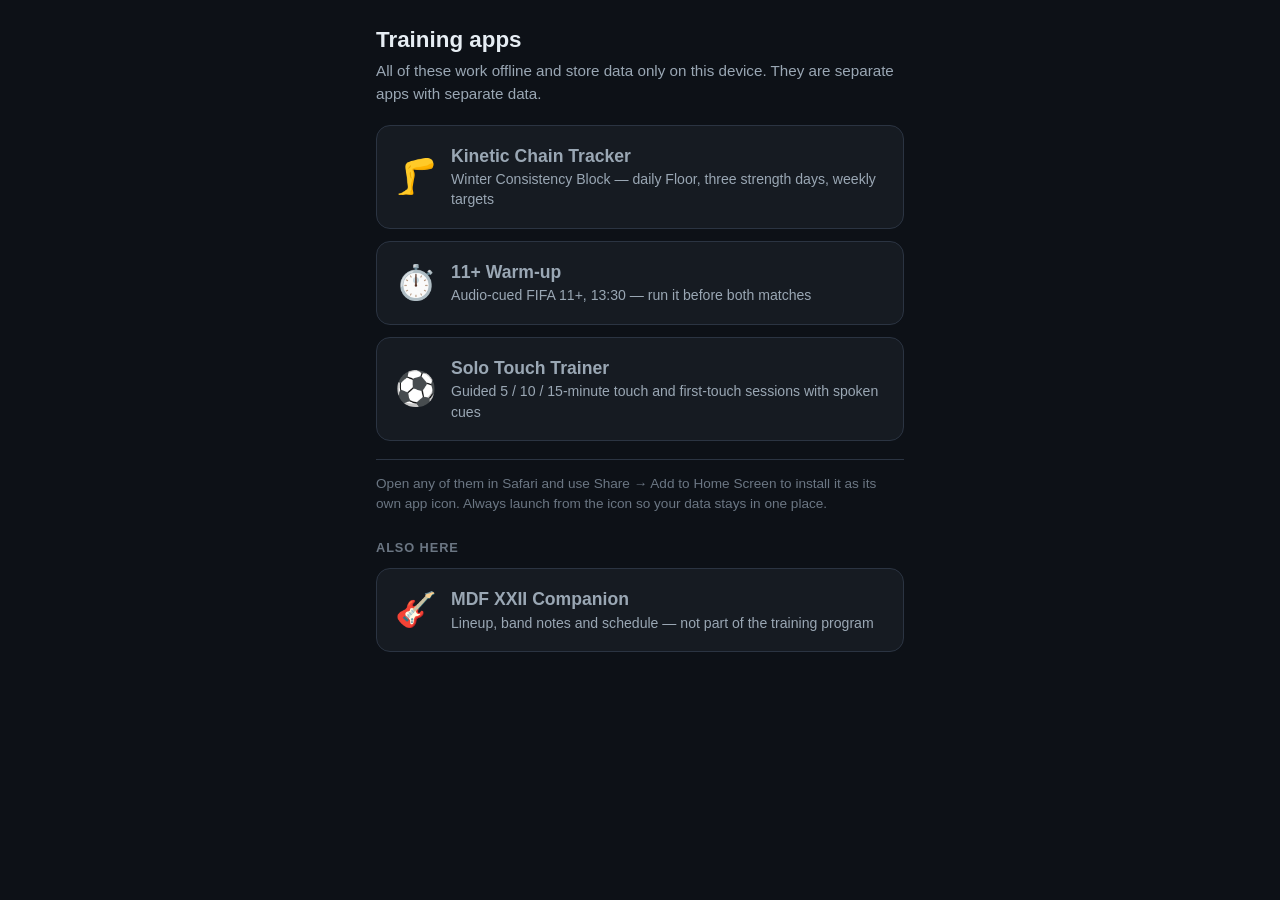
<file: index.html>
<!DOCTYPE html>
<html lang="en">
<head>
<meta charset="utf-8">
<meta name="viewport" content="width=device-width, initial-scale=1, viewport-fit=cover">
<meta name="theme-color" content="#0d1117">
<title>Training Apps</title>
<style>
*{box-sizing:border-box;-webkit-tap-highlight-color:transparent;}
body{margin:0;background:#0d1117;color:#e6edf3;font-size:17px;line-height:1.45;
  font-family:-apple-system,BlinkMacSystemFont,"Segoe UI",Roboto,Helvetica,Arial,sans-serif;}
.wrap{max-width:560px;margin:0 auto;padding:calc(24px + env(safe-area-inset-top)) 16px 24px;}
h1{font-size:1.4rem;margin:0 0 4px;}
p.sub{color:#9aa7b4;margin:0 0 20px;font-size:.95rem;}
a.app{display:flex;gap:14px;align-items:center;text-decoration:none;color:inherit;
  background:#161b22;border:1px solid #2b3442;border-radius:14px;padding:18px;margin-bottom:12px;}
a.app:active{filter:brightness(1.2);}
a.app .ico{font-size:2.1rem;line-height:1;}
a.app b{display:block;font-size:1.1rem;}
a.app span{color:#9aa7b4;font-size:.88rem;}
.tip{color:#6b7683;font-size:.85rem;margin-top:18px;border-top:1px solid #2b3442;padding-top:14px;}
h2.other{font-size:.8rem;text-transform:uppercase;letter-spacing:.07em;color:#6b7683;
  font-weight:600;margin:26px 0 10px;}
</style>
</head>
<body>
<div class="wrap">
  <h1>Training apps</h1>
  <p class="sub">All of these work offline and store data only on this device. They are separate apps with separate data.</p>

  <a class="app" href="tracker.html">
    <span class="ico">🦵</span>
    <span><b>Kinetic Chain Tracker</b>
    <span>Winter Consistency Block — daily Floor, three strength days, weekly targets</span></span>
  </a>

  <a class="app" href="warmup/">
    <span class="ico">⏱️</span>
    <span><b>11+ Warm-up</b>
    <span>Audio-cued FIFA 11+, 13:30 — run it before both matches</span></span>
  </a>

  <a class="app" href="touch/">
    <span class="ico">⚽</span>
    <span><b>Solo Touch Trainer</b>
    <span>Guided 5 / 10 / 15-minute touch and first-touch sessions with spoken cues</span></span>
  </a>

  <p class="tip">Open any of them in Safari and use Share → Add to Home Screen to install it as its own app icon. Always launch from the icon so your data stays in one place.</p>

  <h2 class="other">Also here</h2>
  <a class="app" href="mdf/">
    <span class="ico">🎸</span>
    <span><b>MDF XXII Companion</b>
    <span>Lineup, band notes and schedule — not part of the training program</span></span>
  </a>
</div>
</body>
</html>
</file>
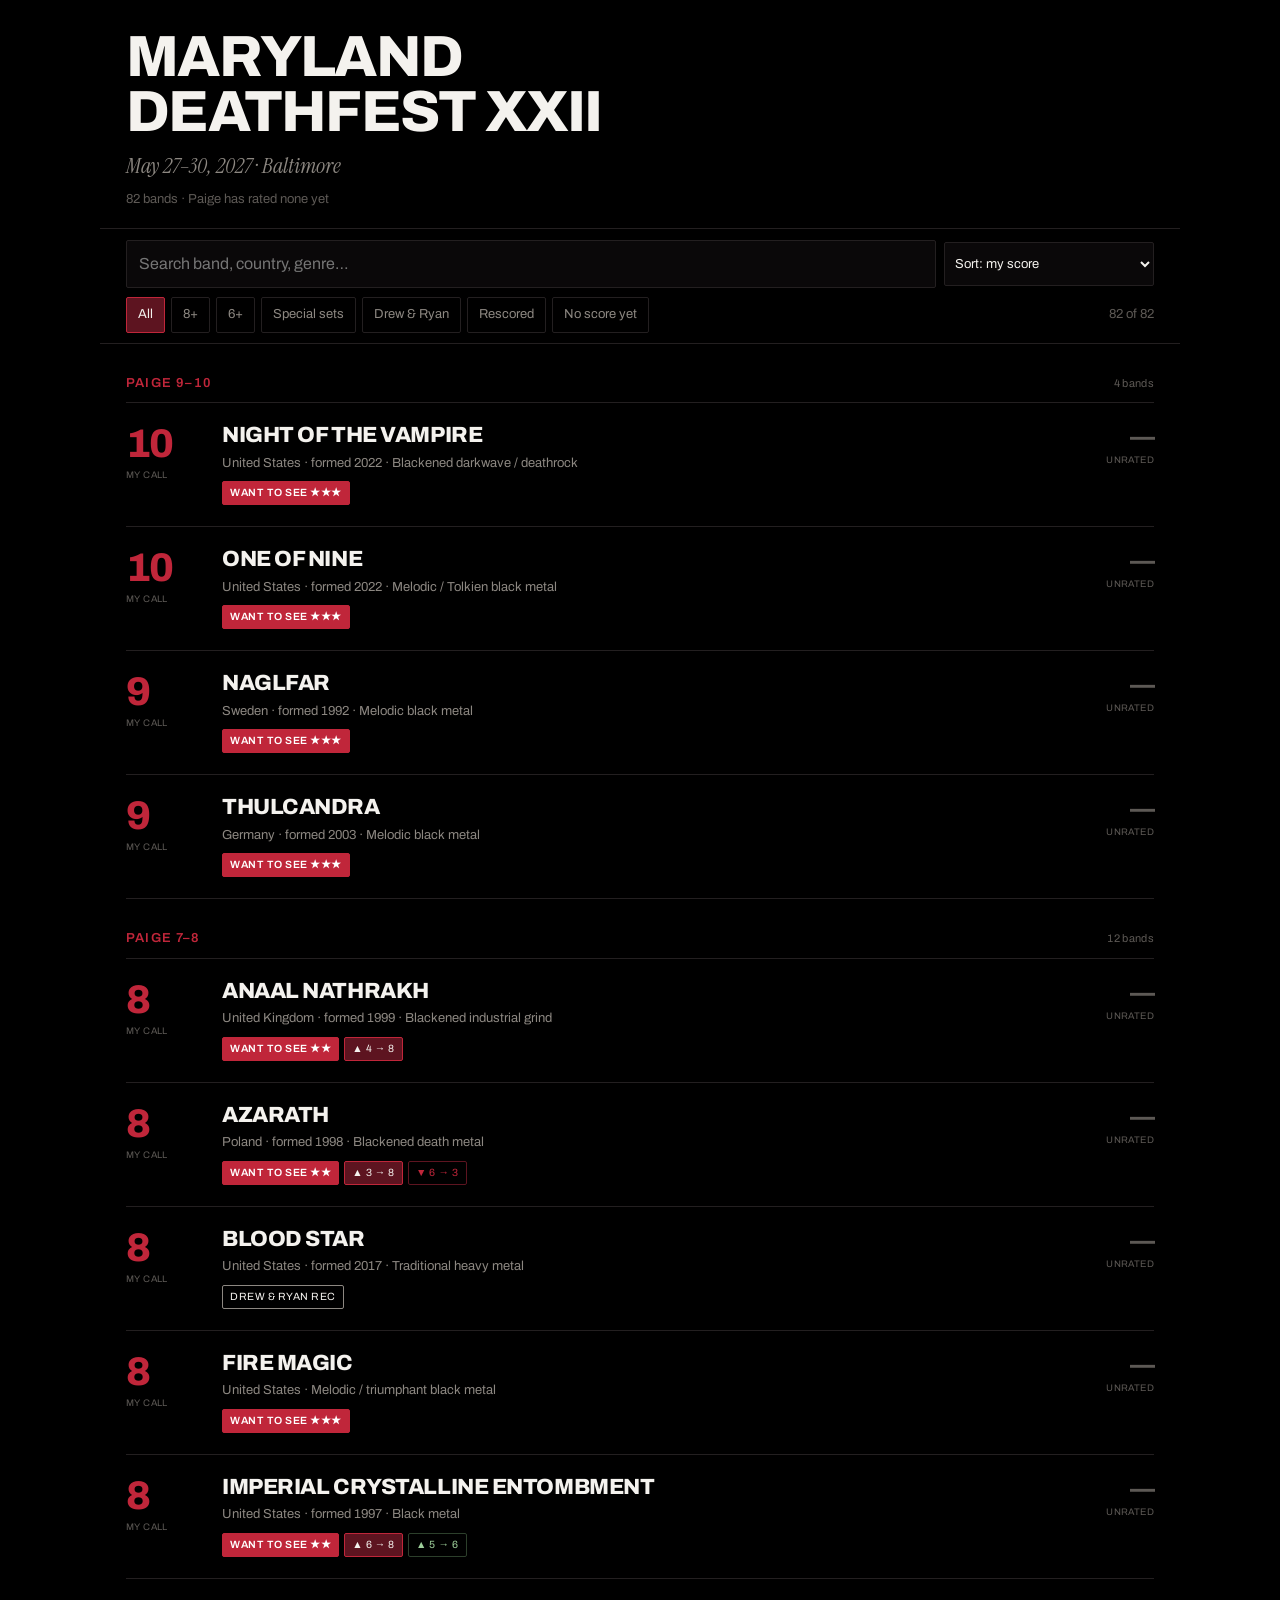
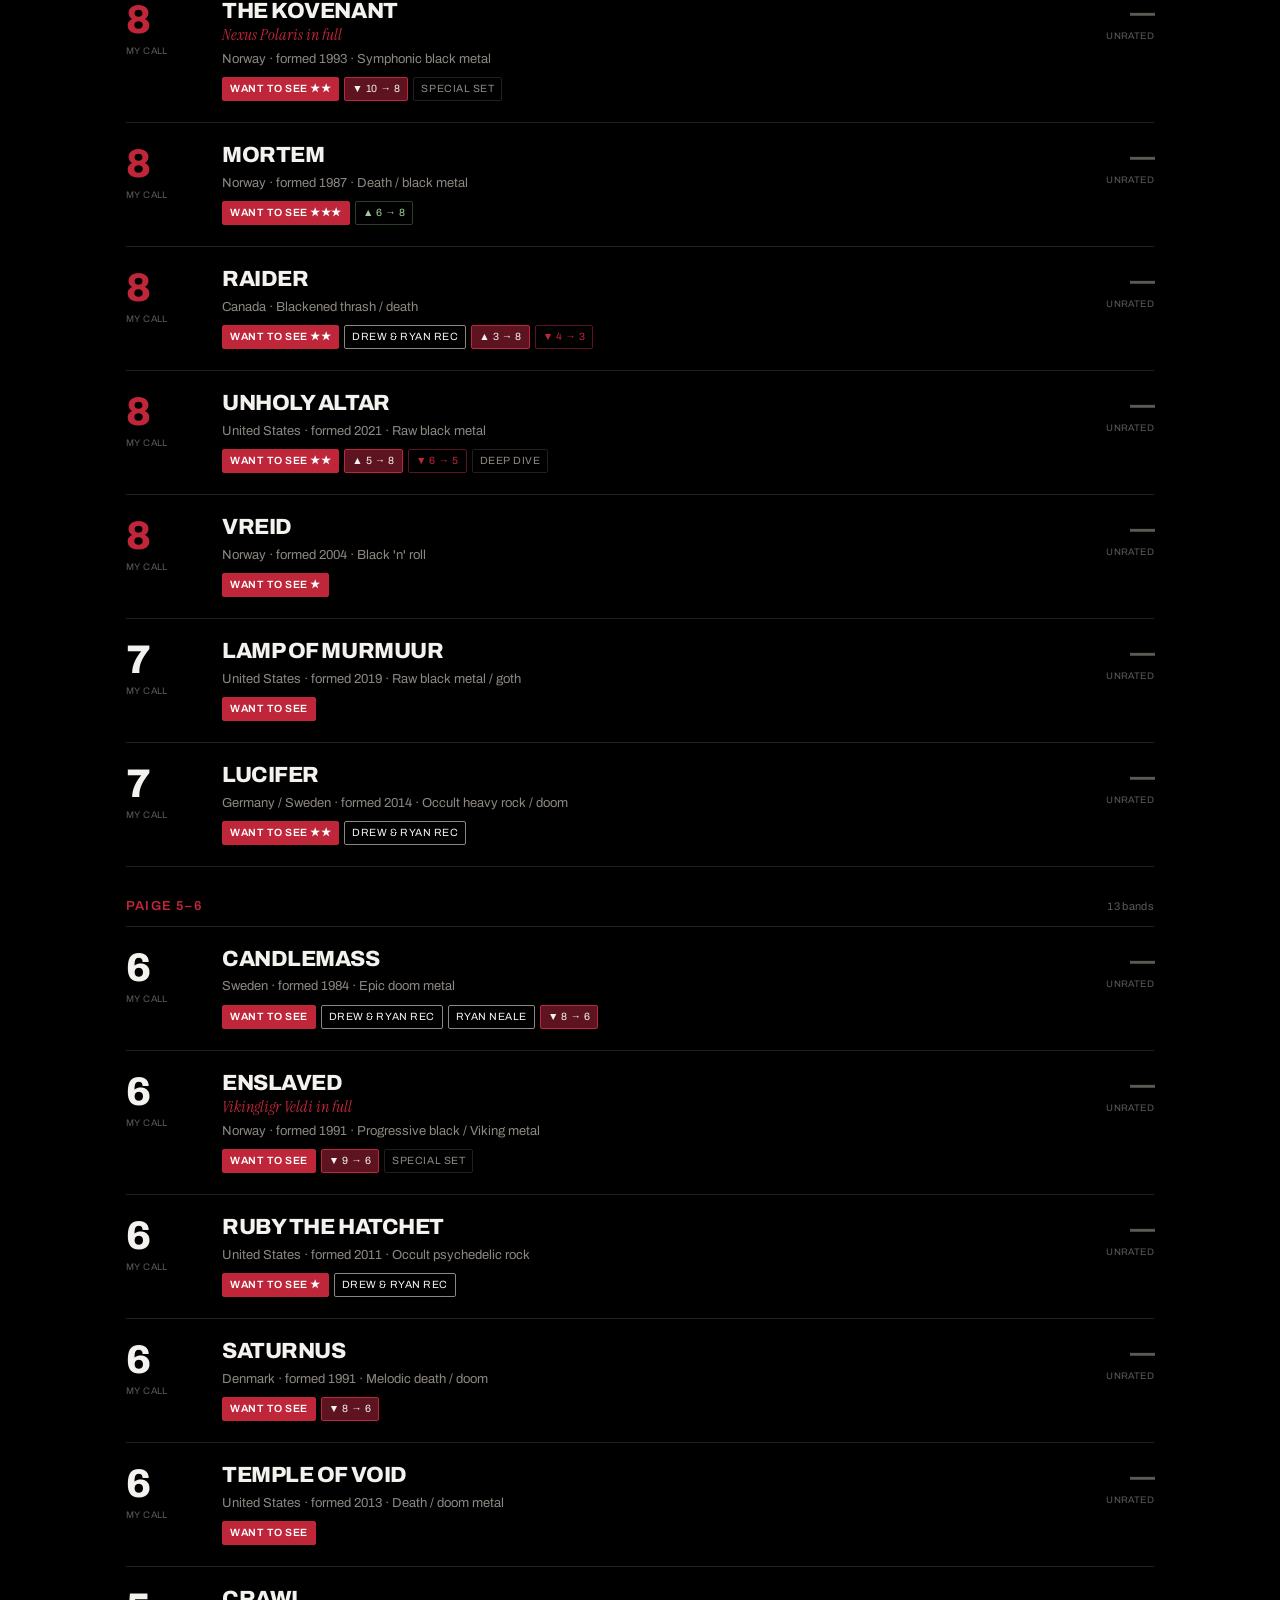
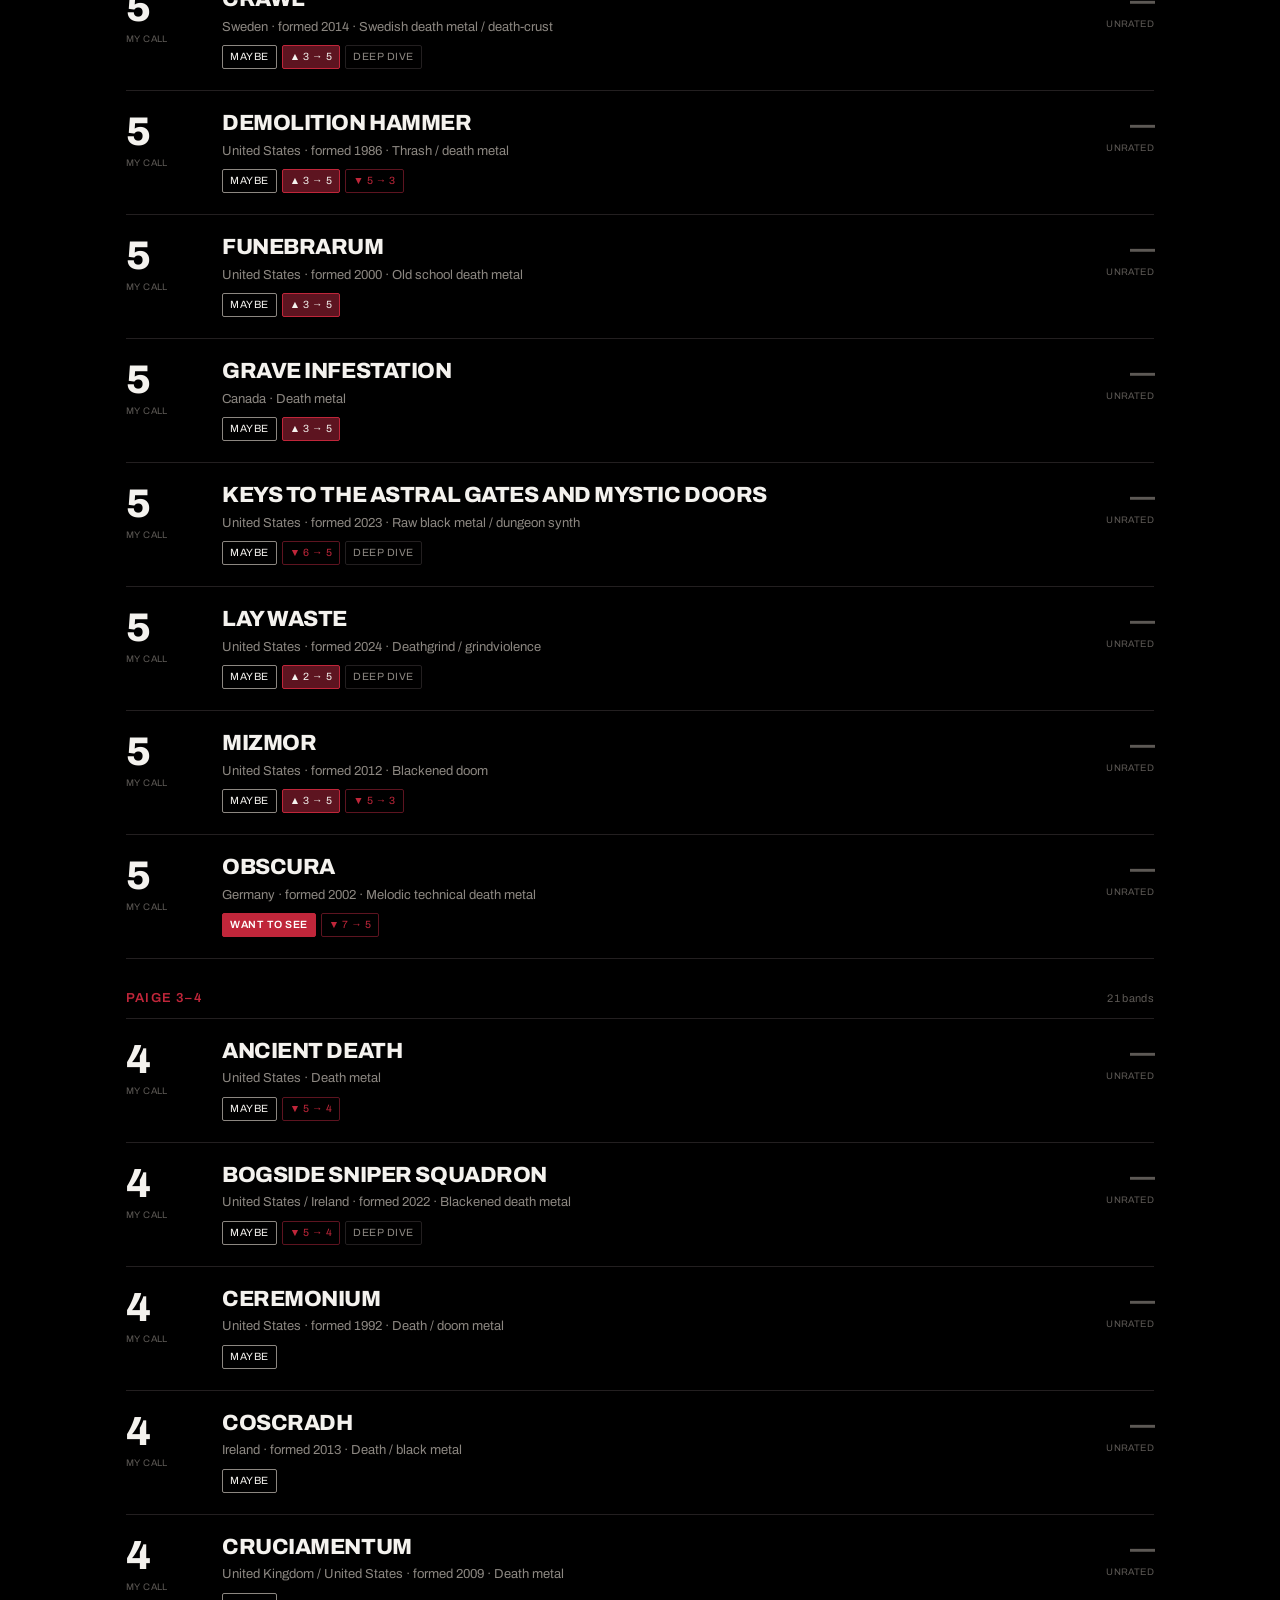
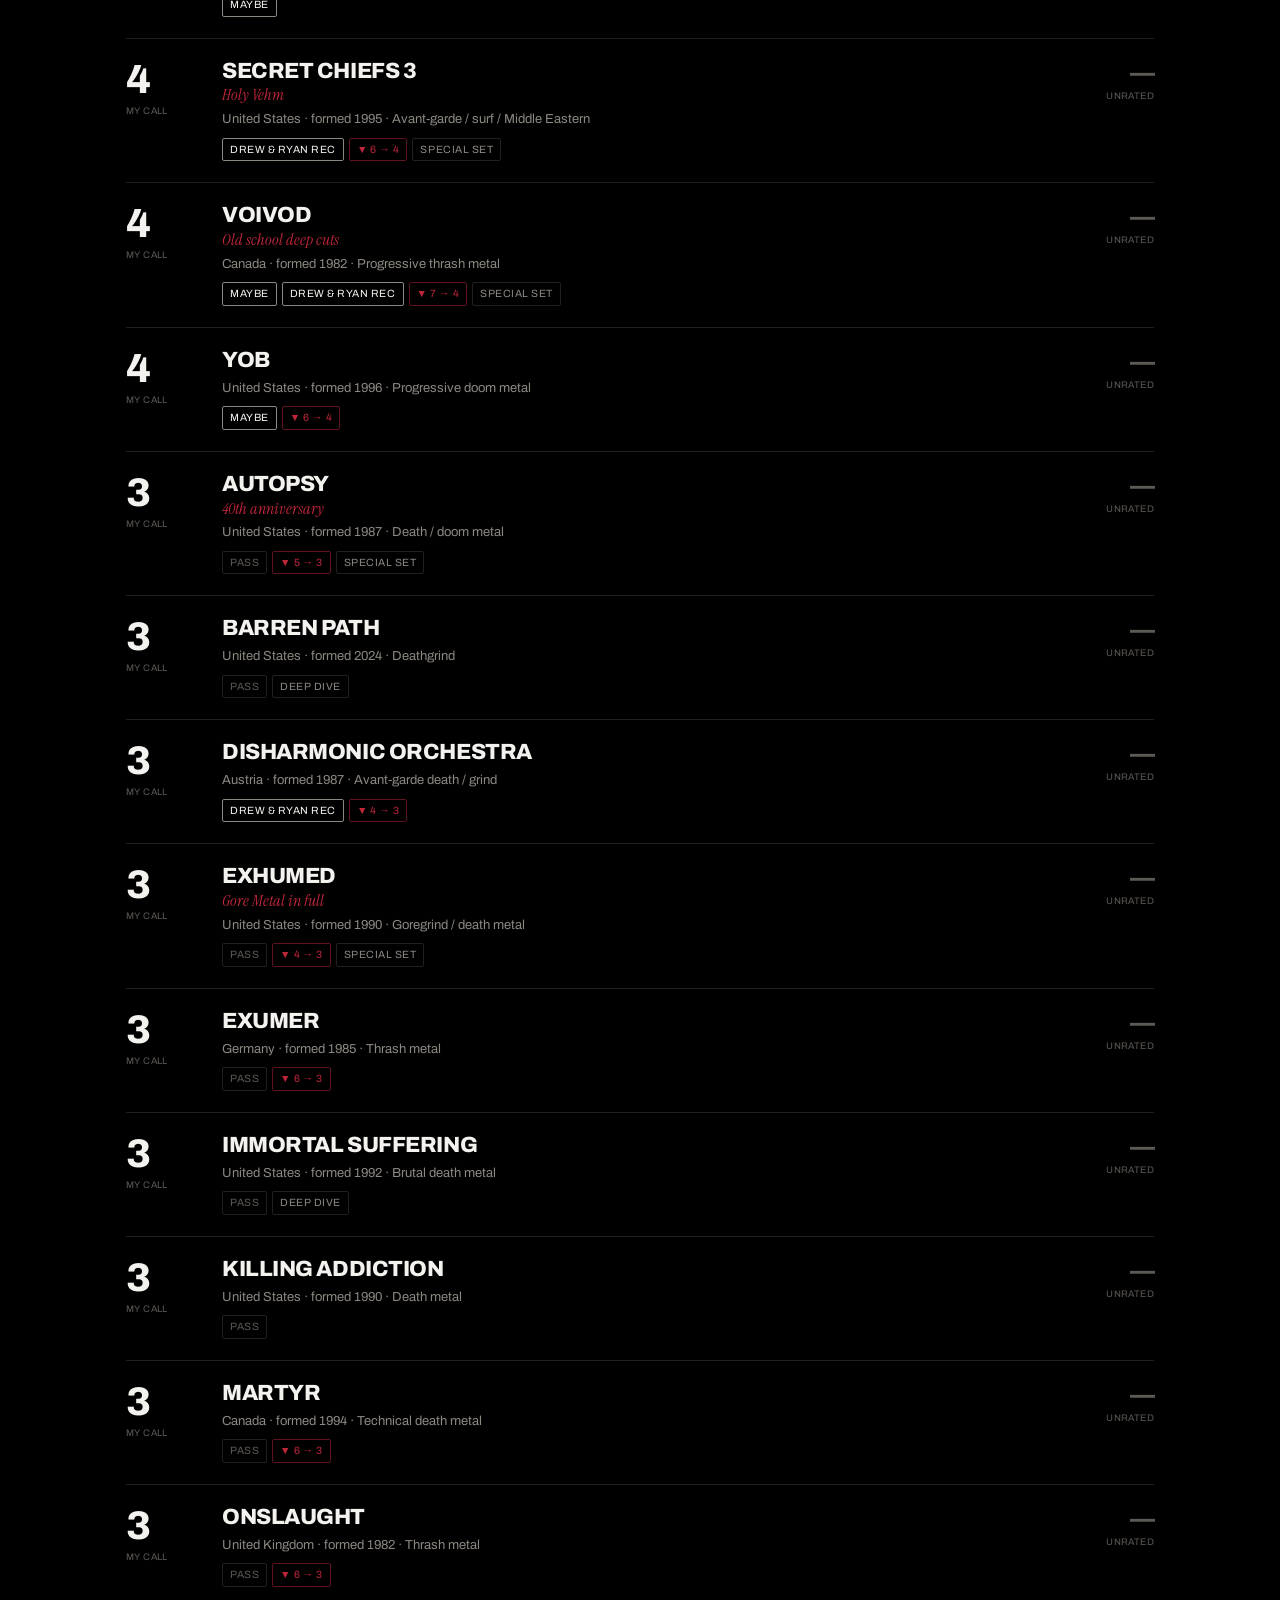
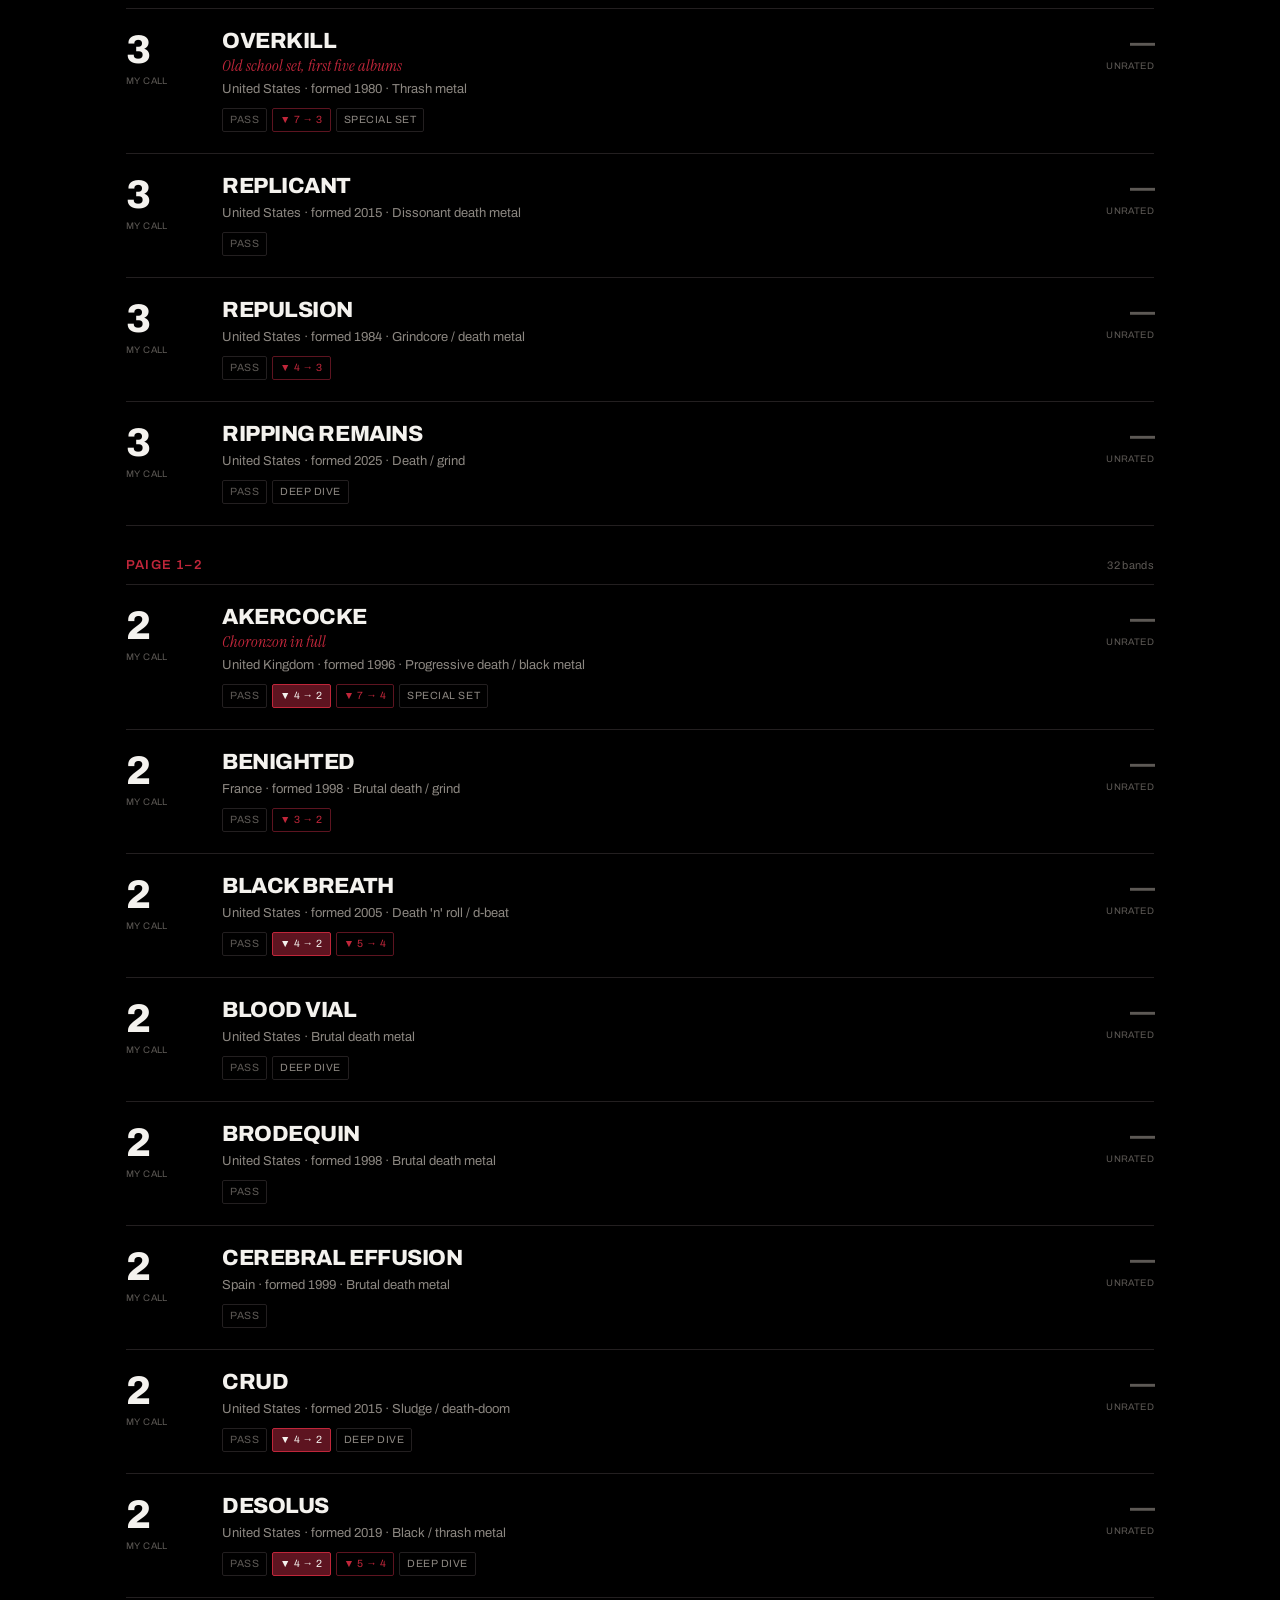
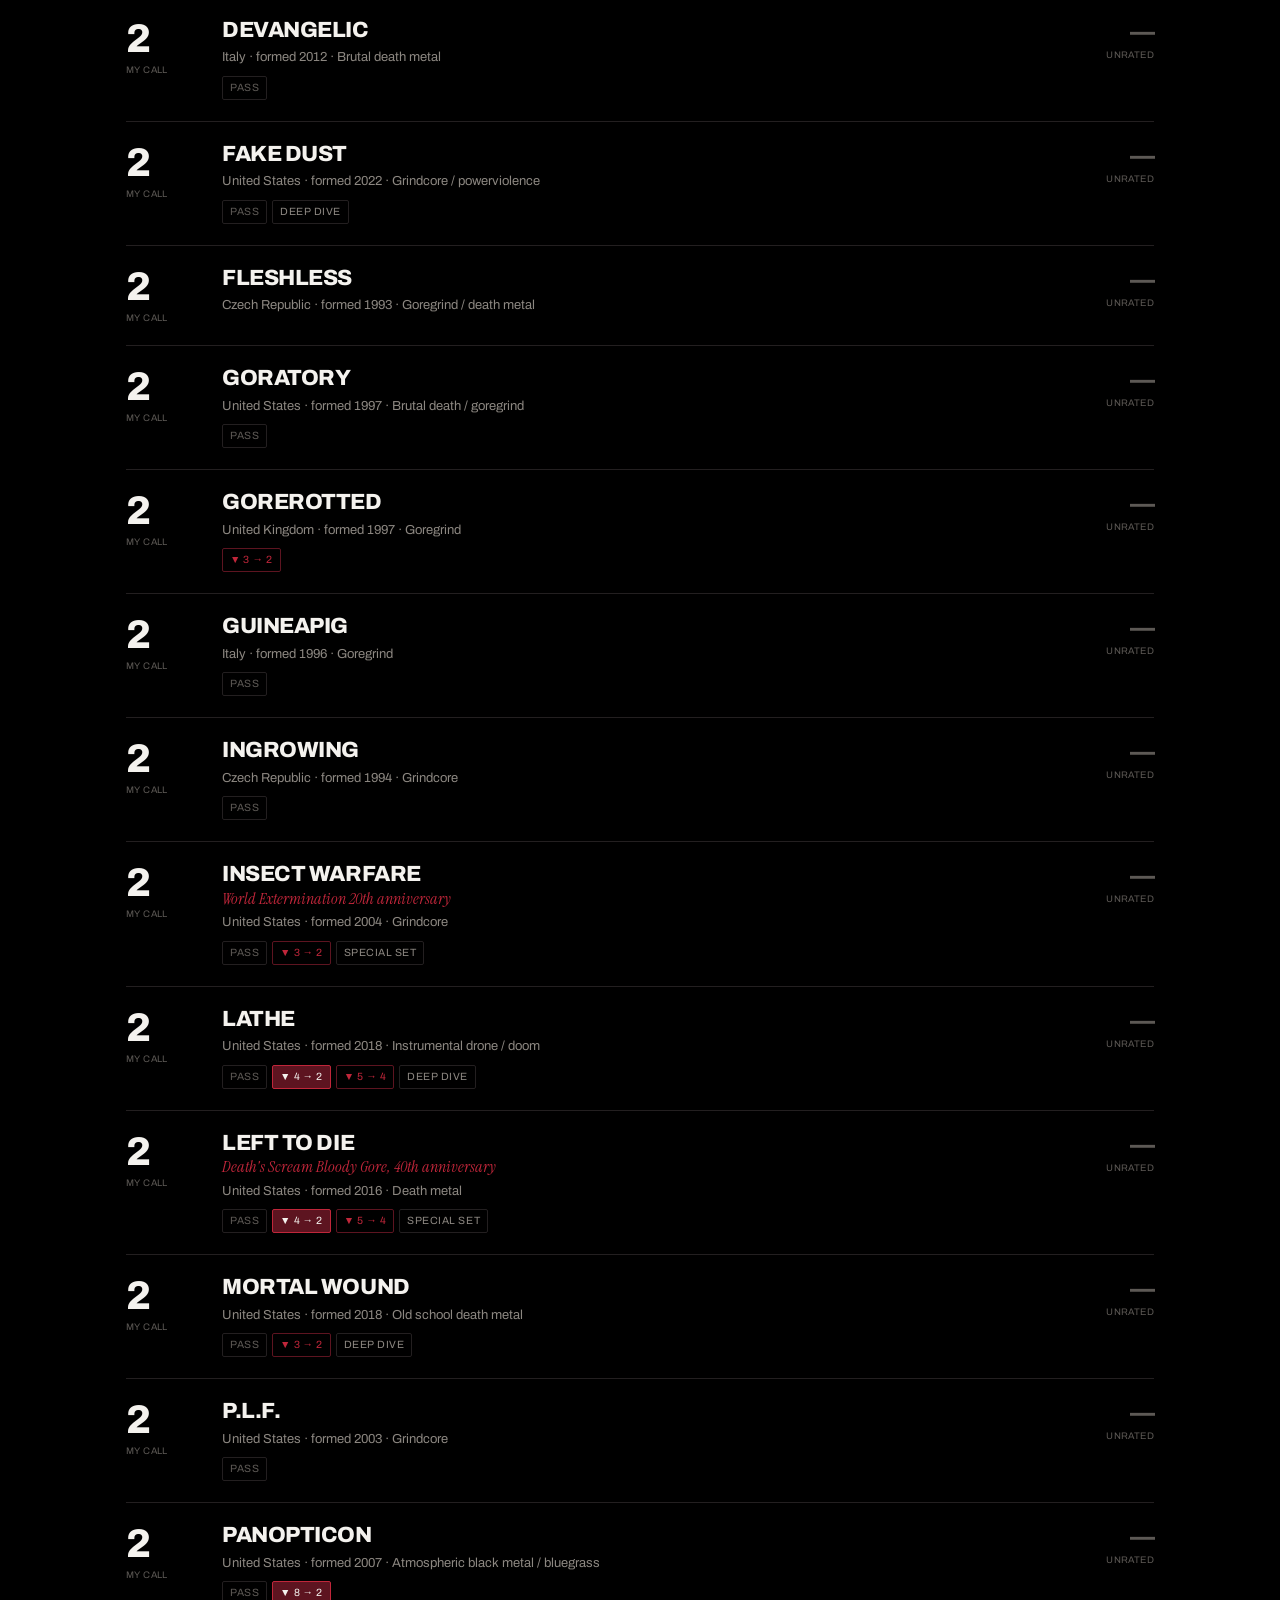
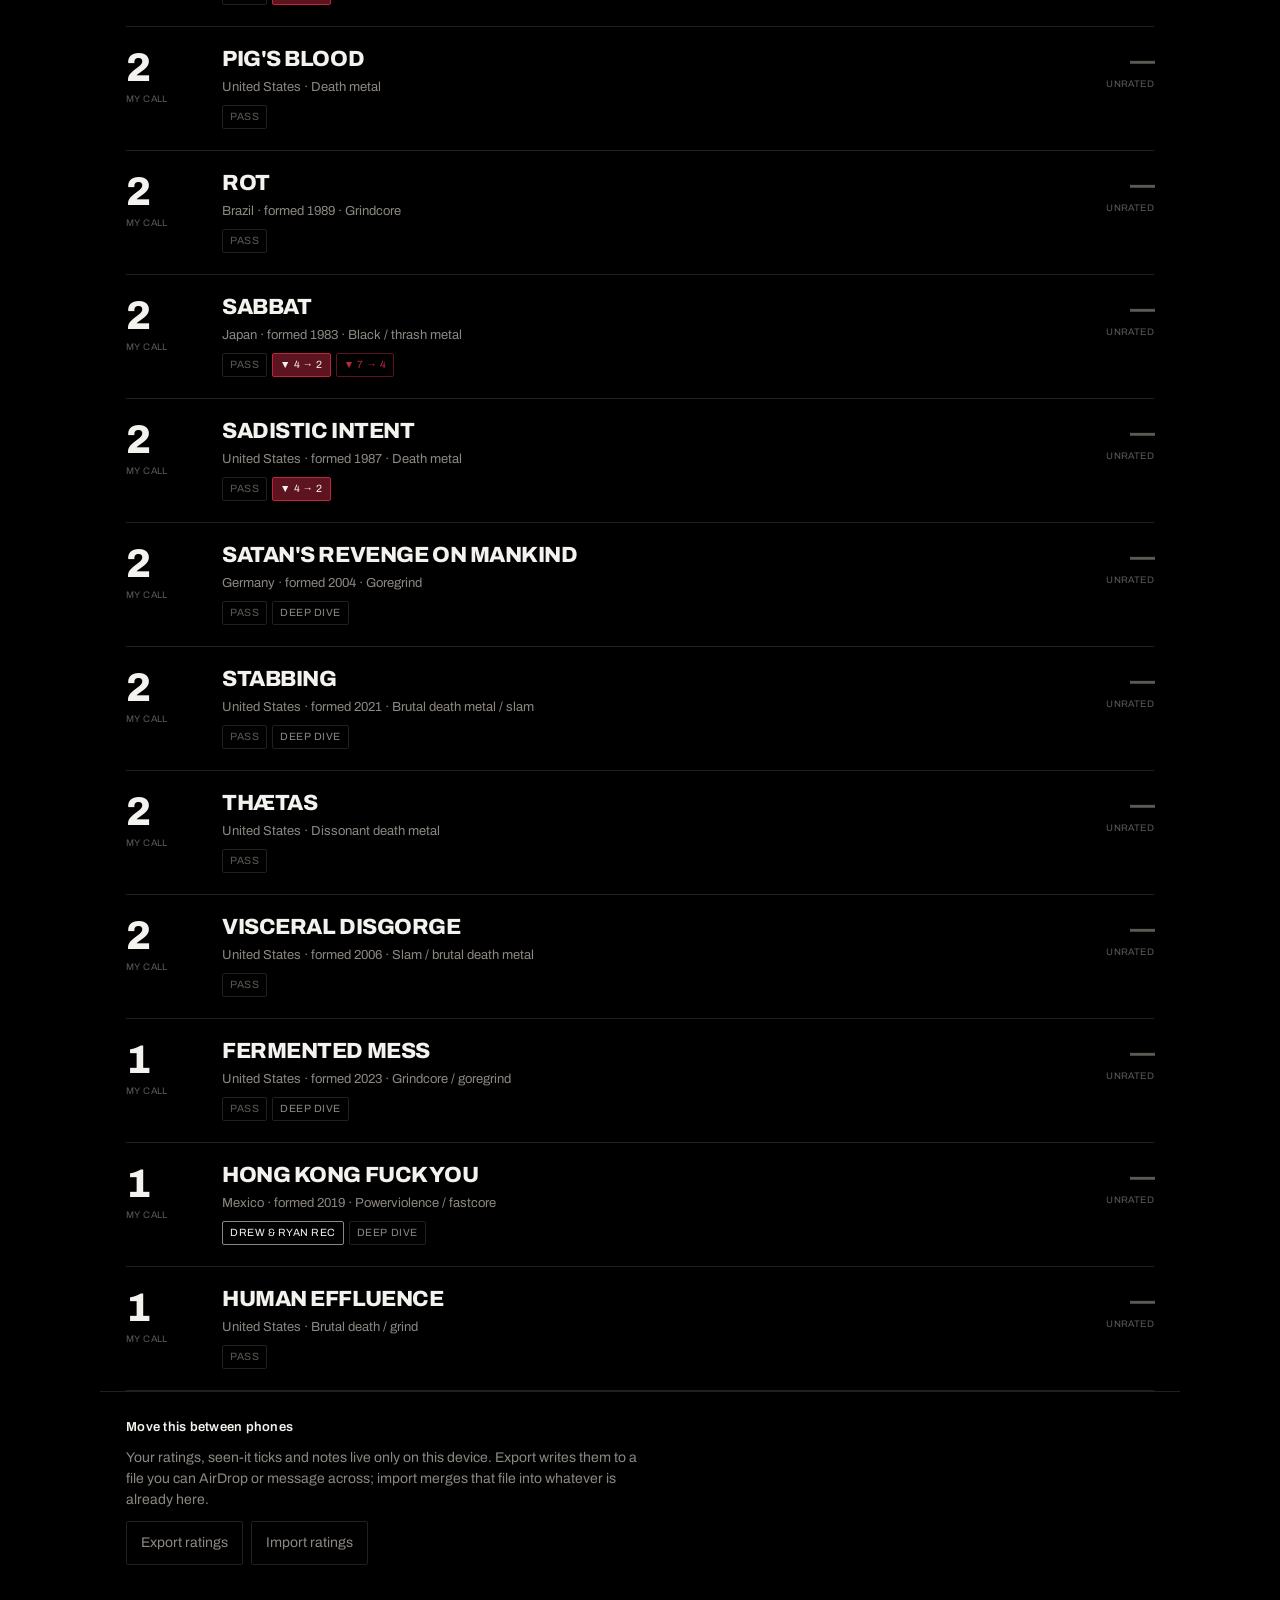
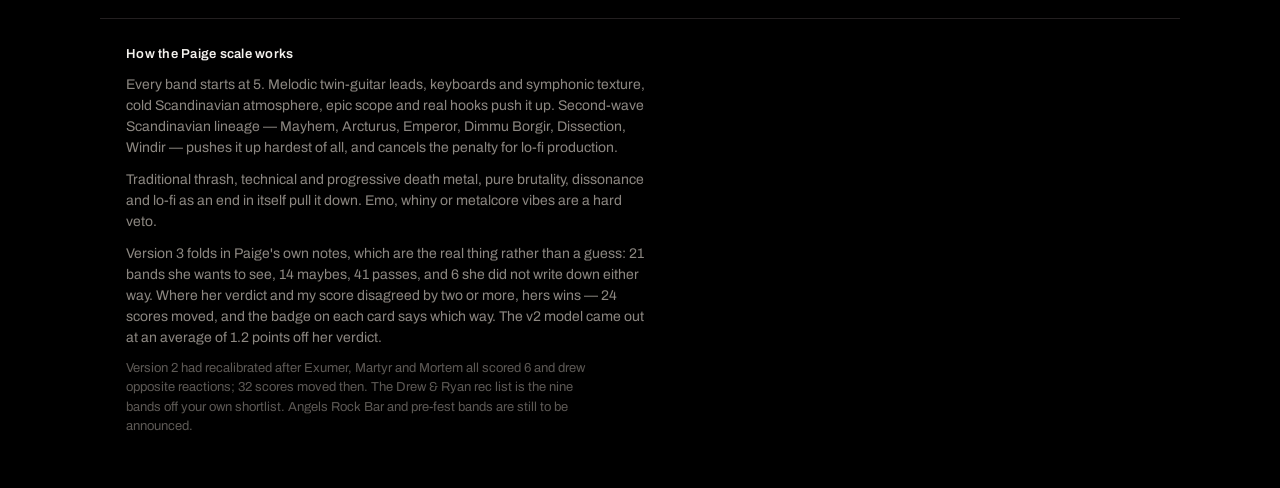
<file: mdf/index.html>
<!DOCTYPE html>
<html lang="en">
<head>
<meta charset="utf-8">
<meta name="viewport" content="width=device-width, initial-scale=1, viewport-fit=cover">
<meta name="color-scheme" content="dark">
<meta name="theme-color" content="#000000">
<title>MDF XXII</title>
<link rel="manifest" href="./manifest.webmanifest">
<link rel="icon" href="./icons/icon-192.png" type="image/png">
<link rel="apple-touch-icon" href="./icons/apple-touch-icon-180.png">
<meta name="apple-mobile-web-app-capable" content="yes">
<meta name="mobile-web-app-capable" content="yes">
<meta name="apple-mobile-web-app-title" content="MDF XXII">
<meta name="apple-mobile-web-app-status-bar-style" content="black-translucent">
<meta name="description" content="Maryland Deathfest XXII band guide with the Paige scale, offline.">
<link rel="stylesheet" href="./app.css">
</head>
<body>

<header class="masthead">
  <h1>Maryland<br>Deathfest XXII</h1>
  <p class="dates">May 27&ndash;30, 2027 &middot; Baltimore</p>
  <p class="tally" id="tally">Loading&hellip;</p>
</header>

<div class="controls">
  <div class="row">
    <input type="search" id="q" placeholder="Search band, country, genre&hellip;" aria-label="Search bands"
           autocomplete="off" autocorrect="off" autocapitalize="off" spellcheck="false">
    <select id="sort" aria-label="Sort the list">
      <option value="paige">Sort: my score</option>
      <option value="gap">Sort: disagreements</option>
      <option value="name">Sort: band A&ndash;Z</option>
      <option value="country">Sort: country A&ndash;Z</option>
      <option value="formed">Sort: year formed</option>
      <option value="verdict">Sort: verdict</option>
    </select>
  </div>
  <div class="chips" role="group" aria-label="Filters">
    <button class="chip" data-filter="all" aria-pressed="true">All</button>
    <button class="chip" data-filter="p8">8+</button>
    <button class="chip" data-filter="p6">6+</button>
    <button class="chip" data-filter="sets">Special sets</button>
    <button class="chip" data-filter="rec">Drew &amp; Ryan</button>
    <button class="chip" data-filter="moved">Rescored</button>
    <button class="chip" data-filter="unrated">No score yet</button>
    <span class="count" id="count"></span>
  </div>
</div>

<main id="list" aria-live="polite"></main>

<section class="panel" id="tools">
  <h2>Move this between phones</h2>
  <p>Your ratings, seen-it ticks and notes live only on this device. Export writes them to a file you can
    AirDrop or message across; import merges that file into whatever is already here.</p>
  <div class="toolrow">
    <button id="export" class="btn">Export ratings</button>
    <button id="import" class="btn">Import ratings</button>
    <input type="file" id="importFile" accept="application/json,.json" hidden>
  </div>
  <p class="status" id="toolStatus" role="status"></p>
</section>

<footer>
  <h2>How the Paige scale works</h2>
  <p>Every band starts at 5. Melodic twin-guitar leads, keyboards and symphonic texture, cold Scandinavian
    atmosphere, epic scope and real hooks push it up. Second-wave Scandinavian lineage &mdash; Mayhem, Arcturus,
    Emperor, Dimmu Borgir, Dissection, Windir &mdash; pushes it up hardest of all, and cancels the penalty for
    lo-fi production.</p>
  <p>Traditional thrash, technical and progressive death metal, pure brutality, dissonance and lo-fi as an end
    in itself pull it down. Emo, whiny or metalcore vibes are a hard veto.</p>
  <p>Version 3 folds in Paige's own notes, which are the real thing rather than a guess: 21 bands she wants
    to see, 14 maybes, 41 passes, and 6 she did not write down either way. Where her verdict and my score
    disagreed by two or more, hers wins &mdash; 24 scores moved, and the badge on each card says which way.
    The v2 model came out at an average of 1.2 points off her verdict.</p>
  <p class="fine">Version 2 had recalibrated after Exumer, Martyr and Mortem all scored 6 and drew opposite
    reactions; 32 scores moved then. The Drew &amp; Ryan rec list is the nine bands off your own shortlist.
    Angels Rock Bar and pre-fest bands are still to be announced.</p>
</footer>

<script src="./app.js"></script>
</body>
</html>
</file>
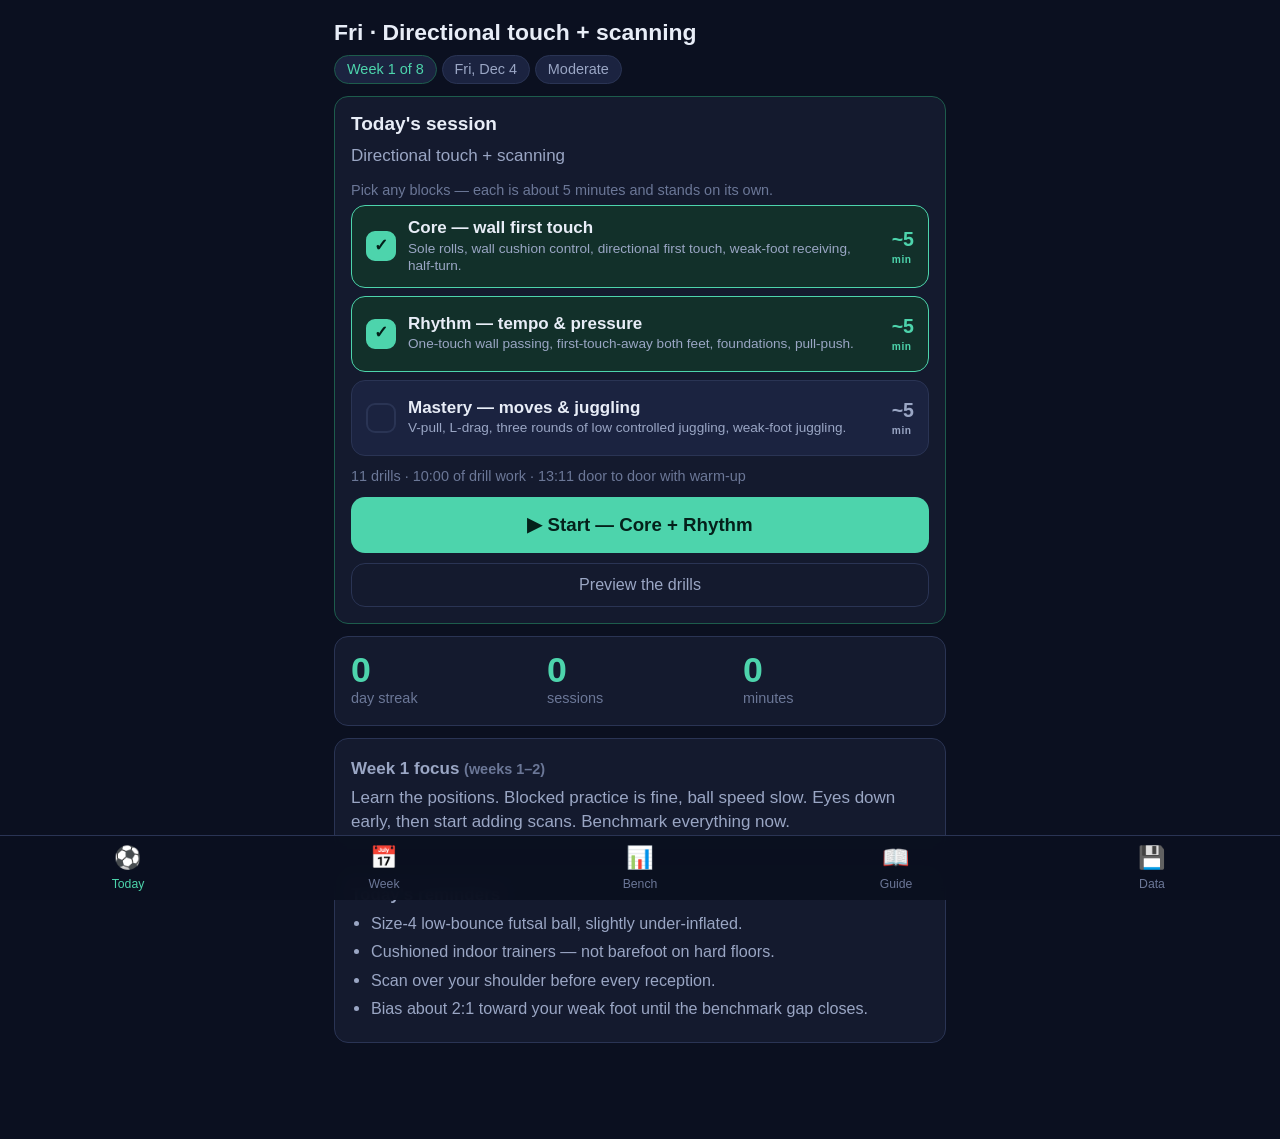
<file: touch/index.html>
<!DOCTYPE html>
<html lang="en">
<head>
<meta charset="utf-8">
<meta name="viewport" content="width=device-width, initial-scale=1, viewport-fit=cover">
<meta name="theme-color" content="#0b1020">
<link rel="manifest" href="manifest.webmanifest">
<link rel="apple-touch-icon" href="icon-180.png">
<meta name="apple-mobile-web-app-capable" content="yes">
<meta name="apple-mobile-web-app-status-bar-style" content="black-translucent">
<meta name="apple-mobile-web-app-title" content="Touch Trainer">
<title>Solo Touch Trainer</title>
<style>
:root{
  --bg:#0b1020; --panel:#141a2e; --panel2:#1b2340; --line:#2a3454;
  --text:#e8edf7; --dim:#9aa6c4; --faint:#6b7797;
  --accent:#4dd4ac; --accent-dim:#1d5c4c; --blue:#6aa9ff; --amber:#f0c05a; --red:#f4776b;
  --radius:14px;
}
*{box-sizing:border-box; -webkit-tap-highlight-color:transparent;}
html,body{margin:0;padding:0;background:var(--bg);color:var(--text);
  font-family:-apple-system,BlinkMacSystemFont,"Segoe UI",Roboto,Helvetica,Arial,sans-serif;
  font-size:17px; line-height:1.45; min-height:100%;}
body{padding-bottom:calc(76px + env(safe-area-inset-bottom));}
h1,h2,h3{margin:.2em 0 .4em; line-height:1.2;}
h1{font-size:1.35rem;} h2{font-size:1.12rem;} h3{font-size:1rem;color:var(--dim);}
button{font:inherit; cursor:pointer; border:none; border-radius:var(--radius);
  background:var(--panel2); color:var(--text); padding:14px 18px; min-height:56px;}
button:active{transform:scale(.985); filter:brightness(1.15);}
button.primary{background:var(--accent); color:#04201a; font-weight:700; font-size:1.1rem;}
button.warn{background:var(--red); color:#200603; font-weight:700;}
button.ghost{background:transparent; border:1px solid var(--line); color:var(--dim);}
button.small{min-height:44px; padding:8px 14px; font-size:.95rem;}
button:disabled{opacity:.4;}
input,select,textarea{font:inherit; background:var(--panel2); color:var(--text);
  border:1px solid var(--line); border-radius:10px; padding:12px; min-height:52px; width:100%;}
input[type=number]{font-size:1.5rem; text-align:center; font-variant-numeric:tabular-nums;}
label{display:block; font-size:.9rem; color:var(--dim); margin:10px 0 4px;}
.wrap{max-width:640px; margin:0 auto; padding:calc(14px + env(safe-area-inset-top)) 14px 8px;}
.card{background:var(--panel); border:1px solid var(--line); border-radius:var(--radius);
  padding:16px; margin-bottom:12px;}
.card.accent{border-color:var(--accent-dim);}
.banner{border-radius:var(--radius); padding:12px 14px; margin-bottom:12px; font-size:.95rem;
  display:flex; gap:10px; align-items:flex-start;}
.banner.amber{background:#2e2610; border:1px solid #5f4c1b; color:#efd8a0;}
.banner.green{background:#0e2a22; border:1px solid var(--accent-dim); color:#a6e7d3;}
.banner.blue{background:#101d33; border:1px solid #274975; color:#accdf7;}
.banner button{min-height:40px; padding:6px 12px; font-size:.9rem; flex-shrink:0;}
.row{display:flex; gap:10px;} .row>*{flex:1;}
.chip{display:inline-block; background:var(--panel2); border:1px solid var(--line);
  border-radius:999px; padding:3px 12px; font-size:.85rem; color:var(--dim);}
.chip.green{color:var(--accent); border-color:var(--accent-dim);}
.chip.amber{color:var(--amber); border-color:#5f4c1b;}
.chip.blue{color:var(--blue); border-color:#274975;}
.dim{color:var(--dim);} .faint{color:var(--faint); font-size:.85rem;}
.big-btn{width:100%; margin-top:10px;}
.nav{position:fixed; bottom:0; left:0; right:0; background:rgba(11,16,32,.96);
  border-top:1px solid var(--line); display:flex; z-index:50;
  padding-bottom:env(safe-area-inset-bottom); backdrop-filter:blur(8px);}
.nav button{flex:1; background:none; border-radius:0; min-height:64px; color:var(--faint);
  font-size:.72rem; display:flex; flex-direction:column; gap:2px; align-items:center; justify-content:center; padding:6px 2px;}
.nav button .ico{font-size:1.3rem;}
.nav button.active{color:var(--accent);}
table{width:100%; border-collapse:collapse; font-size:.92rem; margin:8px 0;}
th,td{text-align:left; padding:7px 8px; border-bottom:1px solid var(--line); vertical-align:top;}
th{color:var(--dim); font-weight:600; font-size:.8rem; text-transform:uppercase; letter-spacing:.04em;}
td.num,th.num{text-align:right; font-variant-numeric:tabular-nums;}
.tablewrap{overflow-x:auto;}
.blockpick{display:flex; flex-direction:column; gap:8px; margin-top:4px;}
.blockpick button{width:100%; display:flex; align-items:center; gap:12px; text-align:left;
  border:1px solid var(--line); background:var(--panel2); padding:12px 14px; min-height:76px;}
.blockpick button.sel{border-color:var(--accent); background:#12302a;}
.blockpick .bp-box{width:30px; height:30px; flex-shrink:0; border-radius:9px;
  border:2px solid var(--line); display:flex; align-items:center; justify-content:center;
  font-size:1rem; font-weight:800; color:#04201a;}
.blockpick button.sel .bp-box{background:var(--accent); border-color:var(--accent);}
.blockpick .bp-body{flex:1; min-width:0;}
.blockpick .bp-body b{display:block; font-size:1rem; line-height:1.2;}
.blockpick .bp-blurb{display:block; color:var(--dim); font-size:.8rem; font-weight:400; line-height:1.25; margin-top:2px;}
.blockpick .bp-min{flex-shrink:0; font-weight:800; font-size:1.15rem; color:var(--dim);}
.blockpick button.sel .bp-min{color:var(--accent);}
.blockpick .bp-min small{display:block; font-size:.6rem; font-weight:600; letter-spacing:.06em;}
/* session player */
#player{position:fixed; inset:0; background:var(--bg); z-index:100; overflow-y:auto; display:none;}
#player.open{display:block;}
.pl{max-width:640px; margin:0 auto; min-height:100vh;
  padding:calc(14px + env(safe-area-inset-top)) 14px calc(14px + env(safe-area-inset-bottom));
  display:flex; flex-direction:column;}
.pl-top{display:flex; justify-content:space-between; align-items:center; gap:8px;}
.pl-block{color:var(--accent); font-size:.85rem; font-weight:700; text-transform:uppercase; letter-spacing:.08em;}
.pl-name{font-size:1.75rem; font-weight:800; line-height:1.12; margin:12px 0 4px;}
.pl-seg{color:var(--blue); font-size:1.02rem; font-weight:600;}
.pl-cue{color:var(--dim); font-size:1.02rem; margin-top:8px;}
.bigtime{font-size:clamp(92px, 32vw, 210px); font-weight:800; text-align:center;
  font-variant-numeric:tabular-nums; line-height:1; margin:12px 0 4px; letter-spacing:-.02em;}
.bigtime.warn3{color:var(--amber);} .bigtime.resting{color:var(--blue);} .bigtime.trans{color:var(--amber);}
.pbar{height:6px; border-radius:3px; background:var(--panel2); overflow:hidden; margin:4px 0 8px;}
.pbar>div{height:100%; background:var(--accent); transition:width .25s linear;}
.pbar.total>div{background:var(--blue);}
.nextup{background:var(--panel); border:1px solid var(--line); border-radius:var(--radius);
  padding:12px 14px; margin-top:auto; font-size:.98rem;}
.nextup .nu-label{color:var(--faint); font-size:.75rem; text-transform:uppercase; letter-spacing:.06em;}
.controls{display:grid; grid-template-columns:1fr 1fr 1fr 1fr; gap:8px; margin-top:12px;}
.controls button{min-height:64px; font-size:.98rem; font-weight:600;}
.controls .pausebtn{background:var(--accent); color:#04201a;}
.footchip{display:inline-block; padding:2px 10px; border-radius:999px; font-size:.8rem; font-weight:700;
  background:#3a2a10; color:var(--amber); border:1px solid #5f4c1b; margin-left:8px; vertical-align:middle;}
.modal-back{position:fixed; inset:0; background:rgba(0,0,0,.68); z-index:200; display:flex;
  align-items:center; justify-content:center; overflow-y:auto;
  padding:calc(18px + env(safe-area-inset-top)) 18px 18px;}
.modal{background:var(--panel); border:1px solid var(--line); border-radius:var(--radius);
  padding:20px; max-width:440px; width:100%;}
.yn{display:flex; gap:12px; margin-top:14px;}
.yn button{flex:1; min-height:66px; font-size:1.1rem; font-weight:700;}
.steplist{max-height:60vh; overflow-y:auto; margin:8px 0;}
.sl-row{padding:9px 6px; border-bottom:1px solid var(--line); font-size:.94rem;}
.sl-row.cur{color:var(--accent); font-weight:700;}
.sl-row.done{color:var(--faint);}
.steplist h3{margin:12px 0 4px; color:var(--blue);}
.weekrow{display:flex; gap:10px; align-items:center; padding:11px 6px; border-bottom:1px solid var(--line);}
.weekrow.today{background:#10241f; border-radius:10px; border-bottom-color:transparent;}
.weekrow .wd{width:42px; flex-shrink:0; font-weight:700;}
.weekrow .wd small{display:block; color:var(--faint); font-weight:400; font-size:.75rem;}
.weekrow .wb{flex:1; min-width:0; font-size:.92rem;}
.dot{width:10px; height:10px; border-radius:50%; display:inline-block; background:var(--line); flex-shrink:0;}
.dot.on{background:var(--accent);} .dot.miss{background:#3a2320;}
.statbig{font-size:2.1rem; font-weight:800; color:var(--accent); line-height:1;}
.grid2{display:grid; grid-template-columns:1fr 1fr; gap:10px;}
svg.spark{width:100%; height:auto; display:block;}
ul.tight{margin:6px 0; padding-left:20px;} ul.tight li{margin:5px 0;}
.roi td:first-child{font-weight:700; color:var(--accent); text-align:center; width:28px;}
details{border:1px solid var(--line); border-radius:10px; padding:10px 12px; margin:8px 0; background:var(--panel2);}
summary{cursor:pointer; font-weight:600; min-height:32px;}
details[open] summary{margin-bottom:6px;}
</style>
</head>
<body>
<div id="app" class="wrap"></div>
<div id="player"></div>
<div id="modalhost"></div>
<nav class="nav" id="nav">
  <button data-v="today"><span class="ico">⚽</span>Today</button>
  <button data-v="week"><span class="ico">📅</span>Week</button>
  <button data-v="bench"><span class="ico">📊</span>Bench</button>
  <button data-v="guide"><span class="ico">📖</span>Guide</button>
  <button data-v="data"><span class="ico">💾</span>Data</button>
</nav>

<script>
"use strict";
/* =====================================================================
   Solo Touch Trainer — Daily Solo Indoor Touch-and-Control Program
   5 / 10 / 15-minute stackable sets. Standalone, offline, localStorage.
   ===================================================================== */

const PROGRAM = {
  title: "Daily Solo Indoor Touch-and-Control Program",
  phaseWeeks: 8,
  warmup: [
    { name:"Ankle circles",        dur:20, cue:"Ten each way, slow and full." },
    { name:"Slow calf raises",     dur:25, cue:"Twelve to fifteen. Lower slowly." },
    { name:"Leg swings",           dur:20, cue:"Or walking lunge with a reach." },
    { name:"Single-leg line taps", dur:15, cue:"Light and quick, both feet." }
  ],
  // Three independent ~5-minute blocks. Run any one, any two, or all three.
  // Listed in ROI order — the core block is the one that earns its place first.
  blocks: [
    { id:"core", name:"Core — wall first touch", short:"Core", mins:5, roi:"Highest ROI",
      blurb:"Sole rolls, wall cushion control, directional first touch, weak-foot receiving, half-turn.",
      note:"Highest ROI. Stand 2–3 m from the wall. Keep wall contact light and quiet.",
      steps: [
        { name:"Sole rolls / roll-and-push", dur:30, tag:"feel",
          cue:"Ball rolling left and right under the sole.",
          detail:"30 sec continuous. Head up for the last 10 seconds.",
          mid:[{ at:20, say:"Head up." }] },
        { name:"Wall 2-touch cushion control", dur:90, tag:"wall",
          cue:"Withdraw the foot on contact. First touch out of your feet.",
          detail:"~1.5 sec per rep cycle, alternating feet. Roughly 35–45 reps.",
          mid:[{ at:45, say:"Favour your weak foot from here." }] },
        { name:"Wall directional first touch", dur:60, tag:"wall",
          cue:"Push the ball half a yard into space. Scan before every reception.",
          detail:"Touch into space to one side and pass, then the other. ~20 reps.",
          mid:[{ at:30, say:"Switch. Touch into space the other way." }] },
        { name:"Weak-foot wall receive and pass", dur:90, tag:"wall", foot:"Weak foot",
          cue:"Weak foot only. Slow and clean — accuracy over pace.",
          detail:"Roughly 30 reps, weak foot only." },
        { name:"Half-turn receive, open body", dur:30, tag:"wall",
          cue:"Receive on the far foot. Hips open before the ball arrives.",
          detail:"Receive side-on and turn to play forward." }
      ]
    },
    { id:"rhythm", name:"Rhythm — tempo & pressure", short:"Rhythm", mins:5, roi:"High",
      blurb:"One-touch wall passing, first-touch-away both feet, foundations, pull-push.",
      note:"Passing rhythm under tempo, plus close-control mastery.",
      steps: [
        { name:"One-touch wall passing", dur:45, seg:"Round 1", tag:"wall",
          cue:"Locked ankle, consistent pace.", detail:"2 × 45 sec, both feet." },
        { rest:true, dur:15, name:"Rest" },
        { name:"One-touch wall passing", dur:45, seg:"Round 2", tag:"wall",
          cue:"Locked ankle, consistent pace." },
        { name:"First-touch-away then pass", dur:60, seg:"Strong foot", tag:"wall",
          cue:"Touch away from an imagined defender.", detail:"60 sec each foot." },
        { name:"First-touch-away then pass", dur:60, seg:"Weak foot", foot:"Weak foot", tag:"wall",
          cue:"Now the weak foot. Same touch away from pressure." },
        { name:"Foundations, inside-inside", dur:45, tag:"mastery",
          cue:"Small, quick, balanced." },
        { name:"Pull-push", dur:45, tag:"mastery",
          cue:"Sole pulls back, inside pushes forward." }
      ]
    },
    { id:"mastery", name:"Mastery — moves & juggling", short:"Mastery", mins:5, roi:"Moderate",
      blurb:"V-pull, L-drag, three rounds of low controlled juggling, weak-foot juggling.",
      note:"Coordination and aerial touch. Lowest transfer of the three — do it last.",
      steps: [
        { name:"V-pull", dur:45, tag:"mastery",
          cue:"Drag with the sole, push with the inside.", detail:"Both feet." },
        { name:"L-drag", dur:45, tag:"mastery",
          cue:"Drag back, then across with the outside.", detail:"Both feet." },
        { name:"Low controlled juggling", dur:40, seg:"Round 1", tag:"juggle",
          cue:"Waist height max. Thigh reset allowed.", detail:"3 × 40 sec, 20 sec rest." },
        { rest:true, dur:20, name:"Rest" },
        { name:"Low controlled juggling", dur:40, seg:"Round 2", tag:"juggle",
          cue:"Waist height max. Keep it low." },
        { rest:true, dur:20, name:"Rest" },
        { name:"Low controlled juggling", dur:40, seg:"Round 3", tag:"juggle",
          cue:"Last round. Stay relaxed." },
        { name:"Weak-foot juggling or wall volley", dur:60, foot:"Weak foot", tag:"juggle",
          cue:"Keep it low and soft." }
      ]
    }
  ],
  // 0 = Sunday. `blocks` is the day's suggested selection — freely overridable.
  week: [
    { day:0, type:"match", label:"Match — 11-a-side", blocks:[], emphasis:"Skip solo work.", load:"Minimal" },
    { day:1, type:"train", label:"Full session", blocks:["core","rhythm","mastery"], emphasis:"First touch + juggling", load:"Moderate" },
    { day:2, type:"train", label:"Light technical", blocks:["core","rhythm"], emphasis:"Technical only, pre-match", load:"Light", light:true },
    { day:3, type:"match", label:"Match — 7-a-side", blocks:["core"], emphasis:"Skip, or core block feel-only pre-game", load:"Minimal", optional:true },
    { day:4, type:"train", label:"Full session", blocks:["core","rhythm","mastery"], emphasis:"Weak-foot emphasis", load:"Moderate" },
    { day:5, type:"train", label:"Directional touch + scanning", blocks:["core","rhythm"], emphasis:"Directional touch + scanning", load:"Moderate" },
    { day:6, type:"train", label:"Feel-only", blocks:["core"], emphasis:"Feel only, pre-match", load:"Light", light:true }
  ],
  phases: [
    { weeks:"1–2", from:1, to:2, focus:"Learn the positions. Blocked practice is fine, ball speed slow. Eyes down early, then start adding scans. Benchmark everything now." },
    { weeks:"3–4", from:3, to:4, focus:"Increase wall pace. Scan before every reception. Mix the drill order. Weak foot at or above strong-foot volume." },
    { weeks:"5–6", from:5, to:6, focus:"Add one-touch constraints and tighter space. Head up on mastery moves. Half-volley receiving off the wall." },
    { weeks:"7–8", from:7, to:8, focus:"Tennis ball for 1–2 min. Reduce spacing for close control. Receive-and-turn under a self-imposed time cap." }
  ],
  benchmarks: [
    { id:"wallStreak", name:"Wall-pass streak", unit:"reps", dur:60,
      detail:"Most consecutive clean 2-touch reps in 60 seconds." },
    { id:"weakFoot", name:"Weak-foot receptions", unit:"reps", dur:60,
      detail:"Clean weak-foot receptions in 60 seconds." },
    { id:"foundations30", name:"Foundations in 30 sec", unit:"touches", dur:30,
      detail:"Inside-inside touches in 30 seconds." },
    { id:"scan30", name:"Scan check", unit:"shoulder checks", dur:30,
      detail:"Film 30 sec of wall work, then count shoulder checks. Aim for one before every reception." },
    { id:"juggleFeet", name:"Juggling PB — feet only", unit:"touches", dur:0,
      detail:"No timer. Log your best run." },
    { id:"juggleWeak", name:"Juggling PB — weak foot", unit:"touches", dur:0,
      detail:"No timer. Weak foot only." }
  ],
  roi: [
    ["1","Wall cushion control, 2-touch (both feet)","Moving ball; most game-like","First touch, cushioning"],
    ["2","Wall directional first touch","Trains control orientado + scan","Directional touch, scanning"],
    ["3","Wall first-touch-away + half-turn receiving","Open-body habit, transfers to turning","Half-turn, receiving"],
    ["4","Weak-foot wall passing/receiving","Fixes biggest match liability","Weak foot"],
    ["5","One-touch wall passing (rhythm)","Speed + accuracy under tempo","Passing rhythm"],
    ["6","Sole rolls / roll-and-push, sole taps","Feel + warm-up, some close control","Ball feel"],
    ["7","Foundations, pull-push, V-pull, L-drag","Coordination, close control","Ball mastery"],
    ["8","Juggling (low, controlled)","Aerial touch, ankle-lock feel","Cushioning, coordination"],
    ["9","Toe taps / bells","Coordination primer only (low transfer)","Foot speed"]
  ],
  mechanics: [
    ["Cushion control","Withdraw the receiving surface on contact to absorb pace — make a pillow, not a brick wall. Ankle locked, leg relaxed."],
    ["Directional first touch","Don't stop the ball dead. Push it into space in the direction you'll next play, about half a yard."],
    ["Half-turn / open body","Receive side-on, hips pointed where you want to go, on the back foot, so you're already facing forward."],
    ["Across the body","Let the ball travel across you to the far foot."],
    ["Surfaces","Inside, outside and sole. Both feet."],
    ["Scan trigger","Glance over one shoulder before each reception. This is the free, high-value transfer element."]
  ],
  gear: [
    ["Ball","Size-4 low-bounce futsal ball, slightly under-inflated. Stays on the ground, quieter, kinder to floors, forces cleaner touches. A tennis ball is an advanced progression — use sparingly from week 7."],
    ["Footwear","Cushioned indoor trainers or futsal shoes — not barefoot. Hard floors plus barefoot repetitive footwork raise plantar fascia and Achilles overuse risk."],
    ["Space","~1.5 × 1.5 m for stationary mastery work; 2–3 m of run-back from a solid wall and a clear 2 × 3 m lane for wall drills. A hallway works."]
  ],
  cautions: "Repetitive footwork on hard floors loads the plantar fascia, Achilles, calf, hip flexors and knees. Wear cushioned shoes, warm up, cap high-rep foot-speed to short bouts, and deload around matches. Watch for morning heel pain or Achilles stiffness as early warning signs — scale back and add calf and ankle mobility if they appear.",
  levers: "Levers to raise difficulty: ball speed, angle, height (wall volleys), one-touch constraint, head-up constraint, smaller or less predictable ball, reduced space, time pressure.",
  plateau: "If benchmarks plateau for 2+ weeks, increase variability and match-realism: random drill order, tennis ball, tighter space, time caps. If soreness recurs, drop to every-other-day footwork and keep wall receiving only."
};

/* ===================== helpers ===================== */
function localISO(d){
  const y=d.getFullYear(), m=String(d.getMonth()+1).padStart(2,"0"), dd=String(d.getDate()).padStart(2,"0");
  return `${y}-${m}-${dd}`;
}
function todayStr(){ return localISO(new Date()); }
function dowOf(iso){ const [y,m,d]=iso.split("-").map(Number); return new Date(y,m-1,d).getDay(); }
function mondayStr(d){
  const c = new Date(d.getFullYear(), d.getMonth(), d.getDate());
  c.setDate(c.getDate() - ((c.getDay()+6)%7));
  return localISO(c);
}
function addDays(iso, n){ const [y,m,d]=iso.split("-").map(Number); return localISO(new Date(y,m-1,d+n)); }
function fmtDate(iso){ const [y,m,d]=iso.split("-").map(Number);
  return new Date(y,m-1,d).toLocaleDateString(undefined,{weekday:"short",month:"short",day:"numeric"}); }
function fmtShort(iso){ const [y,m,d]=iso.split("-").map(Number);
  return new Date(y,m-1,d).toLocaleDateString(undefined,{month:"short",day:"numeric"}); }
function daysBetween(a,b){
  const [ay,am,ad]=a.split("-").map(Number), [by,bm,bd]=b.split("-").map(Number);
  return Math.round((new Date(by,bm-1,bd)-new Date(ay,am-1,ad))/86400000);
}
function uid(){ return Date.now().toString(36)+Math.random().toString(36).slice(2,8); }
function esc(s){ return String(s==null?"":s).replace(/[&<>"']/g,c=>({"&":"&amp;","<":"&lt;",">":"&gt;",'"':"&quot;","'":"&#39;"}[c])); }
function fmtClock(sec){
  sec = Math.max(0, Math.ceil(sec));
  const m = Math.floor(sec/60), s = sec%60;
  return m>0 ? `${m}:${String(s).padStart(2,"0")}` : String(s);
}
function fmtMin(sec){ const m=Math.round(sec/60); return m+" min"; }

/* ===================== state ===================== */
const LS_KEY = "touchtrainer_v1";
let state = null;
function defaultState(){
  return {
    v:1, firstSeen: todayStr(),
    program:{ week:1, weekStart: mondayStr(new Date()), notice:null },
    sessions: [],           // {id, date, len, seconds, complete, done, total, emphasis}
    benchmarks: {},         // {benchId: [{date, value}]}
    lastExport: null,
    active: null,
    settings:{ voice:true, beeps:true, vibrate:true, rate:1, transition:8, warmup:true }
  };
}
function load(){
  try{ const raw = localStorage.getItem(LS_KEY); state = raw ? JSON.parse(raw) : defaultState(); }
  catch(e){ state = defaultState(); }
  if (!state || !state.program) state = defaultState();
  if (!state.sessions) state.sessions = [];
  if (!state.benchmarks) state.benchmarks = {};
  const d = defaultState().settings;
  state.settings = Object.assign({}, d, state.settings||{});
}
function save(){ try{ localStorage.setItem(LS_KEY, JSON.stringify(state)); }catch(e){} }

/* ===================== program week ===================== */
function rolloverWeek(){
  const p = state.program, nowMon = mondayStr(new Date());
  let guard = 0;
  while (daysBetween(p.weekStart, nowMon) >= 7 && guard++ < 400){
    p.weekStart = addDays(p.weekStart, 7);
    if (p.week < PROGRAM.phaseWeeks) p.week++;
    else p.notice = "You've completed the 8-week progression path. Re-benchmark and either restart or hold at the week 7–8 constraints.";
  }
}
function phaseFor(week){
  return PROGRAM.phases.find(p => week >= p.from && week <= p.to) || PROGRAM.phases[PROGRAM.phases.length-1];
}
function setWeekManually(w){
  state.program.week = w;
  state.program.weekStart = mondayStr(new Date());
  state.program.notice = null;
  save(); render();
}
function restartProgram(){
  showModal(`<h2>Restart at Week 1?</h2>
    <p>This week becomes <b>Week 1</b> of the 8-week progression path.</p>
    <p class="dim">Every session you've logged and all benchmark results are kept.</p>
    <div class="yn"><button class="primary" onclick="closeModal(); setWeekManually(1); toast('Restarted at Week 1 ✓')">Restart</button>
    <button class="ghost" onclick="closeModal()">Cancel</button></div>`);
}

/* ===================== audio: beeps, speech, vibration ===================== */
let audioCtx = null;
function ensureAudio(){
  try{
    if (!audioCtx) audioCtx = new (window.AudioContext||window.webkitAudioContext)();
    if (audioCtx.state === "suspended") audioCtx.resume();
  }catch(e){}
}
function beep(freq, dur, when){
  if (!state.settings.beeps || !audioCtx) return;
  try{
    const t = audioCtx.currentTime + (when||0);
    const o = audioCtx.createOscillator(), g = audioCtx.createGain();
    o.type="sine"; o.frequency.value=freq;
    g.gain.setValueAtTime(0.0001,t);
    g.gain.exponentialRampToValueAtTime(0.45,t+0.02);
    g.gain.exponentialRampToValueAtTime(0.0001,t+dur);
    o.connect(g); g.connect(audioCtx.destination);
    o.start(t); o.stop(t+dur+0.05);
  }catch(e){}
}
function buzz(p){ if (state.settings.vibrate){ try{ navigator.vibrate && navigator.vibrate(p); }catch(e){} } }
function cueTick(){ beep(880,.09); buzz(50); }
function cueGo(){ beep(700,.14); beep(1050,.26,.16); buzz([150,70,150]); }

/* Speech: the point of the app — you should never need to look at the screen. */
const SPOKEN = [];          // recent phrases, for debugging and tests
let speechPrimed = false;
function speechAvailable(){ return typeof window !== "undefined" && "speechSynthesis" in window; }
function primeSpeech(){
  if (speechPrimed || !speechAvailable()) return;
  try{
    const u = new SpeechSynthesisUtterance(" ");
    u.volume = 0; window.speechSynthesis.speak(u);
    speechPrimed = true;
  }catch(e){}
}
let cachedVoice = null;
function pickVoice(){
  if (cachedVoice) return cachedVoice;
  try{
    const vs = window.speechSynthesis.getVoices() || [];
    cachedVoice = vs.find(v=>v.localService && /^en[-_]/i.test(v.lang))
               || vs.find(v=>/^en[-_]/i.test(v.lang)) || vs[0] || null;
  }catch(e){}
  return cachedVoice;
}
if (speechAvailable() && window.speechSynthesis.addEventListener){
  try{ window.speechSynthesis.addEventListener("voiceschanged", ()=>{ cachedVoice = null; pickVoice(); }); }catch(e){}
}
function say(text, interrupt){
  if (!text) return;
  SPOKEN.push(text); if (SPOKEN.length > 60) SPOKEN.shift();
  if (!state.settings.voice || !speechAvailable()) return;
  try{
    if (interrupt) window.speechSynthesis.cancel();
    const u = new SpeechSynthesisUtterance(text);
    u.rate = state.settings.rate || 1;
    const v = pickVoice(); if (v) u.voice = v;
    window.speechSynthesis.speak(u);
  }catch(e){}
}
function stopSpeech(){ try{ speechAvailable() && window.speechSynthesis.cancel(); }catch(e){} }

let wakeLock = null;
async function grabWakeLock(){
  try{ if ("wakeLock" in navigator) wakeLock = await navigator.wakeLock.request("screen"); }catch(e){}
}
function dropWakeLock(){ try{ if (wakeLock){ wakeLock.release(); wakeLock=null; } }catch(e){} }
document.addEventListener("visibilitychange", ()=>{
  if (document.visibilityState==="visible" && state && state.active) grabWakeLock();
});

/* ===================== session builder ===================== */
function blockById(id){ return PROGRAM.blocks.find(b=>b.id===id); }
/* Keep the canonical ROI order however the blocks were picked. */
function orderBlocks(ids){
  const want = new Set(ids||[]);
  return PROGRAM.blocks.filter(b=>want.has(b.id)).map(b=>b.id);
}
function blocksLabel(ids){
  const o = orderBlocks(ids);
  return o.length ? o.map(id=>blockById(id).short).join(" + ") : "nothing selected";
}
function blocksMins(ids){ return orderBlocks(ids).length * 5; }

function buildSteps(blockIds, opts){
  opts = opts || {};
  const withWarmup = opts.warmup !== undefined ? opts.warmup : state.settings.warmup;
  const raw = [];
  if (withWarmup) PROGRAM.warmup.forEach(w=>raw.push(Object.assign({block:"Warm-up", warm:true}, w)));
  orderBlocks(blockIds).forEach(id=>{
    const b = blockById(id);
    b.steps.forEach(s=>raw.push(Object.assign({block:b.name, blockId:b.id}, s)));
  });

  // Insert a short repositioning transition when the drill actually changes.
  // Same-drill segments already carry their own prescribed rests.
  const t = Math.max(0, state.settings.transition|0);
  const out = [];
  raw.forEach((s, i)=>{
    const prev = out.length ? out[out.length-1] : null;
    if (prev && t > 0 && !s.rest && !prev.rest && prev.name !== s.name){
      out.push({ trans:true, name:"Change drill", dur:t, next:s, block:s.block });
    }
    out.push(s);
  });
  return out;
}
function sessionSeconds(steps){ return steps.reduce((a,s)=>a+s.dur, 0); }
function nextDrill(steps, i){
  for (let k=i+1; k<steps.length; k++) if (!steps[k].trans && !steps[k].rest) return steps[k];
  return null;
}
function stepTitle(s){
  if (s.trans) return "Change drill";
  if (s.rest) return "Rest";
  return s.name;
}
function spokenFor(s, steps, i){
  if (s.trans){
    const n = s.next;
    return `Next: ${n.name}${n.seg ? ", "+n.seg : ""}. ${n.cue||""}`;
  }
  if (s.rest){
    const n = nextDrill(steps, i);
    return `Rest ${s.dur} seconds.` + (n ? ` Next: ${n.name}${n.seg ? ", "+n.seg : ""}.` : "");
  }
  return `${s.name}${s.seg ? ", "+s.seg : ""}. ${s.cue||""}`;
}

/* ===================== session engine ===================== */
let tickHandle = null, lastWholeSec = null, lastPersist = 0, midDone = {};
function A(){ return state.active; }

function startSession(blockIds, opts){
  const blocks = orderBlocks(blockIds);
  if (!blocks.length){ toast("Pick at least one block first"); return; }
  ensureAudio(); primeSpeech();
  const steps = buildSteps(blocks, opts);
  const rot = PROGRAM.week[dowOf(todayStr())];
  state.active = {
    id: uid(), date: todayStr(), blocks, len: blocksMins(blocks), startedAt: Date.now(),
    steps, idx:0, timer:null, elapsedBefore:0,
    emphasis: (opts && opts.emphasis) || rot.emphasis || ""
  };
  midDone = {};
  armStep(true);
  grabWakeLock(); openPlayer(); startTick(); save();
}
function armStep(announce){
  const a = A(), s = a.steps[a.idx];
  a.timer = { endsAt: Date.now() + s.dur*1000, total: s.dur, paused:false, remaining:null };
  lastWholeSec = null; midDone = {};
  if (announce !== false){
    cueGo();
    say(spokenFor(s, a.steps, a.idx), true);
  }
}
function remaining(){
  const a = A(); if (!a || !a.timer) return 0;
  return a.timer.paused ? a.timer.remaining : Math.max(0,(a.timer.endsAt-Date.now())/1000);
}
function elapsedTotal(){
  const a = A(); if (!a) return 0;
  let done = 0;
  for (let i=0;i<a.idx;i++) done += a.steps[i].dur;
  return done + (a.steps[a.idx].dur - remaining());
}
function pauseToggle(){
  const a = A(); if (!a || !a.timer) return;
  ensureAudio();
  if (a.timer.paused){ a.timer.endsAt = Date.now()+a.timer.remaining*1000; a.timer.paused=false; say("Resuming.", true); }
  else { a.timer.remaining = remaining(); a.timer.paused = true; stopSpeech(); say("Paused.", true); }
  save(); renderPlayer();
}
function plus15(){
  const a = A(); if (!a || !a.timer) return;
  if (a.timer.paused) a.timer.remaining += 15; else a.timer.endsAt += 15000;
  save(); renderPlayer();
}
function skipStep(){ advance(true); }
function backStep(){
  const a = A();
  const cur = a.steps[a.idx];
  const gone = cur.dur - remaining();
  if (gone > 4 && !cur.trans){ armStep(true); }
  else {
    let i = a.idx - 1;
    while (i >= 0 && (a.steps[i].trans || a.steps[i].rest)) i--;
    a.idx = Math.max(0, i);
    armStep(true);
  }
  save(); renderPlayer();
}
function advance(skipped){
  const a = A();
  if (a.idx >= a.steps.length-1){ finishSession(true); return; }
  a.idx++;
  if (skipped && a.steps[a.idx] && a.steps[a.idx].trans && a.idx < a.steps.length-1) a.idx++;
  armStep(true); save(); renderPlayer();
}
function finishSession(complete){
  const a = A();
  const done = a.idx + (complete?1:0);
  const drills = a.steps.filter(s=>!s.trans && !s.rest).length;
  const drillsDone = a.steps.slice(0, done).filter(s=>!s.trans && !s.rest).length;
  state.sessions.push({
    id: a.id, date: a.date, blocks: a.blocks, len: a.len,
    seconds: Math.round((Date.now()-a.startedAt)/1000),
    complete: !!complete, done: drillsDone, total: drills, emphasis: a.emphasis
  });
  state.active = null;
  stopTick(); dropWakeLock(); save();
  if (complete){ cueGo(); say("Session complete. Well done.", true); }
  else stopSpeech();
  closePlayer(); render();
  if (complete) toast(`Session logged — ${blocksLabel(a.blocks)} ✓`);
}
function endEarly(){
  const a = A();
  const drills = a.steps.filter(s=>!s.trans && !s.rest).length;
  const drillsDone = a.steps.slice(0, a.idx).filter(s=>!s.trans && !s.rest).length;
  showModal(`<h2>End session?</h2>
    <p class="dim">You're ${drillsDone} of ${drills} drills in.</p>
    <div class="yn">
      <button class="primary" onclick="closeModal(); finishSession(false)">Save what I did</button>
      <button class="warn" onclick="closeModal(); discardSession()">Discard</button></div>
    <button class="ghost big-btn" onclick="closeModal()">Keep going</button>`);
}
function discardSession(){
  state.active = null; stopTick(); dropWakeLock(); stopSpeech(); save();
  closePlayer(); render();
}
function startTick(){ stopTick(); tickHandle = setInterval(tick, 200); }
function stopTick(){ if (tickHandle){ clearInterval(tickHandle); tickHandle=null; } }
function tick(){
  const a = A(); if (!a || !a.timer || a.timer.paused) return;
  const rem = remaining(), s = a.steps[a.idx];
  const whole = Math.ceil(rem);
  if (whole !== lastWholeSec){
    lastWholeSec = whole;
    if (whole <= 3 && whole >= 1) cueTick();
    // mid-drill spoken cues, keyed on elapsed seconds
    const elapsed = s.dur - rem;
    (s.mid||[]).forEach((m,mi)=>{
      if (!midDone[mi] && elapsed >= m.at){ midDone[mi] = true; say(m.say, false); buzz(40); }
    });
    // preview only when nothing else will announce the change
    const nxt = a.steps[a.idx+1];
    if (whole === 8 && s.dur >= 20 && nxt && !nxt.trans && !nxt.rest && !s.rest && !s.trans){
      say(`Next: ${nxt.name}${nxt.seg ? ", "+nxt.seg : ""}.`, false);
    }
  }
  updateClock(rem);
  if (Date.now()-lastPersist > 4000){ lastPersist = Date.now(); save(); }
  if (rem <= 0) advance(false);
}
function updateClock(rem){
  const el = document.getElementById("bigtime"); if (!el) return;
  el.textContent = fmtClock(rem);
  el.classList.toggle("warn3", rem<=3.5 && rem>0);
  const a = A();
  const bar = document.getElementById("stepbar");
  if (bar && a.timer.total) bar.style.width = (100-(rem/a.timer.total)*100)+"%";
  const tot = document.getElementById("totalbar");
  if (tot){
    const all = sessionSeconds(a.steps);
    tot.style.width = Math.min(100, elapsedTotal()/all*100)+"%";
  }
}
function resumeActive(){
  const a = A(); if (!a) return;
  if (a.timer && !a.timer.paused){
    // the app was closed mid-session: hold where we are rather than fast-forwarding
    a.timer.paused = true;
    a.timer.remaining = Math.max(3, Math.min(a.timer.total, (a.timer.endsAt-Date.now())/1000));
    if (!isFinite(a.timer.remaining) || a.timer.remaining <= 0) a.timer.remaining = a.timer.total;
  }
  grabWakeLock(); openPlayer(); startTick(); save();
}

/* ===================== player rendering ===================== */
function openPlayer(){ document.getElementById("player").classList.add("open"); renderPlayer(); }
function closePlayer(){ document.getElementById("player").classList.remove("open"); }
function renderPlayer(){
  const host = document.getElementById("player"), a = A();
  if (!a){ closePlayer(); return; }
  const s = a.steps[a.idx];
  const drills = a.steps.filter(x=>!x.trans && !x.rest);
  const doneCount = a.steps.slice(0,a.idx).filter(x=>!x.trans && !x.rest).length + (!s.trans && !s.rest ? 1 : 0);
  const nxt = nextDrill(a.steps, a.idx);
  let title, seg = "", cue = "", cls = "";
  if (s.trans){ title = "Next: " + s.next.name; seg = s.next.seg||""; cue = s.next.cue||""; cls="trans"; }
  else if (s.rest){ title = "Rest"; seg = nxt ? "Then: "+nxt.name : ""; cue = "Breathe. It starts automatically."; cls="resting"; }
  else { title = s.name; seg = s.seg||""; cue = s.cue||""; }
  const paused = a.timer && a.timer.paused;
  const total = sessionSeconds(a.steps);
  host.innerHTML = `<div class="pl">
    <div class="pl-top">
      <span class="pl-block">${esc(s.block||"")}</span>
      <span style="display:flex; gap:8px;">
        <button class="ghost small" onclick="showList()">☰ All</button>
        <button class="ghost small" onclick="endEarly()">End</button>
      </span>
    </div>
    <div class="faint">${esc(blocksLabel(a.blocks))} · drill ${doneCount} of ${drills.length} · ${fmtClock(total-elapsedTotal())} left</div>
    <div class="pl-name">${esc(title)}${s.foot?`<span class="footchip">${esc(s.foot)}</span>`:""}</div>
    ${seg?`<div class="pl-seg">${esc(seg)}</div>`:""}
    <div class="pl-cue">${esc(cue)}</div>
    <div class="bigtime ${cls}" id="bigtime">--</div>
    <div class="pbar"><div id="stepbar"></div></div>
    <div class="pbar total"><div id="totalbar"></div></div>
    ${nxt && !s.trans && !s.rest
      ? `<div class="nextup"><div class="nu-label">Next up</div><b>${esc(nxt.name)}</b>${nxt.seg?" — "+esc(nxt.seg):""} · ${nxt.dur}s${nxt.foot?" · "+esc(nxt.foot):""}</div>`
      : `<div class="nextup"><div class="nu-label">Next up</div>${nxt?esc(nxt.name):"Last one — finish strong"}</div>`}
    <div class="controls">
      <button onclick="backStep()">⏮ Back</button>
      <button class="pausebtn" onclick="pauseToggle()">${paused?"▶ Resume":"⏸ Pause"}</button>
      <button onclick="plus15()">+15 s</button>
      <button onclick="skipStep()">Skip ⏭</button>
    </div>
  </div>`;
  updateClock(remaining());
}
function showList(){
  const a = A(); if (!a) return;
  let cur = a.idx; while (cur < a.steps.length && (a.steps[cur].trans)) cur++;
  let html = `<h2>Session plan</h2><p class="faint" style="margin:0;">Tap a drill to jump to it.</p><div class="steplist">`;
  let lastBlock = "";
  a.steps.forEach((s,i)=>{
    if (s.trans) return;
    if (s.block !== lastBlock){ html += `<h3>${esc(s.block)}</h3>`; lastBlock = s.block; }
    const cls = i===cur ? "cur" : (i < a.idx ? "done" : "");
    const mark = i < a.idx ? "✓ " : (i===cur ? "▶ " : "");
    html += `<div class="sl-row ${cls}" onclick="jumpTo(${i})">${mark}${esc(stepTitle(s))}${s.seg?` <span class="faint">${esc(s.seg)}</span>`:""} <span class="faint">· ${s.dur}s</span></div>`;
  });
  html += `</div><button class="ghost big-btn" onclick="closeModal()">Close</button>`;
  showModal(html);
}
function jumpTo(i){ const a=A(); if(!a) return; a.idx=i; armStep(true); save(); closeModal(); renderPlayer(); }

/* ===================== benchmarks ===================== */
let benchTimer = null, benchEndsAt = 0, benchId = null;
function benchList(id){ return (state.benchmarks[id]||[]).slice().sort((a,b)=>a.date.localeCompare(b.date)); }
function benchBest(id){ const l = benchList(id); return l.length ? Math.max(...l.map(x=>x.value)) : null; }
function benchLast(id){ const l = benchList(id); return l.length ? l[l.length-1] : null; }
function openBench(id){
  const b = PROGRAM.benchmarks.find(x=>x.id===id);
  const best = benchBest(id);
  showModal(`<h2>${esc(b.name)}</h2>
    <p class="dim" style="margin:2px 0 0;">${esc(b.detail)}</p>
    ${best!=null?`<p class="faint">Best so far: <b style="color:var(--accent)">${best} ${esc(b.unit)}</b></p>`:""}
    ${b.dur ? `<div id="benchtimer" style="text-align:center; margin:14px 0;">
        <div class="bigtime" style="font-size:72px;" id="benchclock">${b.dur}</div>
        <button class="primary big-btn" onclick="runBench('${id}',${b.dur})">▶ Start ${b.dur}-second test</button>
      </div>` : ""}
    <label>Result (${esc(b.unit)})</label>
    <input type="number" id="benchval" inputmode="numeric" min="0" placeholder="count">
    <div class="yn"><button class="primary" onclick="saveBench('${id}')">Save ✓</button>
    <button class="ghost" onclick="stopBench(); closeModal()">Cancel</button></div>`);
}
function runBench(id, dur){
  ensureAudio(); primeSpeech();
  stopBench();
  benchId = id; benchEndsAt = Date.now()+dur*1000;
  const b = PROGRAM.benchmarks.find(x=>x.id===id);
  say(`${b.name}. Ready. Go.`, true);
  cueGo();
  benchTimer = setInterval(()=>{
    const rem = Math.max(0,(benchEndsAt-Date.now())/1000);
    const el = document.getElementById("benchclock");
    if (!el){ stopBench(); return; }
    el.textContent = fmtClock(rem);
    const w = Math.ceil(rem);
    if (w<=3 && w>=1 && el.dataset.last != w){ el.dataset.last = w; cueTick(); }
    if (rem<=0){ stopBench(); cueGo(); say("Stop. Enter your count.", true);
      const i = document.getElementById("benchval"); if (i) i.focus(); }
  }, 200);
}
function stopBench(){ if (benchTimer){ clearInterval(benchTimer); benchTimer=null; } }
function saveBench(id){
  const el = document.getElementById("benchval");
  const v = parseInt(el && el.value);
  if (isNaN(v)){ toast("Enter a number first"); return; }
  stopBench();
  const prevBest = benchBest(id);
  (state.benchmarks[id] = state.benchmarks[id]||[]).push({ date: todayStr(), value: v });
  save(); closeModal(); render();
  const b = PROGRAM.benchmarks.find(x=>x.id===id);
  if (prevBest != null && v > prevBest) toast(`New best — ${v} ${b.unit} (was ${prevBest}) 🎉`);
  else toast(`Saved: ${v} ${b.unit}`);
}
function sparkline(list){
  if (list.length < 2) return "";
  const W=520,H=90,pad=8;
  const vals = list.map(x=>x.value);
  let lo=Math.min(...vals), hi=Math.max(...vals);
  if (lo===hi){ lo-=1; hi+=1; }
  const x = i => pad + i*(W-2*pad)/(list.length-1);
  const y = v => pad + (H-2*pad)*(1-(v-lo)/(hi-lo));
  const path = list.map((p,i)=>`${i?"L":"M"}${x(i).toFixed(1)},${y(p.value).toFixed(1)}`).join(" ");
  const dots = list.map((p,i)=>`<circle cx="${x(i).toFixed(1)}" cy="${y(p.value).toFixed(1)}" r="3.5" fill="#4dd4ac"/>`).join("");
  return `<svg class="spark" viewBox="0 0 ${W} ${H}"><path d="${path}" fill="none" stroke="#4dd4ac" stroke-width="2.5" stroke-linecap="round"/>${dots}</svg>`;
}

/* ===================== views ===================== */
let view = "today";
function nav(v){ view=v; render(); window.scrollTo(0,0); }
document.getElementById("nav").addEventListener("click", e=>{
  const b = e.target.closest("button"); if (b) nav(b.dataset.v);
});
function render(){
  document.querySelectorAll("#nav button").forEach(b=>b.classList.toggle("active", b.dataset.v===view));
  const app = document.getElementById("app");
  app.innerHTML = view==="today" ? todayHTML()
    : view==="week" ? weekHTML()
    : view==="bench" ? benchHTML()
    : view==="guide" ? guideHTML()
    : dataHTML();
}
function sessionsOn(date){ return state.sessions.filter(s=>s.date===date); }
/* Sessions logged before blocks became independent only carry a length. */
function sessionLabel(s){ return s.blocks && s.blocks.length ? blocksLabel(s.blocks) : `${s.len} min`; }
function streak(){
  const days = new Set(state.sessions.map(s=>s.date));
  let d = todayStr(), n = 0;
  if (!days.has(d)) d = addDays(d,-1);
  while (days.has(d)){ n++; d = addDays(d,-1); }
  return n;
}
let picked = null;   // null = follow today's suggested selection
function currentPick(){
  const rot = PROGRAM.week[dowOf(todayStr())];
  return picked !== null ? picked : (rot.blocks || []).slice();
}
function toggleBlock(id){
  const cur = currentPick();
  picked = cur.includes(id) ? cur.filter(x=>x!==id) : orderBlocks(cur.concat(id));
  render();
}
function resetPick(){ picked = null; render(); }

function todayHTML(){
  const t = todayStr(), rot = PROGRAM.week[dowOf(t)];
  const wk = state.program.week, ph = phaseFor(wk);
  const doneToday = sessionsOn(t);
  const sel = currentPick();
  const steps = buildSteps(sel);
  const secs = sessionSeconds(steps);
  const suggested = (rot.blocks||[]).slice();
  const differs = JSON.stringify(sel) !== JSON.stringify(suggested);
  const banners = [];

  if (state.program.notice)
    banners.push(`<div class="banner amber"><span>ℹ️ ${esc(state.program.notice)}</span>
      <button onclick="state.program.notice=null; save(); render();">Dismiss</button></div>`);
  const ref = state.lastExport || state.firstSeen;
  if (daysBetween(ref,t) >= 14 && state.sessions.length)
    banners.push(`<div class="banner amber"><span>💾 ${state.lastExport?"It's been "+daysBetween(state.lastExport,t)+" days since your last backup":"No backup yet"}. Data lives only in this browser.</span>
      <button onclick="exportJSON()">Back up</button></div>`);
  if (state.active)
    banners.push(`<div class="banner green"><span>▶ Session in progress.</span><button onclick="resumeActive()">Resume</button></div>`);
  if (!speechAvailable())
    banners.push(`<div class="banner blue"><span>🔇 This browser has no speech support, so cues will be beeps only. Everything else works.</span></div>`);

  const matchDay = rot.type === "match";
  return `<h1>${["Sun","Mon","Tue","Wed","Thu","Fri","Sat"][rot.day]} · ${esc(rot.label)}</h1>
    <div style="margin-bottom:12px;">
      <span class="chip green">Week ${wk} of ${PROGRAM.phaseWeeks}</span>
      <span class="chip">${fmtDate(t)}</span>
      <span class="chip ${rot.load==="Light"||rot.load==="Minimal"?"amber":""}">${esc(rot.load)}</span>
      ${doneToday.length?`<span class="chip green">done today ✓</span>`:""}
    </div>
    ${banners.join("")}
    <div class="card accent">
      <h2 style="margin-top:0;">${matchDay ? "Match day" : "Today's session"}</h2>
      <p class="dim" style="margin:2px 0 0;">${esc(rot.emphasis)}</p>
      ${matchDay ? `<p class="faint" style="margin:8px 0 0;">Deload footwork on match days — the match is the real transfer test. The core block alone before the game is fine.</p>` : ""}
      <p class="faint" style="margin:12px 0 4px;">Pick any blocks — each is about 5 minutes and stands on its own.</p>
      <div class="blockpick">
        ${PROGRAM.blocks.map(b=>{
          const on = sel.includes(b.id);
          return `<button class="${on?"sel":""}" onclick="toggleBlock('${b.id}')">
            <span class="bp-box">${on?"✓":""}</span>
            <span class="bp-body">
              <b>${esc(b.name)}</b>
              <span class="bp-blurb">${esc(b.blurb)}</span>
            </span>
            <span class="bp-min">~${b.mins}<small>min</small></span>
          </button>`;
        }).join("")}
      </div>
      ${differs ? `<p class="faint" style="margin:8px 0 0;">Today's plan suggests <b>${esc(suggested.length?blocksLabel(suggested):"a rest day")}</b>.
        <button class="ghost small" style="min-height:34px; padding:4px 10px; margin-left:6px;" onclick="resetPick()">Use it</button></p>` : ""}
      ${sel.length && !sel.includes("core") ? `<p class="faint" style="margin:8px 0 0; color:var(--amber);">
        ⚠️ Core is the highest-ROI block — the wall work is what transfers to match control.</p>` : ""}
      <p class="faint" style="margin:10px 0 0;">
        ${sel.length ? `${steps.filter(s=>!s.trans&&!s.rest&&!s.warm).length} drills ·
        ${fmtClock(steps.filter(s=>!s.trans&&!s.rest&&!s.warm).reduce((a,s)=>a+s.dur,0))} of drill work ·
        ${fmtClock(secs)} door to door${state.settings.warmup?" with warm-up":""}` : "No blocks selected."}
      </p>
      <button class="primary big-btn" onclick="startSession(currentPick())" ${sel.length?"":"disabled"}>
        ▶ Start${sel.length?` — ${esc(blocksLabel(sel))}`:""}</button>
      <button class="ghost big-btn small" onclick="previewSession(currentPick())" ${sel.length?"":"disabled"}>Preview the drills</button>
    </div>
    <div class="card">
      <div class="row" style="align-items:center;">
        <div><div class="statbig">${streak()}</div><div class="faint">day streak</div></div>
        <div><div class="statbig">${state.sessions.length}</div><div class="faint">sessions</div></div>
        <div><div class="statbig">${Math.round(state.sessions.reduce((a,s)=>a+s.seconds,0)/60)}</div><div class="faint">minutes</div></div>
      </div>
    </div>
    <div class="card">
      <h3>Week ${wk} focus <span class="faint">(weeks ${ph.weeks})</span></h3>
      <p class="dim" style="margin:2px 0 0;">${esc(ph.focus)}</p>
    </div>
    <div class="card">
      <h3>Today's reminders</h3>
      <ul class="tight dim" style="font-size:.95rem;">
        <li>Size-4 low-bounce futsal ball, slightly under-inflated.</li>
        <li>Cushioned indoor trainers — not barefoot on hard floors.</li>
        <li>Scan over your shoulder before every reception.</li>
        <li>Bias about 2:1 toward your weak foot until the benchmark gap closes.</li>
      </ul>
    </div>`;
}
function previewSession(blockIds){
  const steps = buildSteps(blockIds);
  let html = `<h2>${esc(blocksLabel(blockIds))}</h2><p class="faint" style="margin:0;">${fmtClock(sessionSeconds(steps))} including transitions.</p><div class="steplist">`;
  let lastBlock="";
  steps.forEach(s=>{
    if (s.trans) return;
    if (s.block!==lastBlock){ html+=`<h3>${esc(s.block)}</h3>`; lastBlock=s.block; }
    html += `<div class="sl-row">${esc(stepTitle(s))}${s.seg?` <span class="faint">${esc(s.seg)}</span>`:""}
      <span class="faint">· ${s.dur}s</span>${s.foot?`<span class="footchip">${esc(s.foot)}</span>`:""}
      ${s.cue?`<div class="faint">${esc(s.cue)}</div>`:""}</div>`;
  });
  html += `</div><button class="ghost big-btn" onclick="closeModal()">Close</button>`;
  showModal(html);
}

function weekHTML(){
  const mon = mondayStr(new Date()), t = todayStr();
  const names = ["Mon","Tue","Wed","Thu","Fri","Sat","Sun"];
  let done=0, planned=0;
  const rows = names.map((nm,i)=>{
    const date = addDays(mon,i), rot = PROGRAM.week[dowOf(date)];
    const ses = sessionsOn(date), future = date > t;
    const isToday = date===t;
    if (!future && rot.type==="train"){ planned++; if (ses.length) done++; }
    const detail = ses.length
      ? ses.map(s=>`${esc(sessionLabel(s))}${s.complete?"":` (${s.done}/${s.total})`}`).join(", ")
      : (rot.type==="match" ? rot.emphasis : `${blocksLabel(rot.blocks)} — ${rot.emphasis}`);
    return `<div class="weekrow ${isToday?"today":""}">
      <div class="wd">${nm}<small>${fmtShort(date).replace(/^\w+\s/,"")}</small></div>
      <div class="wb">${rot.type==="match"?`<b>${esc(rot.label)}</b><br>`:""}
        <span class="${ses.length?"":"faint"}">${esc(detail)}</span></div>
      <span class="dot ${ses.length?"on":(future||rot.type==="match"?"":"miss")}"></span>
    </div>`;
  }).join("");
  const pct = planned ? Math.round(done/planned*100) : 0;

  const recent = state.sessions.slice(-14).reverse();
  return `<h1>Week</h1>
    <div class="card">
      <div class="row" style="align-items:center; margin-bottom:4px;">
        <h2 style="margin:0;">Week of ${fmtShort(mon)}</h2>
        <span style="flex:0 0 auto;"><span class="chip ${pct>=80?"green":pct>=50?"amber":""}">${pct}% of planned</span></span>
      </div>
      <p class="faint" style="margin:0 0 6px;">Program week ${state.program.week} · dot = session logged</p>
      ${rows}
    </div>
    <div class="card">
      <h3>Why the light days are light</h3>
      <p class="faint" style="margin:2px 0 0;">Distributed practice beats massed: 5–15 focused minutes daily retains better than one long weekly session. Footwork volume is deloaded the day before and day of your Wednesday and Sunday matches so it doesn't stack on top of match and gym load.</p>
    </div>
    <div class="card">
      <h2>Recent sessions</h2>
      ${recent.length ? `<div class="tablewrap"><table>
        <tr><th>Date</th><th>Blocks</th><th>Drills</th><th>Emphasis</th></tr>
        ${recent.map(s=>`<tr><td>${esc(fmtShort(s.date))}</td><td>${esc(sessionLabel(s))}</td>
          <td>${s.complete?`<span style="color:var(--accent)">all ${s.total} ✓</span>`:`${s.done}/${s.total}`}</td>
          <td class="faint">${esc(s.emphasis||"")}</td></tr>`).join("")}
      </table></div>` : '<p class="faint">Nothing logged yet.</p>'}
    </div>`;
}

function benchHTML(){
  const cards = PROGRAM.benchmarks.map(b=>{
    const list = benchList(b.id), best = benchBest(b.id), last = benchLast(b.id);
    let trend = "";
    if (list.length >= 2){
      const d = list[list.length-1].value - list[list.length-2].value;
      trend = d===0 ? `<span class="chip">no change</span>`
        : `<span class="chip ${d>0?"green":"amber"}">${d>0?"+":""}${d} vs last</span>`;
    }
    return `<div class="card">
      <div class="row" style="align-items:baseline;">
        <h2 style="margin:0;">${esc(b.name)}</h2>
        <span style="flex:0 0 auto;">${best!=null?`<span class="chip green">best ${best}</span>`:""}</span>
      </div>
      <p class="faint" style="margin:2px 0 6px;">${esc(b.detail)}</p>
      ${last?`<p class="dim" style="margin:0;">Last: <b>${last.value} ${esc(b.unit)}</b> on ${esc(fmtShort(last.date))} ${trend}</p>`:""}
      ${sparkline(list)}
      <button class="${last?"ghost":"primary"} big-btn" onclick="openBench('${b.id}')">${last?"Re-test":"Run test"}</button>
    </div>`;
  }).join("");
  return `<h1>Benchmarks</h1>
    <p class="faint" style="margin:0 0 10px;">Re-test every 1–2 weeks. Expect noticeable gains by weeks 2–4 with daily practice. If a benchmark plateaus for 2+ weeks, raise variability and match-realism.</p>
    ${cards}`;
}

function guideHTML(){
  return `<h1>Guide</h1>
    <div class="card">
      <h2>The one thing that matters</h2>
      <p class="dim" style="margin:2px 0 0;">If you only have 5 minutes, spend it on wall-based first-touch reps, not toe taps. Receiving a moving, slightly unpredictable ball has the strongest transfer to match control. High-rep foot-speed patterns are a warm-up primer, not the main event.</p>
    </div>
    <div class="card">
      <h2>Drill ROI ranking</h2>
      <p class="faint" style="margin:2px 0 6px;">Do the top of this list first.</p>
      <div class="tablewrap"><table class="roi">
        <tr><th></th><th>Drill</th><th>Why</th><th>Trains</th></tr>
        ${PROGRAM.roi.map(r=>`<tr><td>${r[0]}</td><td><b>${esc(r[1])}</b></td>
          <td class="faint">${esc(r[2])}</td><td class="faint">${esc(r[3])}</td></tr>`).join("")}
      </table></div>
    </div>
    <div class="card">
      <h2>First-touch mechanics</h2>
      ${PROGRAM.mechanics.map(m=>`<details><summary>${esc(m[0])}</summary><p class="dim" style="margin:0;">${esc(m[1])}</p></details>`).join("")}
    </div>
    <div class="card">
      <h2>Ball, footwear, space</h2>
      ${PROGRAM.gear.map(g=>`<details><summary>${esc(g[0])}</summary><p class="dim" style="margin:0;">${esc(g[1])}</p></details>`).join("")}
    </div>
    <div class="card">
      <h2>8-week progression path</h2>
      ${PROGRAM.phases.map(p=>`<div style="padding:8px 0; border-bottom:1px solid var(--line);">
        <b style="color:${p.from<=state.program.week&&state.program.week<=p.to?"var(--accent)":"var(--text)"}">Weeks ${p.weeks}</b>
        ${p.from<=state.program.week&&state.program.week<=p.to?'<span class="chip green">you are here</span>':""}
        <div class="faint">${esc(p.focus)}</div></div>`).join("")}
      <p class="faint" style="margin-top:10px;">${esc(PROGRAM.levers)}</p>
      <p class="faint">${esc(PROGRAM.plateau)}</p>
    </div>
    <div class="card">
      <h2>Injury cautions</h2>
      <p class="dim" style="margin:2px 0 0; font-size:.95rem;">${esc(PROGRAM.cautions)}</p>
    </div>
    <div class="card">
      <h2>Honest caveats</h2>
      <ul class="tight faint">
        <li>Solo wall work is the best available <i>solo</i> proxy, but nothing fully replaces small-sided game reps for decision-making. Your Wednesday and Sunday matches remain the real transfer test.</li>
        <li>Evidence on variability and random practice in soccer specifically is mixed — treat it as a well-supported principle, not a guarantee.</li>
        <li>Most drill rep counts come from coaching sources, not peer-reviewed studies. Treat them as sensible convention, not proven optima.</li>
        <li>The 2–4 week improvement timeline is a typical coaching estimate, individualised by consistency and starting level.</li>
      </ul>
    </div>`;
}

function dataHTML(){
  const s = state.settings;
  return `<h1>Data & settings</h1>
    <div class="card">
      <h2>Audio cues</h2>
      <p class="faint" style="margin:2px 0 8px;">The point of the app: every drill is announced by name with its cue, so you can train without looking at the screen.</p>
      ${toggle("voice","Spoken drill names and cues", s.voice)}
      ${toggle("beeps","Countdown beeps", s.beeps)}
      ${toggle("vibrate","Vibration (where supported)", s.vibrate)}
      <label>Speech speed — ${s.rate.toFixed(2)}×</label>
      <input type="range" min="0.7" max="1.4" step="0.05" value="${s.rate}"
        style="min-height:44px; padding:0;"
        oninput="state.settings.rate=parseFloat(this.value); save(); this.previousElementSibling.textContent='Speech speed — '+state.settings.rate.toFixed(2)+'×';">
      <button class="ghost big-btn" onclick="ensureAudio(); primeSpeech(); say('Wall two touch cushion control. Withdraw the foot on contact.', true); cueGo();">🔊 Test the audio</button>
    </div>
    <div class="card">
      <h2>Session shape</h2>
      ${toggle("warmup","Include the 60–90 sec warm-up", s.warmup)}
      <label>Gap between drills — ${s.transition} sec</label>
      <div class="row">${[0,5,8,15].map(n=>
        `<button class="small ${n===s.transition?"primary":""}" onclick="state.settings.transition=${n}; save(); render();">${n===0?"none":n+"s"}</button>`).join("")}</div>
      <p class="faint" style="margin-top:6px;">Time to reposition and reset the ball between different drills. Prescribed rests inside a drill (juggling rounds, one-touch rounds) are unaffected.</p>
    </div>
    <div class="card">
      <h2>Progression</h2>
      <p class="faint" style="margin:2px 0 6px;">Week ${state.program.week} of ${PROGRAM.phaseWeeks}. Override:</p>
      <div class="row">${[1,2,3,4,5,6,7,8].map(w=>
        `<button class="small ${w===state.program.week?"primary":""}" style="padding:8px 4px;" onclick="setWeekManually(${w})">${w}</button>`).join("")}</div>
      <button class="ghost big-btn" onclick="restartProgram()">↺ Restart at Week 1</button>
    </div>
    <div class="card">
      <h2>Export</h2>
      <p class="faint">Markdown is formatted for a coaching review. JSON is a full backup you can re-import.</p>
      <button class="primary big-btn" onclick="exportMarkdown()">⬇ Export Markdown</button>
      <button class="big-btn" onclick="exportJSON()">⬇ Export JSON backup</button>
      <p class="faint" style="margin-top:8px;">Last export: ${state.lastExport?esc(fmtDate(state.lastExport)):"never"}</p>
    </div>
    <div class="card">
      <h2>Import</h2>
      <input type="file" id="importfile" accept=".json,application/json" onchange="importJSON(this)">
    </div>
    <div class="card">
      <h2>About</h2>
      <p class="faint">${esc(PROGRAM.title)} · standalone offline app · zero network requests · no accounts.
      Data is stored only in this browser, separately from the strength tracker.</p>
    </div>`;
}
function toggle(key, label, on){
  return `<label style="display:flex; align-items:center; gap:10px; font-size:1rem; color:var(--text); margin:8px 0;">
    <input type="checkbox" style="width:auto; min-height:auto;" ${on?"checked":""}
      onchange="state.settings.${key}=this.checked; save();"> ${esc(label)}</label>`;
}

/* ===================== export / import ===================== */
function download(name, text, mime){
  const blob = new Blob([text], {type:mime||"text/plain"});
  const url = URL.createObjectURL(blob);
  const a = document.createElement("a");
  a.href=url; a.download=name; document.body.appendChild(a); a.click();
  setTimeout(()=>{ document.body.removeChild(a); URL.revokeObjectURL(url); }, 800);
}
function markExported(){ state.lastExport = todayStr(); save(); render(); }
function exportJSON(){
  download(`touch-trainer-backup-${todayStr()}.json`,
    JSON.stringify(Object.assign({},state,{active:null}),null,2), "application/json");
  markExported(); toast("JSON backup downloaded ✓");
}
function exportMarkdown(){
  const t = todayStr();
  let md = `# Solo Touch Trainer — Export ${t}\n\n`;
  md += `**Program:** ${PROGRAM.title}\n`;
  md += `**Progression week:** ${state.program.week} of ${PROGRAM.phaseWeeks} — ${phaseFor(state.program.week).focus}\n`;
  md += `**Current streak:** ${streak()} days · **Sessions logged:** ${state.sessions.length} · `;
  md += `**Total minutes:** ${Math.round(state.sessions.reduce((a,s)=>a+s.seconds,0)/60)}\n\n`;

  md += `## Benchmarks\n\n| Benchmark | Best | Latest | Date | Tests |\n|---|---|---|---|---|\n`;
  PROGRAM.benchmarks.forEach(b=>{
    const l = benchList(b.id), best = benchBest(b.id), last = benchLast(b.id);
    md += `| ${b.name} (${b.unit}) | ${best!=null?best:"—"} | ${last?last.value:"—"} | ${last?last.date:"—"} | ${l.length} |\n`;
  });
  md += `\n`;
  PROGRAM.benchmarks.forEach(b=>{
    const l = benchList(b.id);
    if (l.length < 2) return;
    md += `**${b.name}:** ` + l.map(x=>`${x.date} ${x.value}`).join(" → ") + `\n\n`;
  });

  md += `## Sessions by week\n\n`;
  const weeks = {};
  state.sessions.forEach(s=>{
    const [y,m,d] = s.date.split("-").map(Number);
    const k = mondayStr(new Date(y,m-1,d));
    (weeks[k] = weeks[k]||[]).push(s);
  });
  const keys = Object.keys(weeks).sort().reverse().slice(0,8);
  if (!keys.length) md += `_No sessions logged yet._\n\n`;
  keys.forEach(k=>{
    const list = weeks[k];
    const mins = Math.round(list.reduce((a,s)=>a+s.seconds,0)/60);
    md += `### Week of ${k} — ${list.length} sessions, ${mins} min\n\n`;
    md += `| Date | Day | Planned | Done | Drills | Emphasis |\n|---|---|---|---|---|---|\n`;
    for (let i=0;i<7;i++){
      const date = addDays(k,i);
      if (date > t) continue;
      const rot = PROGRAM.week[dowOf(date)];
      const dn = ["Sun","Mon","Tue","Wed","Thu","Fri","Sat"][rot.day];
      const ses = list.filter(s=>s.date===date);
      const planned = rot.type==="match" ? `${rot.label}` : blocksLabel(rot.blocks);
      if (!ses.length){
        md += `| ${date} | ${dn} | ${planned} | ${rot.type==="match"?"—":"**missed**"} | — | ${rot.emphasis} |\n`;
      } else {
        ses.forEach(s=>{
          md += `| ${date} | ${dn} | ${planned} | ${sessionLabel(s)} | ${s.complete?`all ${s.total} ✓`:`${s.done}/${s.total}`} | ${s.emphasis||rot.emphasis} |\n`;
        });
      }
    }
    md += `\n`;
  });
  md += `---\n_Generated by the offline Solo Touch Trainer (single-page app, localStorage only)._\n`;
  download(`touch-trainer-report-${t}.md`, md, "text/markdown");
  markExported(); toast("Markdown report downloaded ✓");
}
function importJSON(input){
  const f = input.files && input.files[0]; if (!f) return;
  const r = new FileReader();
  r.onload = ()=>{
    let data;
    try{ data = JSON.parse(r.result); }catch(e){ toast("That file isn't valid JSON."); return; }
    if (!data || !data.program || !Array.isArray(data.sessions)){ toast("That doesn't look like a Touch Trainer backup."); return; }
    window._imp = data;
    showModal(`<h2>Import backup</h2>
      <p>Contains <b>${data.sessions.length}</b> sessions and benchmarks up to week <b>${data.program.week}</b>.</p>
      <p class="dim"><b>Replace</b> wipes current data. <b>Merge</b> keeps both, skipping duplicates.</p>
      <div class="yn"><button class="warn" onclick="applyImport('replace')">Replace</button>
      <button class="primary" onclick="applyImport('merge')">Merge</button></div>
      <button class="ghost big-btn" onclick="closeModal()">Cancel</button>`);
  };
  r.readAsText(f); input.value = "";
}
function applyImport(mode){
  const d = window._imp; if (!d) return;
  if (mode === "replace"){
    state = Object.assign(defaultState(), d, { active:null });
  } else {
    const have = new Set(state.sessions.map(s=>s.id));
    d.sessions.forEach(s=>{ if(!have.has(s.id)) state.sessions.push(s); });
    Object.entries(d.benchmarks||{}).forEach(([k,list])=>{
      const mine = state.benchmarks[k] = state.benchmarks[k]||[];
      const seen = new Set(mine.map(x=>x.date+":"+x.value));
      list.forEach(x=>{ if(!seen.has(x.date+":"+x.value)) mine.push(x); });
    });
    if ((d.program.week||1) > state.program.week) state.program = d.program;
    if (d.lastExport && (!state.lastExport || d.lastExport > state.lastExport)) state.lastExport = d.lastExport;
  }
  state.sessions.sort((a,b)=>a.date.localeCompare(b.date));
  window._imp = null; save(); closeModal(); render();
  toast(mode==="replace" ? "Backup restored ✓" : "Backups merged ✓");
}

/* ===================== modal + toast ===================== */
function showModal(html, blocking){
  document.getElementById("modalhost").innerHTML =
    `<div class="modal-back" ${blocking?"":'onclick="if(event.target===this)closeModal()"'}><div class="modal">${html}</div></div>`;
}
function closeModal(){ stopBench(); document.getElementById("modalhost").innerHTML=""; }
let toastTimer=null;
function toast(msg){
  let el = document.getElementById("toast");
  if (!el){
    el = document.createElement("div"); el.id="toast";
    el.style.cssText="position:fixed;left:50%;transform:translateX(-50%);bottom:calc(84px + env(safe-area-inset-bottom));background:#243050;color:#e8edf7;padding:12px 18px;border-radius:12px;z-index:300;max-width:90%;box-shadow:0 6px 20px rgba(0,0,0,.55);font-size:.95rem;";
    document.body.appendChild(el);
  }
  el.textContent = msg; el.style.display="block";
  clearTimeout(toastTimer); toastTimer = setTimeout(()=>{ el.style.display="none"; }, 3500);
}

/* ===================== boot ===================== */
load();
rolloverWeek();
save();
render();
if (state.active) resumeActive();
window.addEventListener("beforeunload", save);
if ("serviceWorker" in navigator && (location.protocol==="https:" || location.hostname==="localhost")){
  navigator.serviceWorker.register("sw.js").catch(()=>{});
}
</script>
</body>
</html>
</file>
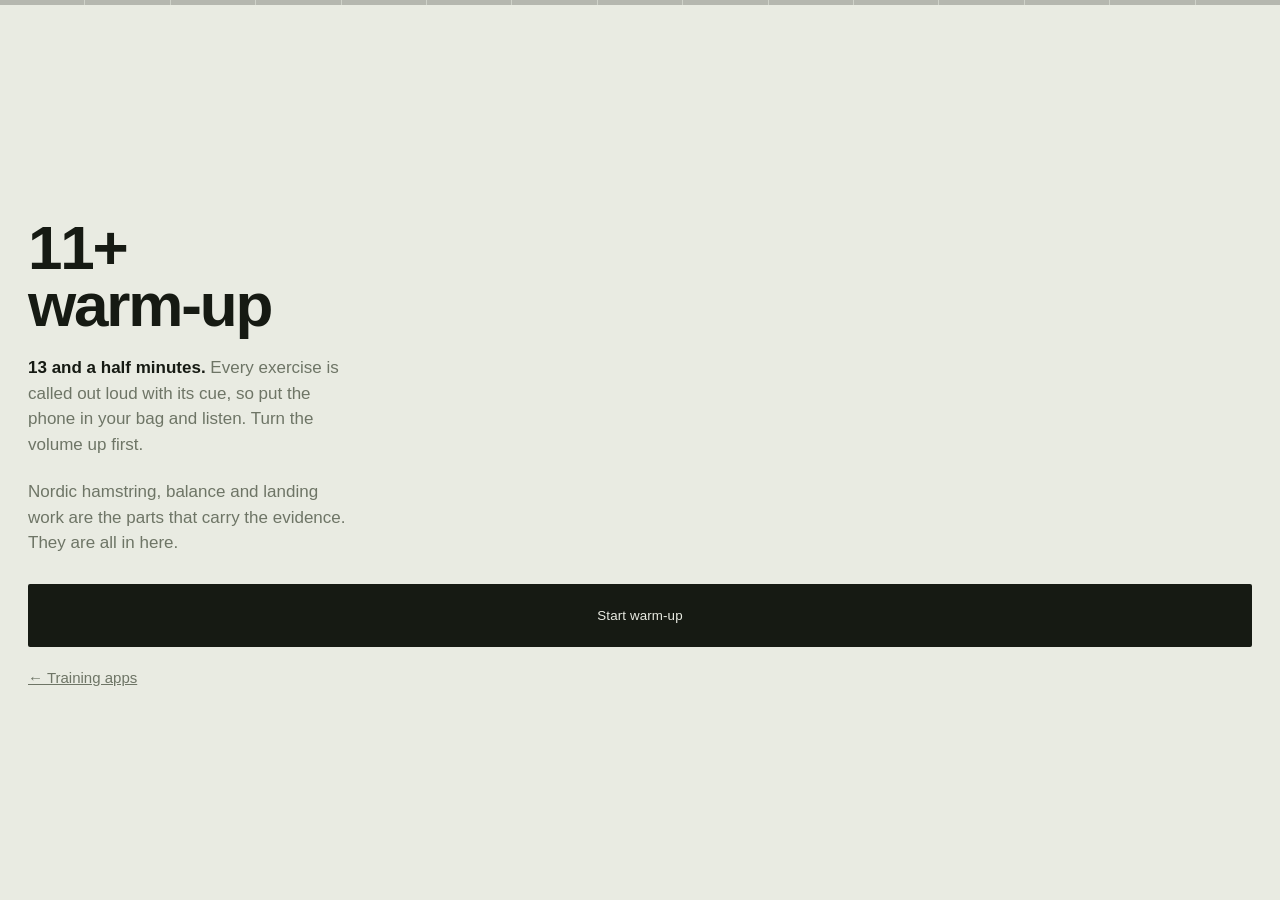
<file: warmup/index.html>
<!DOCTYPE html>
<html lang="en">
<head>
<meta charset="utf-8">
<meta name="viewport" content="width=device-width, initial-scale=1, viewport-fit=cover">
<meta name="theme-color" content="#E9EBE2">
<link rel="manifest" href="manifest.webmanifest">
<link rel="apple-touch-icon" href="icon-180.png">
<meta name="apple-mobile-web-app-capable" content="yes">
<meta name="apple-mobile-web-app-status-bar-style" content="default">
<meta name="apple-mobile-web-app-title" content="11+">
<title>11+ Warm-up</title>
<style>
  :root{
    --chalk:#E9EBE2;
    --ink:#161A13;
    --turf:#1E6B48;
    --clay:#A8431C;
    --quiet:#6E7566;
  }
  *{box-sizing:border-box;margin:0;padding:0;-webkit-tap-highlight-color:transparent}
  html,body{height:100%}
  body{
    background:var(--chalk);
    color:var(--ink);
    font-family:-apple-system,BlinkMacSystemFont,"Segoe UI",Roboto,sans-serif;
    font-variant-numeric:tabular-nums;
    overflow:hidden;
    -webkit-user-select:none;user-select:none;
  }
  #app{height:100%;display:flex;flex-direction:column;padding:env(safe-area-inset-top) 0 env(safe-area-inset-bottom)}

  /* progress rail */
  #rail{height:5px;display:flex;gap:1px;flex:0 0 auto;background:rgba(22,26,19,.12)}
  #rail div{flex:1;background:rgba(22,26,19,.14);position:relative;overflow:hidden}
  #rail div i{position:absolute;inset:0;transform:scaleX(0);transform-origin:left;background:var(--ink)}
  #rail div.done i{transform:scaleX(1)}

  /* start screen */
  #start{flex:1;display:flex;flex-direction:column;justify-content:center;padding:0 28px;gap:22px;overflow-y:auto}
  #start h1{font-size:clamp(38px,13vw,62px);font-weight:800;letter-spacing:-.035em;line-height:.92}
  #start p{font-size:17px;line-height:1.5;color:var(--quiet);max-width:34ch}
  #start p b{color:var(--ink);font-weight:600}
  #go{
    margin-top:6px;background:var(--ink);color:var(--chalk);border:0;
    font:600 21px/1 inherit;padding:24px;border-radius:2px;letter-spacing:.01em;cursor:pointer;
  }
  #go:active{background:var(--turf)}
  #start a{color:var(--quiet);font-size:15px}

  /* run screen */
  #run{flex:1;display:none;flex-direction:column;padding:20px 24px 16px}
  #meta{display:flex;justify-content:space-between;align-items:baseline;font-size:14px;color:var(--quiet);font-weight:500}
  #phase{color:var(--turf);font-weight:700}
  body.strength #phase{color:var(--clay)}
  #name{
    margin-top:auto;font-size:clamp(30px,8.4vw,44px);font-weight:750;line-height:1.02;
    letter-spacing:-.03em;max-width:16ch;
  }
  #cue{margin-top:14px;font-size:19px;line-height:1.42;color:var(--quiet);max-width:26ch;min-height:3em}
  #clock{
    margin-top:auto;font-size:clamp(96px,34vw,190px);font-weight:800;line-height:.82;
    letter-spacing:-.055em;color:var(--turf);
  }
  body.strength #clock{color:var(--clay)}
  body.paused #clock{color:var(--quiet)}
  #next{margin-top:16px;font-size:15px;color:var(--quiet);min-height:1.3em}
  #next b{color:var(--ink);font-weight:600}

  #controls{display:flex;gap:10px;margin-top:20px}
  #controls button{
    flex:1;background:transparent;border:1.5px solid rgba(22,26,19,.22);color:var(--ink);
    font:600 16px/1 inherit;padding:19px 0;border-radius:2px;cursor:pointer;
  }
  #controls button:active{background:rgba(22,26,19,.1)}
  #pause{flex:1.6}
  button:focus-visible{outline:3px solid var(--turf);outline-offset:2px}

  #done{flex:1;display:none;flex-direction:column;justify-content:center;padding:0 28px;gap:18px}
  #done h2{font-size:clamp(34px,11vw,52px);font-weight:800;letter-spacing:-.03em;line-height:1}
  #done p{font-size:17px;color:var(--quiet);line-height:1.5;max-width:32ch}
  #done button{
    margin-top:6px;background:transparent;border:1.5px solid rgba(22,26,19,.22);color:var(--ink);
    font:600 17px/1 inherit;padding:20px;border-radius:2px;cursor:pointer;align-self:flex-start;
    padding-left:34px;padding-right:34px;
  }
</style>
</head>
<body>
<div id="app">
  <div id="rail"></div>

  <section id="start">
    <h1>11+<br>warm-up</h1>
    <p><b>13 and a half minutes.</b> Every exercise is called out loud with its cue, so put the phone in your bag and listen. Turn the volume up first.</p>
    <p>Nordic hamstring, balance and landing work are the parts that carry the evidence. They are all in here.</p>
    <button id="go">Start warm-up</button>
    <a href="../">← Training apps</a>
  </section>

  <section id="run">
    <div id="meta"><span id="phase">Running</span><span id="left"></span></div>
    <h2 id="name"></h2>
    <p id="cue"></p>
    <div id="clock">0:00</div>
    <div id="next"></div>
    <div id="controls">
      <button id="back">Back</button>
      <button id="pause">Pause</button>
      <button id="skip">Skip</button>
    </div>
  </section>

  <section id="done">
    <h2>Warmed up.</h2>
    <p>Get a ball down and finish with a few passes and shots before kick-off.</p>
    <button id="again">Run it again</button>
  </section>
</div>

<script>
"use strict";
/* Abbreviated FIFA 11+, 13:30, audio-cued.
   Companion to kinetic-chain-program-v4.md — run at both matches.
   Cut from the full program: shoulder-contact and partner drills, the duplicated
   running laps, and the plank/hip-lift stack. Retained: Nordic, balance, landing
   mechanics and cutting, which carry the independent evidence. */

const PLAN = [
  {p:'Running', n:'Jog out and back', d:60, c:'Easy pace. Land soft and quiet.'},
  {p:'Running', n:'Hip out', d:45, c:'Jog, stop, lift the knee, rotate it outward, plant.'},
  {p:'Running', n:'Hip in', d:45, c:'Same drill. Rotate the knee inward across your body.'},
  {p:'Running', n:'Sideways shuffle', d:45, c:'Hips low. Switch direction halfway.', s:true},
  {p:'Running', n:'Forward and back sprints', d:45, c:'Two thirds pace forward. Backpedal on your toes.'},

  {p:'Strength', n:'Nordic hamstring', d:60, c:'Kneel. Lean forward slowly. Resist as long as you can, then catch yourself. Three reps.'},
  {p:'Strength', n:'Single-leg balance', d:60, c:'Thirty seconds each leg. Slight knee bend, eyes up.', s:true},
  {p:'Strength', n:'Single-leg squat', d:90, c:'Five each side. Knee tracks over the second toe. Slow down, control the bottom.', s:true},
  {p:'Strength', n:'Side plank', d:60, c:'Thirty seconds each side. Hips high, straight line from shoulder to ankle.', s:true},
  {p:'Strength', n:'Vertical jumps', d:45, c:'Land soft. Knees apart, absorb through the hips.'},
  {p:'Strength', n:'Lateral jumps', d:45, c:'Both feet over a line. Quick and quiet.'},

  {p:'Running', n:'Run across the pitch', d:60, c:'Seventy five percent. Long and relaxed.'},
  {p:'Running', n:'Bounding', d:45, c:'High knees, long strides, drive the arms.'},
  {p:'Running', n:'Plant and cut', d:60, c:'Plant on the outside foot. Knee over the toe, then accelerate out.'},
  {p:'Running', n:'Sharp accelerations', d:45, c:'Six seconds hard, then walk back. Repeat.'}
];

const $ = id => document.getElementById(id);

/* Deadline-based clock rather than a per-second decrement: iOS throttles timers
   hard once the phone is in a bag or the screen dims, and a decrementing counter
   silently loses those seconds. Every reading is derived from a wall-clock
   deadline instead, so the block still finishes in 13:30 of real time. */
let i = 0, endsAt = 0, paused = false, pauseLeft = 0;
let tick = null, ac = null, lock = null, halfDone = false, lastWhole = null, running = false;

const rail = $('rail');
PLAN.forEach(() => rail.insertAdjacentHTML('beforeend','<div><i></i></div>'));
const bars = [...rail.children];

function beep(freq, ms, vol){
  try{
    ac = ac || new (window.AudioContext || window.webkitAudioContext)();
    if(ac.state === 'suspended') ac.resume();
    const o = ac.createOscillator(), g = ac.createGain();
    o.frequency.value = freq; o.type = 'sine';
    g.gain.setValueAtTime(vol, ac.currentTime);
    g.gain.exponentialRampToValueAtTime(0.001, ac.currentTime + ms/1000);
    o.connect(g); g.connect(ac.destination);
    o.start(); o.stop(ac.currentTime + ms/1000);
  }catch(e){}
}

function say(text){
  try{
    const u = new SpeechSynthesisUtterance(text);
    u.rate = 1.0; u.pitch = 1; u.volume = 1;
    speechSynthesis.speak(u);
  }catch(e){}
}
function hush(){ try{ speechSynthesis.cancel(); }catch(e){} }

function fmt(s){ s = Math.max(0, Math.ceil(s)); return Math.floor(s/60) + ':' + String(s%60).padStart(2,'0'); }

/* Deliberately unclamped: when the timer has been throttled this goes negative,
   and step() needs that overshoot to know how many exercises actually elapsed.
   Display sites clamp instead. */
function left(){ return paused ? pauseLeft : (endsAt - Date.now())/1000; }

function remaining(){
  let r = left();
  for(let k=i+1;k<PLAN.length;k++) r += PLAN[k].d;
  return r;
}

/* carry is the number of seconds already elapsed into this step, used when the
   phone was asleep through a step boundary so the block keeps real time rather
   than stretching by however long the timer was throttled. */
function load(n, carry){
  i = n;
  if(i >= PLAN.length) return finish();
  const e = PLAN[i];
  endsAt = Date.now() + e.d*1000 - (carry || 0)*1000;
  paused = false; pauseLeft = 0; halfDone = false; lastWhole = null;
  document.body.classList.remove('paused');
  $('pause').textContent = 'Pause';
  document.body.classList.toggle('strength', e.p === 'Strength');
  $('phase').textContent = e.p === 'Strength' ? 'Strength and balance' : 'Running';
  $('name').textContent = e.n;
  $('cue').textContent = e.c;
  $('next').innerHTML = PLAN[i+1] ? 'Next: <b>' + PLAN[i+1].n + '</b>' : 'Last one.';
  bars.forEach((b,k) => { b.classList.toggle('done', k < i); if(k > i) b.firstElementChild.style.transform = 'scaleX(0)'; });
  paint();
  beep(880, 140, .5);
  say(e.n + '. ' + e.c);
}

function paint(){
  const t = left();
  $('clock').textContent = fmt(t);
  $('left').textContent = fmt(remaining()) + ' left';
  const b = bars[i];
  if(b) b.firstElementChild.style.transform =
    'scaleX(' + Math.min(1, Math.max(0, 1 - t/PLAN[i].d)) + ')';
}

function step(){
  if(paused || !running) return;
  const t = left();

  if(t <= 0){
    /* Spill past the end of this step. Normally a fraction of a tick; after the
       phone has been asleep it can span whole exercises, so walk forward through
       any that fully elapsed and land inside the one we are actually in. */
    let over = -t, n = i;
    for(;;){
      bars[n].classList.add('done');
      n++;
      if(n >= PLAN.length){ finish(); return; }
      if(over < PLAN[n].d) break;
      over -= PLAN[n].d;
    }
    load(n, over);
    return;
  }

  const e = PLAN[i];
  if(e.s && !halfDone && t <= e.d/2){ halfDone = true; beep(660,110,.4); say('Switch sides'); }
  const whole = Math.ceil(t);
  if(whole !== lastWhole && whole <= 3 && whole >= 1){ lastWhole = whole; beep(700, 90, .35); }
  paint();
}

function finish(){
  running = false;
  clearInterval(tick); tick = null;
  bars.forEach(b => b.classList.add('done'));
  $('run').style.display = 'none';
  $('done').style.display = 'flex';
  document.body.classList.remove('strength','paused');
  beep(1046, 400, .5);
  say('Warm-up complete. Go and get a ball down.');
  release();
}

async function grab(){
  try{ if('wakeLock' in navigator){ lock = await navigator.wakeLock.request('screen');
    lock.addEventListener('release', () => { lock = null; }); } }catch(e){ lock = null; }
}
function release(){ try{ if(lock){ lock.release(); lock = null; } }catch(e){} }

function start(){
  if(running) return;                       // guard against a double tap on Start
  running = true;
  try{ speechSynthesis.speak(new SpeechSynthesisUtterance(' ')); }catch(e){}
  beep(660, 60, .25);
  grab();
  $('start').style.display = 'none';
  $('done').style.display = 'none';
  $('run').style.display = 'flex';
  load(0);
  clearInterval(tick);
  tick = setInterval(step, 250);
}

$('go').onclick = start;
$('again').onclick = start;

$('pause').onclick = () => {
  if(!running) return;
  if(paused){ endsAt = Date.now() + pauseLeft*1000; paused = false; }
  else { pauseLeft = Math.max(0, left()); paused = true; }
  document.body.classList.toggle('paused', paused);
  $('pause').textContent = paused ? 'Resume' : 'Pause';
  hush();
  say(paused ? 'Paused' : 'Resuming');
  paint();
};

$('skip').onclick = () => {
  if(!running) return;
  hush();
  bars[i].classList.add('done');
  load(i+1);
};

/* Back restarts the current exercise if you are more than 3 seconds into it,
   otherwise it steps to the previous one — the usual transport behaviour. */
$('back').onclick = () => {
  if(!running) return;
  hush();
  const elapsed = PLAN[i].d - left();
  load(elapsed > 3 ? i : Math.max(0, i-1));
};

document.addEventListener('visibilitychange', () => {
  if(document.visibilityState === 'visible' && running && !lock) grab();
});

if('serviceWorker' in navigator && (location.protocol === 'https:' || location.hostname === 'localhost')){
  /* Pick up a new build on the launch that installs it rather than the next one.
     Never mid-warm-up: the block is not persisted, so a reload would lose it. */
  const bootedAt = Date.now();
  const hadController = !!navigator.serviceWorker.controller;
  let reloaded = false;
  navigator.serviceWorker.addEventListener('controllerchange', () => {
    if(reloaded || !hadController || running) return;
    if(Date.now() - bootedAt > 10000) return;
    reloaded = true;
    location.reload();
  });
  navigator.serviceWorker.register('sw.js').catch(()=>{});
}
</script>
</body>
</html>
</file>
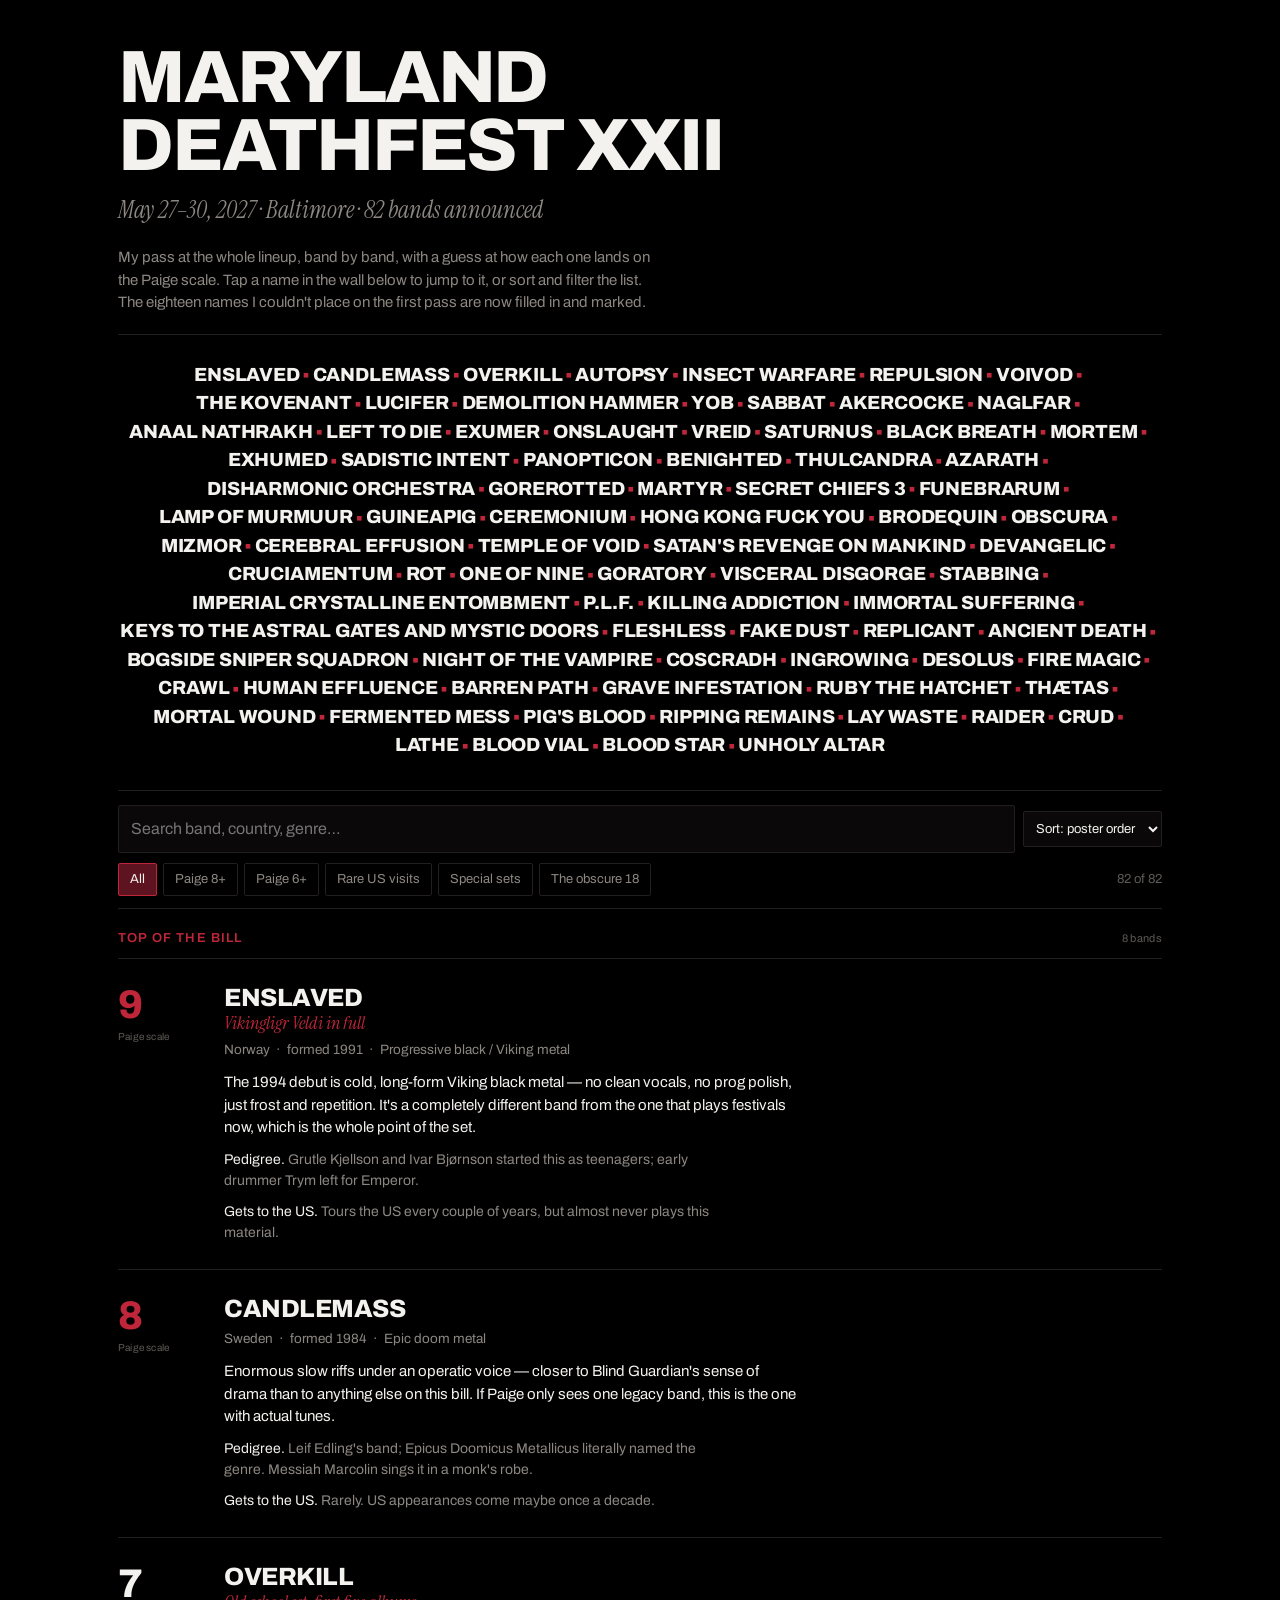
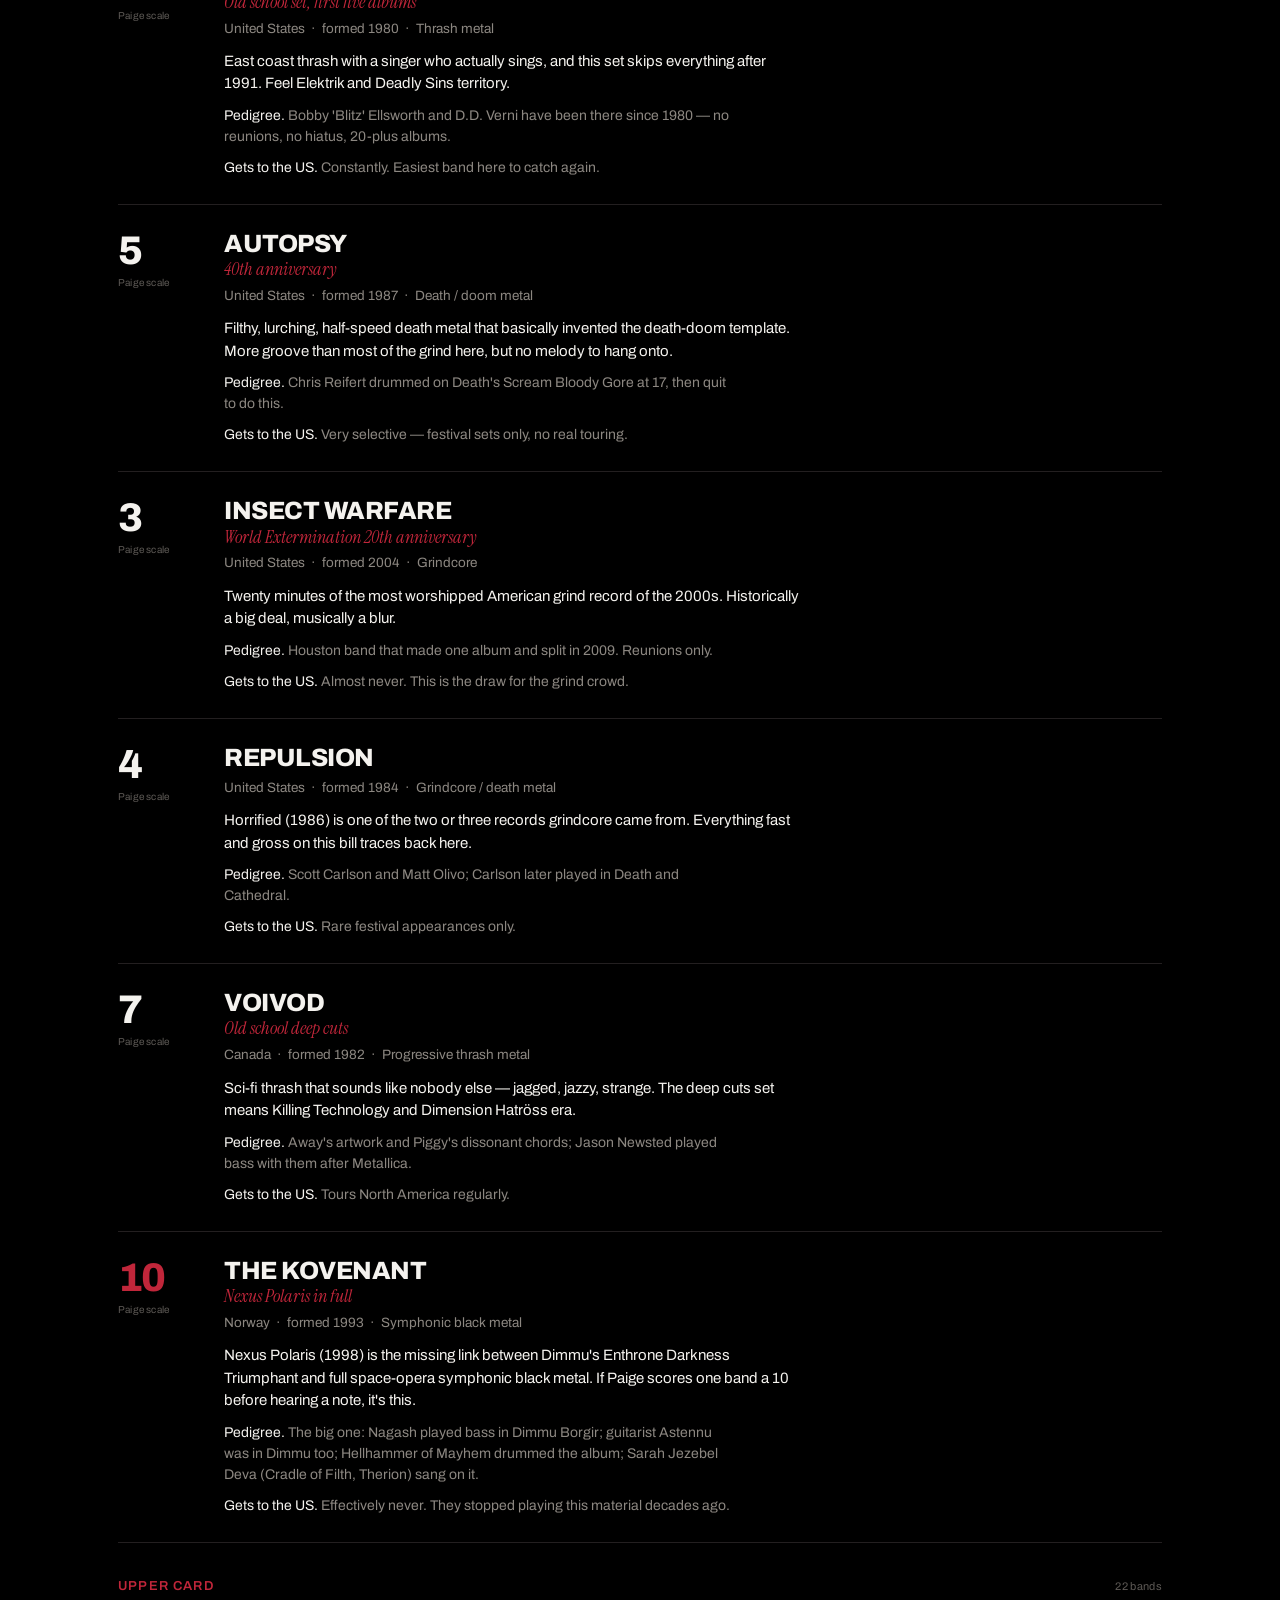
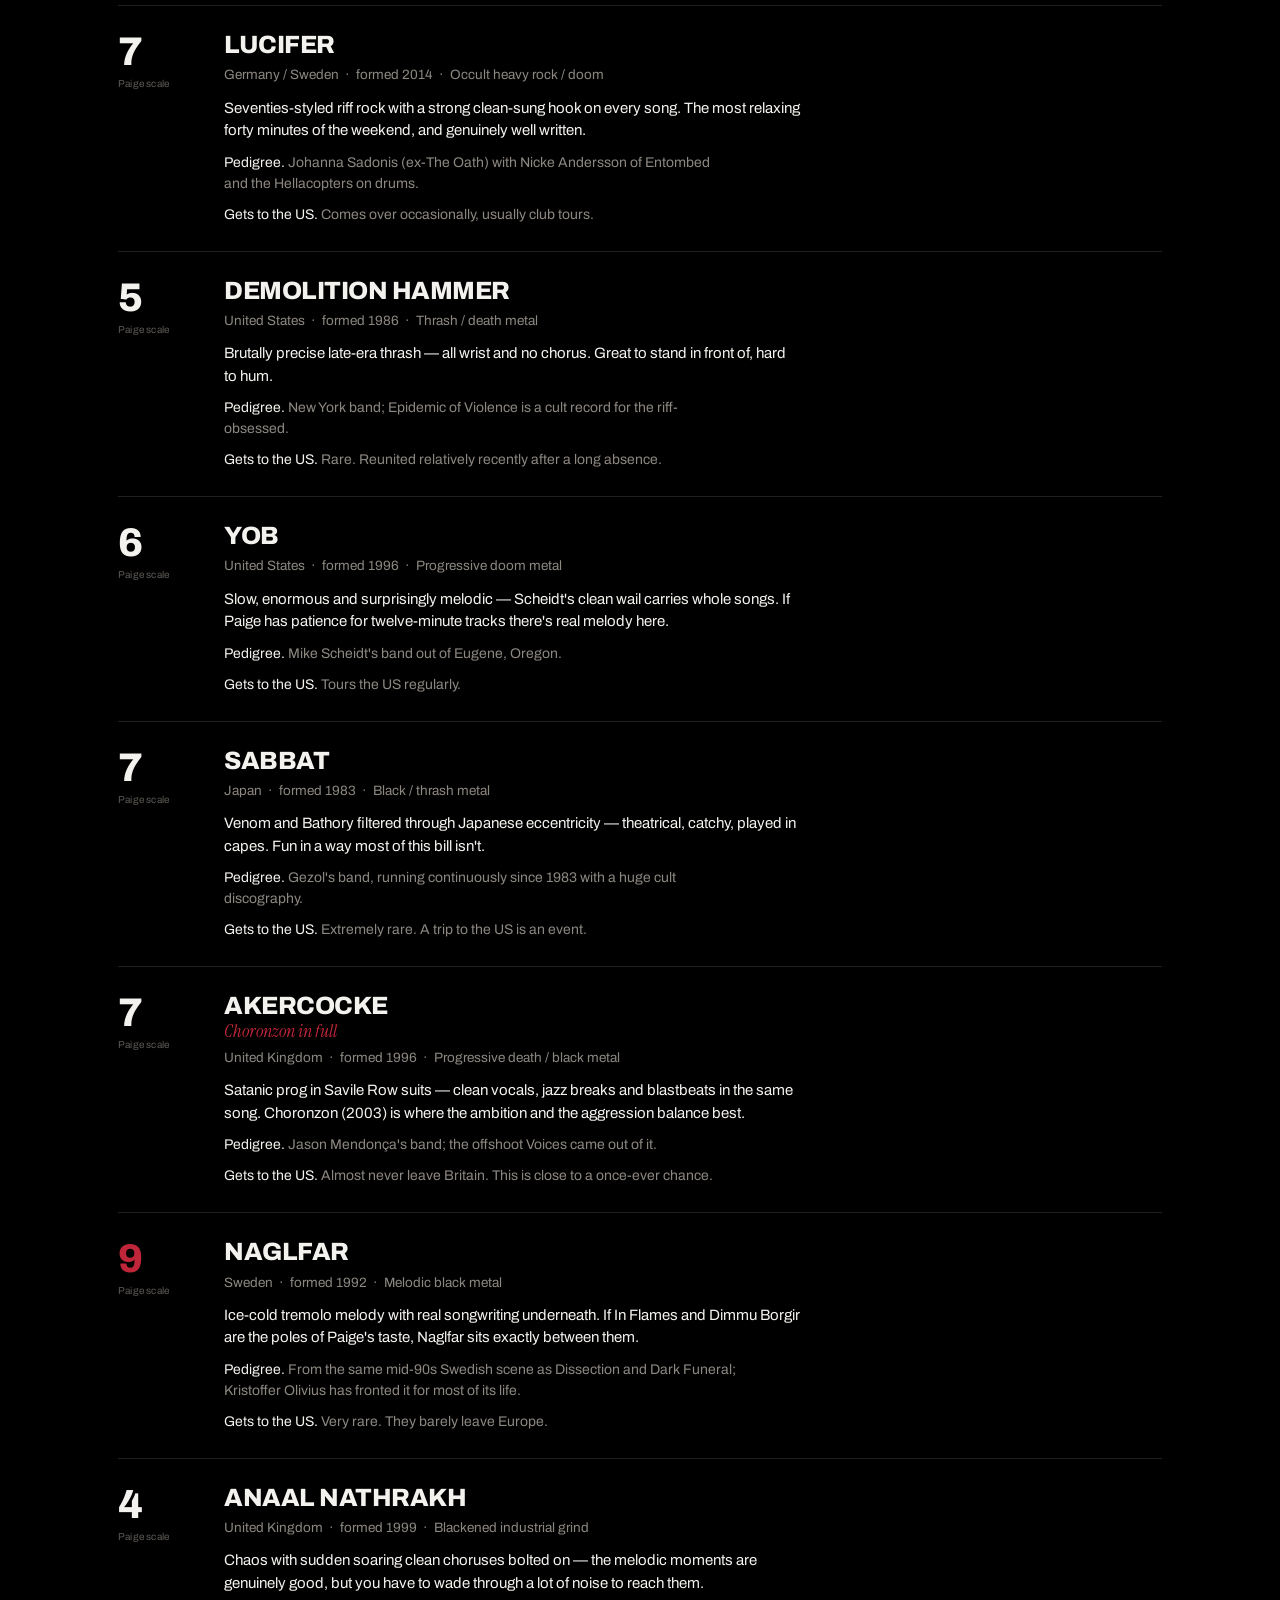
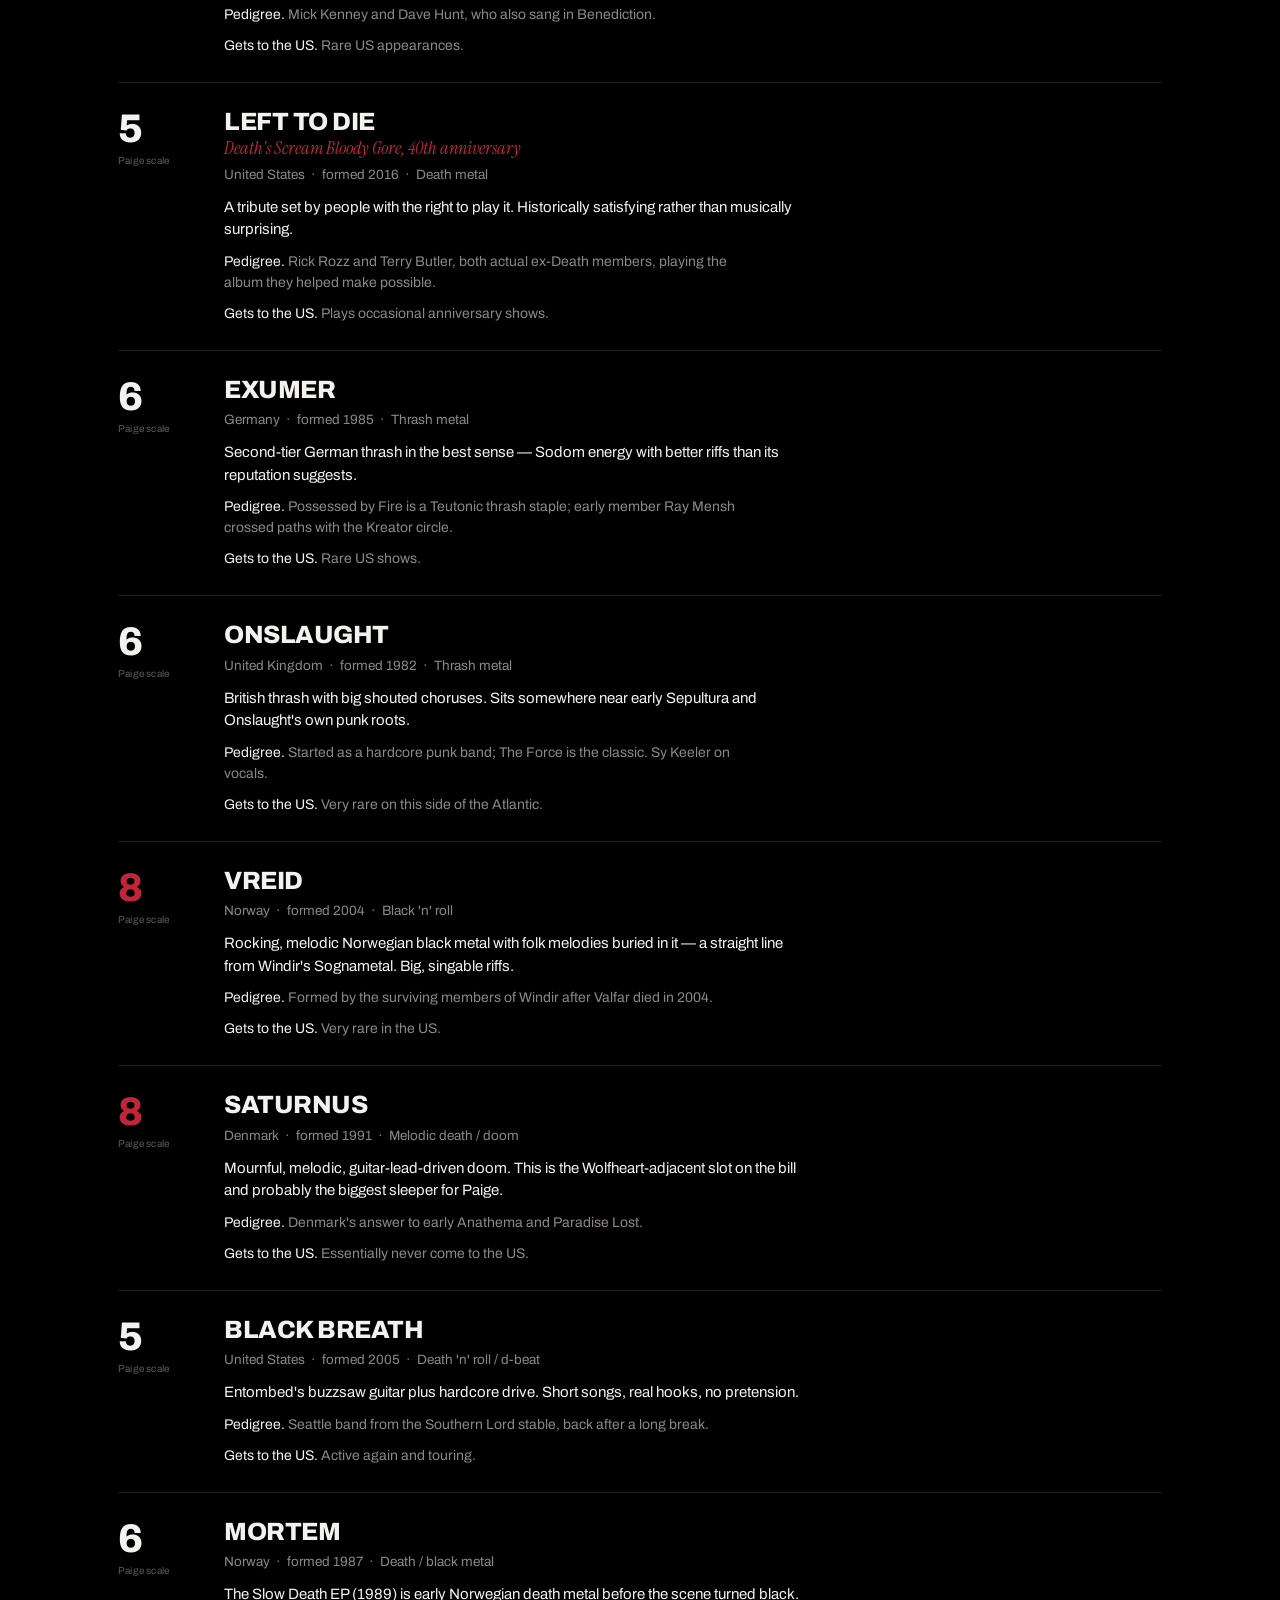
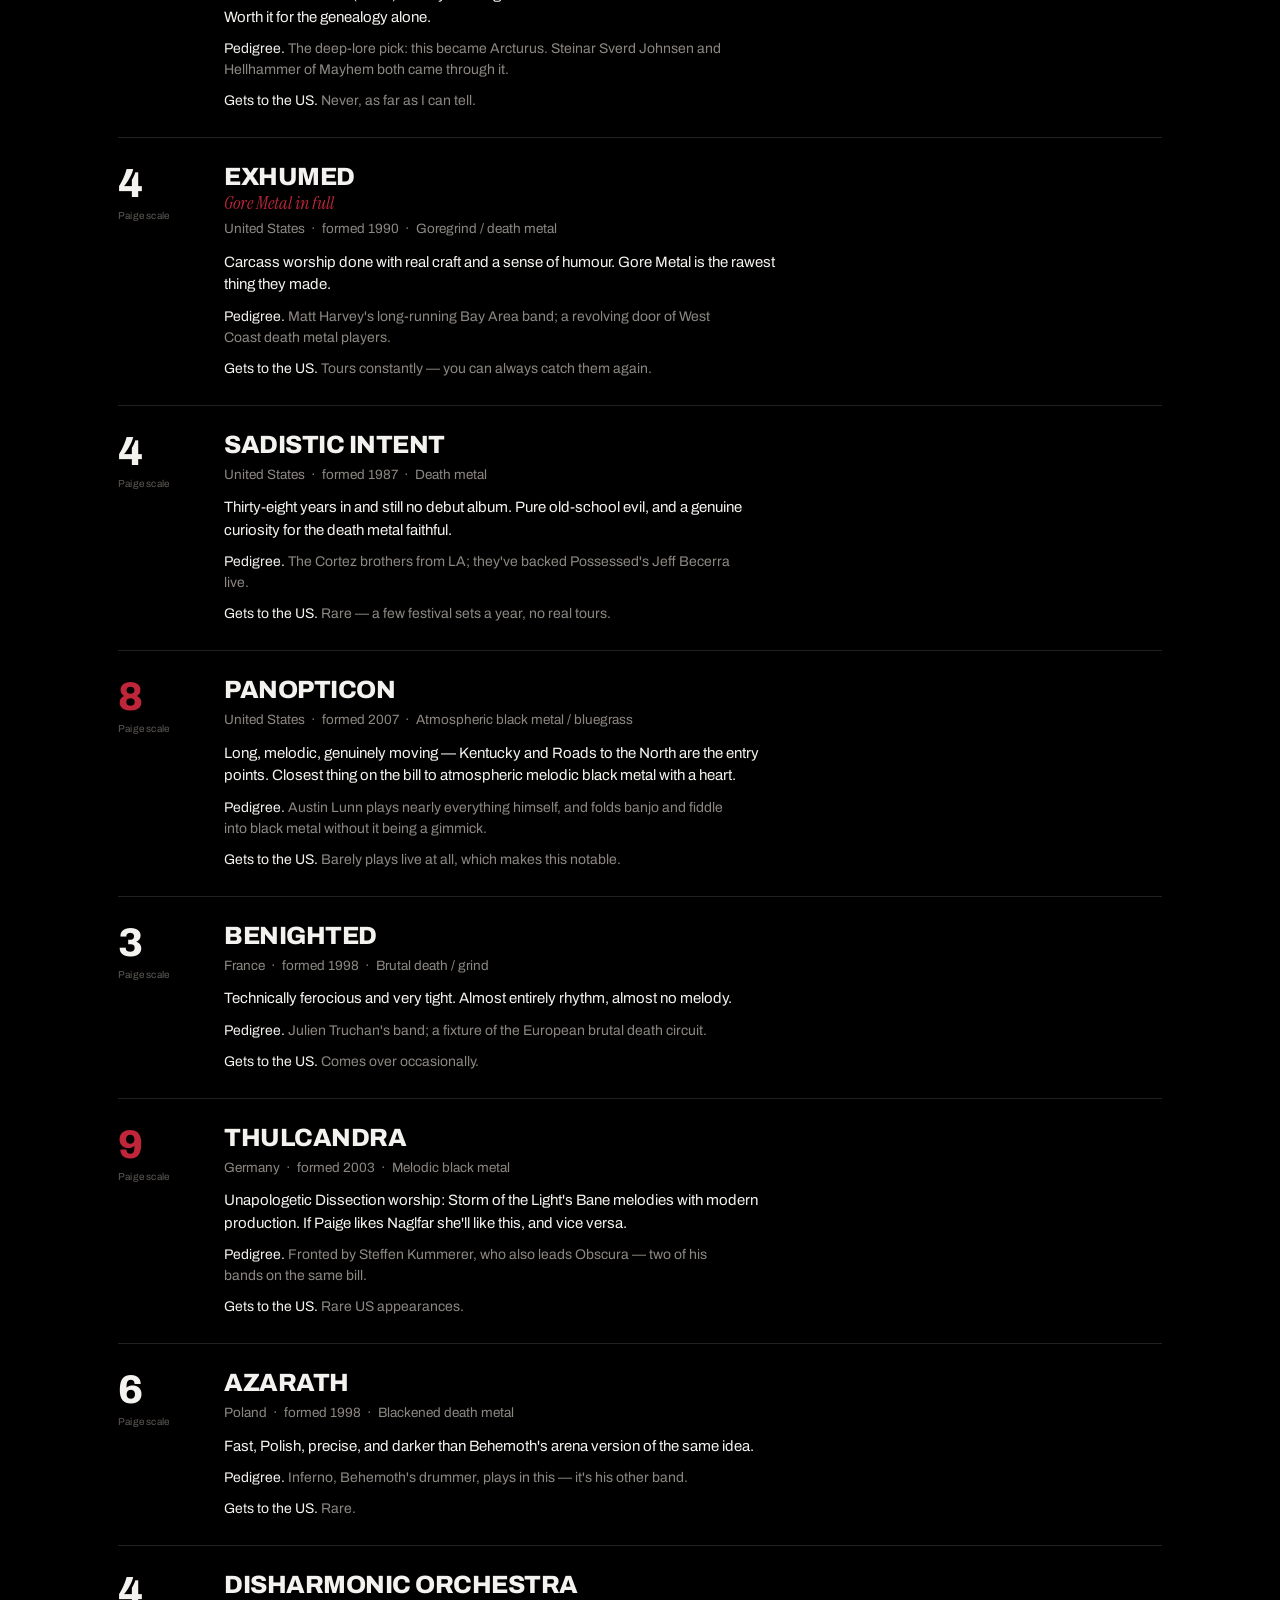
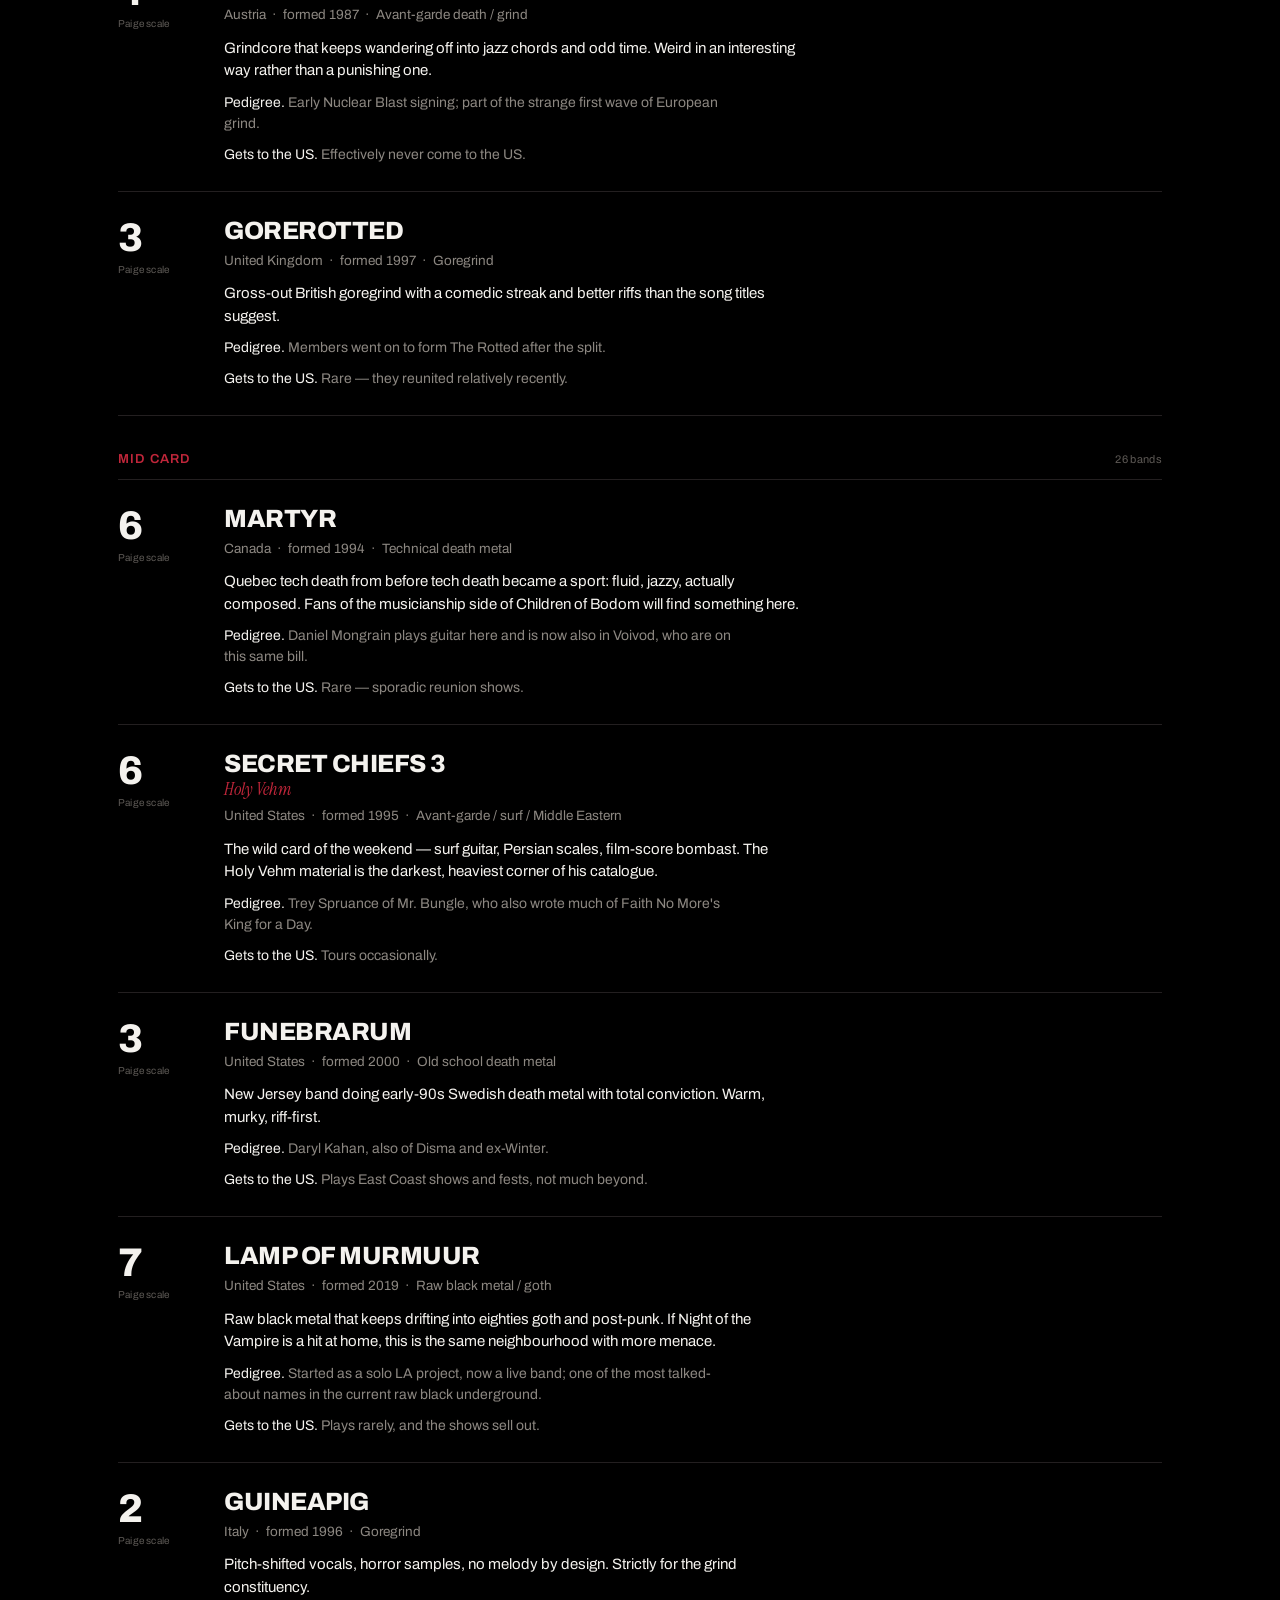
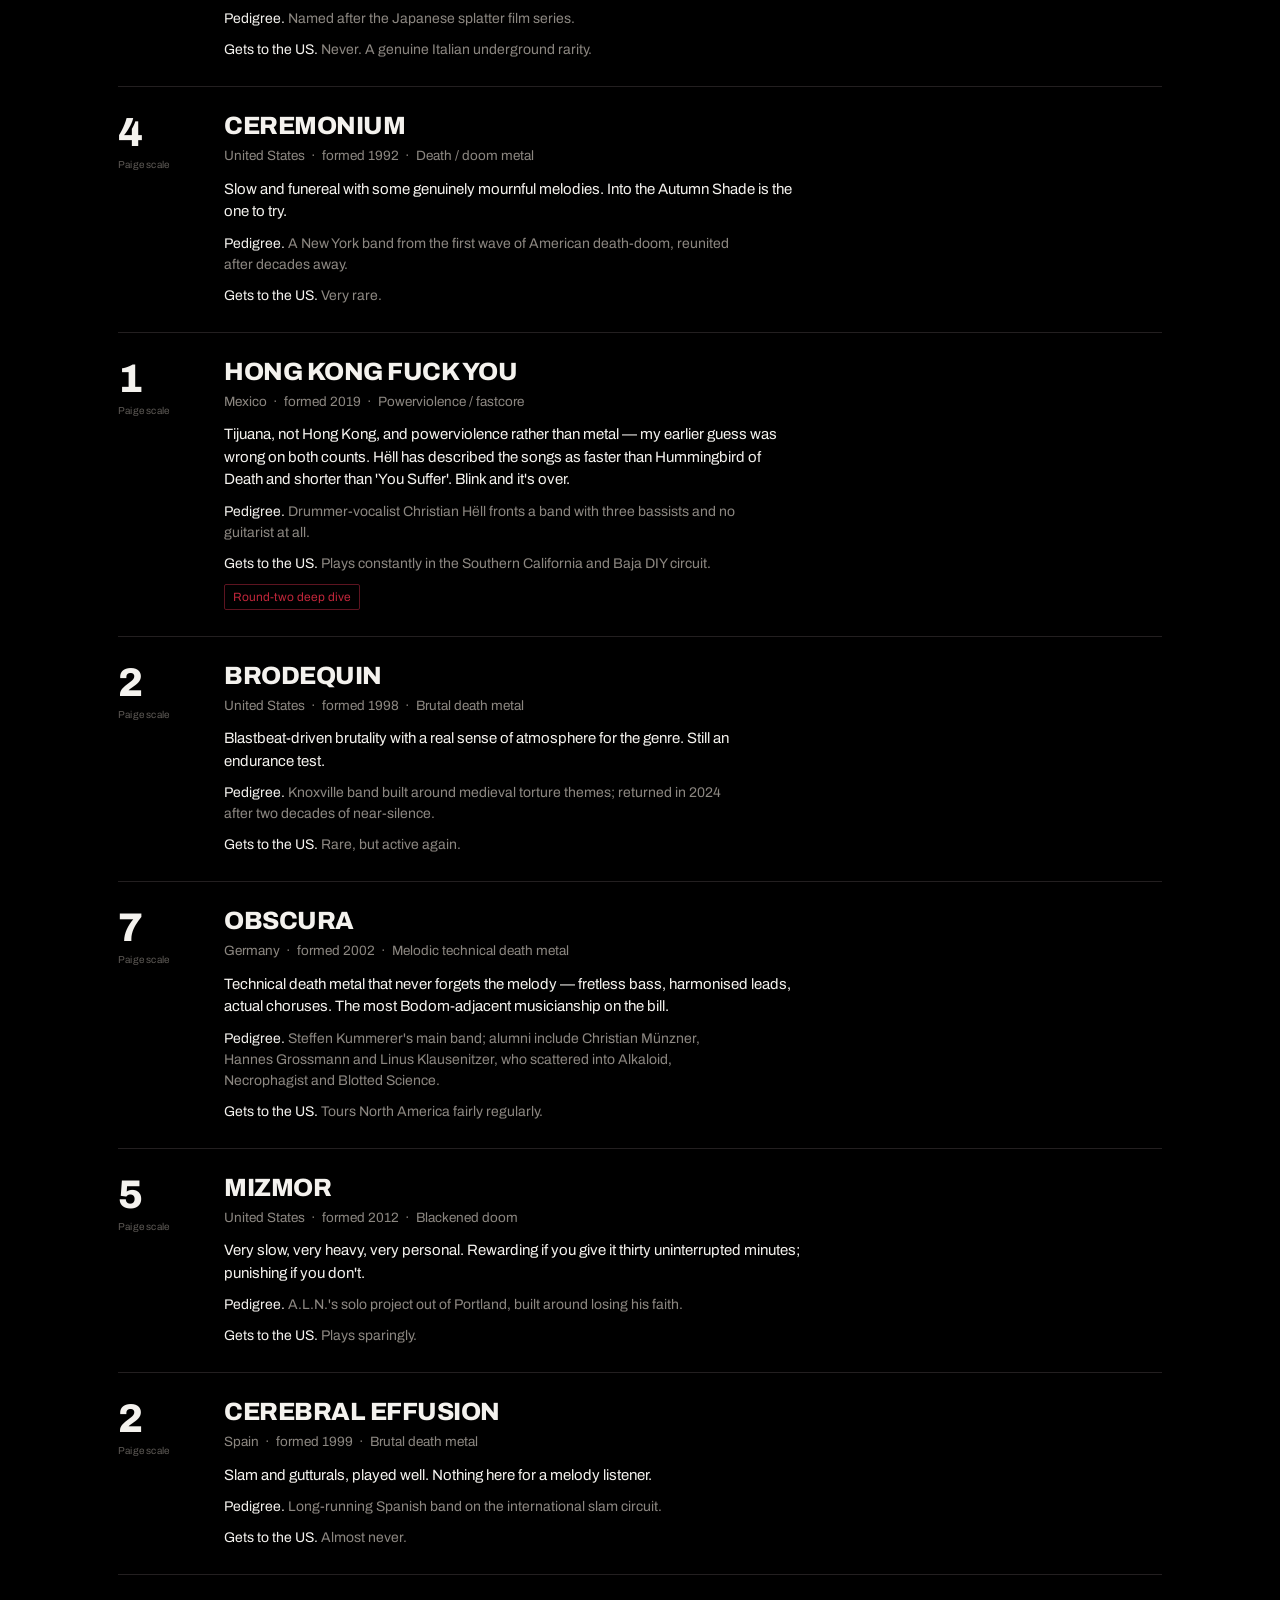
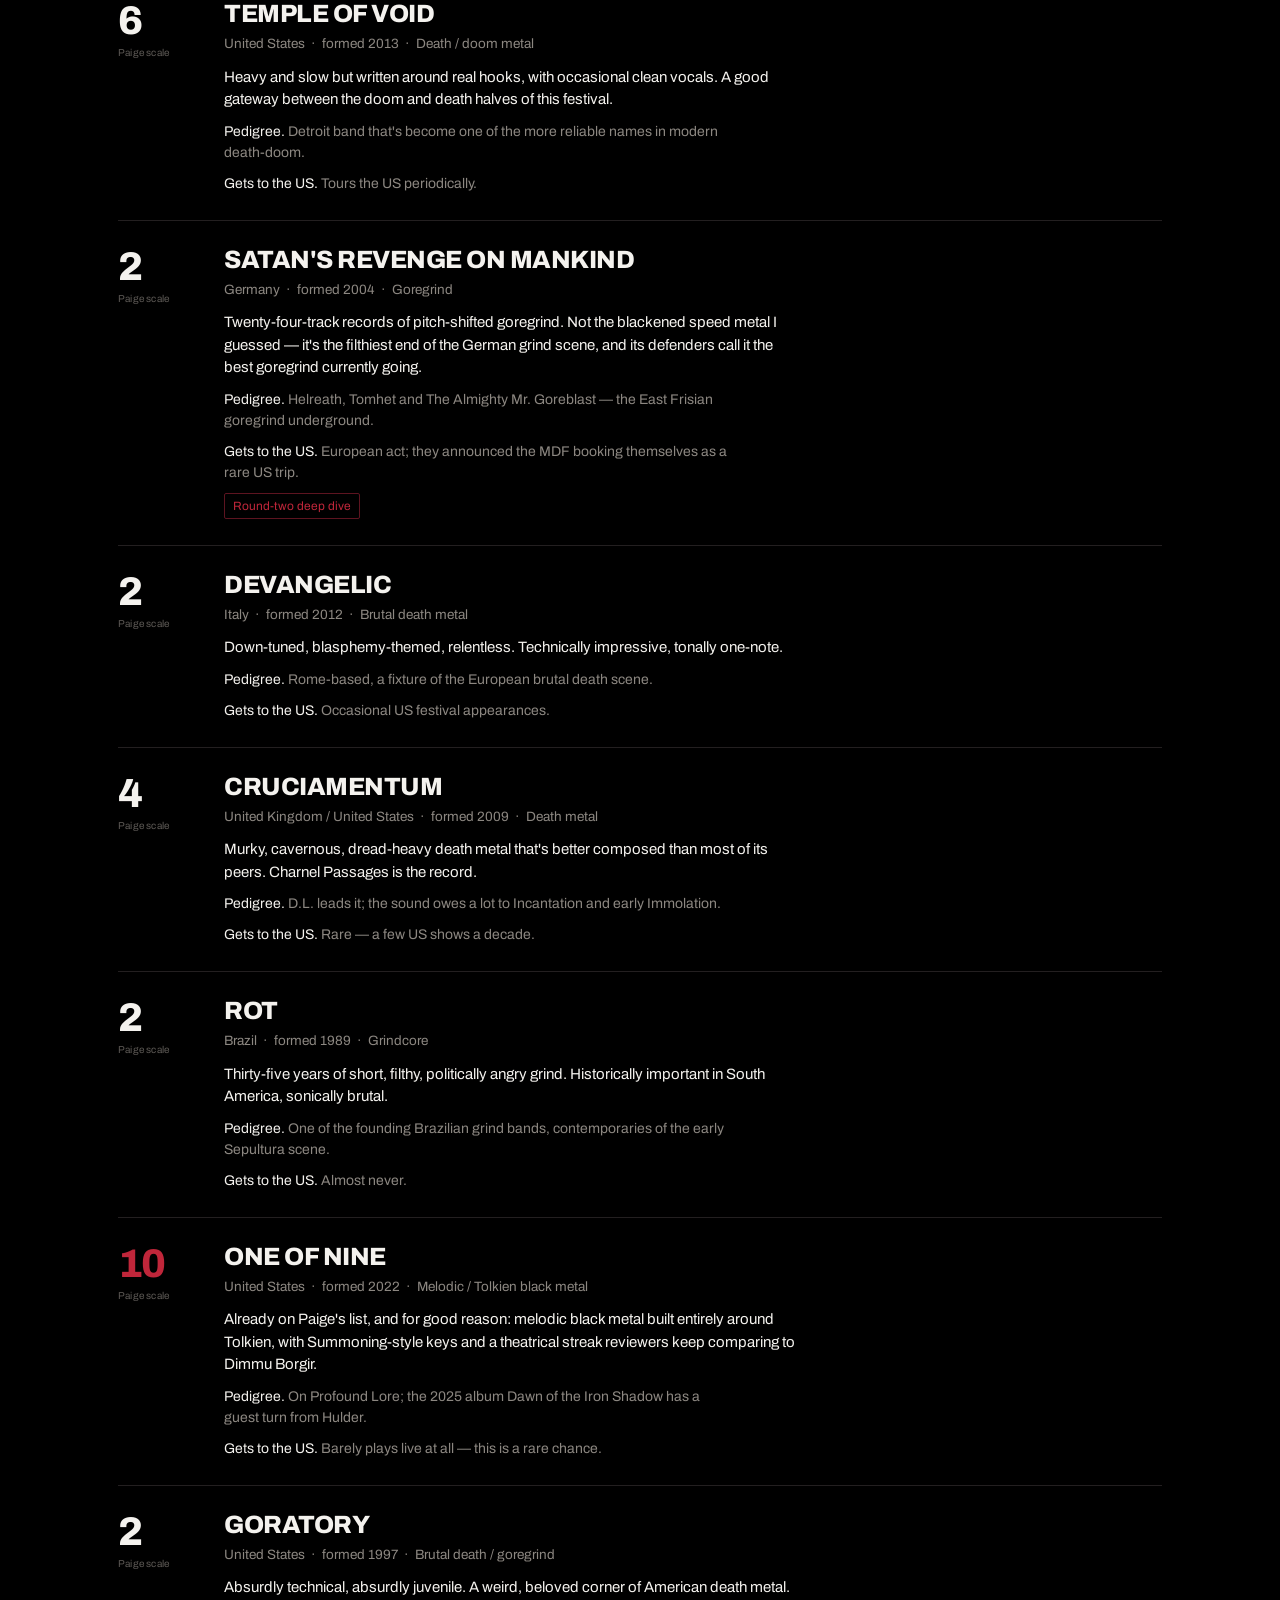
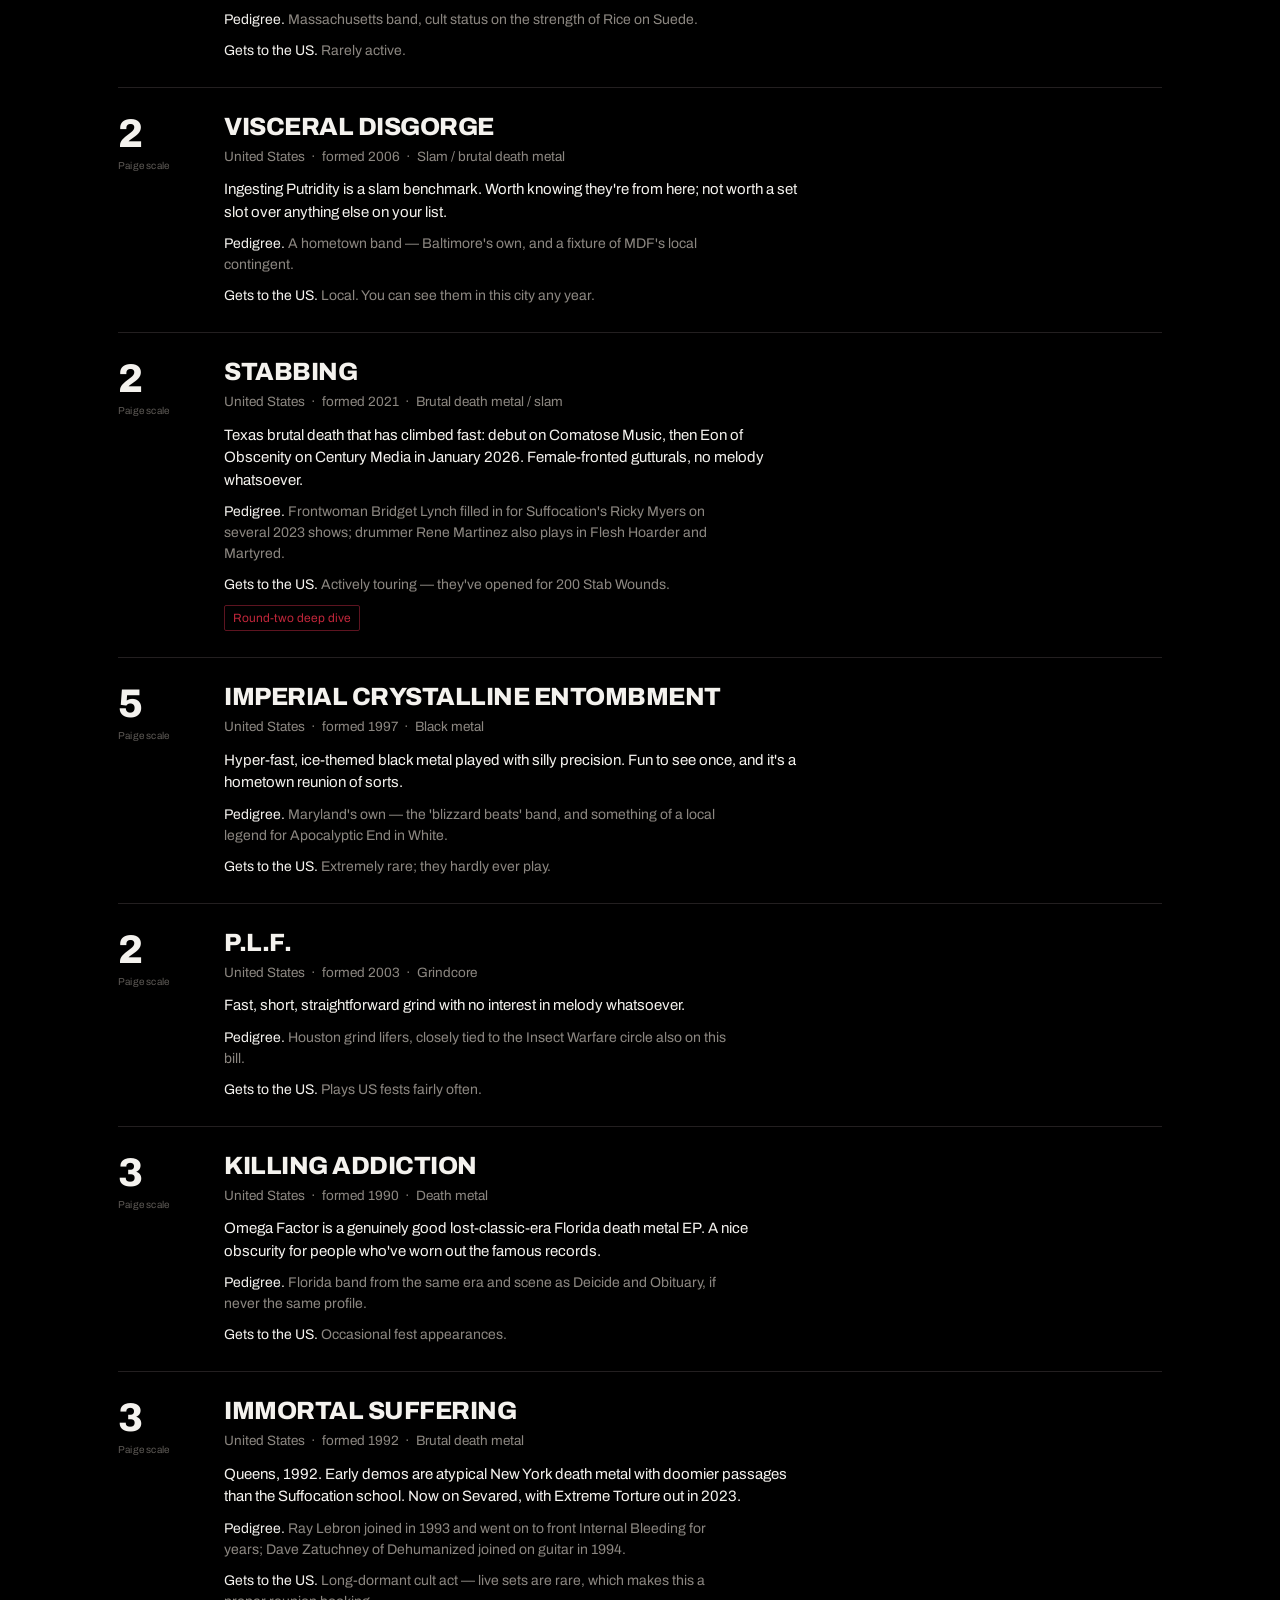
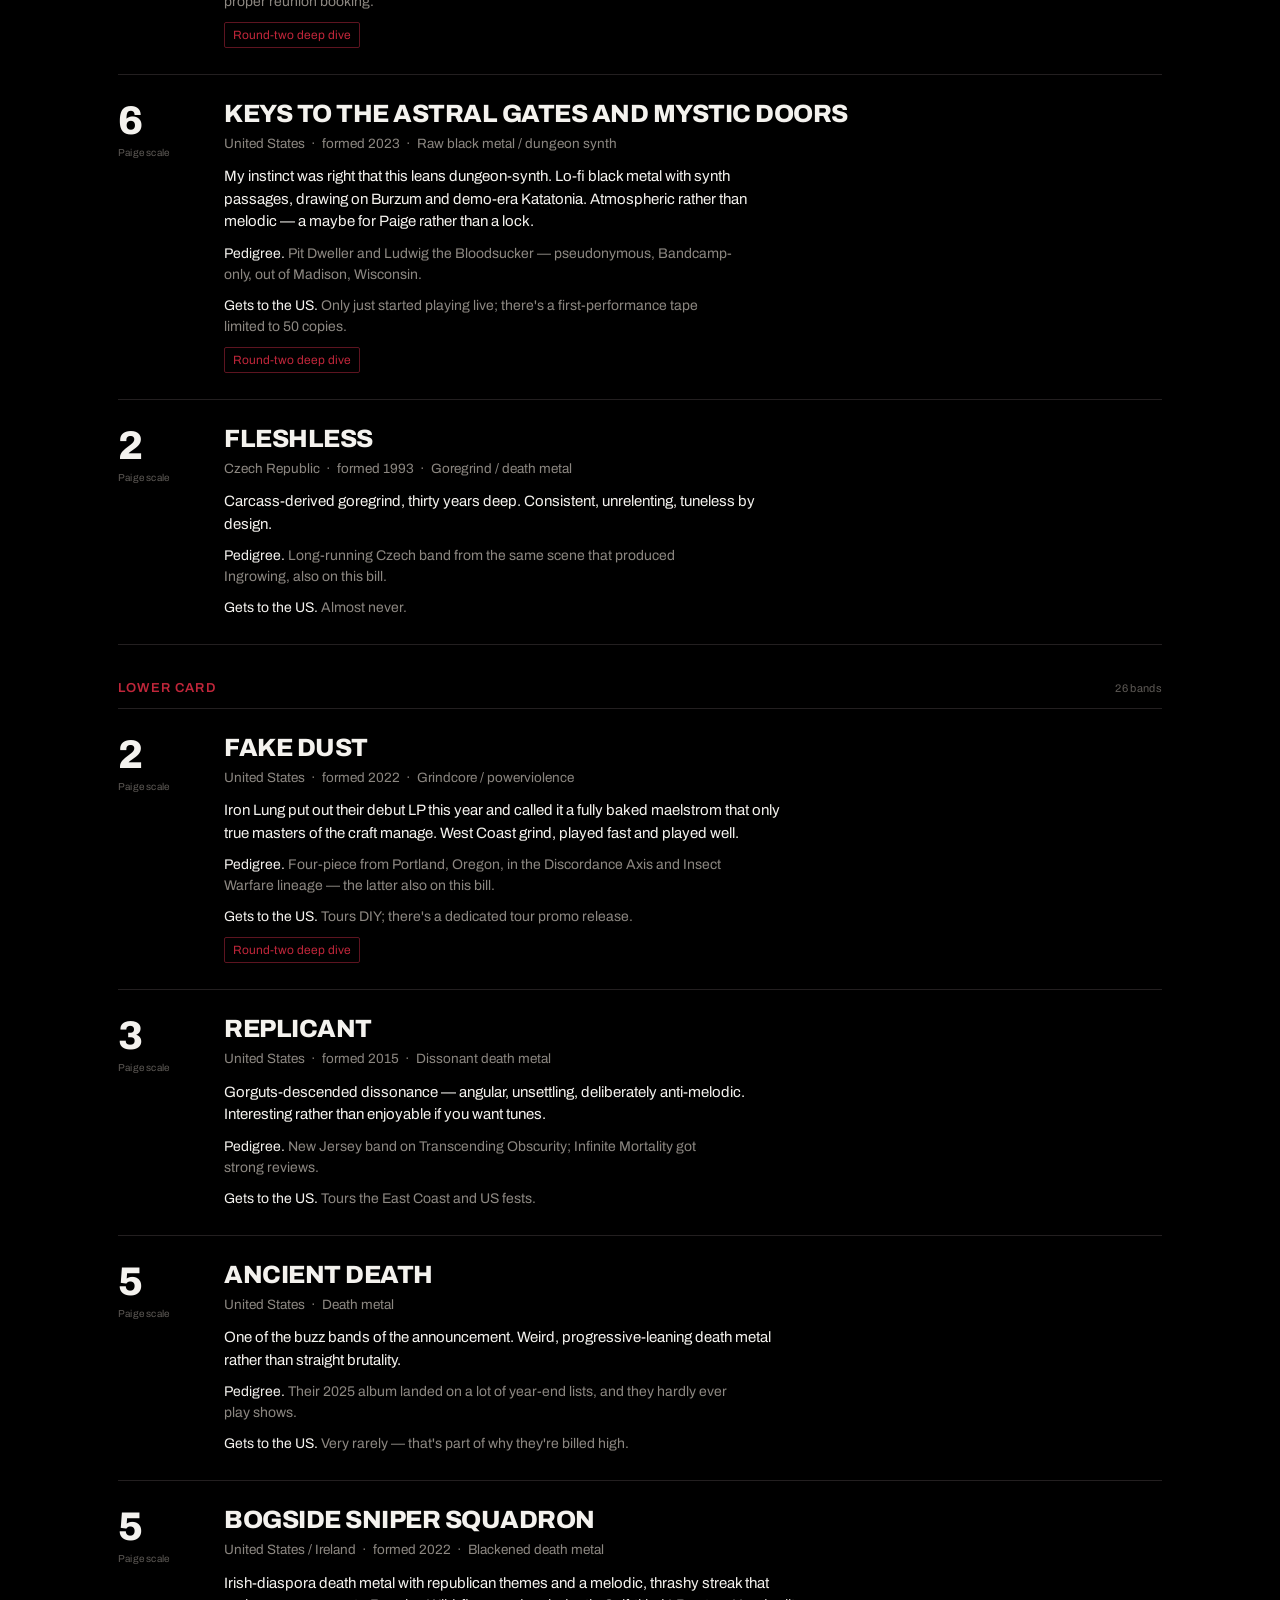
<file: mdf-xxii.html>
<!DOCTYPE html>
<html lang="en">
<head>
<meta charset="utf-8">
<meta name="viewport" content="width=device-width, initial-scale=1">
<title>MDF XXII — band by band</title>
<link rel="preconnect" href="https://fonts.googleapis.com">
<link rel="preconnect" href="https://fonts.gstatic.com" crossorigin>
<link href="https://fonts.googleapis.com/css2?family=Archivo:wght@400;600;800&family=Instrument+Serif:ital@0;1&display=swap" rel="stylesheet">
<style>
  :root{
    color-scheme:dark;
    --ink:#f4f2ee;
    --dim:#8c8781;
    --dimmer:#5d5955;
    --blood:#c0263a;
    --bloodlow:#5d1420;
    --rule:#231f20;
  }
  *{box-sizing:border-box}
  html{-webkit-text-size-adjust:100%}
  body{
    margin:0;background:#000;color:var(--ink);
    font-family:Archivo,"Helvetica Neue",Arial,sans-serif;
    font-size:16px;line-height:1.5;
  }
  .wrap{max-width:1080px;margin:0 auto;padding:0 18px 80px}

  /* ---- masthead ---- */
  header{padding:44px 0 20px;border-bottom:1px solid var(--rule)}
  h1{
    font-size:clamp(34px,10vw,74px);font-weight:800;letter-spacing:-.03em;
    line-height:.92;margin:0;text-transform:uppercase;
  }
  .dates{
    font-family:"Instrument Serif",Georgia,serif;font-style:italic;
    font-size:clamp(17px,4.4vw,24px);color:var(--dim);margin:12px 0 0;
  }
  .standfirst{max-width:60ch;color:var(--dim);margin:18px 0 0;font-size:15px}

  /* ---- poster wall ---- */
  .poster{
    padding:26px 0 30px;text-align:center;border-bottom:1px solid var(--rule);
  }
  .poster a{
    color:var(--ink);text-decoration:none;font-weight:800;
    text-transform:uppercase;letter-spacing:-.01em;
    font-size:clamp(13px,3.6vw,19px);
  }
  .poster a:hover,.poster a:focus{color:var(--blood);outline:none}
  .poster .dot{color:var(--blood);padding:0 .38em;font-size:.6em;vertical-align:.25em}
  .poster p{
    margin:0;line-height:1.5;
    display:flex;flex-wrap:wrap;justify-content:center;align-items:baseline;
  }
  .poster .w{max-width:100%}

  /* ---- controls ---- */
  .controls{
    position:sticky;top:0;z-index:5;background:#000;
    padding:14px 0 12px;border-bottom:1px solid var(--rule);
  }
  .searchrow{display:flex;gap:8px;align-items:center;flex-wrap:wrap}
  input[type=search]{
    flex:1 1 190px;min-width:0;background:#0a0809;border:1px solid var(--rule);color:var(--ink);
    padding:11px 12px;font:inherit;font-size:16px;border-radius:2px;
  }
  input[type=search]:focus{outline:2px solid var(--blood);outline-offset:-1px}
  .count{color:var(--dimmer);font-size:13px;white-space:nowrap;margin-left:auto;align-self:center}
  #sort{
    flex:0 1 auto;min-width:0;background:#0a0809;border:1px solid var(--rule);color:var(--ink);
    font:inherit;font-size:13px;padding:9px 8px;border-radius:2px;
  }
  #sort:focus-visible{outline:2px solid var(--blood);outline-offset:2px}
  .chips{display:flex;flex-wrap:wrap;gap:6px;margin-top:10px}
  .chip{
    background:none;border:1px solid var(--rule);color:var(--dim);
    font:inherit;font-size:13px;padding:6px 11px;border-radius:2px;cursor:pointer;
  }
  .chip[aria-pressed=true]{border-color:var(--blood);color:var(--ink);background:var(--bloodlow)}
  .chip:focus-visible{outline:2px solid var(--blood);outline-offset:2px}

  /* ---- entries ---- */
  .band{
    padding:26px 0;border-bottom:1px solid var(--rule);
    display:grid;grid-template-columns:56px 1fr;gap:0 18px;scroll-margin-top:var(--stick,130px);
  }
  .score{
    font-size:30px;font-weight:800;line-height:1;letter-spacing:-.04em;
    color:var(--ink);
  }
  .score small{display:block;font-size:10px;font-weight:400;letter-spacing:.02em;color:var(--dimmer);margin-top:5px;line-height:1.3}
  .s-hi{color:var(--blood)}
  .s-unk{color:var(--dimmer);font-size:26px}
  .band h2{
    margin:0;font-size:clamp(19px,5vw,25px);font-weight:800;
    text-transform:uppercase;letter-spacing:-.02em;line-height:1.05;
  }
  .setnote{
    font-family:"Instrument Serif",Georgia,serif;font-style:italic;
    text-transform:none;letter-spacing:0;color:var(--blood);
    font-weight:400;font-size:.72em;display:block;margin-top:3px;
  }
  .facts{color:var(--dim);font-size:13.5px;margin:7px 0 0}
  .facts b{color:var(--ink);font-weight:600}
  .band p.why{margin:11px 0 0;max-width:64ch;font-size:15px}
  .meta{margin:10px 0 0;max-width:64ch;font-size:14px;color:var(--dim)}
  .meta span{color:var(--ink)}
  .flag{
    display:inline-block;margin-top:10px;font-size:12px;color:var(--blood);
    border:1px solid var(--bloodlow);padding:3px 8px;border-radius:2px;
  }
  .empty{padding:60px 0;color:var(--dim)}

  /* ---- group headings ---- */
  .ghead{
    display:flex;align-items:baseline;justify-content:space-between;gap:14px;
    margin:0;padding:34px 0 9px;border-bottom:1px solid var(--rule);
    font-size:13px;font-weight:600;text-transform:uppercase;letter-spacing:.09em;
    color:var(--blood);
  }
  .ghead:first-child{padding-top:20px}
  .ghead small{
    color:var(--dimmer);font-size:11px;font-weight:400;letter-spacing:.03em;
    text-transform:none;white-space:nowrap;font-variant-numeric:tabular-nums;
  }

  /* ---- scale key ---- */
  .key{padding:34px 0;border-bottom:1px solid var(--rule)}
  .key h3{font-size:14px;font-weight:600;margin:0 0 10px;letter-spacing:.01em}
  .key p{margin:0 0 10px;color:var(--dim);font-size:14px;max-width:66ch}
  footer{padding:34px 0;color:var(--dimmer);font-size:13px;max-width:66ch}

  @media (min-width:720px){
    .band{grid-template-columns:80px 1fr;gap:0 26px}
    .score{font-size:40px}
  }
  @media (prefers-reduced-motion:no-preference){
    html{scroll-behavior:smooth}
  }
</style>
</head>
<body>
<div class="wrap">

<header>
  <h1>Maryland<br>Deathfest XXII</h1>
  <p class="dates">May 27–30, 2027 · Baltimore · 82 bands announced</p>
  <p class="standfirst">My pass at the whole lineup, band by band, with a guess at how each one lands on the Paige scale. Tap a name in the wall below to jump to it, or sort and filter the list. The eighteen names I couldn't place on the first pass are now filled in and marked.</p>
</header>

<section class="poster" id="wall" aria-label="Full lineup"></section>

<div class="controls">
  <div class="searchrow">
    <input type="search" id="q" placeholder="Search band, country, genre…" aria-label="Search bands">
    <select id="sort" aria-label="Sort the list">
      <option value="poster">Sort: poster order</option>
      <option value="score">Sort: Paige score</option>
      <option value="name">Sort: band A&ndash;Z</option>
      <option value="country">Sort: country A&ndash;Z</option>
      <option value="formed">Sort: year formed</option>
    </select>
  </div>
  <div class="chips" role="group" aria-label="Filters">
    <button class="chip" data-filter="all" aria-pressed="true">All</button>
    <button class="chip" data-filter="paige8">Paige 8+</button>
    <button class="chip" data-filter="paige6">Paige 6+</button>
    <button class="chip" data-filter="rare">Rare US visits</button>
    <button class="chip" data-filter="sets">Special sets</button>
    <button class="chip" data-filter="unknown">The obscure 18</button>
    <span class="count" id="count"></span>
  </div>
</div>

<main id="list"></main>

<section class="key">
  <h3>How I scored the Paige scale</h3>
  <p>1 to 10, guessing from Dimmu Borgir, In Flames, Dark Tranquillity, Amon Amarth, Children of Bodom, HammerFall, Arch Enemy, Blind Guardian, plus Wolfheart, Orbit Culture, One of Nine, Night of the Vampire and Witch Club Satan — and against metalcore, whiny vocals, and heavy-with-no-ideas.</p>
  <p><b>9–10</b> melody, atmosphere and theatre; the reason to buy the ticket. <b>7–8</b> strong odds, might become a regular. <b>5–6</b> worth standing through once, historically interesting. <b>3–4</b> respect it, won't play it at home. <b>1–2</b> a wall of noise with no tune in it.</p>
</section>

<footer>
  <p>The eighteen names I originally came up empty on are now researched and marked with a red tag. Three of my first guesses were flat wrong: Crud is sludge and death-doom rather than grind, Lay Waste is deathgrind rather than brutal death, and Hong Kong Fuck You is a Tijuana powerviolence band with three bassists and no guitarist. Blood Vial and Bogside Sniper Squadron are still thinly sourced and worth re-checking nearer the date. Angels Rock Bar and pre-fest bands are still to be announced, so this will grow.</p>
</footer>

</div>

<script>
const B = [
{n:"Enslaved",c:"Norway",y:1991,g:"Progressive black / Viking metal",s:9,set:"Vikingligr Veldi in full",
 x:"Grutle Kjellson and Ivar Bjørnson started this as teenagers; early drummer Trym left for Emperor.",
 u:"Tours the US every couple of years, but almost never plays this material.",
 w:"The 1994 debut is cold, long-form Viking black metal — no clean vocals, no prog polish, just frost and repetition. It's a completely different band from the one that plays festivals now, which is the whole point of the set."},
{n:"Candlemass",c:"Sweden",y:1984,g:"Epic doom metal",s:8,
 x:"Leif Edling's band; Epicus Doomicus Metallicus literally named the genre. Messiah Marcolin sings it in a monk's robe.",
 u:"Rarely. US appearances come maybe once a decade.",
 w:"Enormous slow riffs under an operatic voice — closer to Blind Guardian's sense of drama than to anything else on this bill. If Paige only sees one legacy band, this is the one with actual tunes."},
{n:"Overkill",c:"United States",y:1980,g:"Thrash metal",s:7,set:"Old school set, first five albums",
 x:"Bobby 'Blitz' Ellsworth and D.D. Verni have been there since 1980 — no reunions, no hiatus, 20-plus albums.",
 u:"Constantly. Easiest band here to catch again.",
 w:"East coast thrash with a singer who actually sings, and this set skips everything after 1991. Feel Elektrik and Deadly Sins territory."},
{n:"Autopsy",c:"United States",y:1987,g:"Death / doom metal",s:5,set:"40th anniversary",
 x:"Chris Reifert drummed on Death's Scream Bloody Gore at 17, then quit to do this.",
 u:"Very selective — festival sets only, no real touring.",
 w:"Filthy, lurching, half-speed death metal that basically invented the death-doom template. More groove than most of the grind here, but no melody to hang onto."},
{n:"Insect Warfare",c:"United States",y:2004,g:"Grindcore",s:3,set:"World Extermination 20th anniversary",
 x:"Houston band that made one album and split in 2009. Reunions only.",
 u:"Almost never. This is the draw for the grind crowd.",
 w:"Twenty minutes of the most worshipped American grind record of the 2000s. Historically a big deal, musically a blur."},
{n:"Repulsion",c:"United States",y:1984,g:"Grindcore / death metal",s:4,
 x:"Scott Carlson and Matt Olivo; Carlson later played in Death and Cathedral.",
 u:"Rare festival appearances only.",
 w:"Horrified (1986) is one of the two or three records grindcore came from. Everything fast and gross on this bill traces back here."},
{n:"Voivod",c:"Canada",y:1982,g:"Progressive thrash metal",s:7,set:"Old school deep cuts",
 x:"Away's artwork and Piggy's dissonant chords; Jason Newsted played bass with them after Metallica.",
 u:"Tours North America regularly.",
 w:"Sci-fi thrash that sounds like nobody else — jagged, jazzy, strange. The deep cuts set means Killing Technology and Dimension Hatröss era."},
{n:"The Kovenant",c:"Norway",y:1993,g:"Symphonic black metal",s:10,set:"Nexus Polaris in full",
 x:"The big one: Nagash played bass in Dimmu Borgir; guitarist Astennu was in Dimmu too; Hellhammer of Mayhem drummed the album; Sarah Jezebel Deva (Cradle of Filth, Therion) sang on it.",
 u:"Effectively never. They stopped playing this material decades ago.",
 w:"Nexus Polaris (1998) is the missing link between Dimmu's Enthrone Darkness Triumphant and full space-opera symphonic black metal. If Paige scores one band a 10 before hearing a note, it's this."},
{n:"Lucifer",c:"Germany / Sweden",y:2014,g:"Occult heavy rock / doom",s:7,
 x:"Johanna Sadonis (ex-The Oath) with Nicke Andersson of Entombed and the Hellacopters on drums.",
 u:"Comes over occasionally, usually club tours.",
 w:"Seventies-styled riff rock with a strong clean-sung hook on every song. The most relaxing forty minutes of the weekend, and genuinely well written."},
{n:"Demolition Hammer",c:"United States",y:1986,g:"Thrash / death metal",s:5,
 x:"New York band; Epidemic of Violence is a cult record for the riff-obsessed.",
 u:"Rare. Reunited relatively recently after a long absence.",
 w:"Brutally precise late-era thrash — all wrist and no chorus. Great to stand in front of, hard to hum."},
{n:"YOB",c:"United States",y:1996,g:"Progressive doom metal",s:6,
 x:"Mike Scheidt's band out of Eugene, Oregon.",
 u:"Tours the US regularly.",
 w:"Slow, enormous and surprisingly melodic — Scheidt's clean wail carries whole songs. If Paige has patience for twelve-minute tracks there's real melody here."},
{n:"Sabbat",c:"Japan",y:1983,g:"Black / thrash metal",s:7,
 x:"Gezol's band, running continuously since 1983 with a huge cult discography.",
 u:"Extremely rare. A trip to the US is an event.",
 w:"Venom and Bathory filtered through Japanese eccentricity — theatrical, catchy, played in capes. Fun in a way most of this bill isn't."},
{n:"Akercocke",c:"United Kingdom",y:1996,g:"Progressive death / black metal",s:7,set:"Choronzon in full",
 x:"Jason Mendonça's band; the offshoot Voices came out of it.",
 u:"Almost never leave Britain. This is close to a once-ever chance.",
 w:"Satanic prog in Savile Row suits — clean vocals, jazz breaks and blastbeats in the same song. Choronzon (2003) is where the ambition and the aggression balance best."},
{n:"Naglfar",c:"Sweden",y:1992,g:"Melodic black metal",s:9,
 x:"From the same mid-90s Swedish scene as Dissection and Dark Funeral; Kristoffer Olivius has fronted it for most of its life.",
 u:"Very rare. They barely leave Europe.",
 w:"Ice-cold tremolo melody with real songwriting underneath. If In Flames and Dimmu Borgir are the poles of Paige's taste, Naglfar sits exactly between them."},
{n:"Anaal Nathrakh",c:"United Kingdom",y:1999,g:"Blackened industrial grind",s:4,
 x:"Mick Kenney and Dave Hunt, who also sang in Benediction.",
 u:"Rare US appearances.",
 w:"Chaos with sudden soaring clean choruses bolted on — the melodic moments are genuinely good, but you have to wade through a lot of noise to reach them."},
{n:"Left to Die",c:"United States",y:2016,g:"Death metal",s:5,set:"Death's Scream Bloody Gore, 40th anniversary",
 x:"Rick Rozz and Terry Butler, both actual ex-Death members, playing the album they helped make possible.",
 u:"Plays occasional anniversary shows.",
 w:"A tribute set by people with the right to play it. Historically satisfying rather than musically surprising."},
{n:"Exumer",c:"Germany",y:1985,g:"Thrash metal",s:6,
 x:"Possessed by Fire is a Teutonic thrash staple; early member Ray Mensh crossed paths with the Kreator circle.",
 u:"Rare US shows.",
 w:"Second-tier German thrash in the best sense — Sodom energy with better riffs than its reputation suggests."},
{n:"Onslaught",c:"United Kingdom",y:1982,g:"Thrash metal",s:6,
 x:"Started as a hardcore punk band; The Force is the classic. Sy Keeler on vocals.",
 u:"Very rare on this side of the Atlantic.",
 w:"British thrash with big shouted choruses. Sits somewhere near early Sepultura and Onslaught's own punk roots."},
{n:"Vreid",c:"Norway",y:2004,g:"Black 'n' roll",s:8,
 x:"Formed by the surviving members of Windir after Valfar died in 2004.",
 u:"Very rare in the US.",
 w:"Rocking, melodic Norwegian black metal with folk melodies buried in it — a straight line from Windir's Sognametal. Big, singable riffs."},
{n:"Saturnus",c:"Denmark",y:1991,g:"Melodic death / doom",s:8,
 x:"Denmark's answer to early Anathema and Paradise Lost.",
 u:"Essentially never come to the US.",
 w:"Mournful, melodic, guitar-lead-driven doom. This is the Wolfheart-adjacent slot on the bill and probably the biggest sleeper for Paige."},
{n:"Black Breath",c:"United States",y:2005,g:"Death 'n' roll / d-beat",s:5,
 x:"Seattle band from the Southern Lord stable, back after a long break.",
 u:"Active again and touring.",
 w:"Entombed's buzzsaw guitar plus hardcore drive. Short songs, real hooks, no pretension."},
{n:"Mortem",c:"Norway",y:1987,g:"Death / black metal",s:6,
 x:"The deep-lore pick: this became Arcturus. Steinar Sverd Johnsen and Hellhammer of Mayhem both came through it.",
 u:"Never, as far as I can tell.",
 w:"The Slow Death EP (1989) is early Norwegian death metal before the scene turned black. Worth it for the genealogy alone."},
{n:"Exhumed",c:"United States",y:1990,g:"Goregrind / death metal",s:4,set:"Gore Metal in full",
 x:"Matt Harvey's long-running Bay Area band; a revolving door of West Coast death metal players.",
 u:"Tours constantly — you can always catch them again.",
 w:"Carcass worship done with real craft and a sense of humour. Gore Metal is the rawest thing they made."},
{n:"Sadistic Intent",c:"United States",y:1987,g:"Death metal",s:4,
 x:"The Cortez brothers from LA; they've backed Possessed's Jeff Becerra live.",
 u:"Rare — a few festival sets a year, no real tours.",
 w:"Thirty-eight years in and still no debut album. Pure old-school evil, and a genuine curiosity for the death metal faithful."},
{n:"Panopticon",c:"United States",y:2007,g:"Atmospheric black metal / bluegrass",s:8,
 x:"Austin Lunn plays nearly everything himself, and folds banjo and fiddle into black metal without it being a gimmick.",
 u:"Barely plays live at all, which makes this notable.",
 w:"Long, melodic, genuinely moving — Kentucky and Roads to the North are the entry points. Closest thing on the bill to atmospheric melodic black metal with a heart."},
{n:"Benighted",c:"France",y:1998,g:"Brutal death / grind",s:3,
 x:"Julien Truchan's band; a fixture of the European brutal death circuit.",
 u:"Comes over occasionally.",
 w:"Technically ferocious and very tight. Almost entirely rhythm, almost no melody."},
{n:"Thulcandra",c:"Germany",y:2003,g:"Melodic black metal",s:9,
 x:"Fronted by Steffen Kummerer, who also leads Obscura — two of his bands on the same bill.",
 u:"Rare US appearances.",
 w:"Unapologetic Dissection worship: Storm of the Light's Bane melodies with modern production. If Paige likes Naglfar she'll like this, and vice versa."},
{n:"Azarath",c:"Poland",y:1998,g:"Blackened death metal",s:6,
 x:"Inferno, Behemoth's drummer, plays in this — it's his other band.",
 u:"Rare.",
 w:"Fast, Polish, precise, and darker than Behemoth's arena version of the same idea."},
{n:"Disharmonic Orchestra",c:"Austria",y:1987,g:"Avant-garde death / grind",s:4,
 x:"Early Nuclear Blast signing; part of the strange first wave of European grind.",
 u:"Effectively never come to the US.",
 w:"Grindcore that keeps wandering off into jazz chords and odd time. Weird in an interesting way rather than a punishing one."},
{n:"Gorerotted",c:"United Kingdom",y:1997,g:"Goregrind",s:3,
 x:"Members went on to form The Rotted after the split.",
 u:"Rare — they reunited relatively recently.",
 w:"Gross-out British goregrind with a comedic streak and better riffs than the song titles suggest."},
{n:"Martyr",c:"Canada",y:1994,g:"Technical death metal",s:6,
 x:"Daniel Mongrain plays guitar here and is now also in Voivod, who are on this same bill.",
 u:"Rare — sporadic reunion shows.",
 w:"Quebec tech death from before tech death became a sport: fluid, jazzy, actually composed. Fans of the musicianship side of Children of Bodom will find something here."},
{n:"Secret Chiefs 3",c:"United States",y:1995,g:"Avant-garde / surf / Middle Eastern",s:6,set:"Holy Vehm",
 x:"Trey Spruance of Mr. Bungle, who also wrote much of Faith No More's King for a Day.",
 u:"Tours occasionally.",
 w:"The wild card of the weekend — surf guitar, Persian scales, film-score bombast. The Holy Vehm material is the darkest, heaviest corner of his catalogue."},
{n:"Funebrarum",c:"United States",y:2000,g:"Old school death metal",s:3,
 x:"Daryl Kahan, also of Disma and ex-Winter.",
 u:"Plays East Coast shows and fests, not much beyond.",
 w:"New Jersey band doing early-90s Swedish death metal with total conviction. Warm, murky, riff-first."},
{n:"Lamp of Murmuur",c:"United States",y:2019,g:"Raw black metal / goth",s:7,
 x:"Started as a solo LA project, now a live band; one of the most talked-about names in the current raw black underground.",
 u:"Plays rarely, and the shows sell out.",
 w:"Raw black metal that keeps drifting into eighties goth and post-punk. If Night of the Vampire is a hit at home, this is the same neighbourhood with more menace."},
{n:"Guineapig",c:"Italy",y:1996,g:"Goregrind",s:2,
 x:"Named after the Japanese splatter film series.",
 u:"Never. A genuine Italian underground rarity.",
 w:"Pitch-shifted vocals, horror samples, no melody by design. Strictly for the grind constituency."},
{n:"Ceremonium",c:"United States",y:1992,g:"Death / doom metal",s:4,
 x:"A New York band from the first wave of American death-doom, reunited after decades away.",
 u:"Very rare.",
 w:"Slow and funereal with some genuinely mournful melodies. Into the Autumn Shade is the one to try."},
{n:"Hong Kong Fuck You",c:"Mexico",y:2019,g:"Powerviolence / fastcore",s:1,q:true,
 x:"Drummer-vocalist Christian Hëll fronts a band with three bassists and no guitarist at all.",
 u:"Plays constantly in the Southern California and Baja DIY circuit.",
 w:"Tijuana, not Hong Kong, and powerviolence rather than metal — my earlier guess was wrong on both counts. Hëll has described the songs as faster than Hummingbird of Death and shorter than 'You Suffer'. Blink and it's over."},
{n:"Brodequin",c:"United States",y:1998,g:"Brutal death metal",s:2,
 x:"Knoxville band built around medieval torture themes; returned in 2024 after two decades of near-silence.",
 u:"Rare, but active again.",
 w:"Blastbeat-driven brutality with a real sense of atmosphere for the genre. Still an endurance test."},
{n:"Obscura",c:"Germany",y:2002,g:"Melodic technical death metal",s:7,
 x:"Steffen Kummerer's main band; alumni include Christian Münzner, Hannes Grossmann and Linus Klausenitzer, who scattered into Alkaloid, Necrophagist and Blotted Science.",
 u:"Tours North America fairly regularly.",
 w:"Technical death metal that never forgets the melody — fretless bass, harmonised leads, actual choruses. The most Bodom-adjacent musicianship on the bill."},
{n:"Mizmor",c:"United States",y:2012,g:"Blackened doom",s:5,
 x:"A.L.N.'s solo project out of Portland, built around losing his faith.",
 u:"Plays sparingly.",
 w:"Very slow, very heavy, very personal. Rewarding if you give it thirty uninterrupted minutes; punishing if you don't."},
{n:"Cerebral Effusion",c:"Spain",y:1999,g:"Brutal death metal",s:2,
 x:"Long-running Spanish band on the international slam circuit.",
 u:"Almost never.",
 w:"Slam and gutturals, played well. Nothing here for a melody listener."},
{n:"Temple of Void",c:"United States",y:2013,g:"Death / doom metal",s:6,
 x:"Detroit band that's become one of the more reliable names in modern death-doom.",
 u:"Tours the US periodically.",
 w:"Heavy and slow but written around real hooks, with occasional clean vocals. A good gateway between the doom and death halves of this festival."},
{n:"Satan's Revenge on Mankind",c:"Germany",y:2004,g:"Goregrind",s:2,q:true,
 x:"Helreath, Tomhet and The Almighty Mr. Goreblast — the East Frisian goregrind underground.",
 u:"European act; they announced the MDF booking themselves as a rare US trip.",
 w:"Twenty-four-track records of pitch-shifted goregrind. Not the blackened speed metal I guessed — it's the filthiest end of the German grind scene, and its defenders call it the best goregrind currently going."},
{n:"Devangelic",c:"Italy",y:2012,g:"Brutal death metal",s:2,
 x:"Rome-based, a fixture of the European brutal death scene.",
 u:"Occasional US festival appearances.",
 w:"Down-tuned, blasphemy-themed, relentless. Technically impressive, tonally one-note."},
{n:"Cruciamentum",c:"United Kingdom / United States",y:2009,g:"Death metal",s:4,
 x:"D.L. leads it; the sound owes a lot to Incantation and early Immolation.",
 u:"Rare — a few US shows a decade.",
 w:"Murky, cavernous, dread-heavy death metal that's better composed than most of its peers. Charnel Passages is the record."},
{n:"Rot",c:"Brazil",y:1989,g:"Grindcore",s:2,
 x:"One of the founding Brazilian grind bands, contemporaries of the early Sepultura scene.",
 u:"Almost never.",
 w:"Thirty-five years of short, filthy, politically angry grind. Historically important in South America, sonically brutal."},
{n:"One of Nine",c:"United States",y:2022,g:"Melodic / Tolkien black metal",s:10,
 x:"On Profound Lore; the 2025 album Dawn of the Iron Shadow has a guest turn from Hulder.",
 u:"Barely plays live at all — this is a rare chance.",
 w:"Already on Paige's list, and for good reason: melodic black metal built entirely around Tolkien, with Summoning-style keys and a theatrical streak reviewers keep comparing to Dimmu Borgir."},
{n:"Goratory",c:"United States",y:1997,g:"Brutal death / goregrind",s:2,
 x:"Massachusetts band, cult status on the strength of Rice on Suede.",
 u:"Rarely active.",
 w:"Absurdly technical, absurdly juvenile. A weird, beloved corner of American death metal."},
{n:"Visceral Disgorge",c:"United States",y:2006,g:"Slam / brutal death metal",s:2,
 x:"A hometown band — Baltimore's own, and a fixture of MDF's local contingent.",
 u:"Local. You can see them in this city any year.",
 w:"Ingesting Putridity is a slam benchmark. Worth knowing they're from here; not worth a set slot over anything else on your list."},
{n:"Stabbing",c:"United States",y:2021,g:"Brutal death metal / slam",s:2,q:true,
 x:"Frontwoman Bridget Lynch filled in for Suffocation's Ricky Myers on several 2023 shows; drummer Rene Martinez also plays in Flesh Hoarder and Martyred.",
 u:"Actively touring — they've opened for 200 Stab Wounds.",
 w:"Texas brutal death that has climbed fast: debut on Comatose Music, then Eon of Obscenity on Century Media in January 2026. Female-fronted gutturals, no melody whatsoever."},
{n:"Imperial Crystalline Entombment",c:"United States",y:1997,g:"Black metal",s:5,
 x:"Maryland's own — the 'blizzard beats' band, and something of a local legend for Apocalyptic End in White.",
 u:"Extremely rare; they hardly ever play.",
 w:"Hyper-fast, ice-themed black metal played with silly precision. Fun to see once, and it's a hometown reunion of sorts."},
{n:"P.L.F.",c:"United States",y:2003,g:"Grindcore",s:2,
 x:"Houston grind lifers, closely tied to the Insect Warfare circle also on this bill.",
 u:"Plays US fests fairly often.",
 w:"Fast, short, straightforward grind with no interest in melody whatsoever."},
{n:"Killing Addiction",c:"United States",y:1990,g:"Death metal",s:3,
 x:"Florida band from the same era and scene as Deicide and Obituary, if never the same profile.",
 u:"Occasional fest appearances.",
 w:"Omega Factor is a genuinely good lost-classic-era Florida death metal EP. A nice obscurity for people who've worn out the famous records."},
{n:"Immortal Suffering",c:"United States",y:1992,g:"Brutal death metal",s:3,q:true,
 x:"Ray Lebron joined in 1993 and went on to front Internal Bleeding for years; Dave Zatuchney of Dehumanized joined on guitar in 1994.",
 u:"Long-dormant cult act — live sets are rare, which makes this a proper reunion booking.",
 w:"Queens, 1992. Early demos are atypical New York death metal with doomier passages than the Suffocation school. Now on Sevared, with Extreme Torture out in 2023."},
{n:"Keys to the Astral Gates and Mystic Doors",c:"United States",y:2023,g:"Raw black metal / dungeon synth",s:6,q:true,
 x:"Pit Dweller and Ludwig the Bloodsucker — pseudonymous, Bandcamp-only, out of Madison, Wisconsin.",
 u:"Only just started playing live; there's a first-performance tape limited to 50 copies.",
 w:"My instinct was right that this leans dungeon-synth. Lo-fi black metal with synth passages, drawing on Burzum and demo-era Katatonia. Atmospheric rather than melodic — a maybe for Paige rather than a lock."},
{n:"Fleshless",c:"Czech Republic",y:1993,g:"Goregrind / death metal",s:2,
 x:"Long-running Czech band from the same scene that produced Ingrowing, also on this bill.",
 u:"Almost never.",
 w:"Carcass-derived goregrind, thirty years deep. Consistent, unrelenting, tuneless by design."},
{n:"Fake Dust",c:"United States",y:2022,g:"Grindcore / powerviolence",s:2,q:true,
 x:"Four-piece from Portland, Oregon, in the Discordance Axis and Insect Warfare lineage — the latter also on this bill.",
 u:"Tours DIY; there's a dedicated tour promo release.",
 w:"Iron Lung put out their debut LP this year and called it a fully baked maelstrom that only true masters of the craft manage. West Coast grind, played fast and played well."},
{n:"Replicant",c:"United States",y:2015,g:"Dissonant death metal",s:3,
 x:"New Jersey band on Transcending Obscurity; Infinite Mortality got strong reviews.",
 u:"Tours the East Coast and US fests.",
 w:"Gorguts-descended dissonance — angular, unsettling, deliberately anti-melodic. Interesting rather than enjoyable if you want tunes."},
{n:"Ancient Death",c:"United States",y:null,g:"Death metal",s:5,
 x:"Their 2025 album landed on a lot of year-end lists, and they hardly ever play shows.",
 u:"Very rarely — that's part of why they're billed high.",
 w:"One of the buzz bands of the announcement. Weird, progressive-leaning death metal rather than straight brutality."},
{n:"Bogside Sniper Squadron",c:"United States / Ireland",y:2022,g:"Blackened death metal",s:5,q:true,
 x:"Deliberately anonymous, reportedly including a member of Philadelphia's Devil Master. Recorded between Pennsylvania and Derry.",
 u:"Largely a studio project until recently — this may be one of very few live outings.",
 w:"Irish-diaspora death metal with republican themes and a melodic, thrashy streak that reviewers compare to Running Wild-flavoured melodeath. Self-titled LP out on Headsplit in April. More tune here than the poster placement suggests."},
{n:"Night of the Vampire",c:"United States",y:2022,g:"Blackened darkwave / deathrock",s:10,
 x:"A one-person project run by 'Astral Shadow'; the debut album came out in February 2026.",
 u:"Barely plays live, so a festival slot is unusual.",
 w:"Already on Paige's list. Black metal crossed with eighties synths, goth rock and deliberate camp — reviewers file it next to Tribulation and Old Nick."},
{n:"Coscradh",c:"Ireland",y:2013,g:"Death / black metal",s:4,
 x:"Part of the current Irish underground wave alongside Malthusian.",
 u:"Very rare US visits.",
 w:"Chaotic, cavernous and genuinely oppressive, with Irish-language titles. Atmosphere over melody."},
{n:"Ingrowing",c:"Czech Republic",y:1994,g:"Grindcore",s:2,
 x:"Czech grind veterans, contemporaries of Fleshless.",
 u:"Almost never.",
 w:"Blast-heavy Eastern European grind with an electronic streak in places. Short and violent."},
{n:"Desolus",c:"United States",y:2019,g:"Black / thrash metal",s:5,q:true,
 x:"A DC power trio; demos were tracked by Sebastian Phillips of Exhumed and Noisem, and mastered by Scott Hull.",
 u:"Active around the DMV — you can catch them locally.",
 w:"Confirmed as a hometown-adjacent booking. Satanic sci-fi blackthrash on Hells Headbangers, in the Sodom, Kreator and Absu tradition. Riffy enough to hold attention."},
{n:"Fire Magic",c:"United States",y:null,g:"Melodic / triumphant black metal",s:8,
 x:"Virginia band on Stygian Black Hand; second album Memories of Fire came out in March 2026.",
 u:"Rare — a small band that doesn't tour much.",
 w:"Heroic, battle-themed black metal with classic heavy metal riffing and occasional clean singing. Decibel streamed the album and compared it to early Helheim. A strong dark-horse pick for Paige."},
{n:"Crawl",c:"Sweden",y:2014,g:"Swedish death metal / death-crust",s:3,q:true,
 x:"Kalmar and Stockholm; on Transcending Obscurity. Not the Asarum band of the same name, and nothing to do with the old Entombed EP.",
 u:"European band; a US festival slot is unusual for them.",
 w:"Everything Is Noise put it best — they sound exactly like what 'Swedish death metal band' promised in the nineties. Buzzsaw guitar, crust edge, black metal shading. Altar of Disgust is the current record."},
{n:"Human Effluence",c:"United States",y:null,g:"Brutal death / grind",s:1,
 x:"American brutal death-grind, small-label territory.",
 u:"Regional.",
 w:"About as far from melody as this bill gets."},
{n:"Barren Path",c:"United States",y:2024,g:"Deathgrind",s:3,q:true,
 x:"The big one on this list: Takafumi Matsubara and Bryan Fajardo of Gridlink, plus Mauro Cordoba and Rory Kobzina from Gridlink's last album, with Mitchell Luna of Maruta singing. Effectively Gridlink without Jon Chang.",
 u:"Brand new — MDF is an early marquee appearance.",
 w:"Metal Injection summed it up as Gridlink but extra death metal. The debut, Grieving, is twelve songs in about thirteen minutes on Willowtip. Genuinely significant if you follow grind at all."},
{n:"Grave Infestation",c:"Canada",y:null,g:"Death metal",s:3,
 x:"Vancouver band in the Invictus Productions orbit.",
 u:"Rare US shows.",
 w:"Deliberately primitive, Autopsy-worshipping death metal. Rotten in a fun way, but no tunes."},
{n:"Ruby the Hatchet",c:"United States",y:2011,g:"Occult psychedelic rock",s:6,
 x:"New Jersey band fronted by Jillian Taylor; Tee Pee Records.",
 u:"Tours the US regularly.",
 w:"Seventies-flavoured psych rock with organ and strong clean vocals — the other palate cleanser alongside Lucifer. Barely metal, and that's the appeal on day three."},
{n:"Thætas",c:"United States",y:null,g:"Dissonant death metal",s:2,
 x:"Brooklyn band in the I, Voidhanger / Portal-adjacent corner.",
 u:"Rare.",
 w:"Deliberately disorienting, atonal and short. Cerebral, not catchy."},
{n:"Mortal Wound",c:"United States",y:2018,g:"Old school death metal",s:3,q:true,
 x:"Los Angeles four-piece; releases via Me Saco Un Ojo, Maggot Stomp and now Dark Descent.",
 u:"Active LA live band.",
 w:"Deliberately primitive caveman death metal in the early Deicide and Cannibal Corpse mould, with war-themed lyrics. The Anus of the World is the 2024 album, name and all."},
{n:"Fermented Mess",c:"United States",y:2023,g:"Grindcore / goregrind",s:1,q:true,
 x:"Long Island trio; drummer connections into Raid and Fear Made Flesh.",
 u:"DIY shows around New York.",
 w:"The name did read goregrind, and it is. Decibel's grind column called them a testament to true grindcore in a sea of filthy pretenders. Internal Rot riffing with Sulfuric Cautery vocals."},
{n:"Pig's Blood",c:"United States",y:null,g:"Death metal",s:2,
 x:"Portland, Oregon; part of the Nuclear War Now! roster.",
 u:"Rare.",
 w:"Bestial, war-metal-adjacent death metal. Very heavy, very featureless if you want melody."},
{n:"Ripping Remains",c:"United States",y:2025,g:"Death / grind",s:3,q:true,
 x:"Risen from Dripping Decay and named after that band's last EP. Drummer Jason Borton has toured or recorded with Jungle Rot, Skeletal Remains and Ripped to Shreds; bassist Michael Freiburger founded Satanik Royalty Records.",
 u:"Brand new — festival and regional shows so far.",
 w:"Portland death-grind, breakneck and old school, with Cannibal Corpse-styled vocals. The Necrodestiny EP came out last October."},
{n:"Lay Waste",c:"United States",y:2024,g:"Deathgrind / grindviolence",s:2,q:true,
 x:"Harrisonburg, Virginia; played their first show in February 2025. Not the defunct Illinois goregrind band of the same name.",
 u:"New and building — mostly East Coast so far.",
 w:"Explicitly anti-capitalist and anti-fascist grind. Decibel called it super-pissed tough-guy Nailscore with razor-tight drumming. Deathgrind rather than the brutal death I'd assumed."},
{n:"Raider",c:"Canada",y:null,g:"Blackened thrash / death",s:4,
 x:"Western Canadian band, Alberta scene.",
 u:"Rare US appearances.",
 w:"Fast, riffy, thrash-leaning and more energetic than most of the death metal here. Worth catching if you're already in the room."},
{n:"Crud",c:"United States",y:2015,g:"Sludge / death-doom",s:4,q:true,
 x:"Started in Miami as a two-piece of Julie Mejia on bass and Mariel Zayas-Bazan on drums, later adding guitar and vocals; now spread across Seattle, Savannah and Gainesville.",
 u:"Touring again, with Baltimore-area dates this year.",
 w:"Not grind at all — this is slow, miserable sludge and death-doom. Decibel reckons they can hang with the darkest sludge practitioners going. New album Human Decency landed in September."},
{n:"Lathe",c:"United States",y:2018,g:"Instrumental drone / doom",s:5,q:true,
 x:"A Baltimore instrumental trio on Grimoire Records — the most local booking on the bill.",
 u:"Hometown band. You can see them any time.",
 w:"Sunn O)))-weight drone crossed with pedal steel and spaghetti-western melody, described by its own scene as heavy prairie rock. Completely out of step with everything around it on the poster, which is the appeal."},
{n:"Blood Vial",c:"United States",y:null,g:"Brutal death metal",s:2,q:true,
 x:"Baltimore, on Iron Fortress Records — another hometown slot. Not the Virginia Beach dungeon-synth project of the same name.",
 u:"New and regional.",
 w:"Pathology and body-horror themed brutal death. Still the thinnest-documented name on the whole bill, so worth re-checking closer to the fest."},
{n:"Blood Star",c:"United States",y:2017,g:"Traditional heavy metal",s:8,
 x:"Salt Lake City, on Shadow Kingdom; guitarist Jamison Palmer also plays in Visigoth. Madeline Michelle sings.",
 u:"Rare outside the western US.",
 w:"Straight-up eighties-styled heavy metal with a huge clean voice out front — closer to HammerFall and Blind Guardian than anything else on the poster. The odd one out here, and probably a top-five Paige pick."},
{n:"Unholy Altar",c:"United States",y:2021,g:"Raw black metal",s:6,q:true,
 x:"Philadelphia five-piece — Desecrator, Miserer, Evoked Damnator, Cadaver and Lucifer's Rage. Started out playing Bathory and Mayhem covers.",
 u:"Active in the US underground and coming off a run of high-profile shows.",
 w:"Raw black metal that has grown more atmospheric and melodic across Veil of Death! Shroud of Nite and this year's A Sullen Dark Sky EP. One reviewer called it some of the rawest, bloodiest black metal of recent years. A real contender for Paige."}
];

// --- render poster wall ---
const slug = n => n.toLowerCase().replace(/[^a-z0-9]+/g,'-').replace(/^-|-$/g,'');
document.getElementById('wall').innerHTML = '<p>' + B.map((b,i) =>
  `<span class="w"><a href="#${slug(b.n)}">${b.n}</a>${i<B.length-1?'<span class="dot">■</span>':''}</span>`).join('') + '</p>';

// --- render list ---
const list = document.getElementById('list');
function scoreCell(b){
  if(b.s===null) return `<div class="score s-unk">?<small>not scored</small></div>`;
  const cls = b.s>=8 ? 'score s-hi' : 'score';
  return `<div class="${cls}">${b.s}<small>Paige scale</small></div>`;
}
function card(b){
  const facts = [b.c, b.y?`formed ${b.y}`:null, b.g].filter(Boolean).join(' &nbsp;·&nbsp; ');
  return `<article class="band" id="${slug(b.n)}" data-s="${b.s===null?-1:b.s}" data-q="${b.q?1:0}" data-set="${b.set?1:0}" data-u="${(b.u||'').toLowerCase()}" data-text="${(b.n+' '+b.c+' '+b.g+' '+(b.x||'')+' '+(b.w||'')).toLowerCase().replace(/"/g,'')}">
    ${scoreCell(b)}
    <div>
      <h2>${b.n}${b.set?`<span class="setnote">${b.set}</span>`:''}</h2>
      <p class="facts">${facts}</p>
      <p class="why">${b.w}</p>
      <p class="meta"><span>Pedigree.</span> ${b.x}</p>
      <p class="meta"><span>Gets to the US.</span> ${b.u}</p>
      ${b.q?'<span class="flag">Round-two deep dive</span>':''}
    </div>
  </article>`;
}
list.innerHTML = B.map(card).join('');
const cardEl = new Map(B.map(b => [b, document.getElementById(slug(b.n))]));

// --- derived fields ---
// The array order is the poster order, which is the billing order. Tier cut
// points below are a judgement call, not something the poster states.
B.forEach((b,i) => {
  b.i = i + 1;
  b.c0 = b.c.split(' / ')[0];                 // primary country for grouping
  b.sortName = b.n.replace(/^The\s+/i,'');    // ignore a leading "The" when alphabetising
});

// --- sort orders, each with the grouping it implies ---
const TIERS = [[8,'Top of the bill'],[30,'Upper card'],[56,'Mid card'],[82,'Lower card']];
const tierOf = i => (TIERS.find(t => i <= t[0]) || TIERS[TIERS.length-1])[1];
const BANDS = [[9,'Paige 9–10'],[7,'Paige 7–8'],[5,'Paige 5–6'],[3,'Paige 3–4'],[1,'Paige 1–2']];
const scoreBand = s => s === null ? 'Not scored' : (BANDS.find(x => s >= x[0]) || BANDS[BANDS.length-1])[1];
const byName = (a,b) => a.sortName.localeCompare(b.sortName);

const SORTS = {
  poster:  {cmp:(a,b) => a.i - b.i,                                group:b => tierOf(b.i)},
  score:   {cmp:(a,b) => (b.s - a.s) || byName(a,b),               group:b => scoreBand(b.s)},
  name:    {cmp:byName,                                            group:b => b.sortName[0].toUpperCase()},
  country: {cmp:(a,b) => a.c0.localeCompare(b.c0) || byName(a,b),  group:b => b.c0},
  formed:  {cmp:(a,b) => ((a.y===null) - (b.y===null)) || (a.y - b.y) || byName(a,b),
            group:b => b.y ? `${Math.floor(b.y/10)*10}s` : 'Year unknown'}
};

// --- state ---
const countEl = document.getElementById('count');
const qEl = document.getElementById('q');
const sortEl = document.getElementById('sort');
let order = 'poster', mode = 'all', groups = [];

function render(){
  const S = SORTS[order];
  const frag = document.createDocumentFragment();
  groups = [];
  let current;
  [...B].sort(S.cmp).forEach(b => {
    const name = S.group(b);
    if(name !== current){
      current = name;
      const h = document.createElement('h2');
      h.className = 'ghead';
      h.innerHTML = '<span></span><small></small>';
      h.firstChild.textContent = name;
      frag.appendChild(h);
      groups.push({head:h, cards:[]});
    }
    const el = cardEl.get(b);
    frag.appendChild(el);
    groups[groups.length - 1].cards.push(el);
  });
  list.textContent = '';
  list.appendChild(frag);
  apply();
}

function apply(){
  const term = qEl.value.trim().toLowerCase();
  let shown = 0;
  groups.forEach(g => {
    let n = 0;
    g.cards.forEach(c => {
      const s = +c.dataset.s;
      let ok = true;
      if(mode==='paige8') ok = s>=8;
      else if(mode==='paige6') ok = s>=6;
      else if(mode==='rare') ok = /rare|never|barely|hardly|extremely|almost never|sparingly|selective/.test(c.dataset.u);
      else if(mode==='sets') ok = c.dataset.set==='1';
      else if(mode==='unknown') ok = c.dataset.q==='1';
      if(ok && term) ok = c.dataset.text.includes(term);
      c.style.display = ok ? '' : 'none';
      if(ok) n++;
    });
    g.head.style.display = n ? '' : 'none';
    g.head.lastChild.textContent = n === 1 ? '1 band' : n + ' bands';
    shown += n;
  });
  countEl.textContent = shown + ' of ' + B.length;
  list.querySelector('.empty')?.remove();
  if(!shown) list.insertAdjacentHTML('beforeend','<p class="empty">Nothing matches that. Clear the search or pick another filter.</p>');
}

document.querySelectorAll('.chip').forEach(ch => ch.addEventListener('click', () => {
  document.querySelectorAll('.chip').forEach(o => o.setAttribute('aria-pressed','false'));
  ch.setAttribute('aria-pressed','true');
  mode = ch.dataset.filter;
  apply();
}));
qEl.addEventListener('input', apply);
sortEl.addEventListener('change', () => { order = sortEl.value; render(); });

// keep jump-to-band anchors clear of the sticky controls, whatever height they are
const controls = document.querySelector('.controls');
const setOffset = () => document.documentElement.style.setProperty('--stick', (controls.offsetHeight + 16) + 'px');
addEventListener('resize', setOffset);
setOffset();

render();
</script>
</body>
</html>
</file>
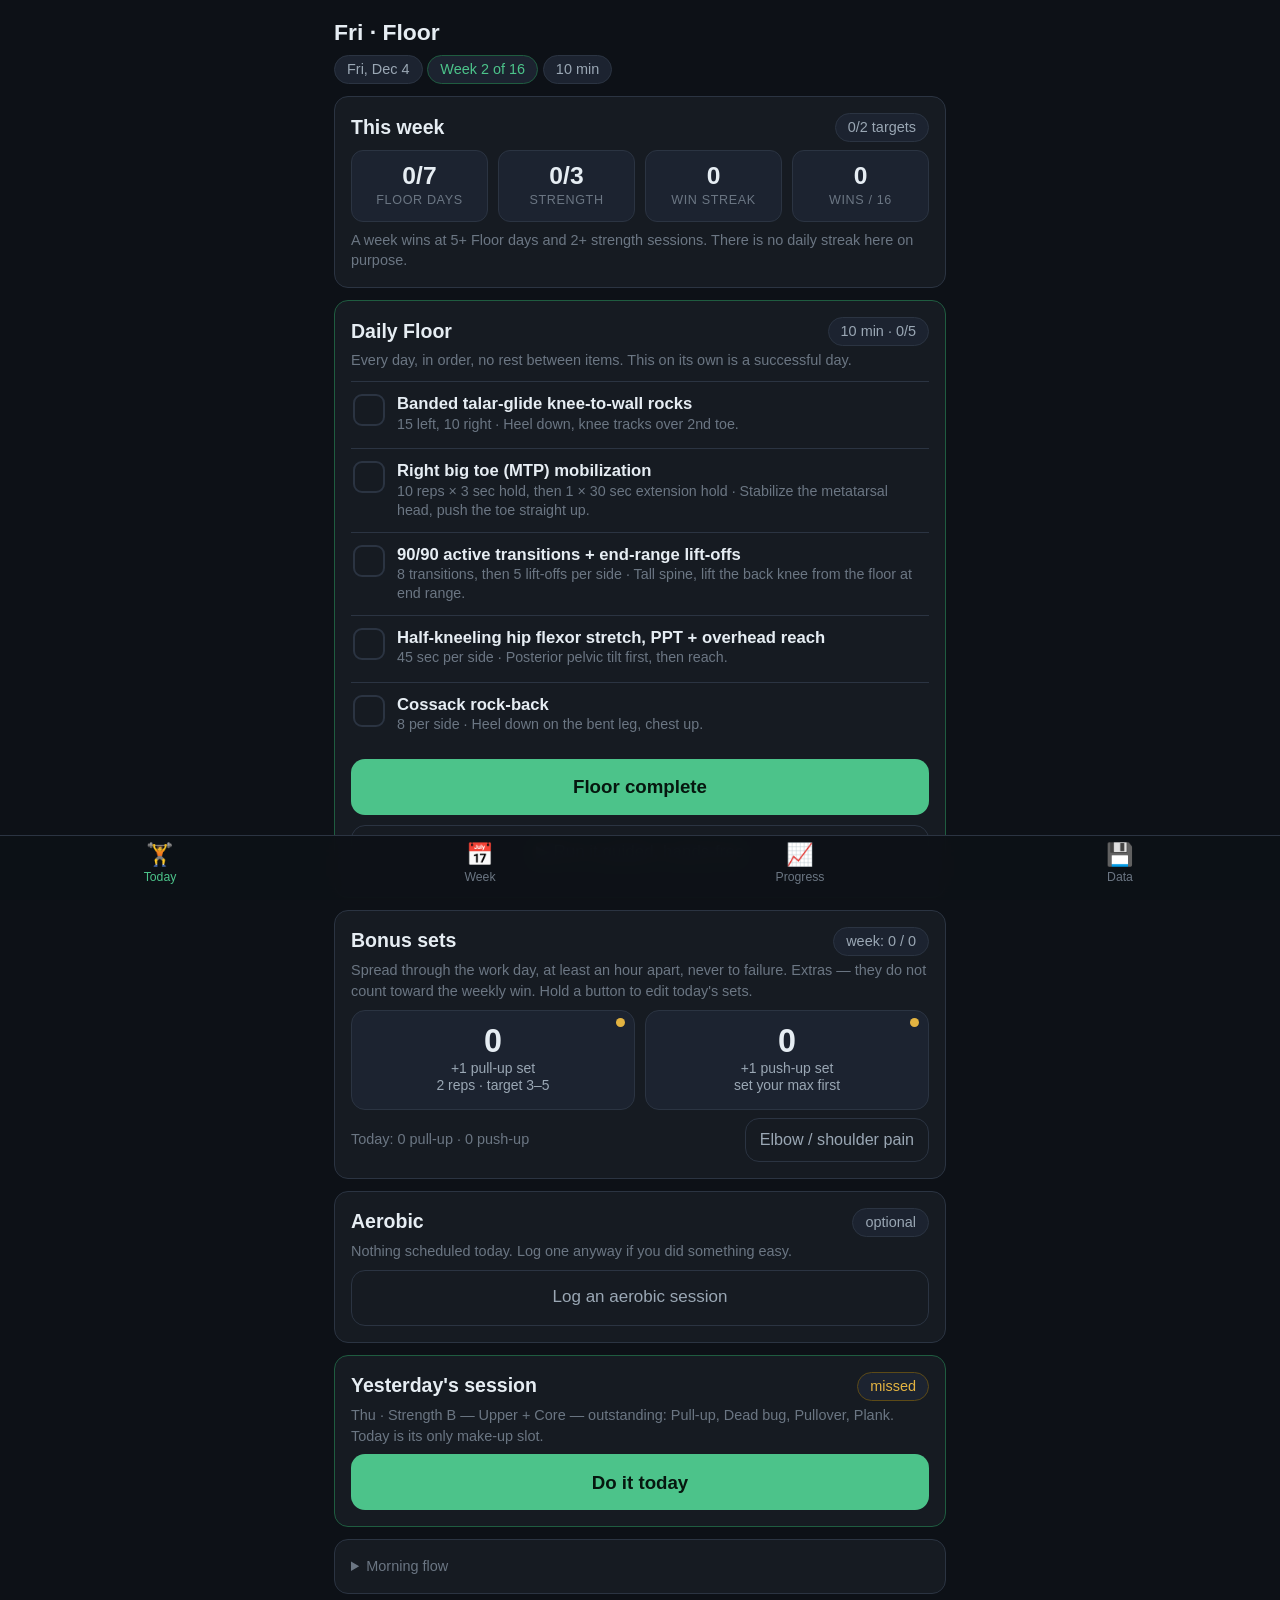
<file: tracker.html>
<!DOCTYPE html>
<html lang="en">
<head>
<meta charset="utf-8">
<meta name="viewport" content="width=device-width, initial-scale=1, viewport-fit=cover">
<meta name="theme-color" content="#0d1117">
<link rel="manifest" href="manifest.webmanifest">
<link rel="apple-touch-icon" href="icon-180.png">
<meta name="apple-mobile-web-app-capable" content="yes">
<meta name="apple-mobile-web-app-status-bar-style" content="black-translucent">
<meta name="apple-mobile-web-app-title" content="KC Tracker">
<title>Kinetic Chain Tracker</title>
<style>
:root{
  --bg:#0d1117; --panel:#161b22; --panel2:#1c2330; --line:#2b3442;
  --text:#e6edf3; --dim:#9aa7b4; --faint:#6b7683;
  --accent:#4cc38a; --accent-dim:#1f5c40; --blue:#58a6ff; --amber:#e3b341; --red:#f47067;
  --radius:14px;
}
*{box-sizing:border-box; -webkit-tap-highlight-color:transparent;}
html,body{margin:0;padding:0;background:var(--bg);color:var(--text);
  font-family:-apple-system,BlinkMacSystemFont,"Segoe UI",Roboto,Helvetica,Arial,sans-serif;
  font-size:17px; line-height:1.45; min-height:100%;}
body{padding-bottom:calc(76px + env(safe-area-inset-bottom));}
h1,h2,h3{margin:.2em 0 .4em; line-height:1.2;}
h1{font-size:1.35rem;} h2{font-size:1.15rem;} h3{font-size:1rem;color:var(--dim);}
button{font:inherit; cursor:pointer; border:none; border-radius:var(--radius);
  background:var(--panel2); color:var(--text); padding:14px 18px; min-height:56px;}
button:active{transform:scale(.985); filter:brightness(1.15);}
button.primary{background:var(--accent); color:#06170f; font-weight:700; font-size:1.1rem;}
button.warn{background:var(--red); color:#1a0605; font-weight:700;}
button.ghost{background:transparent; border:1px solid var(--line); color:var(--dim);}
button.small{min-height:44px; padding:8px 14px; font-size:.95rem;}
button:disabled{opacity:.4;}
input,select,textarea{font:inherit; background:var(--panel2); color:var(--text);
  border:1px solid var(--line); border-radius:10px; padding:12px; min-height:52px; width:100%;}
input[type=number]{font-size:1.3rem; text-align:center; font-variant-numeric:tabular-nums;}
input[type=time]{font-size:1.1rem; text-align:center;}
textarea{min-height:80px;}
label{display:block; font-size:.9rem; color:var(--dim); margin:10px 0 4px;}
.wrap{max-width:640px; margin:0 auto; padding:calc(14px + env(safe-area-inset-top)) 14px 8px;}
.card{background:var(--panel); border:1px solid var(--line); border-radius:var(--radius);
  padding:16px; margin-bottom:12px;}
.card.accent{border-color:var(--accent-dim);}
.card.muted{opacity:.55;}
.banner{border-radius:var(--radius); padding:12px 14px; margin-bottom:12px; font-size:.95rem;
  display:flex; gap:10px; align-items:flex-start;}
.banner.amber{background:#2b230d; border:1px solid #5c4a17; color:#ecd390;}
.banner.red{background:#2c1210; border:1px solid #6b2a25; color:#f5b3ad;}
.banner.green{background:#0f2a1d; border:1px solid var(--accent-dim); color:#a9e6c8;}
.banner.blue{background:#0d1f33; border:1px solid #1f3f6b; color:#a8cdf5;}
.banner button{min-height:40px; padding:6px 12px; font-size:.9rem; flex-shrink:0;}
.row{display:flex; gap:10px;}
.row>*{flex:1;}
.chip{display:inline-block; background:var(--panel2); border:1px solid var(--line);
  border-radius:999px; padding:3px 12px; font-size:.85rem; color:var(--dim);}
.chip.green{color:var(--accent); border-color:var(--accent-dim);}
.chip.red{color:var(--red); border-color:#6b2a25;}
.chip.amber{color:var(--amber); border-color:#5c4a17;}
.chip.blue{color:var(--blue); border-color:#1f3f6b;}
.dim{color:var(--dim);} .faint{color:var(--faint); font-size:.85rem;}
.tight{margin:4px 0 0; padding-left:20px;} .tight li{margin:3px 0;}
.loadbig{font-size:1.45rem; font-weight:700; color:var(--accent);}
.set-head{display:flex; justify-content:space-between; align-items:center; gap:10px;}
.set-title{font-weight:600;}
.setblock{border:1px solid var(--line); border-radius:12px; padding:12px; margin-top:10px;
  background:var(--panel2);}
.setblock.done{opacity:.75; background:transparent;}
.setblock.pending{opacity:.5; background:transparent;}
.setblock.blocked{opacity:.35; background:transparent;}
.done-check{color:var(--accent);}
.entrygrid{display:grid; grid-template-columns:1fr 1.3fr; gap:10px; margin-top:10px;}
.rirrow{display:flex; gap:6px;}
.rirrow button{flex:1; min-height:48px; padding:8px 0; font-size:1rem; background:var(--panel);
  border:1px solid var(--line);}
.rirrow button.sel{background:var(--accent); color:#06170f; font-weight:700; border-color:var(--accent);}
.rirrow button.target{border-color:var(--accent-dim);}
.painrow{display:grid; grid-template-columns:repeat(7,1fr); gap:5px; margin-top:6px;}
.painrow button{min-height:48px; padding:6px 0; font-size:.98rem;
  background:var(--panel); border:1px solid var(--line);}
.painrow button.sel{background:var(--accent); color:#06170f; font-weight:700; border-color:var(--accent);}
.painrow button.sel.hot{background:var(--red); color:#1a0605; border-color:var(--red);}
.sharpbtn{width:100%; margin-top:8px; min-height:48px; background:var(--panel);
  border:1px solid var(--line); font-size:.95rem; color:var(--dim);}
.sharpbtn.on{background:var(--red); color:#1a0605; font-weight:700; border-color:var(--red);}
.big-btn{width:100%; margin-top:10px;}
.checkrow{display:flex; align-items:center; gap:12px; padding:12px 4px; border-top:1px solid var(--line);}
.checkrow .cbox{width:34px; height:34px; border-radius:9px; border:2px solid var(--line);
  display:flex; align-items:center; justify-content:center; font-size:1.1rem; flex-shrink:0;}
.checkrow .cbox.on{background:var(--accent); border-color:var(--accent); color:#06170f;}
.checkrow button{background:none; padding:0; min-height:44px; flex:1; text-align:left;
  display:flex; align-items:center; gap:12px;}
table{width:100%; border-collapse:collapse; font-size:.92rem; margin-top:6px;}
th,td{text-align:left; padding:7px 8px; border-bottom:1px solid var(--line); vertical-align:top;}
th{color:var(--dim); font-weight:600; font-size:.85rem;}
td.num,th.num{text-align:right; font-variant-numeric:tabular-nums;}
.tablewrap{overflow-x:auto; -webkit-overflow-scrolling:touch;}
.nav{position:fixed; left:0; right:0; bottom:0; z-index:200; display:flex;
  background:rgba(13,17,23,.94); backdrop-filter:blur(12px); border-top:1px solid var(--line);
  padding-bottom:env(safe-area-inset-bottom);}
.nav button{flex:1; background:none; border-radius:0; min-height:64px; padding:8px 2px;
  font-size:.72rem; color:var(--faint); display:flex; flex-direction:column; align-items:center; gap:3px;}
.nav button.active{color:var(--accent);}
.nav .ico{font-size:1.3rem; line-height:1;}

/* ---- the Floor: one checklist, one complete button ---- */
.floorrow{display:flex; align-items:flex-start; gap:12px; padding:11px 2px;
  border-top:1px solid var(--line);}
.floorrow:first-of-type{border-top:0;}
.floorrow .cbox{width:32px; height:32px; border-radius:9px; border:2px solid var(--line);
  display:flex; align-items:center; justify-content:center; font-size:1rem; flex-shrink:0; margin-top:1px;}
.floorrow .cbox.on{background:var(--accent); border-color:var(--accent); color:#06170f;}
.floorrow button{background:none; padding:0; min-height:44px; flex:1; text-align:left;
  display:flex; align-items:flex-start; gap:12px; color:inherit;}
.floorrow .ftext b{display:block; font-weight:600; font-size:.98rem; line-height:1.3;}
.floorrow .ftext span{display:block; color:var(--faint); font-size:.84rem; line-height:1.35;}
.floorrow.on .ftext b{color:var(--dim); text-decoration:line-through; text-decoration-color:var(--faint);}

/* ---- bonus work-day counters ---- */
.bonusgrid{display:grid; grid-template-columns:1fr 1fr; gap:10px; margin-top:4px;}
.bonusbtn{position:relative; min-height:94px; display:flex; flex-direction:column;
  align-items:center; justify-content:center; gap:3px; background:var(--panel2);
  border:1px solid var(--line); border-radius:var(--radius);}
.bonusbtn b{font-size:1.9rem; font-weight:800; line-height:1; font-variant-numeric:tabular-nums;}
.bonusbtn span{font-size:.82rem; color:var(--dim); text-align:center; line-height:1.25;}
.bonusbtn:disabled{opacity:.35;}
.bonusbtn .nag{position:absolute; top:7px; right:9px; width:9px; height:9px; border-radius:50%;
  background:var(--amber);}
.bonusmeta{display:flex; justify-content:space-between; align-items:center; margin-top:8px;}

/* ---- weekly win metric ---- */
.winrow{display:flex; gap:10px; margin-top:8px;}
.winstat{flex:1; background:var(--panel2); border:1px solid var(--line); border-radius:12px;
  padding:11px 8px; text-align:center;}
.winstat b{display:block; font-size:1.45rem; font-weight:800; line-height:1.1;
  font-variant-numeric:tabular-nums;}
.winstat b.hit{color:var(--accent);}
.winstat span{display:block; font-size:.74rem; color:var(--faint); text-transform:uppercase;
  letter-spacing:.05em; margin-top:2px;}
.supset{font-size:.72rem; color:var(--faint); text-transform:uppercase; letter-spacing:.07em;
  margin:18px 0 -2px;}

#session{position:fixed; inset:0; z-index:250; background:var(--bg); display:none;}
#session.open{display:block;}
.sess-inner{height:100%; display:flex; flex-direction:column; max-width:640px; margin:0 auto;
  padding:calc(14px + env(safe-area-inset-top)) 18px calc(18px + env(safe-area-inset-bottom));}
.sess-top{display:flex; justify-content:space-between; align-items:center; gap:10px; margin-bottom:6px;}
.sess-section{font-size:.8rem; color:var(--faint); text-transform:uppercase; letter-spacing:.06em;}
.sess-name{font-size:1.6rem; font-weight:700; line-height:1.15; margin-top:10px;}
.sess-rx{color:var(--accent); font-size:1rem; margin-top:4px;}
.sess-cue{color:var(--dim); font-size:.95rem; margin-top:8px; line-height:1.4;}
.bigtime{font-size:clamp(78px,26vw,140px); font-weight:800; text-align:center; margin:auto 0;
  font-variant-numeric:tabular-nums; letter-spacing:-.04em; line-height:1;}
.bigtime.warn3{color:var(--amber);}
.bigtime.transition{color:var(--blue); font-size:clamp(58px,19vw,104px);}
.bigtime.resting{color:var(--faint);}
.progressbar{height:5px; background:var(--panel2); border-radius:3px; overflow:hidden; margin:0 0 14px;}
.progressbar>div{height:100%; background:var(--accent); width:0;}
.nextup{border-top:1px solid var(--line); padding-top:10px; margin-top:6px; font-size:.9rem; color:var(--dim);}
.nu-label{font-size:.72rem; color:var(--faint); text-transform:uppercase; letter-spacing:.06em;}
.makeup-head{border-top:2px solid var(--blue); margin:24px 0 12px; padding-top:14px;}
.makeup-head h2{margin:2px 0 0;}
.controls{display:grid; grid-template-columns:1fr 1.4fr 1fr 1fr; gap:8px; margin-top:14px;}
.controls button{min-height:58px; padding:10px 4px; font-size:.92rem;}
.controls .pausebtn{background:var(--accent); color:#06170f; font-weight:700;}
.steplist{max-height:52vh; overflow-y:auto; margin:10px 0;}
.sl-row{padding:11px 8px; border-bottom:1px solid var(--line); font-size:.92rem; cursor:pointer;}
.sl-row.done{color:var(--faint);} .sl-row.cur{color:var(--accent); font-weight:700;}
.modal-back{position:fixed; inset:0; z-index:300; background:rgba(0,0,0,.7);
  display:flex; align-items:flex-end; justify-content:center; padding:0;}
.modal{background:var(--panel); border-top:1px solid var(--line); border-radius:20px 20px 0 0;
  padding:20px 18px calc(20px + env(safe-area-inset-bottom)); width:100%; max-width:640px;
  max-height:92vh; overflow-y:auto;}
.modal h2{margin-top:0;}
.yn{display:flex; gap:10px; margin-top:16px;}
.yn button{flex:1;}
.painscale{display:grid; grid-template-columns:repeat(6,1fr); gap:6px; margin-top:12px;}
.painscale button{min-height:54px; padding:6px 0; font-size:1.05rem; background:var(--panel2);
  border:1px solid var(--line);}
.painscale button.sel{background:var(--accent); color:#06170f; font-weight:700;}
.painscale button.sel.hot{background:var(--red); color:#1a0605;}
details summary{cursor:pointer;}
</style>
</head>
<body>
<div id="app" class="wrap"></div>
<div id="session"></div>
<div id="modalhost"></div>
<nav class="nav" id="nav">
  <button data-v="today"><span class="ico">🏋️</span>Today</button>
  <button data-v="week"><span class="ico">📅</span>Week</button>
  <button data-v="prog"><span class="ico">📈</span>Progress</button>
  <button data-v="data"><span class="ico">💾</span>Data</button>
</nav>

<script>
"use strict";
/* =====================================================================
   Kinetic Chain Tracker — app spec v5
   Tracks Kinetic Chain Program v3: Winter Consistency Block
   (Mon 23 Nov 2026 → Sun 14 Mar 2027), which replaces the six-day
   one-movement-group-per-day rotation.

   The block exists because the tracker's own Sep–Nov data showed
   training happening in 10–12 day bursts separated by 2–3 week gaps,
   with every restart resetting loads. So the app's job changed:

   1. Three fixed strength days instead of six variable ones.
   2. A ten-minute Floor that always counts as a successful day, so
      there is no such thing as an all-or-nothing morning.
   3. Weekly win targets, not daily streaks — a missed day must not
      read as a broken run, because that is what ended the last block.
   4. Re-entry after a gap keeps the load and trims a set, instead of
      cutting the load. Restarting at the bottom was the thing that
      made November's numbers match September's.
   ===================================================================== */

const MOVEMENTS = {

  /* ---------- Strength A — Lower (Monday) ---------- */
  bss: {
    id:"bss", name:"Bulgarian split squat", short:"BSS",
    kind:"reps", reps:8, perSide:true, rest:75, kneeCheck:true,
    tempo:"3-1-1", cue:"Knee over 2nd toe, no medial collapse.",
    ladder:[
      { label:"Bodyweight", num:0 }, { label:"10 lb/hand", num:10 },
      { label:"15 lb/hand", num:15 }, { label:"20 lb/hand", num:20 },
      { label:"25 lb/hand", num:25 }, { label:"30 lb/hand", num:30 }
    ]
  },
  db_rdl: {
    id:"db_rdl", name:"DB Romanian deadlift", short:"DB RDL",
    kind:"reps", reps:8, perSide:false, rest:90,
    tempo:"3-0-1", cue:"Hips back, neutral spine.",
    ladder:[
      { label:"25 lb/hand", num:25 }, { label:"30 lb/hand", num:30 }, { label:"35 lb/hand", num:35 },
      { label:"40 lb/hand", num:40 }, { label:"45 lb/hand", num:45 }, { label:"50 lb/hand", num:50 },
      { label:"Single-leg B-stance, 25 lb/hand", num:25 }
    ]
  },
  copenhagen: {
    id:"copenhagen", name:"Copenhagen plank", short:"Copenhagen",
    kind:"reps", reps:6, perSide:true, rest:60,
    tempo:"3 sec eccentric", cue:"Hips stacked, body straight.",
    ladder:[
      { label:"Short lever — knee on bench", num:0, sets:2, reps:6 },
      { label:"Short lever — knee on bench, 3×8", num:0, sets:3, reps:8 },
      { label:"Long lever — foot on bench", num:0, sets:2, reps:6 },
      { label:"Long lever — foot on bench, 3×8", num:0, sets:3, reps:8 }
    ]
  },
  sl_calf: {
    id:"sl_calf", name:"Single-leg calf raise", short:"SL calf",
    kind:"reps", reps:12, perSide:true, rest:60, kneeCheck:true,
    tempo:"2-1-2", cue:"Full range, push through the big toe.",
    ladder:[
      { label:"Bodyweight", num:0 }, { label:"10 lb", num:10 },
      { label:"15 lb", num:15 }, { label:"20 lb", num:20 }, { label:"25 lb", num:25 }
    ]
  },

  /* ---------- Strength B — Upper + Core (Thursday) ---------- */
  pullup: {
    id:"pullup", name:"Pull-up", short:"Pull-up",
    kind:"reps", reps:null, perSide:false, rest:90,
    tempo:"2-0-1", cue:"Full hang to chin over bar. Stop 2 short of failure.",
    ladder:[
      { label:"Eccentric 3×3", num:0, sets:3, reps:3 },
      { label:"Max minus 2", num:0 },
      { label:"Max minus 1", num:0 },
      { label:"+5 lb (DB between feet)", num:5 }
    ]
  },
  db_pullover: {
    id:"db_pullover", name:"DB pullover", short:"Pullover",
    kind:"reps", reps:10, perSide:false, rest:60,
    tempo:"3-0-1", cue:"Ribs down, low back flat on the bench.",
    ladder:[
      { label:"25 lb", num:25 }, { label:"30 lb", num:30 },
      { label:"35 lb", num:35 }, { label:"40 lb", num:40 }
    ]
  },
  deadbug: {
    id:"deadbug", name:"Dead bug with band", short:"Dead bug",
    kind:"reps", reps:8, perSide:true, rest:45,
    tempo:"Slow", cue:"Low back pressed into the floor.",
    ladder:[
      { label:"Band", num:0 },
      { label:"Band + 3 sec hold", num:0 },
      { label:"Heavier band", num:0 }
    ]
  },
  plank_ppt: {
    id:"plank_ppt", name:"Plank with PPT", short:"Plank",
    kind:"hold", hold:40, perSide:false, rest:45,
    tempo:"Hold", cue:"Squeeze the glutes, tuck the pelvis.",
    ladder:[
      { label:"40 sec", num:0, hold:40 }, { label:"45 sec", num:0, hold:45 },
      { label:"50 sec", num:0, hold:50 }, { label:"60 sec", num:0, hold:60 },
      { label:"60 sec + side planks", num:0, hold:60 }
    ]
  },

  /* ---------- Strength C — Lower (Saturday) ---------- */
  cossack: {
    id:"cossack", name:"Goblet Cossack squat", short:"Cossack",
    kind:"reps", reps:8, perSide:true, rest:60, kneeCheck:true,
    tempo:"3-1-1", cue:"Heel down, sit into the hip.",
    ladder:[
      { label:"15 lb goblet", num:15 }, { label:"20 lb goblet", num:20 },
      { label:"25 lb goblet", num:25 }, { label:"30 lb goblet", num:30 }
    ]
  },
  nordic: {
    id:"nordic", name:"Nordic curl", short:"Nordic",
    kind:"reps", reps:5, perSide:false, rest:90,
    tempo:"Slowest possible lowering", cue:"Hips extended, lower as one unit.",
    ladder:[
      { label:"Hands assisting through range", num:0 },
      { label:"Partial range unassisted", num:0 },
      { label:"Full range unassisted", num:0 }
    ]
  },
  spanish: {
    id:"spanish", name:"Spanish squat", short:"Spanish sq",
    kind:"hold", hold:30, perSide:false, rest:60,
    tempo:"Hold", cue:"Shins vertical, sit back into the band.",
    ladder:[
      { label:"Heavy band, 30 sec", num:0, hold:30 },
      { label:"Heavy band, 45 sec", num:0, hold:45 },
      { label:"Heavy band, 60 sec", num:0, hold:60 }
    ]
  },
  sl_balance: {
    id:"sl_balance", name:"Single-leg balance, eyes closed", short:"SL balance",
    kind:"hold", hold:30, perSide:true, rest:45,
    tempo:"Hold", cue:"Soft knee, level pelvis.",
    ladder:[
      { label:"Eyes closed", num:0 },
      { label:"Eyes closed on a folded mat", num:0 },
      { label:"Eyes closed with head turns", num:0 }
    ]
  },

  /* ---------- Bonus work-day sets ----------
     These never advance on session streaks. Their rung changes only at an
     assessment, from the measured max — see applyAssessmentToBonus(). */
  pullup_bonus: {
    id:"pullup_bonus", name:"Pull-up (bonus set)", short:"Bonus pull-up",
    kind:"bonus", bonus:true, perSide:false,
    cue:"Stop 4+ reps short of failure. Every set should feel easy.",
    ladder:[
      { label:"Eccentric 2 reps (jump to top, 3–5 sec lower)", num:0, reps:2, eccentric:true },
      { label:"50% of strict max", num:0, pctOfMax:0.5, maxKey:"pullup_max" }
    ]
  },
  pushup_bonus: {
    id:"pushup_bonus", name:"Push-up (bonus set)", short:"Bonus push-up",
    kind:"bonus", bonus:true, perSide:false,
    cue:"Body straight, chest to fist height. Never to failure.",
    ladder:[
      { label:"50% of max, 1-0-1", num:0, pctOfMax:0.5, maxKey:"pushup_max" },
      { label:"50% of max, 3-0-1", num:0, pctOfMax:0.5, maxKey:"pushup_max" },
      { label:"Retest max, then 50% at 3-0-1", num:0, pctOfMax:0.5, maxKey:"pushup_max" }
    ]
  },

  /* ---------- Retired from the previous block ----------
     Not scheduled any more. Kept so their logged history still renders and
     exports, and so a save written before this block loads without gaps.
     90/90 work moved into Floor item 3; the adductor isometric is covered by
     Copenhagen and the Cossack. */
  t9090: {
    id:"t9090", name:"Loaded 90/90 transition", short:"90/90",
    kind:"reps", reps:6, perSide:true, rest:45, retired:true,
    tempo:"Slow throughout", cue:"Retired — now Floor item 3.",
    ladder:[{ label:"Bodyweight", num:0 }, { label:"5 lb ankle load", num:5 }, { label:"10 lb ankle load", num:10 }]
  },
  add_iso: {
    id:"add_iso", name:"Adductor squeeze isometric", short:"Add squeeze",
    kind:"hold", hold:20, perSide:false, rest:30, retired:true,
    tempo:"Isometric", cue:"Retired — covered by Copenhagen and the Cossack.",
    ladder:[{ label:"70% effort", num:0 }]
  }
};

const PROGRAM = {
  title: "Kinetic Chain Program",
  programVersion: "v3 — Winter Consistency Block",
  specVersion: 5,
  build: "2026-11-25.1",
  blockStart: "2026-11-23",
  blockEnd:   "2027-03-14",
  blockWeeks: 16,
  rir: 2,
  painLimit: 3,            // during a set: >3/10, or sharp, ends that exercise
  advancePainMax: 1,       // next-morning check must be 0 or 1 to bank a session
  dropPainMin: 3,          // next-morning check at or above this drops a rung

  /* A week is a win on these two counts. Deliberately not a daily streak:
     the previous block died when one missed day read as a broken run. */
  win: { floorDays: 5, strengthSessions: 2 },

  /* Index 0 = Sunday … 6 = Saturday. */
  rotation: [
    { day:0, type:"floor",      label:"Floor", est:"10 min + optional aerobic", movements:[] },
    { day:1, type:"strength_a", label:"Strength A — Lower", est:"10 + 25 min",
      movements:[{ id:"bss", sets:3 }, { id:"copenhagen", sets:2 },
                 { id:"db_rdl", sets:3 }, { id:"sl_calf", sets:2 }],
      supersets:[["bss","copenhagen"],["db_rdl","sl_calf"]] },
    { day:2, type:"floor",      label:"Floor", est:"10 min", movements:[] },
    { day:3, type:"match",      label:"Soccer — 7-a-side", est:"10 min + evening match",
      note:"Floor in the morning, soccer in the evening.",
      match:{ format:"7-a-side" }, movements:[] },
    { day:4, type:"strength_b", label:"Strength B — Upper + Core", est:"10 + 20 min",
      note:"No loaded lower-body work today — the day after soccer.",
      movements:[{ id:"pullup", sets:3 }, { id:"deadbug", sets:3 },
                 { id:"db_pullover", sets:3 }, { id:"plank_ppt", sets:3 }],
      supersets:[["pullup","deadbug"],["db_pullover","plank_ppt"]] },
    { day:5, type:"floor",      label:"Floor", est:"10 min", movements:[] },
    { day:6, type:"strength_c", label:"Strength C — Lower", est:"15 + 25 min",
      note:"Extended Floor today — foam rolling is added.",
      movements:[{ id:"cossack", sets:3 }, { id:"sl_balance", sets:3 },
                 { id:"nordic", sets:2 }, { id:"spanish", sets:3 }],
      supersets:[["cossack","sl_balance"],["nordic","spanish"]] }
  ],

  /* Each missed strength day has exactly one make-up slot, the next day.
     Never two strength sessions stacked on one day; the Floor is never made up. */
  makeup: { 1:2, 4:5, 6:0 },   // Mon→Tue, Thu→Fri, Sat→Sun (day-of-week indices)

  /* ---------- the Daily Floor ---------- */
  floor: {
    minutes: 10, extendedMinutes: 15,
    items: [
      { id:"fl_talar", name:"Banded talar-glide knee-to-wall rocks",
        dose:"15 left, 10 right", cue:"Heel down, knee tracks over 2nd toe.",
        kit:"Band, wall", steps:[{ reps:15, label:"Left" }, { reps:10, label:"Right" }] },
      { id:"fl_mtp", name:"Right big toe (MTP) mobilization",
        dose:"10 reps × 3 sec hold, then 1 × 30 sec extension hold",
        cue:"Stabilize the metatarsal head, push the toe straight up.",
        kit:"Hands", steps:[{ reps:10 }, { dur:30, label:"Extension hold" }] },
      { id:"fl_9090", name:"90/90 active transitions + end-range lift-offs",
        dose:"8 transitions, then 5 lift-offs per side",
        cue:"Tall spine, lift the back knee from the floor at end range.",
        kit:"Mat", steps:[{ reps:8, label:"Transitions" }, { reps:5, label:"Lift-offs left" }, { reps:5, label:"Lift-offs right" }] },
      { id:"fl_hipflexor", name:"Half-kneeling hip flexor stretch, PPT + overhead reach",
        dose:"45 sec per side", cue:"Posterior pelvic tilt first, then reach.",
        kit:"Mat", steps:[{ dur:45, label:"Left" }, { dur:45, label:"Right" }] },
      { id:"fl_cossack", name:"Cossack rock-back",
        dose:"8 per side", cue:"Heel down on the bent leg, chest up.",
        kit:"Mat", steps:[{ reps:8, label:"Left" }, { reps:8, label:"Right" }] }
    ],
    extendedItems: [
      { id:"fl_roll_quads", name:"Foam roll quads / rectus femoris",
        dose:"60 sec per side", cue:"Slow passes, extra time on tender spots.",
        kit:"Roller", steps:[{ dur:60, label:"Left" }, { dur:60, label:"Right" }] },
      { id:"fl_roll_add", name:"Foam roll adductors / lateral hip",
        dose:"60 sec per side", cue:"Slow passes.",
        kit:"Roller", steps:[{ dur:60, label:"Left" }, { dur:60, label:"Right" }] }
    ]
  },

  /* ---------- bonus work-day sets ---------- */
  bonus: {
    pullup_bonus: { setsPerDay:[3,5], daysPerWeek:[4,5], skipDow:[4], minGapHours:1,
      note:"Never Thursday — that is Strength B." },
    pushup_bonus: { setsPerDay:[3,4], daysPerWeek:[5], skipDow:[], minGapHours:1 },
    nagAfterHour: 14,      // badge if fewer than 2 sets by 2pm
    nagBelow: 2,
    painRestDays: 3
  },

  /* ---------- re-entry after a gap (replaces the old load cuts) ---------- */
  reentry: [
    { minGap:0,  maxGap:13, setCut:0, rungDrop:0, note:null },
    { minGap:14, maxGap:27, setCut:1, rungDrop:0,
      note:"Welcome back. Same weight, one fewer set today." },
    { minGap:28, maxGap:9999, setCut:1, rungDrop:1,
      note:"Welcome back. One rung down and one fewer set today; normal sets next session." }
  ],

  /* ---------- assessments ---------- */
  assessDates: ["2026-12-19","2027-01-16","2027-02-13","2027-03-13"],
  measures: [
    { id:"ktw_l", label:"Knee-to-wall, left (in)", type:"num", target:"Asymmetry under 0.8 in" },
    { id:"ktw_r", label:"Knee-to-wall, right (in)", type:"num", target:"Asymmetry under 0.8 in" },
    { id:"cossack_depth", label:"Full Cossack depth, heel down", type:"bool", target:"Yes" },
    { id:"hop_l", label:"Single-leg hop, left", type:"num", target:"Asymmetry under 10%" },
    { id:"hop_r", label:"Single-leg hop, right", type:"num", target:"Asymmetry under 10%" },
    { id:"pullup_max", label:"Max strict pull-ups, one set", type:"num", target:"Sets the bonus dose; 4+ switches off eccentrics" },
    { id:"pushup_max", label:"Max push-ups, one set, full range", type:"num", target:"Sets the bonus dose" },
    { id:"pain_match", label:"Pain during match (0–10)", type:"num", target:"0" },
    { id:"pain_24h", label:"Pain 24 hours after (0–10)", type:"num", target:"0" }
  ],
  /* Carried over from the handoff spec so the first assessment has something
     to move against. Marked as seeded, and deletable on the Data tab. */
  seedAssessment: { date:"2026-10-31", source:"v3 spec handoff",
    values:{ ktw_l:7.5, ktw_r:8, cossack_depth:"yes", hop_l:43, hop_r:35, pain_match:0, pain_24h:1 } },

  /* ---------- morning flow ---------- */
  morning: [
    "7:30–7:50 — dishwasher, dog, start coffee. Mat and band stay set up overnight.",
    "7:50 — Floor, plus strength on Mon/Thu/Sat. Podcast or audiobook only during this block.",
    "After — coffee, handwritten notes, breakfast.",
    "Mon and Thu — optional 7:00 alarm to get the full session in without rushing.",
    "Mat before mug. No sitting down with coffee until the Floor is done.",
    "After 8:15 with nothing started — Floor only, and tap Short on time."
  ],

  pain: {
    during:"3/10 or less, steady or fading, is acceptable — continue. Above 3/10, or sharp, catching, or rising through a set: stop that exercise.",
    substitutes:["Spanish squat isometric","Wall sit","The same movement through a pain-free range only"],
    redFlags:["Locking","Giving way","Effusion or swelling","Night pain or rest pain",
      "Inability to bear weight","Pain reaching and staying above 5/10",
      "A discrete traumatic pop with rapid swelling"]
  },

  warmup: { total:"13:30", href:"warmup/" },

  /* ---------- section 4b: aerobic ----------
     One match a week through mid-March is thin aerobic cover, so a weekly easy
     session protects the base. Optional, and deliberately outside the weekly
     win — making it a target would turn a 5-day Floor habit into a 6-day one. */
  cardio: {
    sunday:           { minutes:[30,40], rpe:[3,4] },
    noMatchWednesday: { minutes:35,      rpe:[3,4] },
    modalities: [
      { id:"jog",       label:"Easy jog on flat ground" },
      { id:"bike",      label:"Outdoor cycling, 80+ rpm, no grinding" },
      { id:"hill_walk", label:"Patterson Park hill walks — fast up, controlled down" },
      { id:"walk",      label:"Walk" }
    ],
    easyNote:"RPE 3 to 4 — you should be able to speak in full sentences.",
    skipIfPainAtLeast: 3,
    gameSpeedAfterDays: 14,
    gameSpeed: [
      "10 min easy jog",
      "6 × (30 sec hard at RPE 8, 90 sec easy walk or jog)",
      "4 × 20 m lateral shuffle with a cut at each end, walk back between reps",
      "6 min easy jog"
    ]
  }
};

/* ===================== date helpers ===================== */
function localISO(d){
  const y=d.getFullYear(), m=String(d.getMonth()+1).padStart(2,"0"), dd=String(d.getDate()).padStart(2,"0");
  return `${y}-${m}-${dd}`;
}
function todayStr(){ return localISO(new Date()); }
function dowOf(iso){ const [y,m,d]=iso.split("-").map(Number); return new Date(y,m-1,d).getDay(); }
function mondayStr(d){
  const c = new Date(d.getFullYear(), d.getMonth(), d.getDate());
  c.setDate(c.getDate() - ((c.getDay()+6) % 7));
  return localISO(c);
}
function mondayOf(iso){ const [y,m,d]=iso.split("-").map(Number); return mondayStr(new Date(y,m-1,d)); }
function addDays(iso, n){
  const [y,m,d] = iso.split("-").map(Number);
  const c = new Date(y, m-1, d); c.setDate(c.getDate()+n);
  return localISO(c);
}
function fmtDate(iso){
  const [y,m,d] = iso.split("-").map(Number);
  return new Date(y,m-1,d).toLocaleDateString(undefined,{weekday:"short",month:"short",day:"numeric"});
}
function fmtShort(iso){
  const [y,m,d] = iso.split("-").map(Number);
  return new Date(y,m-1,d).toLocaleDateString(undefined,{month:"short",day:"numeric"});
}
function daysBetween(a,b){
  const [ay,am,ad]=a.split("-").map(Number), [by,bm,bd]=b.split("-").map(Number);
  return Math.round((new Date(by,bm-1,bd) - new Date(ay,am-1,ad)) / 86400000);
}
function fmtTime(ts){ return new Date(ts).toLocaleTimeString(undefined,{hour:"numeric",minute:"2-digit"}); }
function uid(){ return Date.now().toString(36) + Math.random().toString(36).slice(2,8); }
function esc(s){ return String(s==null?"":s).replace(/[&<>"']/g, c=>({"&":"&amp;","<":"&lt;",">":"&gt;",'"':"&quot;","'":"&#39;"}[c])); }
const DOW = ["Sun","Mon","Tue","Wed","Thu","Fri","Sat"];

/* ===================== state ===================== */
const LS_KEY = "kct_v1";
let state = null;

function blankProgress(){
  const p = {};
  Object.keys(MOVEMENTS).forEach(mid=>{
    p[mid] = { step:0, streak:0, since:todayStr(), history:[] };
  });
  return p;
}
function defaultState(){
  return {
    v: 5,
    firstSeen: todayStr(),
    program: { start: PROGRAM.blockStart, notice: null },
    progress: blankProgress(),
    days: {},
    painChecks: [],
    baseline: 0,
    assessments: [],
    bonusRestUntil: null,     // set when elbow/shoulder pain is reported
    needPushupMax: false,     // one-off prompt after migration
    logs: [],
    lastExport: null,
    activeSession: null,
    settings: { sound: true, vibrate: true }
  };
}
function blankDay(date){
  const rot = rotationFor(date);
  return {
    date,
    type: rot.type,
    movements: rot.movements.map(m=>m.id),
    work: {},
    floorComplete: false,
    floorItems: [],      // ids of ticked Floor items
    deferred: false,     // strength swapped out by "Short on time"
    bonusSets: [],       // {movement, rung, reps, loggedAt}
    warmupDone: false,
    match: null,
    noMatch: false,      // Wednesday declared match-free this week
    cardio: null,        // {type, modality, minutes, rpe, pain, loggedAt}
    makeup: null,        // {from}
    madeUpOn: null,
    reentry: null        // {gap, setCut, rungDrop, appliedAt}
  };
}
function rotationFor(dateOrDow){
  const dow = typeof dateOrDow === "number" ? dateOrDow : dowOf(dateOrDow);
  return PROGRAM.rotation[dow];
}
function isStrengthDay(dateOrDow){ return rotationFor(dateOrDow).type.indexOf("strength") === 0; }
function getDay(date, create){
  let d = state.days[date];
  if (!d){
    if (!create) return null;
    d = state.days[date] = blankDay(date);
  }
  if (!d.work) d.work = {};
  if (!d.floorItems) d.floorItems = [];
  if (!d.bonusSets) d.bonusSets = [];
  if (d.cardio === undefined) d.cardio = null;
  if (d.noMatch === undefined) d.noMatch = false;
  // A run logged under the previous block is the same kind of session.
  if (!d.cardio && d.legacyRun){
    const r = d.legacyRun;
    d.cardio = { type:"aerobic", modality:"jog",
                 minutes:(r.intervals||0)*(r.runMin||0) + (r.intervals||0)*(r.walkMin||0),
                 rpe:null, pain:null, note:r.note || "", migrated:true };
  }
  return d;
}
function dayOrBlank(date){ return state.days[date] || blankDay(date); }

/* Migrate a save written for the previous block. Nothing is thrown away:
   logged work on retired movements stays and still exports, mobility becomes
   the Floor, and the old load cuts are cleared because section 6 replaces them
   with a re-entry rule that keeps the weight. */
function migrate(old){
  if (!old) return defaultState();
  if (old.v >= 5) return old;

  const out = defaultState();
  out.firstSeen = old.firstSeen || todayStr();
  out.lastExport = old.lastExport || null;
  out.settings = old.settings || { sound:true, vibrate:true };
  out.logs = (old.logs || []).slice();
  out.painChecks = (old.painChecks || []).slice();
  out.assessments = (old.assessments || []).slice();
  out.baseline = old.baseline != null ? old.baseline : 0;
  out.migratedFrom = old.v || 4;
  if (old.legacySymptomChecks) out.legacySymptomChecks = old.legacySymptomChecks;

  Object.entries(old.days || {}).forEach(([date, day])=>{
    const nd = blankDay(date);
    nd.work = day.work || {};
    // the old daily mobility block is this block's Floor
    nd.floorComplete = !!(day.floorComplete || day.mobilityComplete);
    nd.floorItems = day.floorItems || [];
    nd.bonusSets = day.bonusSets || [];
    nd.warmupDone = !!day.warmupDone;
    nd.match = day.match || null;
    if (day.run) nd.legacyRun = day.run;
    if (day.repWork) nd.legacyRepWork = day.repWork;
    if (day.mobilityMinutes) nd.mobilityMinutes = day.mobilityMinutes;
    out.days[date] = nd;
  });

  // Carry rungs forward BY LABEL, never by index. Some ladders changed shape
  // for this block — the Cossack lost its bodyweight rung, so the old index 1
  // (15 lb goblet) would land on 20 lb and silently add load, which is the one
  // thing this block exists to prevent. Match what they were actually on.
  Object.keys(out.progress).forEach(mid=>{
    const prev = (old.progress || {})[mid];
    if (!prev) return;
    out.progress[mid].step = migrateRungIndex(mid, prev, old.days || {});
    out.progress[mid].history = prev.history || [];
    // A new block starts fresh: sessions from the old one do not count toward
    // a rung here, so streaks begin at the block start rather than carrying.
    out.progress[mid].since = PROGRAM.blockStart;
  });

  // Section 12: drop the old cuts outright. They were all set under the
  // previous block's re-entry rules and section 6 replaces them.
  out.cutsClearedOnMigration = Object.keys(old.cuts || {});

  // Seed the last measured assessment so the first one has something to move
  // against. Marked, and removable on the Data tab.
  const seed = PROGRAM.seedAssessment;
  if (!out.assessments.some(a => a.date === seed.date)){
    out.assessments.push({ id: uid(), date: seed.date, source: seed.source,
      values: Object.assign({}, seed.values) });
  }
  out.assessments.sort((a,b)=>a.date.localeCompare(b.date));

  out.needPushupMax = !out.assessments.some(a => a.values && a.values.pushup_max != null);
  /* Keep the pre-block save verbatim. This migration rewrites localStorage in
     place, and the athlete may not have exported recently — so the old state
     stays recoverable from inside the app rather than only from a backup they
     might not have. Downloadable on the Data tab; re-importing it would simply
     migrate again, so it is offered as a file, not an in-place restore. */
  try { out.preBlockSnapshot = { savedAt: todayStr(), fromVersion: old.v || 4, data: old }; }
  catch(e){}
  out.program.start = PROGRAM.blockStart;
  out.program.notice = "New block: Winter Consistency. Three strength days, a ten-minute Floor every day, and weekly targets instead of daily streaks.";
  return out;
}
/* Find the rung they were actually on, by name rather than position.
   In order of trust: the label their last rung change moved them TO, then the
   label recorded against the last set they actually performed, then the load
   that set carried. Only if none of those resolve does it fall back to the
   bottom — guessing upward is the one direction that can hurt. */
function normRung(s){
  return String(s||"").toLowerCase()
    .replace(/[\u2013\u2014]/g, "-")
    .replace(/\blbs\b/g, "lb")
    .replace(/\bdb\b/g, "")
    .replace(/[^a-z0-9]+/g, " ")
    .trim();
}
function migrateRungIndex(mid, prevProgress, oldDays){
  const L = MOVEMENTS[mid].ladder;
  const byLabel = lbl => {
    if (!lbl) return -1;
    const n = normRung(lbl);
    return L.findIndex(x => normRung(x.label) === n);
  };
  const hist = prevProgress.history || [];
  let i = byLabel(hist.length ? hist[hist.length-1].to : null);
  if (i >= 0) return i;

  let lastSet = null;
  Object.keys(oldDays).sort().reverse().some(dt=>{
    const w = (oldDays[dt].work || {})[mid];
    if (w && w.sets && w.sets.length){ lastSet = w.sets[w.sets.length-1]; return true; }
    return false;
  });
  if (lastSet){
    i = byLabel(lastSet.rung);
    if (i >= 0) return i;
    if (lastSet.load > 0){
      i = L.findIndex(x => x.num === lastSet.load);
      if (i >= 0) return i;
    }
  }
  return 0;
}

function load(){
  try {
    const raw = localStorage.getItem(LS_KEY);
    state = raw ? JSON.parse(raw) : defaultState();
  } catch(e){ state = defaultState(); }
  state = migrate(state);
  if (!state || !state.program) state = defaultState();
  if (!state.days) state.days = {};
  if (!state.painChecks) state.painChecks = [];
  if (!state.assessments) state.assessments = [];
  if (!state.logs) state.logs = [];
  if (!state.progress) state.progress = blankProgress();
  Object.keys(MOVEMENTS).forEach(mid=>{
    if (!state.progress[mid]) state.progress[mid] = { step:0, streak:0, since:todayStr(), history:[] };
  });
  if (state.baseline == null) state.baseline = 0;
}
let saveTimer = null;
function save(){ try { localStorage.setItem(LS_KEY, JSON.stringify(state)); } catch(e){} }
function saveSoon(){ clearTimeout(saveTimer); saveTimer = setTimeout(save, 300); }

/* ===================== the block ===================== */
function blockWeek(){
  const d = daysBetween(PROGRAM.blockStart, todayStr());
  if (d < 0) return 0;
  return Math.min(PROGRAM.blockWeeks, Math.floor(d/7) + 1);
}
function blockStarted(){ return daysBetween(PROGRAM.blockStart, todayStr()) >= 0; }

/* ===================== doses and rungs =====================
   A rung can change the prescription, not just the load: Copenhagen goes 2×6 →
   3×8, the plank and Spanish squat lengthen their hold, the first pull-up rung
   is 3×3 eccentrics. So the dose is the rung merged over the rotation's spec,
   with the re-entry set cut applied last. */
function rung(mid){
  const m = MOVEMENTS[mid], p = state.progress[mid];
  const i = Math.min(Math.max(p ? p.step : 0, 0), m.ladder.length-1);
  return Object.assign({ i, top: i >= m.ladder.length-1 }, m.ladder[i]);
}
function setCutToday(date){
  const d = state.days[date || todayStr()];
  return d && d.reentry ? (d.reentry.setCut || 0) : 0;
}
function doseFor(mid, baseSets, date){
  const m = MOVEMENTS[mid], r = rung(mid);
  let sets = r.sets != null ? r.sets : baseSets;
  const cut = setCutToday(date);
  if (cut) sets = Math.max(1, sets - cut);
  return {
    sets,
    reps: r.reps != null ? r.reps : m.reps,
    hold: r.hold != null ? r.hold : m.hold,
    label: r.label, num: r.num || 0, rungIndex: r.i, top: r.top
  };
}
/* Rep movements log one entry per set; per-side holds log one per side. */
function targetEntries(mid, baseSets, date){
  const m = MOVEMENTS[mid], dose = doseFor(mid, baseSets, date);
  return m.kind === "hold" && m.perSide ? dose.sets*2 : dose.sets;
}

/* ===================== progression =====================
   Section 5. An advance needs two things the app cannot know at the same
   moment: every set at RIR 2 or easier (known when the session closes) and a
   next-morning pain check of 0 or 1 (known the following day). So a session
   records whether it qualified on performance, and the morning check decides
   whether it banks. Streaks are then DERIVED from that history rather than
   incremented in place, which keeps them correct after an undo, an edit or an
   import. Rung changes stay stored decisions, because advancing is confirmed
   by the athlete and a drop is a safety event worth keeping in the record. */

function performanceQualifies(mid, w, baseSets, date){
  const m = MOVEMENTS[mid];
  if (!w || w.stopped) return false;
  const dose = doseFor(mid, baseSets, date);
  if (w.sets.length < targetEntries(mid, baseSets, date)) return false;
  if (w.sets.some(s => s.sharp)) return false;
  if (m.kind === "hold") return w.sets.every(s => (s.seconds||0) >= dose.hold);
  const rirOK = s => s.rir != null && s.rir >= PROGRAM.rir;
  if (dose.reps == null) return w.sets.every(rirOK);                      // pull-ups: max minus 2
  return w.sets.every(s => (s.reps||0) >= dose.reps && rirOK(s));
}

function checkForDay(date){ return state.painChecks.find(c => c.forDate === date) || null; }

/* banked | broken | waiting */
function sessionOutcome(date, mid){
  const d = state.days[date], w = d && d.work[mid];
  if (!w || !w.sets.length) return null;
  if (!w.qualified) return "broken";
  const chk = checkForDay(date);
  if (!chk) return "waiting";                       // cannot bank until the morning after
  if (chk.score >= PROGRAM.dropPainMin) return "broken";
  if (chk.score <= PROGRAM.advancePainMax) return "banked";
  return "broken";   // a 2 is neither a drop nor a bank; the consecutive run ends
}
function sessionDatesFor(mid){
  return Object.keys(state.days)
    .filter(dt => (state.days[dt].work[mid]||{sets:[]}).sets.length)
    .sort();
}
/* Only sessions performed AT the current rung count toward leaving it. The
   date guard alone is not enough: advancing on the same day you trained would
   otherwise credit that session, which was done at the rung below, to the new
   one. Every set records the rung it was performed at, so use that. */
/* Resolve a logged set back to a ladder position. Matching the raw label
   string would break every time a rung is reworded — renaming the RDL ladder
   to "per hand" would have stopped recognising sets already logged as "25 lb"
   and silently zeroed a streak. Normalise the label first, then fall back to
   the load the set actually carried, which survives any rewording. */
function rungIndexOfSet(mid, set){
  const L = MOVEMENTS[mid].ladder;
  if (!set) return -1;
  const n = normRung(set.rung);
  let i = L.findIndex(x => normRung(x.label) === n);
  if (i >= 0) return i;
  if (set.load > 0){
    i = L.findIndex(x => x.num === set.load);
    if (i >= 0) return i;
  }
  return -1;
}
function atCurrentRung(mid, dt){
  const w = state.days[dt] && state.days[dt].work[mid];
  if (!w || !w.sets.length) return false;
  return rungIndexOfSet(mid, w.sets[0]) === rung(mid).i;
}
function countableSessions(mid){
  const since = state.progress[mid].since;
  return sessionDatesFor(mid).filter(dt => dt >= since && atCurrentRung(mid, dt));
}
function streakFor(mid){
  let streak = 0;
  for (const dt of countableSessions(mid)){
    const o = sessionOutcome(dt, mid);
    if (o === "banked") streak++;
    else if (o === "broken") streak = 0;
    else break;                       // waiting on a 24-hour check
  }
  return streak;
}
function waitingFor(mid){
  return countableSessions(mid).filter(dt => sessionOutcome(dt, mid) === "waiting");
}
function recomputeStreaks(){
  Object.keys(MOVEMENTS).forEach(mid=>{ state.progress[mid].streak = streakFor(mid); });
}
function eligibleToAdvance(mid){
  const m = MOVEMENTS[mid];
  if (m.bonus || m.retired) return false;
  if (rung(mid).top) return false;
  return streakFor(mid) >= 2;
}
function advance(mid, kneeOk){
  const p = state.progress[mid], m = MOVEMENTS[mid];
  if (p.step >= m.ladder.length-1) return;
  p.history.push({ date: todayStr(), from: m.ladder[p.step].label,
                   to: m.ladder[p.step+1].label, kneeChecked: !!kneeOk });
  p.step++; p.since = todayStr();
  recomputeStreaks(); save(); closeModal(); render();
  toast(`${m.short} → ${m.ladder[p.step].label} ✓`);
}
function dropRung(mid, reason){
  const p = state.progress[mid], m = MOVEMENTS[mid];
  if (p.step <= 0){ p.since = todayStr(); return false; }
  p.history.push({ date: todayStr(), from: m.ladder[p.step].label,
                   to: m.ladder[p.step-1].label, drop:true, reason });
  p.step--; p.since = todayStr();
  return true;
}
function holdRung(mid){
  state.progress[mid].since = todayStr();
  recomputeStreaks(); save(); closeModal(); render();
  toast("Held at the current rung.");
}
function stepTo(mid, i){
  const p = state.progress[mid], m = MOVEMENTS[mid];
  p.step = Math.min(Math.max(i,0), m.ladder.length-1);
  p.since = todayStr();
  recomputeStreaks(); save(); render();
  toast(`${m.short} set to ${m.ladder[p.step].label}`);
}
function offerAdvance(mid){
  const m = MOVEMENTS[mid], p = state.progress[mid];
  const next = m.ladder[p.step+1];
  const knee = m.kneeCheck;
  showModal(`<h2>Ready to move up</h2>
    <p style="margin:0;"><b>${esc(m.name)}</b></p>
    <p class="dim" style="margin:8px 0 0;">Two consecutive sessions at RIR ${PROGRAM.rir} or easier, each followed by a clean morning check.</p>
    <table style="margin-top:12px;">
      <tr><th>Now</th><td>${esc(rung(mid).label)}</td></tr>
      <tr><th>Next</th><td style="color:var(--accent);font-weight:700;">${esc(next.label)}</td></tr>
    </table>
    ${knee ? `<p class="dim" style="margin:12px 0 0;"><b>Knee-tracking check.</b> On the last session, did the knee stay over the second toe with no medial collapse?</p>
      <div class="yn">
        <button class="primary" onclick="advance('${mid}',true)">Yes — move up</button>
        <button class="ghost" onclick="holdRung('${mid}')">No — hold</button></div>`
     : `<div class="yn">
        <button class="primary" onclick="advance('${mid}',false)">Move up</button>
        <button class="ghost" onclick="holdRung('${mid}')">Stay here</button></div>`}`);
}
function readyMovements(){
  return Object.keys(MOVEMENTS).filter(eligibleToAdvance);
}

/* Called once a movement's sets are done for the day. */
function closeOutMovement(mid, date, baseSets){
  const d = getDay(date, true), w = d.work[mid];
  if (!w || w.evaluated) return;
  w.evaluated = true;
  w.qualified = performanceQualifies(mid, w, baseSets, date);
  // Rule 3: a sharp set drops a rung immediately, without waiting for morning.
  if (w.sets.some(s => s.sharp)){
    if (dropRung(mid, "sharp set logged")) {
      recomputeStreaks(); save();
      showModal(`<h2 style="color:var(--amber)">Rung dropped</h2>
        <p>${esc(MOVEMENTS[mid].name)} is back to <b>${esc(rung(mid).label)}</b> after a set logged as sharp.</p>
        <p class="dim">${esc(PROGRAM.pain.during)}</p>
        <button class="primary big-btn" onclick="closeModal(); render();">Understood</button>`);
      return;
    }
  }
  recomputeStreaks(); save();
}

/* ===================== re-entry after a gap =====================
   Section 6. The previous block cut the load after a lay-off, which is why
   November's numbers matched September's. This keeps the weight and trims a
   set instead; only a gap of four weeks or more steps the rung down. */
function lastStrengthBefore(date){
  const dates = Object.keys(state.days)
    .filter(dt => dt < date && Object.keys(state.days[dt].work||{})
      .some(mid => !MOVEMENTS[mid]?.bonus && (state.days[dt].work[mid].sets||[]).length))
    .sort();
  return dates.length ? dates[dates.length-1] : null;
}
function reentryRuleFor(gap){
  return PROGRAM.reentry.find(r => gap >= r.minGap && gap <= r.maxGap) || PROGRAM.reentry[0];
}
/* A rung can be advanced and then never trained — the gap starts before the
   first session at the new load. Coming back, that dose is unproven, so the
   re-entry banner offers a one-tap step back to the last load actually lifted. */
function lastPerformedStep(mid){
  const m = MOVEMENTS[mid];
  const dates = Object.keys(state.days).sort().reverse();
  for (const date of dates){
    const w = (state.days[date].work||{})[mid];
    if (w && w.sets && w.sets.length){
      const label = w.sets[w.sets.length-1].rung;
      const i = m.ladder.findIndex(x => x.label === label);
      return i >= 0 ? { i, label, date } : null;
    }
  }
  return null;
}
function reentryStepBacks(date){
  const rot = rotationFor(date || todayStr());
  return rot.movements.map(spec=>{
    const p = lastPerformedStep(spec.id);
    return p && p.i < rung(spec.id).i ? Object.assign({ mid: spec.id }, p) : null;
  }).filter(Boolean);
}
function applyStepBacks(){
  reentryStepBacks().forEach(s=>{
    const pr = state.progress[s.mid];
    pr.history.push({ date: todayStr(), from: MOVEMENTS[s.mid].ladder[pr.step].label,
                      to: s.label, note:"re-entry: back to the last load actually performed" });
    pr.step = s.i; pr.since = todayStr();
  });
  recomputeStreaks(); save(); render();
  toast("Back to your last performed loads.");
}

/* Applied once, the first time a strength day is opened after a gap. */
function applyReentry(date){
  const d = getDay(date, true);
  if (d.reentry || !isStrengthDay(date)) return;
  const last = lastStrengthBefore(date);
  if (!last) return;                                  // nothing to come back from
  const gap = daysBetween(last, date);
  const rule = reentryRuleFor(gap);
  if (!rule.setCut && !rule.rungDrop) return;
  const dropped = [];
  if (rule.rungDrop){
    rotationFor(date).movements.forEach(spec=>{
      if (dropRung(spec.id, `${gap}-day gap`)) dropped.push(MOVEMENTS[spec.id].short);
    });
  }
  d.reentry = { gap, setCut: rule.setCut, rungDrop: rule.rungDrop,
                dropped, note: rule.note, appliedAt: Date.now() };
  recomputeStreaks(); save();
}

/* ===================== pain checks =====================
   The next-morning check is now load-bearing twice over: it decides whether
   yesterday's session banks toward an advance, and a 3 or higher drops a rung
   on everything worked yesterday. */
function painGated(pain, sharp){ return sharp || (pain||0) > PROGRAM.painLimit; }

function attributionFor(checkDate){
  const prev = addDays(checkDate, -1);
  const rot = rotationFor(prev);
  const d = state.days[prev];
  const worked = d ? Object.keys(d.work||{}).filter(mid =>
    MOVEMENTS[mid] && !MOVEMENTS[mid].bonus && (d.work[mid].sets||[]).length) : [];
  const matched = !!(d && d.match);
  const cardio = d && d.cardio ? (d.cardio.type === "game_speed" ? "game-speed prep" : "aerobic") : null;
  let attribution;
  if (rot.type === "match" && matched && worked.length) attribution = "soccer + lift";
  else if (rot.type === "match" && matched) attribution = "soccer";
  else if (worked.length && cardio) attribution = "lift + " + cardio;
  else if (worked.length) attribution = "lift";
  else if (cardio) attribution = cardio;
  else if (d && d.floorComplete) attribution = "floor only";
  else attribution = "no logged load";
  return { attribution, movements: worked, forDate: prev };
}
function checkDue(){
  const t = todayStr();
  if (state.painChecks.some(c=>c.date === t)) return false;
  return Object.keys(state.days).some(k => k < t);
}
function askCheck(){
  const t = todayStr(), info = attributionFor(t);
  showModal(`<h2>24-hour check</h2>
    <p style="margin:0;"><b>Right knee this morning, 0 to 10.</b></p>
    <p class="faint" style="margin:6px 0 0;">Attributed to ${esc(fmtDate(info.forDate))} — <b>${esc(info.attribution)}</b>${info.movements.length ? " (" + info.movements.map(m=>MOVEMENTS[m].short).join(", ") + ")" : ""}. A 0 or 1 banks yesterday's session toward its next rung; a 3 or more steps it back down.</p>
    <div class="painscale">${[0,1,2,3,4,5,6,7,8,9,10].map(v=>
      `<button class="${v>=PROGRAM.dropPainMin?"hot":""}" onclick="answerCheck(${v})">${v}</button>`).join("")}</div>
    <button class="ghost big-btn" onclick="closeModal()">Ask me later today</button>`);
}
/* forDate lets a missed check be backfilled for an older day. */
function answerCheck(score, forDate){
  const t = todayStr();
  const target = forDate || addDays(t, -1);
  const info = attributionFor(addDays(target, 1));
  state.painChecks = state.painChecks.filter(c => c.forDate !== target);
  state.painChecks.push({
    date: forDate ? addDays(target,1) : t, score, baseline: state.baseline,
    attribution: info.attribution, movements: info.movements, forDate: target,
    backfilled: !!forDate
  });
  state.painChecks.sort((a,b)=>a.forDate.localeCompare(b.forDate));

  const dropped = [];
  if (score >= PROGRAM.dropPainMin){
    info.movements.forEach(mid=>{
      if (MOVEMENTS[mid] && dropRung(mid, `${score}/10 the morning after ${target}`))
        dropped.push(MOVEMENTS[mid].short);
    });
  }
  recomputeStreaks(); save(); closeModal();

  if (dropped.length){
    showModal(`<h2 style="color:var(--amber)">Rung dropped</h2>
      <p>A <b>${score}/10</b> the morning after ${esc(fmtShort(target))} steps ${esc(dropped.join(" and "))} back one rung.</p>
      <p class="dim">The load comes back the same way it went up: two clean sessions in a row.</p>
      <button class="primary big-btn" onclick="closeModal(); render();">Understood</button>`);
    return;
  }
  const ready = readyMovements();
  if (ready.length){ offerAdvance(ready[0]); return; }
  render();
  toast(score <= PROGRAM.advancePainMax ? "Check logged — session banked ✓" : `Check logged — ${score}/10`);
}
function backfillCheck(date){
  showModal(`<h2>Morning after ${esc(fmtDate(date))}</h2>
    <p class="dim" style="margin:0;">This session is waiting on a check before it can count toward a rung. What was the knee like the next morning?</p>
    <div class="painscale">${[0,1,2,3,4,5,6,7,8,9,10].map(v=>
      `<button class="${v>=PROGRAM.dropPainMin?"hot":""}" onclick="answerCheck(${v},'${date}')">${v}</button>`).join("")}</div>
    <button class="ghost big-btn" onclick="closeModal()">Cancel</button>`);
}

/* ===================== weekly win =====================
   Section 9. Floor on 5 of 7 days and 2 of 3 strength sessions. No daily
   streak is shown anywhere — that counter is what made one missed day feel
   like a broken block. */
function movementComplete(d, mid, baseSets){
  const w = d && d.work ? d.work[mid] : null;
  if (!w) return false;
  return w.stopped || w.sets.length >= targetEntries(mid, baseSets, d.date);
}
function sessionCompleteOn(date, rot){
  const d = state.days[date];
  if (!d) return false;
  return rot.movements.every(spec => movementComplete(d, spec.id, spec.sets));
}
/* A session counts whether it happened on its own day or in its make-up slot. */
function strengthSessionDone(sessionDate){
  const rot = rotationFor(sessionDate);
  if (!isStrengthDay(sessionDate)) return false;
  if (sessionCompleteOn(sessionDate, rot)) return true;
  const d = state.days[sessionDate];
  if (d && d.madeUpOn) return sessionCompleteOn(d.madeUpOn, rot);
  return false;
}
function weekStats(mondayISO){
  const t = todayStr();
  let floor = 0, strength = 0, slots = 0, elapsed = 0;
  for (let i=0; i<7; i++){
    const date = addDays(mondayISO, i);
    const d = state.days[date];
    if (date <= t) elapsed++;
    if (d && d.floorComplete) floor++;
    if (isStrengthDay(date)){ slots++; if (strengthSessionDone(date)) strength++; }
  }
  const win = floor >= PROGRAM.win.floorDays && strength >= PROGRAM.win.strengthSessions;
  return { floor, strength, slots, elapsed, win,
           complete: daysBetween(mondayISO, t) >= 6 };
}
function blockWeekMondays(){
  const out = [];
  let m = mondayOf(PROGRAM.blockStart);
  for (let i=0; i<PROGRAM.blockWeeks; i++){ out.push(m); m = addDays(m, 7); }
  return out;
}
function winWeeksTotal(){
  const t = todayStr();
  return blockWeekMondays().filter(m => m <= t && weekStats(m).win).length;
}
/* Consecutive winning weeks ending with the most recent completed week.
   The current week counts once it has already met both targets. */
function winStreak(){
  const t = todayStr();
  const weeks = blockWeekMondays().filter(m => m <= t);
  let streak = 0;
  for (let i = weeks.length - 1; i >= 0; i--){
    const s = weekStats(weeks[i]);
    if (s.win) streak++;
    else if (s.complete) break;
    else continue;            // current week not yet a win, but not yet lost
  }
  return streak;
}

/* ===================== the Floor ===================== */
function floorItemsFor(date){
  const base = PROGRAM.floor.items;
  return dowOf(date) === 6 ? base.concat(PROGRAM.floor.extendedItems) : base;
}
function toggleFloorItem(id){
  const d = getDay(todayStr(), true);
  const i = d.floorItems.indexOf(id);
  if (i >= 0) d.floorItems.splice(i,1); else d.floorItems.push(id);
  ensureAudio(); beep(880,.07); buzz(25);
  // Ticking every item is the same statement as pressing the button.
  if (floorItemsFor(d.date).every(it => d.floorItems.includes(it.id))) d.floorComplete = true;
  save(); render();
}
function completeFloor(){
  const d = getDay(todayStr(), true);
  d.floorComplete = !d.floorComplete;
  if (d.floorComplete){ ensureAudio(); cueEnd(); }
  save(); render();
  if (d.floorComplete) toast("Floor done. That is a successful day ✓");
}

/* ===================== bonus work-day sets ===================== */
function latestMax(key){
  for (let i = state.assessments.length - 1; i >= 0; i--){
    const v = state.assessments[i].values || {};
    if (v[key] != null && !isNaN(Number(v[key]))) return Number(v[key]);
  }
  return null;
}
function bonusDose(mid){
  const r = rung(mid);
  if (r.pctOfMax){
    const max = latestMax(r.maxKey);
    if (max == null) return { reps: null, label: r.label, needsMax: r.maxKey };
    return { reps: Math.max(1, Math.round(max * r.pctOfMax)), label: r.label };
  }
  return { reps: r.reps || 1, label: r.label };
}
function bonusResting(){
  return !!(state.bonusRestUntil && todayStr() < state.bonusRestUntil);
}
function bonusAllowedToday(mid){
  if (bonusResting()) return false;
  const cfg = PROGRAM.bonus[mid];
  return !(cfg.skipDow || []).includes(dowOf(todayStr()));
}
function bonusCount(mid, date){
  const d = state.days[date || todayStr()];
  return d ? (d.bonusSets||[]).filter(b => b.movement === mid).length : 0;
}
function bonusWeekCount(mid){
  const mon = mondayOf(todayStr());
  let n = 0;
  for (let i=0;i<7;i++) n += bonusCount(mid, addDays(mon, i));
  return n;
}
function logBonusSet(mid){
  if (!bonusAllowedToday(mid)) return;
  const dose = bonusDose(mid);
  if (dose.reps == null){ askPushupMax(); return; }
  const d = getDay(todayStr(), true);
  d.bonusSets.push({ movement: mid, rung: dose.label, reps: dose.reps, loggedAt: Date.now() });
  ensureAudio(); beep(990,.09); buzz(30);
  save(); render();
}
function bonusNag(mid){
  if (!bonusAllowedToday(mid)) return false;
  return new Date().getHours() >= PROGRAM.bonus.nagAfterHour
      && bonusCount(mid) < PROGRAM.bonus.nagBelow;
}
function reportBonusPain(){
  state.bonusRestUntil = addDays(todayStr(), PROGRAM.bonus.painRestDays);
  save(); closeModal(); render();
  toast(`Bonus sets paused until ${fmtShort(state.bonusRestUntil)}.`);
}
function bonusEditorHTML(mid){
  const d = getDay(todayStr(), true);
  const sets = (d.bonusSets||[]).map((b,i)=>({b,i})).filter(x => x.b.movement === mid);
  const m = MOVEMENTS[mid];
  return `<h2>${esc(m.name)} today</h2>
    ${sets.length ? sets.map(({b,i})=>`
      <div class="setblock"><div class="set-head">
        <span>${fmtTime(b.loggedAt)} — ${b.reps} reps</span>
        <span style="display:flex; gap:8px;">
          <button class="ghost small" onclick="editBonusReps(${i})">Edit</button>
          <button class="ghost small" onclick="deleteBonusSet(${i})">Delete</button>
        </span></div></div>`).join("")
     : `<p class="dim">No sets logged yet today.</p>`}
    <p class="faint" style="margin-top:10px;">${esc(m.cue)}</p>
    <button class="ghost big-btn" onclick="closeModal()">Close</button>`;
}
function editBonusReps(i){
  const d = getDay(todayStr(), true), b = d.bonusSets[i];
  if (!b) return;
  showModal(`<h2>Edit set</h2>
    <label>Reps</label>
    <input type="number" id="be-reps" inputmode="numeric" min="0" value="${b.reps}">
    <div class="yn"><button class="primary" onclick="saveBonusReps(${i})">Save</button>
    <button class="ghost" onclick="showModal(bonusEditorHTML('${b.movement}'))">Cancel</button></div>`);
}
function saveBonusReps(i){
  const d = getDay(todayStr(), true), b = d.bonusSets[i];
  if (!b) return;
  const el = document.getElementById("be-reps");
  b.reps = Math.max(0, parseInt(el && el.value) || 0);
  save(); showModal(bonusEditorHTML(b.movement)); render();
}
function deleteBonusSet(i){
  const d = getDay(todayStr(), true), b = d.bonusSets[i];
  if (!b) return;
  const mid = b.movement;
  d.bonusSets.splice(i,1);
  save(); showModal(bonusEditorHTML(mid)); render();
}
/* Both maxes, once, before week 1. The push-up max sets the bonus dose; the
   pull-up max decides whether Strength B runs max-minus-2 or 3x3 eccentrics,
   which is a measurement, not something to infer from an old rung label. */
function askPushupMax(){
  showModal(`<h2>Two quick max tests</h2>
    <p class="dim" style="margin:0;">One set each, full range, before the block starts. The push-up number sets every bonus set at half of it; the pull-up number decides whether Thursday is max-minus-2 or 3×3 eccentrics. Honest numbers, not heroic ones.</p>
    <label>Max push-ups, one set</label>
    <input type="number" id="pm-max" inputmode="numeric" min="0" placeholder="e.g. 20">
    <label>Max strict pull-ups, one set</label>
    <input type="number" id="pu-max" inputmode="numeric" min="0" placeholder="e.g. 3">
    <div class="yn"><button class="primary" onclick="savePushupMax()">Save</button>
    <button class="ghost" onclick="closeModal()">Later</button></div>`, true);
}
function savePushupMax(){
  const pv = parseInt((document.getElementById("pm-max")||{}).value);
  const uv = parseInt((document.getElementById("pu-max")||{}).value);
  if (isNaN(pv) && isNaN(uv)){ toast("Enter at least one of them."); return; }
  const t = todayStr();
  let a = state.assessments.find(x => x.date === t);
  if (!a){ a = { id: uid(), date: t, source:"starting max test", values:{} }; state.assessments.push(a); }
  if (!isNaN(pv)) a.values.pushup_max = Math.max(1, pv);
  if (!isNaN(uv)) a.values.pullup_max = Math.max(0, uv);
  state.assessments.sort((x,y)=>x.date.localeCompare(y.date));
  if (a.values.pushup_max != null) state.needPushupMax = false;
  applyAssessmentToBonus(a.values);
  save(); closeModal(); render();
  const bits = [];
  if (a.values.pushup_max != null) bits.push(`bonus push-ups ${Math.max(1,Math.round(a.values.pushup_max/2))} reps`);
  if (a.values.pullup_max != null) bits.push(`pull-ups on ${rung("pullup").label}`);
  toast(bits.join(" · ") || "Saved ✓");
}
/* Bonus rungs move only at an assessment, never on session streaks. The same
   measurement also decides the Strength B pull-up rung: at a max of 3 or
   fewer the session is 3×3 eccentrics, not max-minus-2. */
function applyAssessmentToBonus(values){
  const max = values.pullup_max != null ? Number(values.pullup_max) : null;
  if (max == null || isNaN(max)) return;
  const setStep = (mid, step, reason) => {
    const p = state.progress[mid], L = MOVEMENTS[mid].ladder;
    if (p.step === step) return;
    p.history.push({ date: todayStr(), from: L[p.step].label, to: L[step].label, reason });
    p.step = step; p.since = todayStr();
  };
  if (max >= 4){
    if (state.progress.pullup_bonus.step < 1) setStep("pullup_bonus", 1, "pull-up max 4+");
    if (state.progress.pullup.step < 1) setStep("pullup", 1, "pull-up max 4+");
  } else {
    if (state.progress.pullup.step > 0) setStep("pullup", 0, `pull-up max ${max} — back to eccentrics`);
  }
}

/* ===================== audio + vibration + wake lock ===================== */
let audioCtx = null;
function ensureAudio(){
  if (!state.settings.sound) return;
  try {
    if (!audioCtx) audioCtx = new (window.AudioContext || window.webkitAudioContext)();
    if (audioCtx.state === "suspended") audioCtx.resume();
  } catch(e){}
}
function beep(freq, dur, when){
  if (!state.settings.sound || !audioCtx) return;
  try {
    const t = audioCtx.currentTime + (when||0);
    const o = audioCtx.createOscillator(), g = audioCtx.createGain();
    o.type = "sine"; o.frequency.value = freq;
    g.gain.setValueAtTime(0.0001, t);
    g.gain.exponentialRampToValueAtTime(0.5, t+0.02);
    g.gain.exponentialRampToValueAtTime(0.0001, t+dur);
    o.connect(g); g.connect(audioCtx.destination);
    o.start(t); o.stop(t+dur+0.05);
  } catch(e){}
}
function buzz(pattern){
  if (!state.settings.vibrate) return;
  try { if (navigator.vibrate) navigator.vibrate(pattern); } catch(e){}
}
function cueWarn(){ beep(880, .12); buzz(60); }
function cueEnd(){ beep(660, .18); beep(990, .3, .2); buzz([160,80,160]); }

let wakeLock = null;
async function grabWakeLock(){
  try {
    if ("wakeLock" in navigator){
      wakeLock = await navigator.wakeLock.request("screen");
      wakeLock.addEventListener("release", ()=>{ wakeLock = null; });
    }
  } catch(e){ wakeLock = null; }
}
function dropWakeLock(){ try { if (wakeLock){ wakeLock.release(); wakeLock = null; } } catch(e){} }
document.addEventListener("visibilitychange", ()=>{
  if (document.visibilityState === "visible" && state && (state.activeSession || holdState)) grabWakeLock();
});

/* ===================== guided Floor run =====================
   The Floor is a checklist first — that is what the spec asks for and what
   survives a rushed morning. This runner is kept as a second way in, because
   the hands-free timed version is what made the old mobility block the one
   habit that stuck. */
function buildFloorFlow(date){
  const steps = [];
  floorItemsFor(date).forEach(item=>{
    (item.steps || [{ reps: 1 }]).forEach((st, i)=>{
      steps.push({
        type:"ex",
        name: item.name + (st.label ? " — " + st.label : ""),
        base: item.name, cue: item.cue, rx: item.dose,
        dur: st.dur, manual: !st.dur, reps: st.reps,
        section: "Daily Floor", itemId: item.id, side: st.label || null,
        set: i+1, sets: (item.steps||[]).length
      });
    });
  });
  const out = [];
  for (let i=0; i<steps.length; i++){
    const cur = steps[i], prev = out.length ? out[out.length-1] : null;
    if (prev && cur.type !== "rest" && !cur.manual){
      out.push({ type:"trans", name: prev.base === cur.base ? "Switch sides" : "Get set",
        next: cur, dur: prev.base === cur.base ? 5 : 10, section: cur.section });
    }
    out.push(cur);
  }
  return out;
}

/* ===================== session engine ===================== */
let tickHandle = null, lastWarnSec = null, lastPersist = 0;
function S(){ return state.activeSession; }

function startFloorRun(){
  ensureAudio();
  const date = todayStr();
  state.activeSession = {
    id: uid(), kind:"floor", date, startedAt: Date.now(),
    steps: buildFloorFlow(date), idx: 0, timer: null, ticked: []
  };
  armStep(); grabWakeLock(); openSession(); startTick(); save();
}
function armStep(){
  const s = S(); const st = s.steps[s.idx];
  if (st.manual) s.timer = null;
  else s.timer = { endsAt: Date.now() + st.dur*1000, total: st.dur, paused:false, remaining:null };
  lastWarnSec = null;
}
function logFloorStep(){
  const s = S(), st = s.steps[s.idx];
  if (st.itemId && !s.ticked.includes(st.itemId)) s.ticked.push(st.itemId);
  ensureAudio(); beep(880,.1); buzz(40);
  advanceFlow(false);
}
function timerRemaining(){
  const s = S(); if (!s || !s.timer) return 0;
  return s.timer.paused ? s.timer.remaining : Math.max(0, (s.timer.endsAt - Date.now())/1000);
}
function pauseToggle(){
  const s = S(); if (!s || !s.timer) return;
  ensureAudio();
  if (s.timer.paused){ s.timer.endsAt = Date.now() + s.timer.remaining*1000; s.timer.paused = false; }
  else { s.timer.remaining = timerRemaining(); s.timer.paused = true; }
  save(); renderSession();
}
function plus15(){
  const s = S(); if (!s || !s.timer) return;
  if (s.timer.paused) s.timer.remaining += 15; else s.timer.endsAt += 15000;
  save(); renderSession();
}
function skipStep(){ advanceFlow(true); }
function backStep(){
  const s = S();
  let i = s.idx - 1;
  while (i >= 0 && s.steps[i].type !== "ex") i--;
  const cur = s.steps[s.idx];
  const elapsed = (cur && cur.type === "ex" && !cur.manual) ? cur.dur - timerRemaining() : 0;
  if (elapsed > 4) armStep();
  else if (i >= 0){ s.idx = i; armStep(); }
  else armStep();
  save(); renderSession();
}
function advanceFlow(skipped){
  const s = S();
  const st = s.steps[s.idx];
  if (!skipped && st.type === "ex" && st.itemId && !s.ticked.includes(st.itemId)) s.ticked.push(st.itemId);
  if (s.idx >= s.steps.length - 1){ finishFlow(); return; }
  s.idx++;
  if (skipped && s.steps[s.idx] && s.steps[s.idx].type === "trans" && s.idx < s.steps.length-1) s.idx++;
  armStep(); save(); renderSession();
}
function finishFlow(){
  const s = S();
  recordFlowCompletion(s, true);
  cueEnd();
  state.activeSession = null;
  dropWakeLock(); stopTick(); save();
  closeSession(); render();
  toast("Floor complete. That is a successful day ✓");
}
function recordFlowCompletion(s, full){
  const d = getDay(s.date, true);
  (s.ticked || []).forEach(id => { if (!d.floorItems.includes(id)) d.floorItems.push(id); });
  if (full) d.floorComplete = true;
  d.floorMinutes = Math.round((Date.now() - s.startedAt)/60000);
}
function endSessionEarly(){
  showModal(`<h2>End the guided run?</h2>
    <p class="dim">Items you have already done stay ticked on the checklist.</p>
    <div class="yn"><button class="warn" onclick="confirmEnd()">End it</button>
    <button onclick="closeModal()">Keep going</button></div>`);
}
function confirmEnd(){
  closeModal();
  const s = S();
  if (s) recordFlowCompletion(s, false);
  state.activeSession = null;
  dropWakeLock(); stopTick(); save();
  closeSession(); render();
}
function startTick(){ stopTick(); tickHandle = setInterval(tick, 250); }
function stopTick(){ if (tickHandle){ clearInterval(tickHandle); tickHandle = null; } }
function tick(){
  const s = S(); if (!s || !s.timer || s.timer.paused) return;
  const rem = timerRemaining(), whole = Math.ceil(rem);
  if (whole !== lastWarnSec && whole <= 3 && whole >= 1){ lastWarnSec = whole; cueWarn(); }
  updateTimeDisplay(rem);
  if (Date.now() - lastPersist > 4000){ lastPersist = Date.now(); save(); }
  if (rem <= 0){ cueEnd(); advanceFlow(false); }
}
function updateTimeDisplay(rem){
  const el = document.getElementById("bigtime");
  if (!el) return;
  el.textContent = fmtClock(rem);
  el.classList.toggle("warn3", rem <= 3.5 && rem > 0);
  const bar = document.getElementById("stepbar"), s = S();
  if (bar && s && s.timer && s.timer.total) bar.style.width = (100 - (rem/s.timer.total)*100) + "%";
}
function fmtClock(sec){
  sec = Math.max(0, Math.ceil(sec));
  const m = Math.floor(sec/60), s2 = sec % 60;
  return m > 0 ? `${m}:${String(s2).padStart(2,"0")}` : String(s2);
}
function resumeSession(){
  const s = S(); if (!s) return;
  if (s.timer && !s.timer.paused){
    let overdue = (Date.now() - s.timer.endsAt)/1000;
    if (overdue > 300){ s.timer.paused = true; s.timer.remaining = s.timer.total; }
    else if (overdue > 0){
      let guard = 0;
      while (overdue > 0 && s.idx < s.steps.length - 1 && guard++ < 200){
        s.idx++;
        const st = s.steps[s.idx];
        if (st.manual){ s.timer = null; overdue = 0; break; }
        s.timer = { endsAt: s.timer.endsAt + st.dur*1000, total: st.dur, paused:false };
        overdue = (Date.now() - s.timer.endsAt)/1000;
      }
      if (overdue > 0){
        recordFlowCompletion(s, true);
        state.activeSession = null; save(); closeSession(); render(); return;
      }
    }
  }
  grabWakeLock(); openSession(); startTick(); save();
}

/* ===================== session rendering ===================== */
function openSession(){ document.getElementById("session").classList.add("open"); renderSession(); }
function closeSession(){ document.getElementById("session").classList.remove("open"); }
function renderSession(){
  const host = document.getElementById("session"), s = S();
  if (!s){ closeSession(); return; }
  host.innerHTML = flowHTML(s);
  updateTimeDisplay(timerRemaining());
}
function flowHTML(s){
  const st = s.steps[s.idx];
  const exSteps = s.steps.filter(x=>x.type==="ex");
  const doneEx = s.steps.slice(0, s.idx).filter(x=>x.type==="ex").length + (st.type==="ex"?1:0);
  const nxt = nextExercise(s);
  let title, rx, cue, cls="";
  if (st.type === "ex"){ title = st.name; rx = st.rx || ""; cue = st.cue; }
  else { title = st.name === "Switch sides" ? "Switch sides" : ("Next: " + st.next.name);
         rx = st.next ? st.next.rx : ""; cue = st.next ? st.next.cue : ""; cls = "transition"; }
  const paused = s.timer && s.timer.paused;
  const isManual = st.type === "ex" && st.manual;
  const middle = isManual
    ? `<div style="margin:20px 0;">
        <div class="bigtime" style="font-size:clamp(52px,16vw,88px);">${st.reps || ""}</div>
        <button class="primary big-btn" onclick="logFloorStep()">Done — next</button>
      </div>`
    : `<div class="bigtime ${cls}" id="bigtime">--</div>
       <div class="progressbar"><div id="stepbar"></div></div>`;
  const controls = isManual
    ? `<div class="controls" style="grid-template-columns:1fr 1fr;">
        <button onclick="backStep()">⏮ Back</button>
        <button onclick="skipStep()">Skip ⏭</button></div>`
    : `<div class="controls">
        <button onclick="backStep()">⏮ Back</button>
        <button class="pausebtn" onclick="pauseToggle()">${paused ? "▶ Resume" : "⏸ Pause"}</button>
        <button onclick="plus15()">+15 s</button>
        <button onclick="skipStep()">Skip ⏭</button></div>`;
  return `<div class="sess-inner">
    <div class="sess-top">
      <span class="sess-section">${esc(st.section || "Daily Floor")}</span>
      <button class="ghost small" onclick="endSessionEarly()">End</button>
    </div>
    <div class="faint">Floor · step ${doneEx} of ${exSteps.length}</div>
    <div class="sess-name">${esc(title)}</div>
    <div class="sess-rx">${esc(rx)}</div>
    <div class="sess-cue">${esc(cue)}</div>
    ${middle}
    ${nxt && st.type==="ex"
      ? `<div class="nextup"><div class="nu-label">Next up</div><b>${esc(nxt.name)}</b></div>`
      : `<div class="nextup" style="visibility:${st.type==='ex'?'visible':'hidden'}"><div class="nu-label">Next up</div>Last one</div>`}
    ${controls}
  </div>`;
}
function nextExercise(s){
  for (let i=s.idx+1; i<s.steps.length; i++) if (s.steps[i].type === "ex") return s.steps[i];
  return null;
}

/* ===================== isometric hold timer ===================== */
let holdTimer = null, holdState = null;
function startHold(mid, side, secs){
  ensureAudio(); grabWakeLock();
  holdState = { mid, side: side||null, endsAt: Date.now() + secs*1000, total: secs };
  clearInterval(holdTimer);
  holdTimer = setInterval(holdTick, 250);
  render();
}
function holdLeft(){ return holdState ? Math.max(0, (holdState.endsAt - Date.now())/1000) : 0; }
function holdTick(){
  if (!holdState){ clearInterval(holdTimer); holdTimer = null; return; }
  const rem = holdLeft(), whole = Math.ceil(rem);
  const el = document.getElementById("holdclock");
  if (el) el.textContent = fmtClock(rem);
  if (whole !== lastWarnSec && whole <= 3 && whole >= 1){ lastWarnSec = whole; cueWarn(); }
  if (rem <= 0){
    clearInterval(holdTimer); holdTimer = null;
    cueEnd(); dropWakeLock();
    const { mid, side, total } = holdState;
    holdState = null; lastWarnSec = null;
    logHoldSet(mid, side, total);
  }
}
function cancelHold(){
  clearInterval(holdTimer); holdTimer = null;
  const st = holdState;
  const done = st ? Math.round(st.total - holdLeft()) : 0;
  holdState = null; lastWarnSec = null;
  dropWakeLock();
  if (st && done >= 3) logHoldSet(st.mid, st.side, done);
  else render();
}

/* ===================== strength: inline day logging ===================== */
let setDraft = {};
let restUntil = null, restFor = null;

/* RIR starts UNSET on every set, and stays required. A pre-filled RIR of 2 was
   being logged untouched, which made the progression gate — all sets at RIR 2
   or easier — pass on autopilot and left the one number that scales load with
   no signal in it. That matters more in this block than the last: the gate is
   now half of what moves a rung. */
function draftFor(mid){
  if (!setDraft[mid]){
    const spec = specFor(todayStr(), mid);
    const dose = doseFor(mid, spec ? spec.sets : 3);
    setDraft[mid] = { reps: dose.reps || 0, rir: null, pain: 0, sharp: false };
  }
  return setDraft[mid];
}
function clearDraft(mid){ delete setDraft[mid]; draftFor(mid); }
/* Any tap re-renders the card, which rebuilds the reps input from the draft and
   would throw away a number typed but not yet logged. Pull it in first. */
function syncReps(mid){
  const el = document.getElementById("reps-"+mid);
  if (el) draftFor(mid).reps = parseInt(el.value) || 0;
}
function setRir(mid, v){ syncReps(mid); draftFor(mid).rir = v; render(); }
function setPain(mid, v){
  syncReps(mid);
  draftFor(mid).pain = v;
  ensureAudio(); beep(v > PROGRAM.painLimit ? 400 : 880, .1); buzz(40);
  render();
}
function toggleSharp(mid){
  syncReps(mid);
  const d = draftFor(mid); d.sharp = !d.sharp;
  ensureAudio(); beep(d.sharp ? 400 : 880, .1); buzz(40);
  render();
}
/* Today's rotation, or the make-up block layered on top of it. */
function specFor(date, mid){
  const rot = rotationFor(date);
  let spec = rot.movements.find(x => x.id === mid);
  if (spec) return spec;
  const d = state.days[date];
  if (d && d.makeup){
    spec = rotationFor(d.makeup.from).movements.find(x => x.id === mid);
    if (spec) return spec;
  }
  return null;
}
function workFor(d, mid){
  return d.work[mid] || (d.work[mid] = { sets: [], stopped:false, stopReason:null });
}
function afterLog(mid, baseSets, gated){
  const date = todayStr(), d = getDay(date, true), w = workFor(d, mid);
  if (gated){
    const dr = draftFor(mid);
    w.stopped = true;
    w.stopReason = dr.sharp ? "Sharp or catching"
      : `Pain ${dr.pain}/10 — above the ${PROGRAM.painLimit}/10 limit`;
  }
  clearDraft(mid);
  const complete = movementComplete(d, mid, baseSets);
  if (!complete){
    restUntil = Date.now() + (MOVEMENTS[mid].rest||60)*1000; restFor = mid; startRestTick();
  } else { restUntil = null; restFor = null; }
  cueEnd(); save(); render();
  if (gated) showPainStop(mid);
  else if (complete) closeOutMovement(mid, date, baseSets);
}
function logStrengthSet(mid, baseSets){
  const date = todayStr(), d = getDay(date, true), w = workFor(d, mid);
  syncReps(mid);
  const draft = draftFor(mid);
  if (!(draft.reps > 0)){ toast("Enter the reps you did first."); buzz(80); return; }
  if (draft.rir == null){ toast("Tap how many reps you had in reserve."); buzz(80); return; }
  const dose = doseFor(mid, baseSets);
  w.sets.push({
    setNumber: w.sets.length + 1,
    rung: dose.label, load: dose.num,
    reps: draft.reps, rir: draft.rir,
    pain: draft.pain, sharp: draft.sharp,
    loggedAt: Date.now()
  });
  afterLog(mid, baseSets, painGated(draft.pain, draft.sharp));
}
function logHoldSet(mid, side, seconds){
  const date = todayStr(), d = getDay(date, true), w = workFor(d, mid);
  const draft = draftFor(mid);
  const spec = specFor(date, mid) || { sets: w.sets.length };
  const dose = doseFor(mid, spec.sets);
  w.sets.push({
    setNumber: w.sets.length + 1,
    rung: dose.label, side: side || null,
    seconds, pain: draft.pain, sharp: draft.sharp,
    loggedAt: Date.now()
  });
  afterLog(mid, spec.sets, painGated(draft.pain, draft.sharp));
}
function undoSet(mid){
  const d = getDay(todayStr(), true), w = d.work[mid];
  if (!w || !w.sets.length) return;
  w.sets.pop();
  w.stopped = false; w.stopReason = null; w.evaluated = false; w.qualified = false;
  restUntil = null; restFor = null;
  recomputeStreaks(); save(); render();
}
function showPainStop(mid){
  const m = MOVEMENTS[mid];
  showModal(`<h2 style="color:var(--red)">Stop this exercise</h2>
    <p>${esc(m.name)} is done for today.</p>
    <p class="dim">${esc(PROGRAM.pain.during)}</p>
    <p class="dim">Substitute one of:</p>
    <ul class="tight dim">${PROGRAM.pain.substitutes.map(s=>`<li>${esc(s)}</li>`).join("")}</ul>
    <button class="primary big-btn" onclick="closeModal(); render();">Understood</button>`);
}
let restHandle = null;
function startRestTick(){
  clearInterval(restHandle);
  restHandle = setInterval(()=>{
    if (!restUntil || Date.now() >= restUntil){
      clearInterval(restHandle); restHandle = null;
      if (restUntil){ restUntil = null; restFor = null; cueWarn(); render(); }
      return;
    }
    const el = document.getElementById("restchip");
    if (el) el.textContent = "Rest " + fmtClock((restUntil - Date.now())/1000);
    else { clearInterval(restHandle); restHandle = null; }
  }, 500);
}

/* ===================== make-up =====================
   Section 7. Each strength day has exactly one slot, the next day: Monday to
   Tuesday, Thursday to Friday, Saturday to Sunday. Nothing stacks two strength
   sessions on one day, and the Floor is never made up — each day stands alone. */
function makeupSourceDow(todayDow){
  const entry = Object.entries(PROGRAM.makeup).find(([, slot]) => Number(slot) === todayDow);
  return entry ? Number(entry[0]) : null;
}
function makeupCandidate(){
  const t = todayStr();
  if (isStrengthDay(t)) return null;                   // never stack two sessions
  const srcDow = makeupSourceDow(dowOf(t));
  if (srcDow == null) return null;
  const date = addDays(t, -1);
  if (dowOf(date) !== srcDow) return null;
  const rot = rotationFor(date);
  const d = state.days[date];
  if (d && d.madeUpOn) return null;
  const missing = rot.movements.filter(spec => !movementComplete(d, spec.id, spec.sets));
  if (!missing.length) return null;
  return { date, rot, missing, deferred: !!(d && d.deferred),
           partial: missing.length < rot.movements.length };
}
function startMakeup(date){
  const t = todayStr(), d = getDay(t, true);
  if (d.makeup){ toast("A make-up is already running today."); return; }
  d.makeup = { from: date, addedAt: Date.now() };
  getDay(date, true).madeUpOn = t;
  save(); closeModal(); render(); window.scrollTo(0,0);
  toast(`${DOW[dowOf(date)]}'s session added to today ✓`);
}
function cancelMakeup(){
  const t = todayStr(), d = getDay(t, true);
  if (!d.makeup) return;
  const specs = rotationFor(d.makeup.from).movements;
  if (specs.some(s => ((d.work[s.id]||{}).sets||[]).length)){
    toast("Undo the logged sets first."); return;
  }
  const src = state.days[d.makeup.from];
  if (src && src.madeUpOn === t) delete src.madeUpOn;
  specs.forEach(s => { delete d.work[s.id]; });
  delete d.makeup;
  save(); render();
  toast("Make-up removed.");
}

/* ===================== never zero ===================== */
function shortOnTime(){
  const t = todayStr(), d = getDay(t, true);
  showModal(`<h2>Short on time</h2>
    <p>Today becomes <b>Floor only</b>. ${esc(rotationFor(t).label)} is marked deferred, and you can pick it up tomorrow.</p>
    <p class="dim">The day still counts as a successful one. That is the point of the Floor.</p>
    <div class="yn">
      <button class="primary" onclick="confirmShortOnTime()">Floor only today</button>
      <button class="ghost" onclick="closeModal()">Cancel</button></div>`);
}
function confirmShortOnTime(){
  const d = getDay(todayStr(), true);
  d.deferred = true;
  save(); closeModal(); render();
  toast("Floor only today. Still a win ✓");
}
function undoShortOnTime(){
  const d = getDay(todayStr(), true);
  d.deferred = false;
  save(); render();
}

/* ===================== aerobic (section 4b) =====================
   Sunday carries an easy session by default. A match-free Wednesday becomes an
   easy session too, and pushes the following Sunday to Game-Speed Prep — the
   point being that you do not go back to a match cold after a quiet fortnight.
   None of it counts toward the weekly win. */
function lastMatchDate(onOrBefore){
  const dates = Object.keys(state.days)
    .filter(dt => (!onOrBefore || dt <= onOrBefore) && state.days[dt].match).sort();
  return dates.length ? dates[dates.length-1] : null;
}
function daysSinceMatch(date){
  const last = lastMatchDate(date);
  return last ? daysBetween(last, date) : null;
}
/* The Wednesday of this date's own Mon–Sun week. */
function weekWednesday(date){ return addDays(mondayOf(date), 2); }
function gameSpeedOverdue(date){
  const since = daysSinceMatch(date);
  return since != null && since >= PROGRAM.cardio.gameSpeedAfterDays;
}
function cardioPlanFor(date){
  const dow = dowOf(date), d = state.days[date], C = PROGRAM.cardio;
  if (dow === 3 && d && d.noMatch)
    return { type:"aerobic", title:"Easy Aerobic", minutes:C.noMatchWednesday.minutes,
             rpe:C.noMatchWednesday.rpe, required:false, why:"No match this week." };
  if (dow !== 0) return null;
  const wed = state.days[weekWednesday(date)];
  const overdue = gameSpeedOverdue(date);
  if ((wed && wed.noMatch) || overdue){
    const since = daysSinceMatch(date);
    return { type:"game_speed", title:"Game-Speed Prep", required: overdue,
             why: overdue ? `${since} days since your last logged match.`
                          : "No match this week — sharpen up before the next one." };
  }
  return { type:"aerobic", title:"Sunday Aerobic", minutes:C.sunday.minutes,
           rpe:C.sunday.rpe, required:false };
}
/* Section 4b: skip the Sunday session if Saturday's next-morning check was 3+. */
function cardioSkipAdvised(date){
  if (dowOf(date) !== 0) return null;
  const chk = checkForDay(addDays(date, -1));
  return chk && chk.score >= PROGRAM.cardio.skipIfPainAtLeast ? chk.score : null;
}
function toggleNoMatch(){
  const t = todayStr(), d = getDay(t, true);
  if (d.match){ toast("A match is already logged today."); return; }
  d.noMatch = !d.noMatch;
  save(); render();
  toast(d.noMatch ? "No match this week — Sunday becomes Game-Speed Prep."
                  : "Match back on for today.");
}
function cardioFormHTML(){
  const t = todayStr(), plan = cardioPlanFor(t);
  const type = plan ? plan.type : "aerobic";
  const mins = plan && plan.minutes
    ? (Array.isArray(plan.minutes) ? plan.minutes[0] : plan.minutes) : 30;
  const opts = PROGRAM.cardio.modalities.map(m =>
    `<option value="${m.id}">${esc(m.label)}</option>`).join("");
  return `<h2>Log ${esc(plan ? plan.title : "an aerobic session")}</h2>
    ${type === "game_speed" ? `<ol class="tight dim" style="margin:0 0 4px;">${PROGRAM.cardio.gameSpeed.map(x=>`<li>${esc(x)}</li>`).join("")}</ol>` : ""}
    <label>Session</label>
    <select id="c-type">
      <option value="aerobic" ${type==="aerobic"?"selected":""}>Easy aerobic</option>
      <option value="game_speed" ${type==="game_speed"?"selected":""}>Game-speed prep</option>
    </select>
    <label>Modality</label>
    <select id="c-mod">${opts}</select>
    <label>Minutes</label>
    <input type="number" id="c-min" inputmode="numeric" min="0" value="${mins}">
    <label>RPE (1–10)</label>
    <input type="number" id="c-rpe" inputmode="numeric" min="1" max="10" value="${type==="game_speed"?6:3}">
    <label>Knee pain during (0–10)</label>
    <input type="number" id="c-pain" inputmode="numeric" min="0" max="10" value="0">
    <div class="yn"><button class="primary" onclick="saveCardio()">Save ✓</button>
    <button class="ghost" onclick="closeModal()">Cancel</button></div>`;
}
function saveCardio(){
  const d = getDay(todayStr(), true);
  const num = (id, lo, hi) => {
    const v = parseInt((document.getElementById(id)||{}).value);
    return isNaN(v) ? null : Math.min(hi, Math.max(lo, v));
  };
  d.cardio = {
    type: (document.getElementById("c-type")||{}).value || "aerobic",
    modality: (document.getElementById("c-mod")||{}).value || "jog",
    minutes: num("c-min", 0, 600) || 0,
    rpe: num("c-rpe", 1, 10),
    pain: num("c-pain", 0, 10),
    loggedAt: Date.now()
  };
  save(); closeModal(); render();
  toast(`${d.cardio.minutes} min logged ✓`);
}
function cardioCardHTML(d){
  const plan = cardioPlanFor(d.date), c = d.cardio;
  if (!plan && !c){
    return `<div class="card">
      <div class="set-head"><h2 style="margin:0;">Aerobic</h2>
        <span class="chip">optional</span></div>
      <p class="faint" style="margin:4px 0 8px;">Nothing scheduled today. Log one anyway if you did something easy.</p>
      <button class="ghost big-btn" style="margin-top:0;" onclick="showModal(cardioFormHTML())">Log an aerobic session</button>
    </div>`;
  }
  const skip = cardioSkipAdvised(d.date);
  const C = PROGRAM.cardio;
  const dose = plan && plan.minutes
    ? (Array.isArray(plan.minutes) ? `${plan.minutes[0]}–${plan.minutes[1]} min` : `${plan.minutes} min`)
    : "";
  const modList = C.modalities.slice(0,3).map(m=>`<li>${esc(m.label)}</li>`).join("");
  return `<div class="card ${c ? "" : (plan && plan.required ? "accent" : "")}">
    <div class="set-head"><h2 style="margin:0;">${esc(plan ? plan.title : "Aerobic")}</h2>
      ${c ? `<span class="chip green">${c.minutes} min</span>`
          : `<span class="chip ${plan && plan.required ? "amber" : ""}">${plan && plan.required ? "required" : "optional"}</span>`}</div>
    ${plan && plan.why ? `<p class="faint" style="margin:4px 0 0;">${esc(plan.why)}</p>` : ""}
    ${plan && plan.required ? `<p class="faint" style="margin:4px 0 0;">Counts logged matches only. If you have been playing, <a href="#" onclick="showModal(logPastMatchHTML());return false;" style="color:var(--blue)">log one</a> and this drops back to an easy session.</p>` : ""}
    ${plan && plan.type === "game_speed"
      ? `<ol class="tight dim" style="margin:8px 0 10px;">${C.gameSpeed.map(x=>`<li>${esc(x)}</li>`).join("")}</ol>`
      : `<p class="faint" style="margin:4px 0 6px;">${dose} · ${esc(C.easyNote)}</p>
         <ul class="tight faint" style="margin:0 0 10px;">${modList}</ul>`}
    ${skip != null && !c
      ? `<div class="banner amber" style="margin:0 0 10px;"><span>⚠️ Yesterday's check came back ${skip}/10. The program says skip this one.</span></div>` : ""}
    <button class="${c ? "ghost" : (plan && plan.required ? "primary" : "")} big-btn" style="margin-top:0;"
      onclick="showModal(cardioFormHTML())">${c ? "Update the session" : "Log it"}</button>
    ${c ? `<p class="faint" style="margin-top:8px;">${esc((C.modalities.find(m=>m.id===c.modality)||{}).label || c.modality)} · ${c.minutes} min${c.rpe!=null?` · RPE ${c.rpe}`:""}${c.pain!=null?` · knee ${c.pain}/10`:""}</p>` : ""}
  </div>`;
}

/* ===================== soccer ===================== */
function matchFormHTML(){
  const now = new Date();
  const hh = String(now.getHours()).padStart(2,"0"), mm = String(now.getMinutes()).padStart(2,"0");
  return `<h2>Log soccer</h2>
    <label>Finished at</label>
    <input type="time" id="m-end" value="${hh}:${mm}">
    <label>Minutes played</label>
    <input type="number" id="m-min" inputmode="numeric" min="0" value="40">
    <label>Knee pain during (0–10)</label>
    <input type="number" id="m-pain" inputmode="numeric" min="0" max="10" value="0">
    <label>Note (optional)</label>
    <textarea id="m-note" placeholder="e.g. felt good on cuts"></textarea>
    <div class="yn"><button class="primary" onclick="saveMatch()">Save ✓</button>
    <button class="ghost" onclick="closeModal()">Cancel</button></div>`;
}
function saveMatch(){
  const d = getDay(todayStr(), true);
  const t = document.getElementById("m-end").value || "";
  const [hh,mm] = t.split(":").map(Number);
  const now = new Date();
  const end = new Date(now.getFullYear(), now.getMonth(), now.getDate(),
                       isNaN(hh)?now.getHours():hh, isNaN(mm)?now.getMinutes():mm);
  d.match = {
    endTime: end.getTime(),
    minutes: parseInt(document.getElementById("m-min").value)||0,
    format: "7-a-side",
    painDuring: Math.min(10, Math.max(0, parseInt(document.getElementById("m-pain").value)||0)),
    note: document.getElementById("m-note").value.trim()
  };
  save(); closeModal(); render();
  toast("Soccer logged ✓");
}

/* Matches are often played and not logged. Rather than let the game-speed
   rule run on a stale number, allow a match to be entered after the fact —
   on its own date, never silently on today's. */
function logPastMatchHTML(){
  const t = todayStr();
  const wed = weekWednesday(t);
  const choices = [];
  for (let k = 0; k <= 28; k++){
    const dt = addDays(t, -k);
    if (dowOf(dt) === 3) choices.push(dt);
  }
  return `<h2>Log a match you played</h2>
    <p class="faint" style="margin:0;">Only Wednesdays are offered — that is the match day in this block.</p>
    <label>Which Wednesday</label>
    <select id="pm-date">${choices.map(d=>`<option value="${d}">${esc(fmtDate(d))}</option>`).join("")}</select>
    <label>Minutes played</label>
    <input type="number" id="pm-min" inputmode="numeric" min="0" value="40">
    <label>Knee pain during (0–10)</label>
    <input type="number" id="pm-pain" inputmode="numeric" min="0" max="10" value="0">
    <div class="yn"><button class="primary" onclick="savePastMatch()">Save ✓</button>
    <button class="ghost" onclick="closeModal()">Cancel</button></div>`;
}
function savePastMatch(){
  const date = (document.getElementById("pm-date")||{}).value;
  if (!date) return;
  const d = getDay(date, true);
  const num = (id, hi) => {
    const v = parseInt((document.getElementById(id)||{}).value);
    return isNaN(v) ? 0 : Math.min(hi, Math.max(0, v));
  };
  d.match = { endTime:null, minutes:num("pm-min",300), format:"7-a-side",
              painDuring:num("pm-pain",10), note:"", backdated:true };
  d.noMatch = false;
  save(); closeModal(); render();
  toast(`Match on ${fmtShort(date)} logged ✓`);
}

/* ===================== assessments ===================== */
function assessDue(){
  const t = todayStr();
  const due = PROGRAM.assessDates.filter(d => d <= t);
  if (!due.length) return null;
  const latest = due[due.length-1];
  return state.assessments.some(a => a.date >= latest && a.source !== "push-up max test") ? null : latest;
}
function nextAssessDate(){
  const t = todayStr();
  return PROGRAM.assessDates.find(d => d > t) || null;
}
function assessFlags(values){
  const out = [];
  const num = k => values[k] != null && !isNaN(Number(values[k])) ? Number(values[k]) : null;
  const kl = num("ktw_l"), kr = num("ktw_r");
  if (kl != null && kr != null && Math.abs(kl-kr) > 0.8)
    out.push(`Knee-to-wall asymmetry ${Math.abs(kl-kr).toFixed(2)} in — over the 0.8 in threshold.`);
  const hl = num("hop_l"), hr = num("hop_r");
  if (hl != null && hr != null && Math.max(hl,hr) > 0){
    const pct = Math.abs(hl-hr)/Math.max(hl,hr)*100;
    if (pct > 10) out.push(`Hop asymmetry ${pct.toFixed(0)}% — over the 10% threshold (${hl < hr ? "left" : "right"} is lower).`);
  }
  return out;
}
function assessFormHTML(){
  const prev = state.assessments.length ? state.assessments[state.assessments.length-1] : null;
  const fields = PROGRAM.measures.map(m=>{
    const was = prev && prev.values[m.id] != null ? prev.values[m.id] : null;
    const hint = `<span class="faint">${esc(m.target)}${was!=null ? ` · last: ${esc(String(was))}` : ""}</span>`;
    if (m.type === "bool")
      return `<label>${esc(m.label)}<br>${hint}</label>
        <select id="a-${m.id}"><option value="">—</option><option value="yes">Yes</option><option value="no">No</option></select>`;
    return `<label>${esc(m.label)}<br>${hint}</label>
      <input type="number" id="a-${m.id}" inputmode="decimal" step="0.25">`;
  }).join("");
  return `<h2>Assessment — week ${blockWeek()}</h2>
    <p class="faint" style="margin:0;">Before Strength C. Leave anything you did not measure blank.</p>
    ${fields}
    <div class="yn"><button class="primary" onclick="saveAssessment()">Save ✓</button>
    <button class="ghost" onclick="closeModal()">Cancel</button></div>`;
}
function saveAssessment(){
  const values = {};
  PROGRAM.measures.forEach(m=>{
    const el = document.getElementById("a-"+m.id);
    if (!el) return;
    const v = String(el.value).trim();
    if (v !== "") values[m.id] = m.type === "num" ? parseFloat(v) : v;
  });
  state.assessments.push({ id: uid(), date: todayStr(), weekOfBlock: blockWeek(), values });
  state.assessments.sort((a,b)=>a.date.localeCompare(b.date));
  applyAssessmentToBonus(values);
  if (values.pushup_max != null) state.needPushupMax = false;
  save(); closeModal(); render();
  const flags = assessFlags(values);
  if (flags.length){
    showModal(`<h2 style="color:var(--amber)">Worth noting</h2>
      <ul class="tight dim">${flags.map(f=>`<li>${esc(f)}</li>`).join("")}</ul>
      <button class="primary big-btn" onclick="closeModal(); render();">Got it</button>`);
  } else {
    toast(`Assessment saved — ${Object.keys(values).length} measures ✓`);
  }
}
function deleteSeededAssessment(){
  state.assessments = state.assessments.filter(a => a.source !== PROGRAM.seedAssessment.source);
  save(); render();
  toast("Seeded baseline removed.");
}

/* ===================== views ===================== */
let view = "today";
let bonusHoldTimer = null, bonusHeld = false;
function bonusHoldStart(mid){
  bonusHeld = false;
  clearTimeout(bonusHoldTimer);
  bonusHoldTimer = setTimeout(()=>{ bonusHeld = true; buzz(40); showModal(bonusEditorHTML(mid)); }, 550);
}
function bonusHoldEnd(){ clearTimeout(bonusHoldTimer); }

function nav(v){ view = v; render(); window.scrollTo(0,0); }
document.getElementById("nav").addEventListener("click", e=>{
  const b = e.target.closest("button"); if (b) nav(b.dataset.v);
});
function render(){
  document.querySelectorAll("#nav button").forEach(b=>b.classList.toggle("active", b.dataset.v===view));
  const app = document.getElementById("app");
  if (view === "today") app.innerHTML = todayHTML();
  else if (view === "week") app.innerHTML = weekHTML();
  else if (view === "prog") app.innerHTML = progHTML();
  else app.innerHTML = dataHTML();
}

/* ---------- 1. TODAY ---------- */
function todayHTML(){
  const t = todayStr(), d = getDay(t, true), rot = rotationFor(t);
  const banners = [];

  if (state.program.notice)
    banners.push(`<div class="banner blue"><span>ℹ️ ${esc(state.program.notice)}</span>
      <button onclick="dismissNotice()">Dismiss</button></div>`);

  if (!blockStarted())
    banners.push(`<div class="banner amber"><span>📅 The block starts ${esc(fmtDate(PROGRAM.blockStart))}. Everything works now; the week counter begins then.</span></div>`);

  if (d.reentry && d.reentry.note){
    const backs = reentryStepBacks(t);
    const backList = backs.map(s=>`${MOVEMENTS[s.mid].short} ${rung(s.mid).label} → ${s.label}`).join(", ");
    banners.push(`<div class="banner green"><span>👋 ${esc(d.reentry.note)}${d.reentry.dropped && d.reentry.dropped.length ? " Dropped a rung on " + esc(d.reentry.dropped.join(", ")) + "." : ""}${backs.length ? ` These doses were raised but never performed: ${esc(backList)}.` : ""}</span>
      ${backs.length ? `<button onclick="applyStepBacks()">Use last loads</button>` : ""}</div>`);
  }

  if (checkDue())
    banners.push(`<div class="banner blue"><span>🌅 24-hour check not logged yet.</span>
      <button onclick="askCheck()">Log it</button></div>`);

  const ready = readyMovements();
  if (ready.length)
    banners.push(`<div class="banner green"><span>⬆️ Ready to move up: ${esc(ready.map(m=>MOVEMENTS[m].short).join(", "))}.</span>
      <button onclick="offerAdvance('${ready[0]}')">Review</button></div>`);

  const due = assessDue();
  if (due)
    banners.push(`<div class="banner amber"><span>📋 Assessment due (${esc(fmtShort(due))}) — do it before Strength C.</span>
      <button onclick="showModal(assessFormHTML())">Do it</button></div>`);

  if (gameSpeedOverdue(t) && dowOf(t) !== 0)
    banners.push(`<div class="banner amber"><span>🏃 ${daysSinceMatch(t)} days since your last <b>logged</b> match — Game-Speed Prep is required on the Sunday before you play again. If you have been playing, log one and this clears.</span>
      <button onclick="showModal(logPastMatchHTML())">Log a match</button></div>`);

  if (bonusResting())
    banners.push(`<div class="banner amber"><span>🛑 Bonus sets resting until ${esc(fmtShort(state.bonusRestUntil))} after reported elbow or shoulder pain.</span></div>`);

  const exportRef = state.lastExport || state.firstSeen;
  if (daysBetween(exportRef, t) >= 14 && Object.keys(state.days).length)
    banners.push(`<div class="banner amber"><span>💾 ${state.lastExport ? "It's been "+daysBetween(state.lastExport,t)+" days since your last backup" : "No backup yet"}. Your data lives only in this browser.</span>
      <button onclick="exportJSON()">Back up</button></div>`);

  const resume = state.activeSession
    ? `<div class="banner green"><span>▶ Guided Floor in progress.</span><button onclick="resumeFromBanner()">Resume</button></div>` : "";

  const wk = weekStats(mondayOf(t));
  const bw = blockWeek();

  return `
    <h1>${DOW[rot.day]} · ${esc(rot.label)}</h1>
    <div style="margin-bottom:12px;">
      <span class="chip">${fmtDate(t)}</span>
      ${bw ? `<span class="chip green">Week ${bw} of ${PROGRAM.blockWeeks}</span>` : `<span class="chip">Pre-block</span>`}
      <span class="chip">${esc(rot.est)}</span>
    </div>
    ${resume}${banners.join("")}
    ${weekStripHTML(wk)}
    ${rot.note ? `<p class="dim" style="margin:0 0 12px; font-size:.95rem;">${esc(rot.note)}</p>` : ""}
    ${floorCardHTML(d)}
    ${bonusCardHTML(d)}
    ${rot.type === "match" ? (d.noMatch ? noMatchCardHTML(d) : matchCardHTML(d)) : ""}
    ${strengthSectionHTML(d, rot)}
    ${cardioCardHTML(d)}
    ${makeupBlockHTML(d)}
    ${makeupPromptHTML(d)}
    ${morningFlowHTML()}
  `;
}

function weekStripHTML(wk){
  const f = PROGRAM.win.floorDays, s = PROGRAM.win.strengthSessions;
  return `<div class="card ${wk.win?"accent":""}">
    <div class="set-head"><h2 style="margin:0;">This week</h2>
      ${wk.win ? '<span class="chip green">win ✓</span>' : `<span class="chip">${(wk.floor>=f?1:0)+(wk.strength>=s?1:0)}/2 targets</span>`}</div>
    <div class="winrow">
      <div class="winstat"><b class="${wk.floor>=f?"hit":""}">${wk.floor}/7</b><span>Floor days</span></div>
      <div class="winstat"><b class="${wk.strength>=s?"hit":""}">${wk.strength}/${wk.slots||3}</b><span>Strength</span></div>
      <div class="winstat"><b>${winStreak()}</b><span>Win streak</span></div>
      <div class="winstat"><b>${winWeeksTotal()}</b><span>Wins / ${PROGRAM.blockWeeks}</span></div>
    </div>
    <p class="faint" style="margin:8px 0 0;">A week wins at ${f}+ Floor days and ${s}+ strength sessions. There is no daily streak here on purpose.</p>
  </div>`;
}

function floorCardHTML(d){
  const items = floorItemsFor(d.date);
  const extended = dowOf(d.date) === 6;
  const ticked = items.filter(it => d.floorItems.includes(it.id)).length;
  return `<div class="card ${d.floorComplete?"":"accent"}">
    <div class="set-head"><h2 style="margin:0;">Daily Floor</h2>
      ${d.floorComplete ? '<span class="chip green">done</span>'
        : `<span class="chip">${extended ? PROGRAM.floor.extendedMinutes : PROGRAM.floor.minutes} min · ${ticked}/${items.length}</span>`}</div>
    <p class="faint" style="margin:4px 0 10px;">Every day, in order, no rest between items.${extended ? " Saturday adds the foam rolling." : ""} This on its own is a successful day.</p>
    ${items.map(it=>{
      const on = d.floorItems.includes(it.id);
      return `<div class="floorrow ${on?"on":""}">
        <button onclick="toggleFloorItem('${it.id}')">
          <span class="cbox ${on?"on":""}">${on?"✓":""}</span>
          <span class="ftext"><b>${esc(it.name)}</b><span>${esc(it.dose)} · ${esc(it.cue)}</span></span>
        </button></div>`;
    }).join("")}
    <button class="${d.floorComplete?"ghost":"primary"} big-btn" onclick="completeFloor()">
      ${d.floorComplete ? "✓ Floor complete — undo" : "Floor complete"}</button>
    <button class="ghost big-btn" onclick="startFloorRun()">▶ Run it guided, hands-free</button>
  </div>`;
}

function bonusCardHTML(d){
  if (bonusResting()){
    return `<div class="card muted">
      <h2 style="margin:0;">Bonus sets</h2>
      <p class="faint" style="margin:6px 0 0;">Resting until ${esc(fmtShort(state.bonusRestUntil))}.</p>
    </div>`;
  }
  const btn = (mid, label) => {
    const allowed = bonusAllowedToday(mid);
    const dose = bonusDose(mid);
    const n = bonusCount(mid);
    const cfg = PROGRAM.bonus[mid];
    return `<button class="bonusbtn" ${allowed?"":"disabled"}
      onclick="logBonusSet('${mid}')"
      onpointerdown="bonusHoldStart('${mid}')" onpointerup="bonusHoldEnd()"
      onpointercancel="bonusHoldEnd()" onpointerleave="bonusHoldEnd()">
      ${allowed && bonusNag(mid) ? '<span class="nag"></span>' : ""}
      <b>${n}</b>
      <span>${esc(label)}<br>${allowed ? (dose.reps != null ? dose.reps + " reps · target " + cfg.setsPerDay[0] + "–" + cfg.setsPerDay[1] : "set your max first")
        : (cfg.note ? esc(cfg.note) : "not today")}</span>
    </button>`;
  };
  return `<div class="card">
    <div class="set-head"><h2 style="margin:0;">Bonus sets</h2>
      <span class="chip">week: ${bonusWeekCount("pullup_bonus")} / ${bonusWeekCount("pushup_bonus")}</span></div>
    <p class="faint" style="margin:4px 0 8px;">Spread through the work day, at least an hour apart, never to failure. Extras — they do not count toward the weekly win. Hold a button to edit today's sets.</p>
    <div class="bonusgrid">
      ${btn("pullup_bonus","+1 pull-up set")}
      ${btn("pushup_bonus","+1 push-up set")}
    </div>
    <div class="bonusmeta">
      <span class="faint">Today: ${bonusCount("pullup_bonus")} pull-up · ${bonusCount("pushup_bonus")} push-up</span>
      <button class="ghost small" onclick="showModal(bonusPainHTML())">Elbow / shoulder pain</button>
    </div>
  </div>`;
}
function bonusPainHTML(){
  return `<h2>Elbow or shoulder pain</h2>
    <p class="dim" style="margin:0;">Bonus sets pause for ${PROGRAM.bonus.painRestDays} days and the counters disappear. The Floor and the strength sessions carry on.</p>
    <div class="yn"><button class="warn" onclick="reportBonusPain()">Rest bonus sets 3 days</button>
    <button class="ghost" onclick="closeModal()">Cancel</button></div>`;
}

function noMatchCardHTML(d){
  return `<div class="card">
    <div class="set-head"><h2 style="margin:0;">Soccer — 7-a-side</h2>
      <span class="chip amber">no match</span></div>
    <p class="faint" style="margin:4px 0 8px;">Marked match-free. Today is an easy aerobic session instead, and Sunday becomes Game-Speed Prep.</p>
    <button class="ghost big-btn" style="margin-top:0;" onclick="toggleNoMatch()">Actually, there is a match</button>
  </div>`;
}
function matchCardHTML(d){
  const m = d.match;
  return `<div class="card ${m?"":"accent"}">
    <div class="set-head"><h2 style="margin:0;">Soccer — 7-a-side</h2>
      ${m ? `<span class="chip green">${m.minutes} min</span>` : `<span class="chip">evening</span>`}</div>
    <p class="faint" style="margin:4px 0 8px;">Floor in the morning, soccer in the evening. No loaded lower-body work tomorrow.</p>
    <a href="${PROGRAM.warmup.href}" style="text-decoration:none;">
      <button class="ghost big-btn" style="margin-top:0;">▶ 11+ warm-up (${esc(PROGRAM.warmup.total)})</button></a>
    <button class="${m?"ghost":""} big-btn" onclick="showModal(matchFormHTML())">${m ? "Update the soccer log" : "Log soccer"}</button>
    ${m ? `<p class="faint" style="margin-top:8px;">Ended ${fmtTime(m.endTime)} · ${m.minutes} min · knee ${m.painDuring}/10${m.note?` · “${esc(m.note)}”`:""}</p>`
        : `<button class="ghost big-btn" onclick="toggleNoMatch()">No match this week</button>`}
  </div>`;
}

function strengthSectionHTML(d, rot){
  if (!isStrengthDay(d.date)) return "";
  if (d.deferred){
    return `<div class="card">
      <div class="set-head"><h2 style="margin:0;">${esc(rot.label)}</h2>
        <span class="chip amber">deferred</span></div>
      <p class="faint" style="margin:6px 0 8px;">Floor only today. Pick this up tomorrow — it is still eligible for the week's strength count.</p>
      <button class="ghost big-btn" style="margin-top:0;" onclick="undoShortOnTime()">Actually, let's do it</button>
    </div>`;
  }
  const allDone = rot.movements.every(spec => movementComplete(d, spec.id, spec.sets));
  const started = rot.movements.some(spec => ((d.work[spec.id]||{}).sets||[]).length);
  const pairs = rot.supersets || [];
  let body = "";
  pairs.forEach((pair, i)=>{
    body += `<div class="supset">Superset ${i+1} · ${pair.map(id=>esc(MOVEMENTS[id].short)).join(" + ")}</div>`;
    pair.forEach(id=>{
      const spec = rot.movements.find(s=>s.id===id);
      if (spec) body += movementCardHTML(d, spec);
    });
  });
  const unpaired = rot.movements.filter(s => !pairs.some(p=>p.includes(s.id)));
  unpaired.forEach(spec => { body += movementCardHTML(d, spec); });

  return `${body}
    ${!started && !allDone ? `<button class="ghost big-btn" onclick="shortOnTime()">Short on time — Floor only today</button>` : ""}
    ${allDone ? `<div class="banner green"><span>✓ ${esc(rot.label)} complete.</span></div>` : ""}`;
}

function movementCardHTML(d, spec){
  const mid = spec.id, m = MOVEMENTS[mid];
  const dose = doseFor(mid, spec.sets, d.date);
  const w = d.work[mid] || { sets: [], stopped:false };
  const target = targetEntries(mid, spec.sets, d.date);
  const done = w.sets.length;
  const complete = movementComplete(d, mid, spec.sets);
  const p = state.progress[mid];

  const doseTxt = m.kind === "hold"
    ? `${dose.sets} × ${dose.hold} sec${m.perSide ? " per side" : ""}`
    : `${dose.sets} × ${dose.reps != null ? dose.reps : "max−2"}${m.perSide ? "/side" : ""}`;

  const rows = [];
  for (let i=1; i<=target; i++){
    const logged = w.sets[i-1];
    if (logged){
      const detail = m.kind === "hold"
        ? `${logged.side ? logged.side+" · " : ""}${logged.seconds} sec`
        : `${esc(logged.rung)} · ${logged.reps} reps · RIR ${logged.rir}`;
      const bad = painGated(logged.pain, logged.sharp);
      rows.push(`<div class="setblock done"><div class="set-head">
        <span>${bad ? '<span style="color:var(--red)">✕</span>' : '<span class="done-check">✓</span>'} ${m.kind==="hold"?"Hold":"Set"} ${i}</span>
        <span class="faint">${detail} · knee ${logged.pain}/10${logged.sharp?" sharp":""}</span></div></div>`);
    } else if (complete){
      rows.push(`<div class="setblock blocked"><div class="set-head"><span>${m.kind==="hold"?"Hold":"Set"} ${i}</span>
        <span class="faint">${w.stopped ? "not performed" : "—"}</span></div></div>`);
    } else if (i === done + 1){
      rows.push(m.kind === "hold" ? activeHoldHTML(mid, i, target, spec, dose) : activeSetHTML(mid, i, target, spec, dose));
    } else {
      rows.push(`<div class="setblock pending"><div class="set-head"><span>${m.kind==="hold"?"Hold":"Set"} ${i}</span>
        <span class="faint">${esc(dose.label)}</span></div></div>`);
    }
  }
  const restChip = (!complete && restFor === mid && restUntil && Date.now() < restUntil)
    ? `<span class="chip blue" id="restchip">Rest ${fmtClock((restUntil-Date.now())/1000)}</span>` : "";

  return `<div class="card ${complete?"":"accent"}">
    <div class="set-head">
      <h2 style="margin:0;">${esc(m.name)}</h2>
      ${complete ? '<span class="chip green">done</span>' : `<span class="chip">${done}/${target}</span>`}
    </div>
    <div class="loadbig" style="margin-top:8px;">${esc(dose.label)}</div>
    <div class="faint">${doseTxt} · ${esc(m.tempo)}${m.kind==="reps"?` · target RIR ${PROGRAM.rir}`:""}
      ${!dose.top ? ` · <span class="faint">${p.streak}/2 toward the next rung</span>` : ` · top of ladder`}</div>
    ${d.reentry && d.reentry.setCut ? `<div class="banner green" style="margin:10px 0 0;"><span>One fewer set today — ${d.reentry.gap}-day gap.</span></div>` : ""}
    <div class="dim" style="font-size:.92rem; margin-top:6px;">${esc(m.cue)}</div>
    ${restChip}
    ${rows.join("")}
    ${w.stopped ? `<div class="banner red" style="margin:10px 0 0;"><span>Stopped today — ${esc(w.stopReason)}.</span></div>` : ""}
    ${done ? `<button class="ghost small" style="margin-top:10px;" onclick="undoSet('${mid}')">↩ Undo last</button>` : ""}
  </div>`;
}
function painRowHTML(mid, draft){
  const btns = [0,1,2,3,4,5,6].map(v=>
    `<button class="${draft.pain===v?"sel":""} ${v>PROGRAM.painLimit?"hot":""}" onclick="setPain('${mid}',${v})">${v===6?"6+":v}</button>`).join("");
  return `<label style="margin-top:12px;">Knee pain this set — over ${PROGRAM.painLimit} stops the exercise</label>
    <div class="painrow">${btns}</div>
    <button class="sharpbtn ${draft.sharp?"on":""}" onclick="toggleSharp('${mid}')">
      ${draft.sharp ? "✕ Sharp, catching or rising" : "Sharp, catching or rising?"}</button>`;
}
function activeSetHTML(mid, i, total, spec, dose){
  const m = MOVEMENTS[mid], draft = draftFor(mid);
  const rirBtns = [0,1,2,3,4].map(v=>
    `<button class="${draft.rir===v?"sel":""} ${v===PROGRAM.rir?"target":""}" onclick="setRir('${mid}',${v})">${v===4?"4+":v}</button>`).join("");
  return `<div class="setblock">
    <div class="set-head"><span class="set-title">Set ${i} of ${total}</span>
      <span class="faint">${esc(dose.label)}</span></div>
    <div class="entrygrid">
      <div><label>Reps${m.perSide?"/side":""}</label>
        <input type="number" id="reps-${mid}" inputmode="numeric" min="0" value="${draft.reps}"></div>
      <div><label>RIR — target ${PROGRAM.rir}${draft.rir==null?' · <span style="color:var(--amber)">tap one</span>':""}</label><div class="rirrow">${rirBtns}</div></div>
    </div>
    ${painRowHTML(mid, draft)}
    <button class="primary big-btn" ${draft.rir==null?'style="opacity:.45"':""} onclick="logStrengthSet('${mid}',${spec.sets})">Log set ${i} ✓</button>
  </div>`;
}
function activeHoldHTML(mid, i, total, spec, dose){
  const m = MOVEMENTS[mid], draft = draftFor(mid);
  const side = m.perSide ? (i % 2 === 1 ? "Left" : "Right") : null;
  const live = holdState && holdState.mid === mid;
  const body = live
    ? `<div class="bigtime" id="holdclock" style="font-size:clamp(56px,17vw,96px); margin:14px 0;">${fmtClock(holdLeft())}</div>
       <button class="ghost big-btn" onclick="cancelHold()">Stop the hold</button>`
    : `${painRowHTML(mid, draft)}
       <button class="primary big-btn" onclick="startHold('${mid}'${side?`,'${side}'`:",null"},${dose.hold})">
         ▶ Start ${dose.hold} sec${side ? " — " + side.toLowerCase() : ""}</button>`;
  return `<div class="setblock">
    <div class="set-head"><span class="set-title">Hold ${i} of ${total}${side?" — "+side:""}</span>
      <span class="faint">${esc(dose.label)}</span></div>
    ${body}
  </div>`;
}

function makeupBlockHTML(d){
  if (!d.makeup) return "";
  const src = rotationFor(d.makeup.from);
  const specs = src.movements;
  const anyWork = specs.some(s => ((d.work[s.id]||{}).sets||[]).length);
  const allDone = specs.every(s => movementComplete(d, s.id, s.sets));
  return `
    <div class="makeup-head">
      <div class="nu-label">Make-up session</div>
      <h2>${DOW[src.day]} · ${esc(src.label)}</h2>
      <p class="faint" style="margin:4px 0 0;">Missed ${esc(fmtDate(d.makeup.from))}. Logged against today, so tomorrow's check attributes it to the day you actually trained.</p>
    </div>
    ${allDone ? `<div class="banner green"><span>✓ Made up — ${esc(fmtShort(d.makeup.from))} counts toward this week.</span></div>` : ""}
    ${specs.map(spec => movementCardHTML(d, spec)).join("")}
    ${!anyWork ? `<button class="ghost big-btn" onclick="cancelMakeup()">Remove this make-up</button>` : ""}`;
}
function makeupPromptHTML(d){
  if (d.makeup) return "";
  const c = makeupCandidate();
  if (!c) return "";
  return `<div class="card accent">
    <div class="set-head"><h2 style="margin:0;">Yesterday's session</h2>
      <span class="chip amber">${c.deferred ? "deferred" : "missed"}</span></div>
    <p class="faint" style="margin:4px 0 8px;">${DOW[c.rot.day]} · ${esc(c.rot.label)} — ${c.partial ? "part done, still " : "outstanding: "}${esc(c.missing.map(s=>MOVEMENTS[s.id].short).join(", "))}. Today is its only make-up slot.</p>
    <button class="primary big-btn" style="margin-top:0;" onclick="startMakeup('${c.date}')">Do it today</button>
  </div>`;
}
function morningFlowHTML(){
  return `<div class="card">
    <details><summary class="faint">Morning flow</summary>
      <ol class="tight dim" style="margin-top:8px;">${PROGRAM.morning.map(x=>`<li>${esc(x)}</li>`).join("")}</ol>
    </details>
  </div>`;
}
function toggleFlag(flag){
  const d = getDay(todayStr(), true);
  d[flag] = !d[flag];
  save(); render();
}
function resumeFromBanner(){ ensureAudio(); resumeSession(); }
function dismissNotice(){ state.program.notice = null; save(); render(); }

/* ---------- 2. WEEK ---------- */
let weekOffset = 0;
function shiftWeek(n){ weekOffset += n; render(); window.scrollTo(0,0); }
function weekHTML(){
  const mon = addDays(mondayStr(new Date()), weekOffset*7);
  const t = todayStr();
  const names = ["Mon","Tue","Wed","Thu","Fri","Sat","Sun"];
  const wk = weekStats(mon);

  const rows = names.map((nm,i)=>{
    const date = addDays(mon, i);
    const rot = rotationFor(date);
    const d = dayOrBlank(date);
    const isToday = date === t, future = date > t;
    const bits = [];

    if (isStrengthDay(date)){
      if (d.madeUpOn) bits.push(`<span class="faint">missed — made up ${esc(fmtShort(d.madeUpOn))}</span>`);
      else if (d.deferred) bits.push(`<span style="color:var(--amber)">deferred</span>`);
      else rot.movements.forEach(spec=>{
        const w = d.work[spec.id] || { sets: [], stopped:false };
        const tgt = targetEntries(spec.id, spec.sets, date);
        bits.push(`${esc(MOVEMENTS[spec.id].short)} <span class="faint">${w.sets.length}/${tgt}</span>${w.stopped?' <span style="color:var(--red)">✕</span>':""}`);
      });
    } else if (rot.type === "match"){
      bits.push(d.match ? `<span class="faint">soccer ${d.match.minutes} min · knee ${d.match.painDuring}/10</span>`
                        : `<span class="faint">soccer not logged</span>`);
    } else {
      bits.push(`<span class="faint">Floor day</span>`);
    }
    if (d.noMatch && rot.type === "match") bits.push(`<span class="faint">no match this week</span>`);
    if (d.cardio) bits.push(`<span style="color:var(--blue)">${d.cardio.type==="game_speed"?"game-speed":"aerobic"} ${d.cardio.minutes}m</span>`);
    if (d.makeup) bits.push(`<span style="color:var(--blue)">+ ${esc(rotationFor(d.makeup.from).label)}</span>`);
    const nb = (d.bonusSets||[]).length;
    if (nb) bits.push(`<span class="faint">${nb} bonus</span>`);

    const chk = state.painChecks.find(c=>c.forDate===date);
    return `<div class="weekrow ${isToday?"today":""}" style="display:flex; gap:10px; align-items:flex-start; padding:10px 0; border-top:1px solid var(--line);">
      <div style="width:52px; flex-shrink:0; font-weight:600; font-size:.9rem;">${nm}
        <small style="display:block; color:var(--faint); font-weight:400; font-size:.75rem;">${fmtShort(date).replace(/^\w+\s/,"")}</small></div>
      <div style="flex:1; font-size:.88rem; line-height:1.4;">${bits.join(" · ")}
        ${chk ? `<div class="faint">next morning: ${chk.score}/10</div>` : ""}</div>
      <div style="display:flex; gap:5px; flex-shrink:0; padding-top:3px;">
        <span title="Floor" style="width:11px;height:11px;border-radius:50%;${d.floorComplete?"background:var(--accent);border:1px solid var(--accent)":(future?"background:var(--panel2);border:1px solid var(--line)":"background:transparent;border:1px solid #5a2b28")}"></span>
        <span title="Session" style="width:11px;height:11px;border-radius:50%;${(isStrengthDay(date) ? strengthSessionDone(date) : (rot.type==="match" ? !!d.match : d.floorComplete))?"background:var(--accent);border:1px solid var(--accent)":(future?"background:var(--panel2);border:1px solid var(--line)":"background:transparent;border:1px solid #5a2b28")}"></span>
      </div>
    </div>`;
  }).join("");

  return `<h1>Week</h1>
    <div class="row" style="margin-bottom:10px;">
      <button class="ghost small" onclick="shiftWeek(-1)">← Prev</button>
      <button class="ghost small" onclick="weekOffset=0; render();">${weekOffset===0?"This week":"Back to now"}</button>
      <button class="ghost small" onclick="shiftWeek(1)" ${weekOffset>=0?"disabled":""}>Next →</button>
    </div>
    <div class="card ${wk.win?"accent":""}">
      <div class="set-head"><h2 style="margin:0;">Week of ${fmtShort(mon)}</h2>
        ${wk.win ? '<span class="chip green">win ✓</span>' : (wk.complete ? '<span class="chip">no win</span>' : '<span class="chip">in progress</span>')}</div>
      <div class="winrow">
        <div class="winstat"><b class="${wk.floor>=PROGRAM.win.floorDays?"hit":""}">${wk.floor}/7</b><span>Floor</span></div>
        <div class="winstat"><b class="${wk.strength>=PROGRAM.win.strengthSessions?"hit":""}">${wk.strength}/${wk.slots}</b><span>Strength</span></div>
      </div>
      <p class="faint" style="margin:8px 0 2px;">Dots: Floor / session done.</p>
      ${rows}
    </div>
    <div class="card">
      <h3>The block</h3>
      <p class="faint" style="margin:2px 0;">${esc(PROGRAM.programVersion)} · ${esc(fmtShort(PROGRAM.blockStart))} to ${esc(fmtShort(PROGRAM.blockEnd))} · ${winWeeksTotal()} win weeks so far of ${PROGRAM.blockWeeks}.</p>
      <p class="faint" style="margin:6px 0 0;">Mon Strength A · Tue Floor · Wed soccer · Thu Strength B · Fri Floor · Sat Strength C · Sun Floor.</p>
    </div>`;
}

/* ---------- 3. PROGRESS ---------- */
function progHTML(){
  const live = Object.keys(MOVEMENTS).filter(mid => !MOVEMENTS[mid].retired && !MOVEMENTS[mid].bonus);
  const cards = live.map(mid=>{
    const m = MOVEMENTS[mid], p = state.progress[mid], r = rung(mid);
    const ready = eligibleToAdvance(mid);
    const waiting = waitingFor(mid);
    const ladder = m.ladder.map((L,i)=>
      `<tr><td>${i===r.i?"▶ ":""}<b style="${i===r.i?"color:var(--accent)":""}">${esc(L.label)}</b></td>
       <td class="num"><button class="ghost small" onclick="stepTo('${mid}',${i})">${i===r.i?"current":"set"}</button></td></tr>`).join("");
    return `<div class="card">
      <div class="set-head"><h2 style="margin:0;">${esc(m.name)}</h2>
        ${ready ? '<span class="chip green">ready</span>'
          : r.top ? '<span class="chip">top</span>'
          : `<span class="chip">${p.streak}/2</span>`}</div>
      <div class="loadbig" style="margin-top:8px;">${esc(r.label)}</div>
      <p class="faint" style="margin:4px 0 0;">${daysBetween(p.since, todayStr())} days at this rung${m.kneeCheck?" · knee-tracking checked on advance":""}</p>
      ${waiting.length ? `<div class="banner blue" style="margin:10px 0 0;"><span>⏳ ${waiting.length} session${waiting.length>1?"s":""} waiting on a 24-hour check.</span>
        <button onclick="backfillCheck('${waiting[0]}')">Log it</button></div>` : ""}
      <table style="margin-top:10px;">${ladder}</table>
      ${ready ? `<button class="primary big-btn" onclick="offerAdvance('${mid}')">Move up a rung</button>` : ""}
      ${p.history.length ? `<p class="faint" style="margin:8px 0 0;">Last change ${esc(fmtShort(p.history[p.history.length-1].date))}: ${esc(p.history[p.history.length-1].from)} → ${esc(p.history[p.history.length-1].to)}${p.history[p.history.length-1].drop?" (drop)":""}</p>` : ""}
    </div>`;
  }).join("");

  const checks = [...state.painChecks].sort((a,b)=>b.forDate.localeCompare(a.forDate)).slice(0,14);
  const bonusCards = ["pullup_bonus","pushup_bonus"].map(mid=>{
    const m = MOVEMENTS[mid], dose = bonusDose(mid);
    return `<div class="card">
      <div class="set-head"><h2 style="margin:0;font-size:1.05rem;">${esc(m.name)}</h2>
        <span class="chip">${bonusWeekCount(mid)} this week</span></div>
      <p class="faint" style="margin:4px 0 0;">${esc(dose.label)}${dose.reps!=null?` — ${dose.reps} reps per set`:" — needs a max test"}</p>
      <p class="faint" style="margin:4px 0 0;">Moves only at an assessment, never on a session streak.</p>
    </div>`;
  }).join("");

  return `<h1>Progress</h1>
    <div class="card">
      <div class="set-head"><h2 style="margin:0;">How a rung moves</h2></div>
      <ul class="tight dim" style="font-size:.92rem;">
        <li><b>Up</b> — all sets at RIR ${PROGRAM.rir} or easier, two sessions running, each followed by a morning check of ${PROGRAM.advancePainMax} or less.</li>
        <li><b>Hold</b> — any set below RIR ${PROGRAM.rir}, or reps missed.</li>
        <li><b>Down</b> — a morning check of ${PROGRAM.dropPainMin}+, or any set logged sharp.</li>
      </ul>
    </div>
    ${cards}
    <h3 style="margin-top:18px;">Bonus sets</h3>
    ${bonusCards}
    <div class="card">
      <h2>Knee, last 14 checks</h2>
      ${checks.length ? `<div class="tablewrap"><table>
        <tr><th>Morning after</th><th class="num">0–10</th><th>Attributed to</th></tr>
        ${checks.map(c=>`<tr><td>${esc(fmtShort(c.forDate))}</td>
          <td class="num" style="color:${c.score>=PROGRAM.dropPainMin?"var(--red)":(c.score<=PROGRAM.advancePainMax?"var(--accent)":"var(--amber)")}">${c.score}</td>
          <td>${esc(c.attribution)}</td></tr>`).join("")}
      </table></div>` : '<p class="faint">No checks logged yet.</p>'}
    </div>
    <div class="card">
      <div class="set-head"><h2 style="margin:0;">Assessments</h2>
        <span class="chip">${nextAssessDate() ? "next " + esc(fmtShort(nextAssessDate())) : "block complete"}</span></div>
      <button class="${assessDue()?"primary":"ghost"} big-btn" style="margin-top:6px;" onclick="showModal(assessFormHTML())">
        ${assessDue() ? "Do the assessment" : "Record an assessment"}</button>
      ${state.assessments.length ? `<div class="tablewrap"><table>
        <tr><th>Measure</th>${state.assessments.slice(-4).map(a=>`<th class="num">${esc(fmtShort(a.date))}</th>`).join("")}</tr>
        ${PROGRAM.measures.map(mm=>`<tr><td>${esc(mm.label)}</td>${state.assessments.slice(-4).map(a=>
          `<td class="num">${a.values[mm.id]!=null?esc(String(a.values[mm.id])):"—"}</td>`).join("")}</tr>`).join("")}
      </table></div>
      ${(()=>{ const last = state.assessments[state.assessments.length-1];
         const f = assessFlags(last.values||{});
         return f.length ? `<div class="banner amber" style="margin-top:10px;"><span>⚠️ ${f.map(esc).join(" ")}</span></div>` : ""; })()}`
      : `<p class="faint" style="margin-top:8px;">Nothing recorded yet.</p>`}
    </div>
    <div class="card">
      <h2>Stop and see a clinician</h2>
      <ul class="tight dim">${PROGRAM.pain.redFlags.map(f=>`<li>${esc(f)}</li>`).join("")}</ul>
    </div>`;
}

/* ---------- 4. DATA ---------- */
function dataHTML(){
  const dates = Object.keys(state.days).sort();
  const logged = Object.values(state.days).filter(x =>
    Object.keys(x.work||{}).length || x.floorComplete || x.match || (x.bonusSets||[]).length).length;
  const seeded = state.assessments.some(a => a.source === PROGRAM.seedAssessment.source);
  return `<h1>Data & backup</h1>
    <div class="banner amber"><span>⚠️ All your data lives in <b>this browser on this device</b>. Clearing browsing data deletes it.</span></div>
    <div class="card">
      <h2>Export</h2>
      <button class="primary big-btn" onclick="exportMarkdown()">⬇ Export Markdown (last 4 weeks)</button>
      <button class="big-btn" onclick="exportJSON()">⬇ Export JSON backup</button>
      <p class="faint" style="margin-top:8px;">Last export: ${state.lastExport ? esc(fmtDate(state.lastExport)) : "never"}</p>
    </div>
    <div class="card">
      <h2>This device</h2>
      <table>
        <tr><th>Days with logged work</th><td class="num">${logged}</td></tr>
        <tr><th>Range</th><td class="num">${dates.length ? esc(fmtShort(dates[0])) + " – " + esc(fmtShort(dates[dates.length-1])) : "—"}</td></tr>
        <tr><th>24-hour checks</th><td class="num">${state.painChecks.length}</td></tr>
        <tr><th>Win weeks</th><td class="num">${winWeeksTotal()} / ${PROGRAM.blockWeeks}</td></tr>
        <tr><th>Build</th><td class="num">${esc(PROGRAM.build)}</td></tr>
      </table>
    </div>
    <div class="card">
      <h2>Import</h2>
      <input type="file" id="importfile" accept=".json,application/json" onchange="importJSON(this)">
    </div>
    ${state.preBlockSnapshot ? `<div class="card">
      <h2>Before this block</h2>
      <p class="faint" style="margin:4px 0 8px;">Your save as it stood on ${esc(fmtDate(state.preBlockSnapshot.savedAt))}, before the Winter block migration rewrote it. Kept in case anything here looks wrong.</p>
      <button class="ghost big-btn" style="margin-top:0;" onclick="exportPreBlock()">⬇ Download the pre-block snapshot</button>
    </div>` : ""}
    ${seeded ? `<div class="card">
      <h2>Seeded baseline</h2>
      <p class="faint" style="margin:4px 0 8px;">The 31 Oct measurements from the v3 handoff were added so the first assessment has something to move against. They were not measured in this app.</p>
      <button class="ghost big-btn" style="margin-top:0;" onclick="deleteSeededAssessment()">Remove them</button>
    </div>` : ""}
    <div class="card">
      <h2>Settings</h2>
      <label style="display:flex; align-items:center; gap:10px; font-size:1rem; color:var(--text);">
        <input type="checkbox" style="width:auto; min-height:auto;" ${state.settings.sound?"checked":""}
          onchange="state.settings.sound=this.checked; save();"> Sound cues</label>
      <label style="display:flex; align-items:center; gap:10px; font-size:1rem; color:var(--text);">
        <input type="checkbox" style="width:auto; min-height:auto;" ${state.settings.vibrate?"checked":""}
          onchange="state.settings.vibrate=this.checked; save();"> Vibration</label>
      <button class="ghost big-btn" onclick="askPushupMax()">Retest the max tests</button>
    </div>
    <div class="card">
      <h2>About</h2>
      <p class="faint">${esc(PROGRAM.title)} ${esc(PROGRAM.programVersion)} · app spec v${PROGRAM.specVersion} · build ${esc(PROGRAM.build)} ·
      single offline file · no network requests · no accounts.
      ${state.cutsClearedOnMigration && state.cutsClearedOnMigration.length
        ? `<br><br>Migrating cleared ${state.cutsClearedOnMigration.length} load cut${state.cutsClearedOnMigration.length>1?"s":""} left by the previous block. The re-entry rule keeps the weight and trims a set instead.` : ""}</p>
    </div>`;
}

/* ===================== export / import ===================== */
function download(filename, text, mime){
  const blob = new Blob([text], {type: mime || "text/plain"});
  const url = URL.createObjectURL(blob);
  const a = document.createElement("a");
  a.href = url; a.download = filename;
  document.body.appendChild(a); a.click();
  setTimeout(()=>{ document.body.removeChild(a); URL.revokeObjectURL(url); }, 800);
}
function markExported(){ state.lastExport = todayStr(); save(); render(); }
function exportPreBlock(){
  if (!state.preBlockSnapshot) return;
  download(`kinetic-tracker-preblock-v${state.preBlockSnapshot.fromVersion}-${state.preBlockSnapshot.savedAt}.json`,
    JSON.stringify(state.preBlockSnapshot.data, null, 2), "application/json");
  toast("Pre-block snapshot downloaded ✓");
}
function exportJSON(){
  download(`kinetic-tracker-backup-${todayStr()}.json`,
    JSON.stringify(Object.assign({}, state, { activeSession: null }), null, 2), "application/json");
  markExported();
  toast("JSON backup downloaded ✓");
}
function exportMarkdown(){
  const t = todayStr(), thisMon = mondayStr(new Date());
  let md = `# Kinetic Chain Tracker — Export ${t}\n\n`;
  md += `**Program:** ${PROGRAM.title} ${PROGRAM.programVersion} (app spec v${PROGRAM.specVersion})\n`;
  md += `**Block:** ${PROGRAM.blockStart} to ${PROGRAM.blockEnd}, week ${blockWeek()} of ${PROGRAM.blockWeeks}\n`;
  md += `**Win weeks:** ${winWeeksTotal()} of ${PROGRAM.blockWeeks} · current streak ${winStreak()}\n\n`;

  md += `## Current rungs\n\n| Movement | Rung | Days at rung | Toward next |\n|---|---|---|---|\n`;
  Object.keys(MOVEMENTS).filter(m=>!MOVEMENTS[m].retired).forEach(mid=>{
    const m = MOVEMENTS[mid], p = state.progress[mid], r = rung(mid);
    const toward = m.bonus ? "assessment-driven"
      : (eligibleToAdvance(mid) ? "READY" : `${p.streak}/2${waitingFor(mid).length?" (waiting on a check)":""}`);
    md += `| ${m.name} | ${r.label} | ${daysBetween(p.since, todayStr())} | ${toward} |\n`;
  });
  md += `\n---\n\n`;

  for (let wk = 3; wk >= 0; wk--){
    const mon = addDays(thisMon, -wk*7);
    const s = weekStats(mon);
    md += `## Week of ${mon} — Floor ${s.floor}/7, strength ${s.strength}/${s.slots} ${s.win ? "**WIN**" : ""}\n\n`;
    md += `| Date | Day | Work | Floor | Bonus | Next morning |\n|---|---|---|---|---|---|\n`;
    for (let i=0; i<7; i++){
      const date = addDays(mon, i);
      if (date > t) continue;
      const rot = rotationFor(date), d = state.days[date];
      const chk = state.painChecks.find(c=>c.forDate===date);
      const floor = d && d.floorComplete ? "✓" : "✗";
      const bonus = d && (d.bonusSets||[]).length
        ? ["pullup_bonus","pushup_bonus"].map(b=>{
            const n = (d.bonusSets||[]).filter(x=>x.movement===b).length;
            return n ? `${MOVEMENTS[b].short} ×${n}` : null; }).filter(Boolean).join(", ")
        : "—";
      let work;
      if (d && d.madeUpOn) work = `missed — made up ${d.madeUpOn}`;
      else if (d && d.deferred) work = `deferred (Short on time)`;
      else if (rot.type === "match") work = d && d.match ? `soccer ${d.match.minutes} min, knee ${d.match.painDuring}/10` : "soccer not logged";
      else if (!isStrengthDay(date)) work = "floor day";
      else work = rot.movements.map(spec=>{
        const m = MOVEMENTS[spec.id];
        const w = (d && d.work[spec.id]) || { sets: [] };
        if (!w.sets.length) return `${m.short} none`;
        const detail = m.kind === "hold"
          ? w.sets.map(s=>`${s.seconds}s`).join(" ")
          : w.sets.map(s=>`${s.reps}@${s.rung}/RIR${s.rir}`).join(" ");
        return `${m.short} ${w.sets.length}/${targetEntries(spec.id, spec.sets, date)} — ${detail}${w.stopped?" STOPPED":""}`;
      }).join("; ");
      if (d && d.noMatch) work += `; NO MATCH this week`;
      if (d && d.cardio) work += `; ${d.cardio.type === "game_speed" ? "game-speed prep" : "aerobic"} ${d.cardio.minutes} min${d.cardio.modality?` (${d.cardio.modality})`:""}${d.cardio.rpe!=null?` RPE ${d.cardio.rpe}`:""}${d.cardio.pain?` knee ${d.cardio.pain}/10`:""}`;
      if (d && d.makeup) work += `; MAKE-UP of ${d.makeup.from}`;
      if (d && d.reentry) work += `; re-entry after ${d.reentry.gap}d`;
      md += `| ${date} | ${DOW[rot.day]} | ${work} | ${floor} | ${bonus} | ${chk ? chk.score+"/10" : "—"} |\n`;
    }
    md += `\n`;
  }
  if (state.assessments.length){
    md += `## Assessments\n\n| Measure | ${state.assessments.map(a=>a.date).join(" | ")} |\n`;
    md += `|---|${state.assessments.map(()=>"---").join("|")}|\n`;
    PROGRAM.measures.forEach(mm=>{
      md += `| ${mm.label} | ${state.assessments.map(a=>a.values[mm.id]!=null?a.values[mm.id]:"—").join(" | ")} |\n`;
    });
    md += `\n`;
  }
  md += `---\n_Generated by the offline Kinetic Chain Tracker._\n`;
  download(`kinetic-tracker-report-${t}.md`, md, "text/markdown");
  markExported();
  toast("Markdown report downloaded ✓");
}
function importJSON(input){
  const file = input.files && input.files[0];
  if (!file) return;
  const reader = new FileReader();
  reader.onload = () => {
    let data;
    try { data = JSON.parse(reader.result); } catch(e){ toast("That file isn't valid JSON."); return; }
    if (!data || !data.program){ toast("That doesn't look like a tracker backup."); return; }
    data = migrate(data);
    window._pendingImport = data;
    showModal(`<h2>Import backup</h2>
      <p>Backup holds <b>${Object.keys(data.days||{}).length}</b> days and <b>${(data.painChecks||[]).length}</b> checks.</p>
      <div class="yn"><button class="warn" onclick="applyImport('replace')">Replace</button>
      <button class="primary" onclick="applyImport('merge')">Merge</button></div>
      <button class="ghost big-btn" onclick="closeModal()">Cancel</button>`);
  };
  reader.readAsText(file);
  input.value = "";
}
function applyImport(mode){
  const data = window._pendingImport; if (!data) return;
  if (mode === "replace"){
    state = Object.assign(defaultState(), data, { activeSession: null });
  } else {
    Object.entries(data.days || {}).forEach(([date, day])=>{
      const mine = state.days[date];
      if (!mine){ state.days[date] = day; return; }
      const count = o => Object.values(o.work||{}).reduce((a,w)=>a+(w.sets||[]).length,0);
      if (count(day) > count(mine)) state.days[date] = Object.assign({}, mine, day);
      const m2 = state.days[date];
      m2.floorComplete = mine.floorComplete || day.floorComplete;
      m2.match = mine.match || day.match;
      m2.cardio = mine.cardio || day.cardio;
      m2.noMatch = mine.noMatch || day.noMatch;
      m2.bonusSets = (mine.bonusSets||[]).length >= (day.bonusSets||[]).length ? mine.bonusSets : day.bonusSets;
    });
    const have = new Set(state.painChecks.map(c=>c.forDate));
    (data.painChecks||[]).forEach(c=>{ if (!have.has(c.forDate)) state.painChecks.push(c); });
    const haveA = new Set(state.assessments.map(a=>a.date));
    (data.assessments||[]).forEach(a=>{ if (!haveA.has(a.date)) state.assessments.push(a); });
    Object.keys(MOVEMENTS).forEach(mid=>{
      const theirs = (data.progress||{})[mid];
      if (theirs && theirs.step > state.progress[mid].step) state.progress[mid] = theirs;
    });
  }
  state.painChecks.sort((a,b)=>a.forDate.localeCompare(b.forDate));
  state.assessments.sort((a,b)=>a.date.localeCompare(b.date));
  window._pendingImport = null;
  recomputeStreaks(); save(); closeModal(); render();
  toast(mode === "replace" ? "Backup restored ✓" : "Backups merged ✓");
}

/* ===================== modal + toast ===================== */
function showModal(html, blocking){
  document.getElementById("modalhost").innerHTML =
    `<div class="modal-back" ${blocking ? "" : 'onclick="if(event.target===this)closeModal()"'}><div class="modal">${html}</div></div>`;
}
function closeModal(){ document.getElementById("modalhost").innerHTML = ""; }
let toastTimer = null;
function toast(msg){
  let el = document.getElementById("toast");
  if (!el){
    el = document.createElement("div"); el.id = "toast";
    el.style.cssText = "position:fixed;left:50%;transform:translateX(-50%);bottom:calc(84px + env(safe-area-inset-bottom));background:#26313f;color:#e6edf3;padding:12px 18px;border-radius:12px;z-index:300;max-width:90%;box-shadow:0 6px 20px rgba(0,0,0,.5);font-size:.95rem;";
    document.body.appendChild(el);
  }
  el.textContent = msg; el.style.display = "block";
  clearTimeout(toastTimer);
  toastTimer = setTimeout(()=>{ el.style.display = "none"; }, 3500);
}

/* ===================== boot ===================== */
load();
getDay(todayStr(), true);
applyReentry(todayStr());
recomputeStreaks();
save();
render();
if (state.activeSession) resumeSession();
else if (state.needPushupMax) askPushupMax();
else if (checkDue()) askCheck();
window.addEventListener("beforeunload", save);
if ("serviceWorker" in navigator && (location.protocol === "https:" || location.hostname === "localhost")){
  /* Reload once when a new worker takes over, so an installed Home Screen app
     lands on a new build in the same launch. Never mid-session. */
  const bootedAt = Date.now();
  const hadController = !!navigator.serviceWorker.controller;
  let reloaded = false;
  navigator.serviceWorker.addEventListener("controllerchange", () => {
    if (reloaded || !hadController) return;
    if (state && state.activeSession) return;
    if (Date.now() - bootedAt > 10000) return;
    reloaded = true;
    location.reload();
  });
  navigator.serviceWorker.register("sw.js").catch(()=>{});
}
</script>
</body>
</html>
</file>
<file: mdf/app.css>
/* Maryland Deathfest XXII companion. Black app, one accent, no light mode.
   Fonts are self-hosted so the app renders identically with no signal. */

@font-face{
  font-family:'Archivo';
  src:url('./fonts/archivo-var-latin.woff2') format('woff2');
  font-weight:100 900;
  font-style:normal;
  font-display:swap;
}
@font-face{
  font-family:'Instrument Serif';
  src:url('./fonts/instrument-serif-italic-latin.woff2') format('woff2');
  font-weight:400;
  font-style:italic;
  font-display:swap;
}

:root{
  --ink:#f4f2ee;
  --dim:#8c8781;
  --dimmer:#5d5955;
  --blood:#c0263a;
  --bloodlow:#5d1420;
  --rule:#231f20;
  --sunk:#0a0809;
  --sans:Archivo,-apple-system,BlinkMacSystemFont,"Helvetica Neue",Arial,sans-serif;
  --serif:'Instrument Serif',Georgia,serif;
  --gutter:18px;
  --tap:44px;
}

*{box-sizing:border-box;-webkit-tap-highlight-color:transparent}
html{-webkit-text-size-adjust:100%}

body{
  margin:0;
  background:#000;
  color:var(--ink);
  font-family:var(--sans);
  font-size:16px;
  line-height:1.5;
  padding-left:env(safe-area-inset-left);
  padding-right:env(safe-area-inset-right);
}

/* Every top-level band shares one gutter and one measure. */
.masthead,.controls,#list,.panel,footer{
  max-width:1080px;
  margin:0 auto;
  padding-left:var(--gutter);
  padding-right:var(--gutter);
}

/* ---- masthead ---- */
.masthead{
  padding-top:calc(30px + env(safe-area-inset-top));
  padding-bottom:18px;
  border-bottom:1px solid var(--rule);
}
h1{
  margin:0;
  font-size:clamp(30px,8.5vw,58px);
  font-weight:800;
  letter-spacing:-.03em;
  line-height:.94;
  text-transform:uppercase;
  text-wrap:balance;
}
.dates{
  margin:10px 0 0;
  font-family:var(--serif);
  font-style:italic;
  font-size:clamp(16px,4.2vw,22px);
  color:var(--dim);
}
.tally{margin:8px 0 0;color:var(--dimmer);font-size:13px;font-variant-numeric:tabular-nums}

/* ---- sticky controls ---- */
.controls{
  position:sticky;
  top:0;
  z-index:5;
  background:#000;
  border-bottom:1px solid var(--rule);
  padding-top:calc(11px + env(safe-area-inset-top));
  padding-bottom:10px;
}
.row{display:flex;gap:8px;align-items:center;flex-wrap:wrap}
input[type=search],select,textarea{
  background:var(--sunk);
  border:1px solid var(--rule);
  color:var(--ink);
  font:inherit;
  border-radius:2px;
}
input[type=search]{
  flex:2 1 150px;
  min-width:0;
  font-size:16px; /* 16px stops iOS zooming the page on focus */
  padding:11px 12px;
  min-height:var(--tap);
}
/* Shares the row with the search field rather than wrapping below it —
   that wrap cost 47px of sticky bar on every phone width. */
select{flex:1 1 112px;min-width:0;max-width:210px;font-size:13px;padding:0 6px;min-height:var(--tap)}
input[type=search]:focus{outline:2px solid var(--blood);outline-offset:-1px}
select:focus-visible,.chip:focus-visible,.btn:focus-visible,.rate button:focus-visible,
.rowhead:focus-visible,.seen:focus-visible,textarea:focus-visible{
  outline:2px solid var(--blood);
  outline-offset:2px;
}
.chips{display:flex;flex-wrap:wrap;gap:6px;margin-top:9px;align-items:center}
.chip{
  background:none;
  border:1px solid var(--rule);
  color:var(--dim);
  font:inherit;
  font-size:13px;
  padding:7px 11px;
  min-height:36px;
  border-radius:2px;
  cursor:pointer;
}
.chip[aria-pressed=true]{border-color:var(--blood);color:var(--ink);background:var(--bloodlow)}
.count{
  margin-left:auto;
  color:var(--dimmer);
  font-size:13px;
  white-space:nowrap;
  font-variant-numeric:tabular-nums;
}

/* ---- list ---- */
#list{padding-top:0;padding-bottom:0}
.ghead{
  display:flex;
  align-items:baseline;
  justify-content:space-between;
  gap:14px;
  margin:0;
  padding:30px 0 9px;
  border-bottom:1px solid var(--rule);
  font-size:13px;
  font-weight:600;
  text-transform:uppercase;
  letter-spacing:.09em;
  color:var(--blood);
}
.ghead small{
  color:var(--dimmer);
  font-size:11px;
  font-weight:400;
  letter-spacing:.03em;
  text-transform:none;
  white-space:nowrap;
  font-variant-numeric:tabular-nums;
}

.band{border-bottom:1px solid var(--rule)}

/* The whole collapsed row is the tap target. */
.rowhead{
  width:100%;
  display:grid;
  grid-template-columns:52px 1fr auto;
  gap:0 15px;
  align-items:start;
  background:none;
  border:0;
  color:inherit;
  font:inherit;
  text-align:left;
  padding:17px 0;
  min-height:var(--tap);
  cursor:pointer;
}
.score{font-size:31px;font-weight:800;line-height:1;letter-spacing:-.04em}
.score small{
  display:block;
  font-size:9.5px;
  font-weight:400;
  letter-spacing:.04em;
  text-transform:uppercase;
  color:var(--dimmer);
  margin-top:5px;
  line-height:1.3;
}
.s-hi{color:var(--blood)}
.bandname{
  margin:0;
  font-size:clamp(17px,4.6vw,22px);
  font-weight:800;
  text-transform:uppercase;
  letter-spacing:-.02em;
  line-height:1.08;
}
.setnote{
  display:block;
  margin-top:3px;
  font-family:var(--serif);
  font-style:italic;
  font-weight:400;
  font-size:.74em;
  text-transform:none;
  letter-spacing:0;
  color:var(--blood);
}
.facts{margin:6px 0 0;color:var(--dim);font-size:13px}
.tags{display:flex;flex-wrap:wrap;gap:5px;margin-top:8px}
.tag{
  font-size:10.5px;
  letter-spacing:.05em;
  text-transform:uppercase;
  color:var(--dim);
  border:1px solid var(--rule);
  padding:3px 7px;
  border-radius:2px;
}
.tag.down{color:var(--blood);border-color:var(--bloodlow)}
/* Paige's own verdict is the strongest signal on the card, so it is the one filled tag. */
.tag.v-want{color:#fff;background:var(--blood);border-color:var(--blood);font-weight:600}
.tag.v-maybe{color:var(--ink);border-color:var(--dim)}
.tag.v-pass{color:var(--dimmer);border-color:var(--rule)}
.tag.rec{color:var(--ink);border-color:var(--dim)}
.tag.v3{color:var(--ink);background:var(--bloodlow);border-color:var(--blood)}
.tag.up{color:#9ecf9a;border-color:#2c3f2b}
.tag.seentag{color:var(--ink);border-color:var(--dimmer)}

/* Paige's rating, shown on the collapsed row once set. */
.her{text-align:right;min-width:56px}
.her b{display:block;font-size:25px;font-weight:800;line-height:1;letter-spacing:-.03em}
.her small{
  display:block;
  font-size:9.5px;
  text-transform:uppercase;
  letter-spacing:.04em;
  color:var(--dimmer);
  margin-top:4px;
}
.her .gap{color:var(--blood);font-size:11px;margin-top:3px;display:block}
.chev{color:var(--dimmer);font-size:13px;align-self:center}

/* ---- expanded detail ---- */
.detail{display:none;padding:0 0 22px}
.band.open .detail{display:block}
.detail p{margin:0 0 11px;max-width:66ch;font-size:15px}
.detail .label{color:var(--blood);font-weight:600}
.detail .meta{color:var(--dim);font-size:14px}
.detail .meta .label{color:var(--ink);font-weight:600}
.revision{
  border-left:2px solid var(--bloodlow);
  padding-left:11px;
  color:var(--dim);
  font-size:14px;
}
.revision .label{color:var(--blood);font-weight:600}
.revision.v3note{color:var(--ink)}
.quote{
  font-family:var(--serif);
  font-style:italic;
  font-size:17px;
  color:var(--ink);
  border-left:2px solid var(--blood);
  padding-left:12px;
}
.quote .attrib{
  display:block;
  margin-top:5px;
  font-family:var(--sans);
  font-style:normal;
  font-size:11px;
  letter-spacing:.06em;
  text-transform:uppercase;
  color:var(--dimmer);
}

fieldset{border:0;margin:16px 0 0;padding:0}
legend{
  padding:0;
  font-size:11px;
  text-transform:uppercase;
  letter-spacing:.08em;
  color:var(--dimmer);
  margin-bottom:8px;
}
.rate{display:grid;grid-template-columns:repeat(5,1fr);gap:6px;max-width:420px}
.rate button{
  background:var(--sunk);
  border:1px solid var(--rule);
  color:var(--ink);
  font:inherit;
  font-size:16px;
  font-weight:600;
  min-height:var(--tap);
  border-radius:2px;
  cursor:pointer;
  font-variant-numeric:tabular-nums;
}
.rate button[aria-pressed=true]{background:var(--blood);border-color:var(--blood);color:#fff}
.detailrow{display:flex;flex-wrap:wrap;gap:8px;margin-top:12px;align-items:center}
.seen,.btn{
  background:none;
  border:1px solid var(--rule);
  color:var(--dim);
  font:inherit;
  font-size:14px;
  padding:0 14px;
  min-height:var(--tap);
  border-radius:2px;
  cursor:pointer;
}
.seen[aria-pressed=true]{border-color:var(--blood);background:var(--bloodlow);color:var(--ink)}
.clear{color:var(--dimmer)}
textarea{
  width:100%;
  max-width:66ch;
  margin-top:12px;
  padding:11px 12px;
  font-size:16px;
  min-height:76px;
  resize:vertical;
}

/* ---- panels ---- */
.panel,footer{border-top:1px solid var(--rule);padding-top:26px;padding-bottom:26px}
.panel h2,footer h2{font-size:13px;font-weight:600;letter-spacing:.02em;margin:0 0 9px}
.panel p,footer p{margin:0 0 11px;color:var(--dim);font-size:14px;max-width:66ch}
.toolrow{display:flex;flex-wrap:wrap;gap:8px;margin-top:4px}
.status{color:var(--blood);font-size:13px;min-height:1.2em;margin:10px 0 0}
.fine{color:var(--dimmer);font-size:13px}
footer{padding-bottom:calc(40px + env(safe-area-inset-bottom))}
.empty{padding:56px 0;color:var(--dim)}
.loaderr{padding:40px 0;color:var(--ink)}
.loaderr code{
  display:block;
  margin-top:10px;
  padding:11px 12px;
  background:var(--sunk);
  border:1px solid var(--rule);
  color:var(--dim);
  font-size:13px;
  overflow-x:auto;
}

@media (min-width:720px){
  .rowhead{grid-template-columns:74px 1fr auto;gap:0 22px;padding:21px 0}
  .score{font-size:40px}
  :root{--gutter:26px}
}
@media (prefers-reduced-motion:no-preference){
  html{scroll-behavior:smooth}
}
</file>
